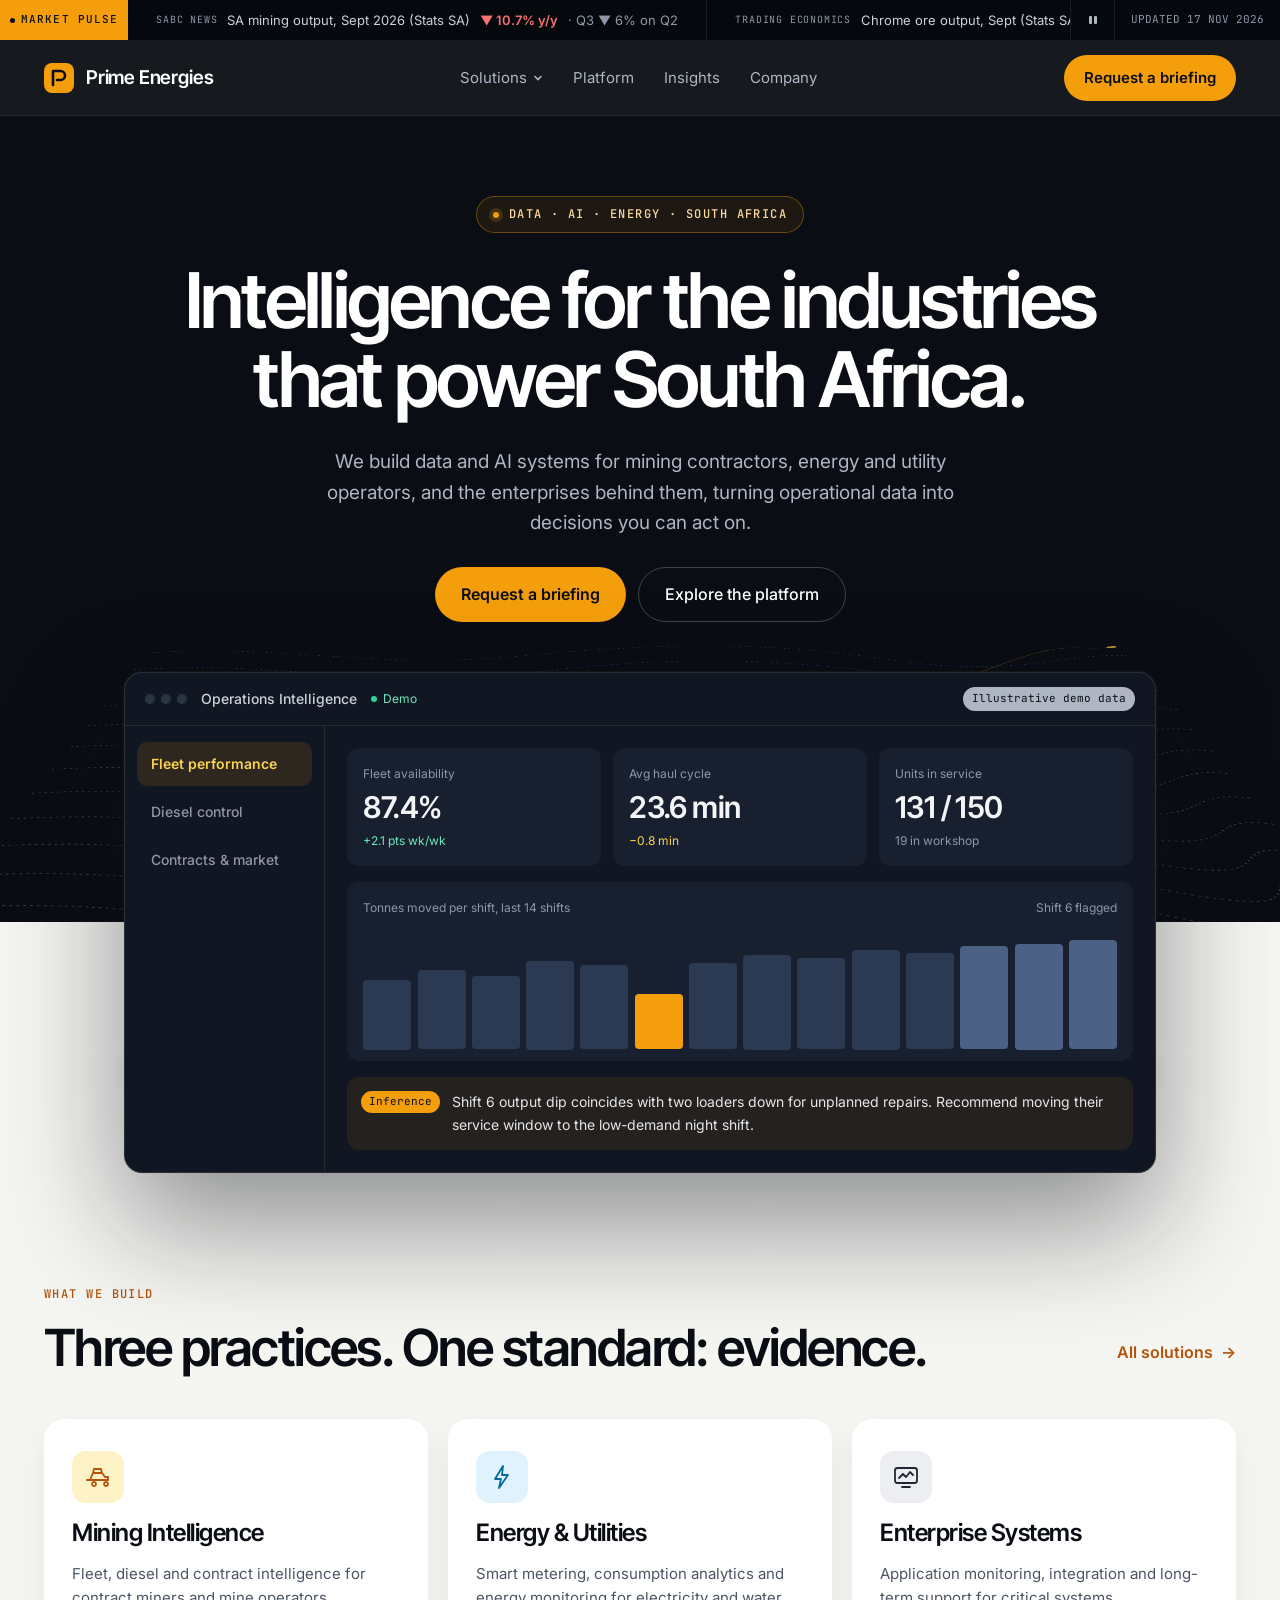
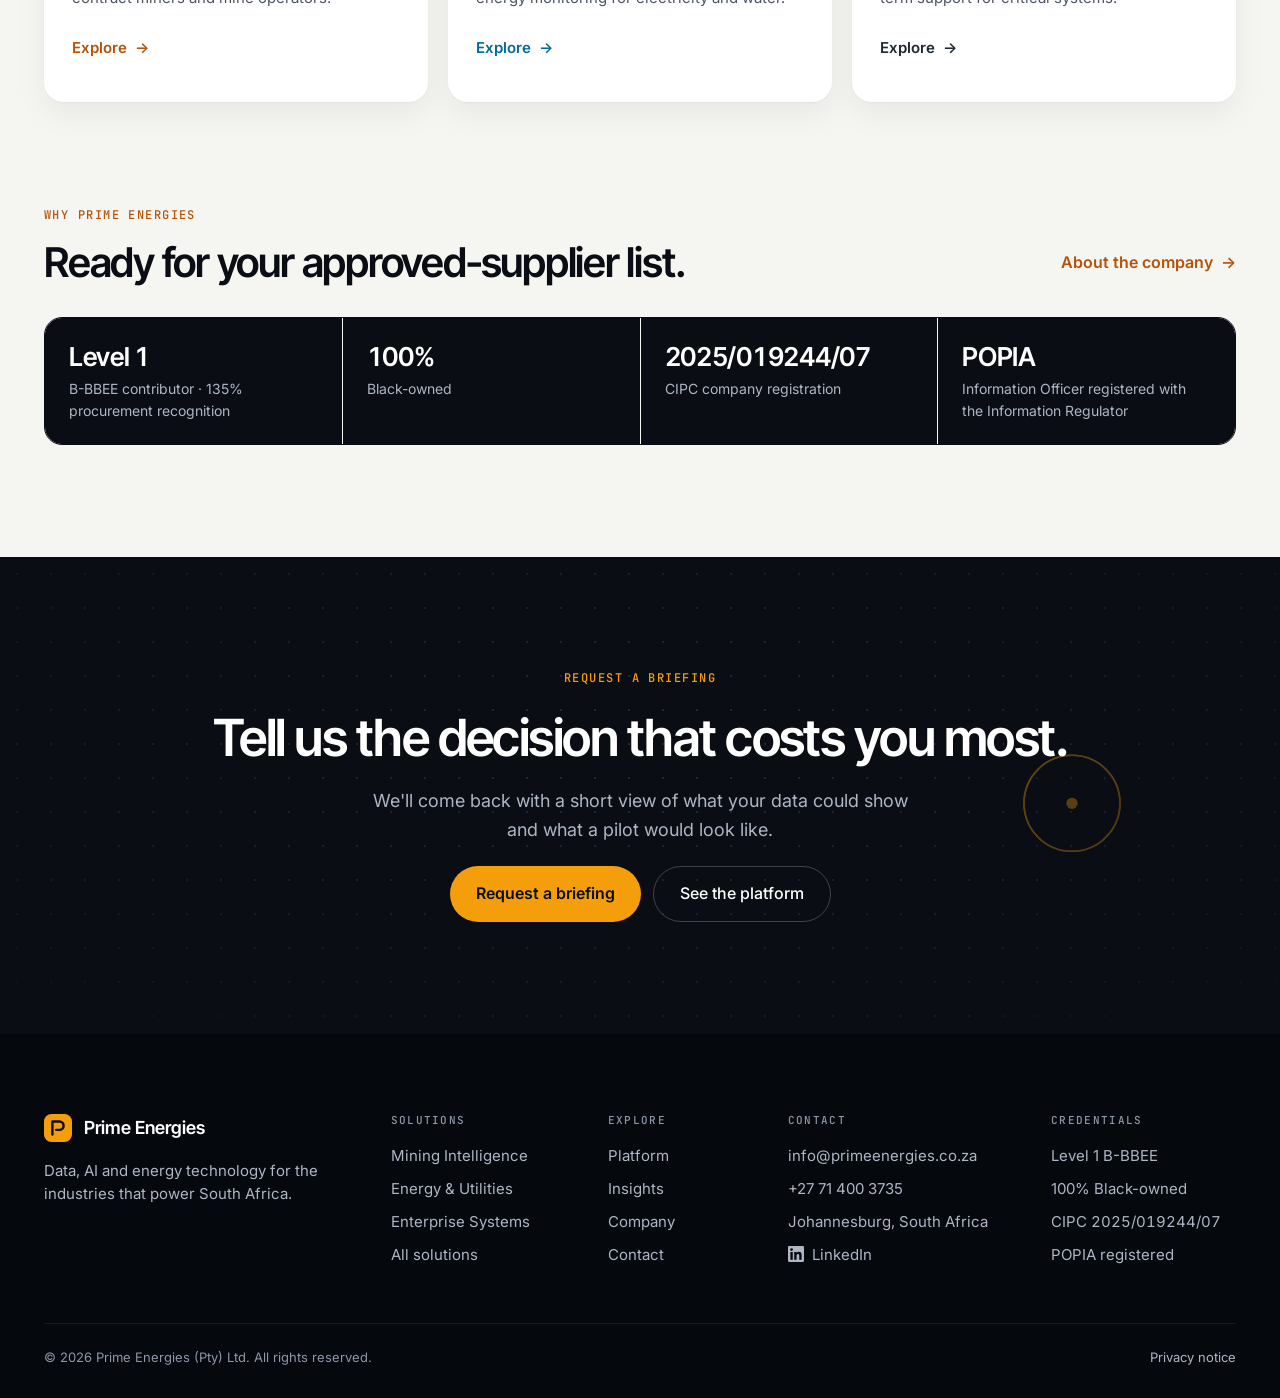
<file: index.html>
<!doctype html>
<html lang="en">
<head>
<meta charset="utf-8">
<meta name="viewport" content="width=device-width, initial-scale=1">
<meta name="format-detection" content="telephone=no, date=no, address=no, email=no">
<title>Prime Energies | Data and AI for mining and energy, South Africa</title>
<meta name="description" content="Prime Energies (Pty) Ltd is a Johannesburg technology company building data, software and AI for mining, energy and industrial operations. Level 1 B-BBEE.">
<meta property="og:title" content="Prime Energies | Data and AI for mining and energy, South Africa">
<meta property="og:description" content="Prime Energies (Pty) Ltd is a Johannesburg technology company building data, software and AI for mining, energy and industrial operations. Level 1 B-BBEE.">
<meta property="og:type" content="website">
<meta name="theme-color" content="#0A0E14">
<link rel="canonical" href="https://primeenergies.co.za/">
<meta property="og:url" content="https://primeenergies.co.za/">
<meta property="og:site_name" content="Prime Energies">
<meta property="og:image" content="https://primeenergies.co.za/assets/og-image.png">
<meta property="og:image:width" content="1200">
<meta property="og:image:height" content="630">
<meta name="twitter:card" content="summary_large_image">
<link rel="icon" href="favicon.ico" sizes="48x48">
<link rel="icon" href="assets/favicon-96.png" type="image/png" sizes="96x96">
<link rel="icon" href="assets/favicon-192.png" type="image/png" sizes="192x192">
<link rel="icon" href="assets/icon.svg" type="image/svg+xml">
<link rel="apple-touch-icon" href="assets/apple-touch-icon.png">
<script type="application/ld+json">{"@context": "https://schema.org", "@type": "Organization", "@id": "https://primeenergies.co.za/#organization", "name": "Prime Energies", "legalName": "Prime Energies (Pty) Ltd", "alternateName": ["Prime Energies South Africa", "Prime Energies (Pty) Ltd"], "description": "South African technology company building data, software and AI systems for mining, energy and industrial operations.", "url": "https://primeenergies.co.za/", "logo": {"@type": "ImageObject", "url": "https://primeenergies.co.za/assets/logo-512.png", "width": 512, "height": 512}, "email": "info@primeenergies.co.za", "telephone": "+27714003735", "foundingDate": "2025", "identifier": {"@type": "PropertyValue", "propertyID": "CIPC registration number", "value": "2025/019244/07"}, "address": {"@type": "PostalAddress", "addressLocality": "Johannesburg", "addressRegion": "Gauteng", "addressCountry": "ZA"}, "areaServed": {"@type": "Country", "name": "South Africa"}, "knowsAbout": ["Mining fleet and diesel analytics", "Fuel reconciliation", "Smart metering", "Energy analytics", "Application monitoring", "Artificial intelligence"], "sameAs": ["https://www.linkedin.com/company/prime-energies-za/"]}</script>
<script type="application/ld+json">{"@context": "https://schema.org", "@type": "WebSite", "@id": "https://primeenergies.co.za/#website", "name": "Prime Energies", "alternateName": ["Prime Energies South Africa", "primeenergies.co.za"], "url": "https://primeenergies.co.za/", "publisher": {"@id": "https://primeenergies.co.za/#organization"}}</script>
<noscript><style>.pe-menu-btn{display:none!important}.pe-hide-sm{display:flex!important;flex-wrap:wrap}</style></noscript>
<link rel="preconnect" href="https://fonts.googleapis.com">
<link rel="preconnect" href="https://fonts.gstatic.com" crossorigin="anonymous">
<link href="https://fonts.googleapis.com/css2?family=Inter+Tight:wght@500;600;700&amp;family=Inter:wght@400;500;600&amp;family=JetBrains+Mono:wght@400;500&amp;display=swap" rel="stylesheet">
<link rel="stylesheet" href="assets/site.css?v=202611172248">
</head>
<body>
<div style="min-height: 100vh; background-color: #F5F5F2; color: #0A0E14; font-family: Inter, system-ui, sans-serif; font-size: 16px; line-height: 1.6; overflow-x: clip">
<a class="pe-skip" href="#main">Skip to content</a><div class="pe-top" style="position: sticky; top: 0; z-index: 50"><div class="pe-ticker" role="region" aria-label="Mining market pulse" style="position: relative; z-index: 6; display: flex; align-items: stretch; background-color: #05080D; border-bottom: 1px solid rgba(255,255,255,.08); overflow: hidden">
<a href="insights.html" class="pe-pulse-tag" aria-label="Market Pulse: all news" style="flex-shrink: 0; display: flex; align-items: center; gap: 6px; padding: 0 10px; background-color: #F59E0B; color: #0A0E14; font-family: 'JetBrains Mono', monospace; font-size: 11px; font-weight: 500; letter-spacing: .1em; z-index: 2">
<span class="pe-live" style="width: 5px; height: 5px; border-radius: 50%; background-color: #0A0E14; display: inline-block"></span><span class="pe-hide-sm">MARKET PULSE</span><span class="pe-show-sm">PULSE</span></a>
<div style="flex: 1 1 auto; min-width: 0; overflow: hidden"><div class="pe-belt"><div style="display: flex; align-items: center; white-space: nowrap"><a href="https://www.sabcnews.com/sabcnews/sa-mining-production-plunges-by-10-7-year-on-year-in-september/" target="_blank" rel="noopener" class="pe-tick" style="display: inline-flex; align-items: center; gap: 10px; padding: 0 28px; border-right: 1px solid rgba(255,255,255,.08); font-size: 13px; min-height: 40px"><span style="font-family: 'JetBrains Mono', monospace; font-size: 10px; letter-spacing: .08em; color: #8D97A8">SABC NEWS</span><span>SA mining output, Sept 2026 (Stats SA)</span><span style="font-weight: 600; color: #F87171">▼ 10.7% y/y</span> <span style="color: #8D97A8">· Q3 ▼ 6% on Q2</span></a><a href="https://tradingeconomics.com/south-africa/mining-production" target="_blank" rel="noopener" class="pe-tick" style="display: inline-flex; align-items: center; gap: 10px; padding: 0 28px; border-right: 1px solid rgba(255,255,255,.08); font-size: 13px; min-height: 40px"><span style="font-family: 'JetBrains Mono', monospace; font-size: 10px; letter-spacing: .08em; color: #8D97A8">TRADING ECONOMICS</span><span>Chrome ore output, Sept (Stats SA)</span><span style="font-weight: 600; color: #34D399">▲ 13.1% y/y</span> <span style="color: #8D97A8">· Manganese ▲ 12.8%</span></a><a href="https://news.metal.com/newscontent/YYYMZWUZQALMFIA4WNA7RKLA23WEX3Q63YMIAIQ-south-africa-september-mining-output-falls-107-yoy-iron-ore-down-237" target="_blank" rel="noopener" class="pe-tick" style="display: inline-flex; align-items: center; gap: 10px; padding: 0 28px; border-right: 1px solid rgba(255,255,255,.08); font-size: 13px; min-height: 40px"><span style="font-family: 'JetBrains Mono', monospace; font-size: 10px; letter-spacing: .08em; color: #8D97A8">SMM</span><span>Iron ore output, Sept (Stats SA)</span><span style="font-weight: 600; color: #F87171">▼ 23.7% y/y</span> <span style="color: #8D97A8">· Diamonds ▼ 63.1%</span></a><a href="https://dfa.co.za/news/2026-11-16-iron-ore-and-diamond-output-slump-as-annual-mining-costs-rise/" target="_blank" rel="noopener" class="pe-tick" style="display: inline-flex; align-items: center; gap: 10px; padding: 0 28px; border-right: 1px solid rgba(255,255,255,.08); font-size: 13px; min-height: 40px"><span style="font-family: 'JetBrains Mono', monospace; font-size: 10px; letter-spacing: .08em; color: #8D97A8">DFA</span><span>Mining input cost inflation (Minerals Council)</span><span style="font-weight: 600; color: #FCD34D">▲ 4.9% y/y</span></a><a href="https://news.metal.com/newscontent/104191931-smm-chromium-daily-review-low-trading-activity-market-under-pressure" target="_blank" rel="noopener" class="pe-tick" style="display: inline-flex; align-items: center; gap: 10px; padding: 0 28px; border-right: 1px solid rgba(255,255,255,.08); font-size: 13px; min-height: 40px"><span style="font-family: 'JetBrains Mono', monospace; font-size: 10px; letter-spacing: .08em; color: #8D97A8">SMM</span><span>SA 40–42% chrome fines, CIF China</span><span style="font-weight: 600; color: #93C5FD">$255/t</span> <span style="color: #8D97A8">· Flat · 2 Nov</span></a><a href="https://www.miningweekly.com/article/merafe-ferrochrome-hits-61-000-t-year-to-date-mark-as-smelter-ramp-up-proceeds-2026-11-03" target="_blank" rel="noopener" class="pe-tick" style="display: inline-flex; align-items: center; gap: 10px; padding: 0 28px; border-right: 1px solid rgba(255,255,255,.08); font-size: 13px; min-height: 40px"><span style="font-family: 'JetBrains Mono', monospace; font-size: 10px; letter-spacing: .08em; color: #8D97A8">MINING WEEKLY</span><span>Merafe ferrochrome, 9 months</span><span style="font-weight: 600; color: #F87171">61,000 t</span> <span style="color: #8D97A8">· ▼ 46% y/y · smelters restarting</span></a><a href="https://www.sanews.gov.za/node/85531" target="_blank" rel="noopener" class="pe-tick" style="display: inline-flex; align-items: center; gap: 10px; padding: 0 28px; border-right: 1px solid rgba(255,255,255,.08); font-size: 13px; min-height: 40px"><span style="font-family: 'JetBrains Mono', monospace; font-size: 10px; letter-spacing: .08em; color: #8D97A8">SANEWS</span><span>Eskom days without load shedding</span><span style="font-weight: 600; color: #34D399">540+</span> <span style="color: #8D97A8">· 9 Nov</span></a><a href="https://www.miningmx.com/news/2026-11-11-why-south-africa-s-platinum-miners-are-piling-into-chrome/" target="_blank" rel="noopener" class="pe-tick" style="display: inline-flex; align-items: center; gap: 10px; padding: 0 28px; border-right: 1px solid rgba(255,255,255,.08); font-size: 13px; min-height: 40px"><span style="font-family: 'JetBrains Mono', monospace; font-size: 10px; letter-spacing: .08em; color: #8D97A8">MININGMX</span><span>PGM miners piling into chrome</span><span style="font-weight: 600; color: #93C5FD">11 Nov</span></a></div><div aria-hidden="true" style="display: flex; align-items: center; white-space: nowrap"><a href="https://www.sabcnews.com/sabcnews/sa-mining-production-plunges-by-10-7-year-on-year-in-september/" tabindex="-1" target="_blank" rel="noopener" class="pe-tick" style="display: inline-flex; align-items: center; gap: 10px; padding: 0 28px; border-right: 1px solid rgba(255,255,255,.08); font-size: 13px; min-height: 40px"><span style="font-family: 'JetBrains Mono', monospace; font-size: 10px; letter-spacing: .08em; color: #8D97A8">SABC NEWS</span><span>SA mining output, Sept 2026 (Stats SA)</span><span style="font-weight: 600; color: #F87171">▼ 10.7% y/y</span> <span style="color: #8D97A8">· Q3 ▼ 6% on Q2</span></a><a href="https://tradingeconomics.com/south-africa/mining-production" tabindex="-1" target="_blank" rel="noopener" class="pe-tick" style="display: inline-flex; align-items: center; gap: 10px; padding: 0 28px; border-right: 1px solid rgba(255,255,255,.08); font-size: 13px; min-height: 40px"><span style="font-family: 'JetBrains Mono', monospace; font-size: 10px; letter-spacing: .08em; color: #8D97A8">TRADING ECONOMICS</span><span>Chrome ore output, Sept (Stats SA)</span><span style="font-weight: 600; color: #34D399">▲ 13.1% y/y</span> <span style="color: #8D97A8">· Manganese ▲ 12.8%</span></a><a href="https://news.metal.com/newscontent/YYYMZWUZQALMFIA4WNA7RKLA23WEX3Q63YMIAIQ-south-africa-september-mining-output-falls-107-yoy-iron-ore-down-237" tabindex="-1" target="_blank" rel="noopener" class="pe-tick" style="display: inline-flex; align-items: center; gap: 10px; padding: 0 28px; border-right: 1px solid rgba(255,255,255,.08); font-size: 13px; min-height: 40px"><span style="font-family: 'JetBrains Mono', monospace; font-size: 10px; letter-spacing: .08em; color: #8D97A8">SMM</span><span>Iron ore output, Sept (Stats SA)</span><span style="font-weight: 600; color: #F87171">▼ 23.7% y/y</span> <span style="color: #8D97A8">· Diamonds ▼ 63.1%</span></a><a href="https://dfa.co.za/news/2026-11-16-iron-ore-and-diamond-output-slump-as-annual-mining-costs-rise/" tabindex="-1" target="_blank" rel="noopener" class="pe-tick" style="display: inline-flex; align-items: center; gap: 10px; padding: 0 28px; border-right: 1px solid rgba(255,255,255,.08); font-size: 13px; min-height: 40px"><span style="font-family: 'JetBrains Mono', monospace; font-size: 10px; letter-spacing: .08em; color: #8D97A8">DFA</span><span>Mining input cost inflation (Minerals Council)</span><span style="font-weight: 600; color: #FCD34D">▲ 4.9% y/y</span></a><a href="https://news.metal.com/newscontent/104191931-smm-chromium-daily-review-low-trading-activity-market-under-pressure" tabindex="-1" target="_blank" rel="noopener" class="pe-tick" style="display: inline-flex; align-items: center; gap: 10px; padding: 0 28px; border-right: 1px solid rgba(255,255,255,.08); font-size: 13px; min-height: 40px"><span style="font-family: 'JetBrains Mono', monospace; font-size: 10px; letter-spacing: .08em; color: #8D97A8">SMM</span><span>SA 40–42% chrome fines, CIF China</span><span style="font-weight: 600; color: #93C5FD">$255/t</span> <span style="color: #8D97A8">· Flat · 2 Nov</span></a><a href="https://www.miningweekly.com/article/merafe-ferrochrome-hits-61-000-t-year-to-date-mark-as-smelter-ramp-up-proceeds-2026-11-03" tabindex="-1" target="_blank" rel="noopener" class="pe-tick" style="display: inline-flex; align-items: center; gap: 10px; padding: 0 28px; border-right: 1px solid rgba(255,255,255,.08); font-size: 13px; min-height: 40px"><span style="font-family: 'JetBrains Mono', monospace; font-size: 10px; letter-spacing: .08em; color: #8D97A8">MINING WEEKLY</span><span>Merafe ferrochrome, 9 months</span><span style="font-weight: 600; color: #F87171">61,000 t</span> <span style="color: #8D97A8">· ▼ 46% y/y · smelters restarting</span></a><a href="https://www.sanews.gov.za/node/85531" tabindex="-1" target="_blank" rel="noopener" class="pe-tick" style="display: inline-flex; align-items: center; gap: 10px; padding: 0 28px; border-right: 1px solid rgba(255,255,255,.08); font-size: 13px; min-height: 40px"><span style="font-family: 'JetBrains Mono', monospace; font-size: 10px; letter-spacing: .08em; color: #8D97A8">SANEWS</span><span>Eskom days without load shedding</span><span style="font-weight: 600; color: #34D399">540+</span> <span style="color: #8D97A8">· 9 Nov</span></a><a href="https://www.miningmx.com/news/2026-11-11-why-south-africa-s-platinum-miners-are-piling-into-chrome/" tabindex="-1" target="_blank" rel="noopener" class="pe-tick" style="display: inline-flex; align-items: center; gap: 10px; padding: 0 28px; border-right: 1px solid rgba(255,255,255,.08); font-size: 13px; min-height: 40px"><span style="font-family: 'JetBrains Mono', monospace; font-size: 10px; letter-spacing: .08em; color: #8D97A8">MININGMX</span><span>PGM miners piling into chrome</span><span style="font-weight: 600; color: #93C5FD">11 Nov</span></a></div></div></div>
<button type="button" class="pe-tick-pause" aria-pressed="false" aria-label="Pause news ticker" style="flex-shrink: 0; width: 44px; min-height: 34px; display: flex; align-items: center; justify-content: center; background-color: #05080D; border: none; border-left: 1px solid rgba(255,255,255,.08); color: #AEB6C4; cursor: pointer; z-index: 2"><svg width="12" height="12" viewBox="0 0 12 12" aria-hidden="true"><rect x="2" y="2" width="3" height="8" rx="1" fill="currentColor"></rect><rect x="7" y="2" width="3" height="8" rx="1" fill="currentColor"></rect></svg></button>
<div class="pe-hide-sm" style="flex-shrink: 0; display: flex; align-items: center; padding: 0 16px; font-family: 'JetBrains Mono', monospace; font-size: 11px; color: #8D97A8; border-left: 1px solid rgba(255,255,255,.08); background-color: #05080D; z-index: 2">UPDATED 17 NOV 2026</div>
</div>
<!--/ticker--><header class="pe-header" style="position: relative; z-index: 50; background-color: rgba(10,14,20,.95); -webkit-backdrop-filter: blur(14px); backdrop-filter: blur(14px); border-bottom: 1px solid rgba(255,255,255,.07)">
<nav aria-label="Main" style="max-width: 1240px; margin: 0 auto; padding: 14px 24px; display: flex; align-items: center; justify-content: space-between; gap: 24px; flex-wrap: wrap">
<a href="index.html" style="display: flex; align-items: center; gap: 12px; color: #FFFFFF">
<svg width="30" height="30" viewBox="0 0 30 30" aria-hidden="true"><rect width="30" height="30" rx="8" fill="#F59E0B"></rect><path d="M9 22V8h7.5a4.5 4.5 0 0 1 0 9H13" fill="none" stroke="#0A0E14" stroke-width="2.6" stroke-linecap="round" stroke-linejoin="round"></path></svg>
<span style="font-family: 'Inter Tight', sans-serif; font-weight: 600; font-size: 19px; letter-spacing: -.01em">Prime Energies</span>
</a>
<div class="pe-hide-sm" style="display: flex; align-items: center; gap: 30px; font-size: 15px"><div class="pe-dd"><a href="solutions.html" class="pe-navlink" style="color: #AEB6C4; display: inline-flex; align-items: center; gap: 6px; min-height: 44px">Solutions<svg width="10" height="10" viewBox="0 0 10 10" aria-hidden="true"><path d="M2 3.5l3 3 3-3" fill="none" stroke="currentColor" stroke-width="1.6" stroke-linecap="round"></path></svg></a><div class="pe-dd-menu"><a href="mining-intelligence.html"><span>Mining Intelligence</span><small>Fleet, diesel and contract intelligence</small></a><a href="energy-utilities.html"><span>Energy &amp; Utilities</span><small>Smart metering and energy analytics</small></a><a href="enterprise-systems.html"><span>Enterprise Systems</span><small>Monitoring, integration and support</small></a><a href="solutions.html" class="pe-dd-all">All solutions</a></div></div><a href="platform.html" class="pe-navlink" style="color: #AEB6C4">Platform</a><a href="insights.html" class="pe-navlink" style="color: #AEB6C4">Insights</a><a href="company.html" class="pe-navlink" style="color: #AEB6C4">Company</a></div>
<button type="button" class="pe-menu-btn" aria-expanded="false" aria-controls="pe-mobile-menu"><span class="pe-burger" aria-hidden="true"><i></i><i></i><i></i></span>Menu</button><a href="contact.html" class="pe-btn" style="background-color: #F59E0B; color: #0A0E14; font-weight: 600; font-size: 15px; padding: 11px 20px; border-radius: 999px; min-height: 44px; display: inline-flex; align-items: center">Request a briefing</a>
</nav>
<nav id="pe-mobile-menu" class="pe-mobile-menu" aria-label="Mobile" hidden><a class="pe-mm-link" href="index.html" aria-current="page">Home<svg width="16" height="16" viewBox="0 0 16 16" aria-hidden="true"><path d="M6 3l5 5-5 5" fill="none" stroke="currentColor" stroke-width="1.8" stroke-linecap="round" stroke-linejoin="round"></path></svg></a><a class="pe-mm-link" href="solutions.html">Solutions<svg width="16" height="16" viewBox="0 0 16 16" aria-hidden="true"><path d="M6 3l5 5-5 5" fill="none" stroke="currentColor" stroke-width="1.8" stroke-linecap="round" stroke-linejoin="round"></path></svg></a><div class="pe-mm-sub"><a href="mining-intelligence.html">Mining Intelligence</a><a href="energy-utilities.html">Energy &amp; Utilities</a><a href="enterprise-systems.html">Enterprise Systems</a></div><a class="pe-mm-link" href="platform.html">Platform<svg width="16" height="16" viewBox="0 0 16 16" aria-hidden="true"><path d="M6 3l5 5-5 5" fill="none" stroke="currentColor" stroke-width="1.8" stroke-linecap="round" stroke-linejoin="round"></path></svg></a><a class="pe-mm-link" href="insights.html">Insights<svg width="16" height="16" viewBox="0 0 16 16" aria-hidden="true"><path d="M6 3l5 5-5 5" fill="none" stroke="currentColor" stroke-width="1.8" stroke-linecap="round" stroke-linejoin="round"></path></svg></a><a class="pe-mm-link" href="company.html">Company<svg width="16" height="16" viewBox="0 0 16 16" aria-hidden="true"><path d="M6 3l5 5-5 5" fill="none" stroke="currentColor" stroke-width="1.8" stroke-linecap="round" stroke-linejoin="round"></path></svg></a><a class="pe-mm-link" href="contact.html">Contact<svg width="16" height="16" viewBox="0 0 16 16" aria-hidden="true"><path d="M6 3l5 5-5 5" fill="none" stroke="currentColor" stroke-width="1.8" stroke-linecap="round" stroke-linejoin="round"></path></svg></a><a class="pe-mm-cta" href="contact.html">Request a briefing</a><div class="pe-mm-foot"><a href="mailto:info@primeenergies.co.za">info@primeenergies.co.za</a><a href="tel:+27714003735">+27 71 400 3735</a></div></nav>
</header>
</div><main id="main" tabindex="-1" style="outline: none"><section id="top" style="position: relative; background-color: #0A0E14; color: #F3F4F6; overflow: hidden">
<div aria-hidden="true" style="position: absolute; inset: 0; overflow: hidden; pointer-events: none"><div class="pe-kb" style="position: absolute; left: -10%; right: -10%; bottom: -8%; height: 80%; perspective: 900px; -webkit-mask-image: linear-gradient(to top, #000 35%, transparent 95%); mask-image: linear-gradient(to top, #000 35%, transparent 95%)">
<svg viewBox="0 0 1600 700" preserveAspectRatio="none" style="width: 100%; height: 100%; transform: rotateX(56deg); transform-origin: 50% 100%">
<g class="pe-terrain" stroke="#3B4A63" stroke-width="1.3"><path d="M0 40 C 200 10, 380 90, 600 50 S 1000 0, 1200 60 S 1500 30, 1600 50"></path><path d="M0 90 C 220 60, 400 150, 620 100 S 1020 50, 1220 110 S 1500 80, 1600 100"></path><path d="M0 140 C 240 110, 420 210, 640 150 S 1040 100, 1240 160 S 1500 130, 1600 150"></path><path d="M0 190 C 260 160, 440 270, 660 200 S 1060 150, 1260 210 S 1500 180, 1600 200"></path><path d="M0 240 C 280 210, 460 330, 680 250 S 1080 200, 1280 260 S 1500 230, 1600 250"></path><path d="M0 290 C 300 260, 480 390, 700 300 S 1100 250, 1300 310 S 1500 280, 1600 300"></path><path d="M0 340 C 320 310, 500 450, 720 350 S 1120 300, 1320 360 S 1500 330, 1600 350"></path><path d="M0 390 C 340 360, 520 510, 740 400 S 1140 350, 1340 410 S 1500 380, 1600 400"></path><path d="M0 440 C 360 410, 540 570, 760 450 S 1160 400, 1360 460 S 1500 430, 1600 450"></path><path d="M0 490 C 380 460, 560 630, 780 500 S 1180 450, 1380 510 S 1500 480, 1600 500"></path><path d="M0 540 C 400 510, 580 690, 800 550 S 1200 500, 1400 560 S 1500 530, 1600 550"></path><path d="M0 590 C 420 560, 600 750, 820 600 S 1220 550, 1420 610 S 1500 580, 1600 600"></path><path d="M0 640 C 440 610, 620 810, 840 650 S 1240 600, 1440 660 S 1500 630, 1600 650"></path></g>
<path class="pe-route" d="M120 680 C 340 560, 520 470, 720 400 S 1080 260, 1300 120 S 1500 40, 1580 20" fill="none" stroke="#F59E0B" stroke-width="5" stroke-linecap="round"></path>
<path class="pe-route2" d="M120 680 C 340 560, 520 470, 720 400 S 1080 260, 1300 120 S 1500 40, 1580 20" fill="none" stroke="#FCD34D" stroke-width="4" stroke-linecap="round"></path>
<path d="M120 680 C 340 560, 520 470, 720 400 S 1080 260, 1300 120 S 1500 40, 1580 20" fill="none" stroke="#F59E0B" stroke-width="1.2" opacity=".35"></path>
<circle cx="720" cy="400" r="9" fill="#F59E0B" class="pe-live"></circle>
<circle cx="1300" cy="120" r="7" fill="#F59E0B" class="pe-live" style="animation-delay: .6s"></circle>
<circle cx="340" cy="562" r="7" fill="#F59E0B" class="pe-live" style="animation-delay: 1.2s"></circle>
</svg></div></div>
<div class="pe-in" style="position: relative; z-index: 2; max-width: 1240px; margin: 0 auto; padding: 80px 24px 300px; display: flex; flex-direction: column; align-items: center; text-align: center; gap: 28px">
<span class="pe-pill"><span class="pe-live pe-pill-dot"></span>Data · AI · Energy · South Africa</span>
<h1 style="margin: 0; max-width: 980px; font-family: 'Inter Tight', sans-serif; font-weight: 600; font-size: clamp(42px, 6vw, 84px); line-height: 1.03; letter-spacing: -.035em; color: #FFFFFF">Intelligence for the industries that power South Africa.</h1>
<p style="margin: 0; max-width: 640px; font-size: 19px; color: #AEB6C4">We build data and AI systems for mining contractors, energy and utility operators, and the enterprises behind them, turning operational data into decisions you can act on.</p>
<div style="display: flex; flex-wrap: wrap; gap: 12px; justify-content: center"><a href="contact.html" class="pe-btn" style="background-color: #F59E0B; color: #0A0E14; font-weight: 600; padding: 14px 26px; border-radius: 999px; min-height: 50px; display: inline-flex; align-items: center">Request a briefing</a><a href="platform.html" class="pe-ghost" style="border: 1px solid rgba(255,255,255,.22); color: #FFFFFF; font-weight: 500; padding: 14px 26px; border-radius: 999px; min-height: 50px; display: inline-flex; align-items: center">Explore the platform</a></div>
</div>
</section>
<!-- ================= FLOATING PLATFORM CONSOLE ================= -->
<section id="platform" data-console aria-label="Platform preview" style="position: relative; z-index: 3; max-width: 1080px; margin: -250px auto 0; padding: 0 24px">
<div class="pe-float" style="background-color: #111722; color: #F3F4F6; border: 1px solid rgba(255,255,255,.1); border-radius: 18px; overflow: hidden; box-shadow: 0 50px 120px rgba(10,14,20,.45), 0 0 0 1px rgba(245,158,11,.06)">
<div style="display: flex; align-items: center; justify-content: space-between; gap: 12px; padding: 14px 20px; border-bottom: 1px solid rgba(255,255,255,.08); flex-wrap: wrap">
<div style="display: flex; align-items: center; gap: 14px">
<div aria-hidden="true" style="display: flex; gap: 6px"><span style="width: 10px; height: 10px; border-radius: 50%; background-color: #2A3342; display: block"></span><span style="width: 10px; height: 10px; border-radius: 50%; background-color: #2A3342; display: block"></span><span style="width: 10px; height: 10px; border-radius: 50%; background-color: #2A3342; display: block"></span></div>
<span style="font-size: 14px; font-weight: 500; color: #CBD2DD">Operations Intelligence</span>
<span style="display: inline-flex; align-items: center; gap: 6px; font-size: 12px; color: #6EE7B7"><span class="pe-live" style="width: 6px; height: 6px; border-radius: 50%; background-color: #34D399; display: inline-block"></span>Demo</span>
</div>
<span style="font-family: 'JetBrains Mono', monospace; font-size: 11px; color: #0A0E14; background-color: #AEB6C4; padding: 3px 9px; border-radius: 999px">Illustrative demo data</span>
</div>

<div style="display: flex; flex-wrap: wrap">
<!-- side tabs -->
<div role="group" aria-label="Console view" style="flex: 1 1 200px; max-width: 240px; min-width: 0; padding: 16px 12px; border-right: 1px solid rgba(255,255,255,.08); display: flex; flex-direction: column; gap: 4px">
<button type="button" class="pe-tabbtn" data-tab="fleet" aria-controls="pe-panel-fleet" aria-pressed="true">Fleet performance</button><button type="button" class="pe-tabbtn" data-tab="diesel" aria-controls="pe-panel-diesel" aria-pressed="false">Diesel control</button><button type="button" class="pe-tabbtn" data-tab="market" aria-controls="pe-panel-market" aria-pressed="false">Contracts &amp; market</button>
</div>

<div style="flex: 999 1 520px; min-width: 0; padding: 22px; min-height: 380px">
<div data-panel="fleet" id="pe-panel-fleet" aria-live="polite">
<div style="display: flex; flex-direction: column; gap: 16px">
<div style="display: grid; grid-template-columns: repeat(3, minmax(0, 1fr)); gap: 12px">
<div style="background-color: #182030; border-radius: 12px; padding: 16px"><div style="font-size: 12px; color: #8D97A8">Fleet availability</div><div style="font-family: 'Inter Tight', sans-serif; font-size: 30px; font-weight: 600; letter-spacing: -.02em">87.4%</div><div style="font-size: 12px; color: #6EE7B7">+2.1 pts wk/wk</div></div>
<div style="background-color: #182030; border-radius: 12px; padding: 16px"><div style="font-size: 12px; color: #8D97A8">Avg haul cycle</div><div style="font-family: 'Inter Tight', sans-serif; font-size: 30px; font-weight: 600; letter-spacing: -.02em">23.6 min</div><div style="font-size: 12px; color: #FCD34D">−0.8 min</div></div>
<div style="background-color: #182030; border-radius: 12px; padding: 16px"><div style="font-size: 12px; color: #8D97A8">Units in service</div><div style="font-family: 'Inter Tight', sans-serif; font-size: 30px; font-weight: 600; letter-spacing: -.02em">131 / 150</div><div style="font-size: 12px; color: #8D97A8">19 in workshop</div></div>
</div>
<div style="background-color: #182030; border-radius: 12px; padding: 16px 16px 12px">
<div style="display: flex; justify-content: space-between; font-size: 12px; color: #8D97A8"><span>Tonnes moved per shift, last 14 shifts</span><span>Shift 6 flagged</span></div>
<div aria-hidden="true" style="display: flex; align-items: flex-end; gap: 6px; height: 120px; margin-top: 12px">
<div class="pe-bar" style="flex: 1; height: 58%; background-color: #2B3A52; border-radius: 4px; animation-delay: .05s"></div>
<div class="pe-bar" style="flex: 1; height: 66%; background-color: #2B3A52; border-radius: 4px; animation-delay: .1s"></div>
<div class="pe-bar" style="flex: 1; height: 61%; background-color: #2B3A52; border-radius: 4px; animation-delay: .15s"></div>
<div class="pe-bar" style="flex: 1; height: 74%; background-color: #2B3A52; border-radius: 4px; animation-delay: .2s"></div>
<div class="pe-bar" style="flex: 1; height: 70%; background-color: #2B3A52; border-radius: 4px; animation-delay: .25s"></div>
<div class="pe-bar" style="flex: 1; height: 46%; background-color: #F59E0B; border-radius: 4px; animation-delay: .3s"></div>
<div class="pe-bar" style="flex: 1; height: 72%; background-color: #2B3A52; border-radius: 4px; animation-delay: .35s"></div>
<div class="pe-bar" style="flex: 1; height: 79%; background-color: #2B3A52; border-radius: 4px; animation-delay: .4s"></div>
<div class="pe-bar" style="flex: 1; height: 76%; background-color: #2B3A52; border-radius: 4px; animation-delay: .45s"></div>
<div class="pe-bar" style="flex: 1; height: 83%; background-color: #2B3A52; border-radius: 4px; animation-delay: .5s"></div>
<div class="pe-bar" style="flex: 1; height: 80%; background-color: #2B3A52; border-radius: 4px; animation-delay: .55s"></div>
<div class="pe-bar" style="flex: 1; height: 86%; background-color: #4B6286; border-radius: 4px; animation-delay: .6s"></div>
<div class="pe-bar" style="flex: 1; height: 88%; background-color: #4B6286; border-radius: 4px; animation-delay: .65s"></div>
<div class="pe-bar" style="flex: 1; height: 91%; background-color: #4B6286; border-radius: 4px; animation-delay: .7s"></div>
</div>
</div>
<div style="display: flex; gap: 12px; align-items: flex-start; font-size: 14px; color: #E5E7EB; background-color: rgba(245,158,11,.08); border-radius: 12px; padding: 14px">
<span style="font-family: 'JetBrains Mono', monospace; font-size: 11px; color: #0A0E14; background-color: #F59E0B; padding: 2px 8px; border-radius: 999px; white-space: nowrap">Inference</span>
<span>Shift 6 output dip coincides with two loaders down for unplanned repairs. Recommend moving their service window to the low-demand night shift.</span>
</div>
</div>
</div>

<div data-panel="diesel" id="pe-panel-diesel" aria-live="polite" hidden>
<div style="display: flex; flex-direction: column; gap: 16px">
<div style="display: grid; grid-template-columns: repeat(3, minmax(0, 1fr)); gap: 12px">
<div style="background-color: #182030; border-radius: 12px; padding: 16px"><div style="font-size: 12px; color: #8D97A8">Litres per tonne</div><div style="font-family: 'Inter Tight', sans-serif; font-size: 30px; font-weight: 600; letter-spacing: -.02em">0.62</div><div style="font-size: 12px; color: #6EE7B7">−4% vs plan</div></div>
<div style="background-color: #182030; border-radius: 12px; padding: 16px"><div style="font-size: 12px; color: #8D97A8">Idle burn today</div><div style="font-family: 'Inter Tight', sans-serif; font-size: 30px; font-weight: 600; letter-spacing: -.02em">1,840 L</div><div style="font-size: 12px; color: #FCD34D">Above baseline</div></div>
<div style="background-color: #182030; border-radius: 12px; padding: 16px"><div style="font-size: 12px; color: #8D97A8">Open anomalies</div><div style="font-family: 'Inter Tight', sans-serif; font-size: 30px; font-weight: 600; letter-spacing: -.02em">3</div><div style="font-size: 12px; color: #8D97A8">2 need review</div></div>
</div>
<div style="background-color: #182030; border-radius: 12px; padding: 16px">
<div style="display: flex; justify-content: space-between; font-size: 12px; color: #8D97A8"><span>Fuel issued vs expected burn</span><span>Unit HT-14</span></div>
<svg viewBox="0 0 520 120" role="img" aria-label="Demo chart: fuel issued tracks expected burn until a spike on day 9" style="width: 100%; height: 120px; margin-top: 8px">
<polyline class="pe-spark" points="0,90 40,86 80,88 120,82 160,84 200,80 240,83 280,78 320,30 360,79 400,76 440,78 480,74 520,72" fill="none" stroke="#F59E0B" stroke-width="2.5" stroke-linejoin="round"></polyline>
<polyline points="0,92 40,89 80,90 120,86 160,87 200,84 240,85 280,82 320,81 360,80 400,79 440,78 480,77 520,75" fill="none" stroke="#6B7A93" stroke-width="1.5" stroke-dasharray="4 5"></polyline>
<circle cx="320" cy="30" r="7" fill="none" stroke="#F59E0B" stroke-width="2" class="pe-live"></circle>
</svg>
</div>
<div style="display: flex; gap: 12px; align-items: flex-start; font-size: 14px; color: #E5E7EB; background-color: rgba(245,158,11,.08); border-radius: 12px; padding: 14px">
<span style="font-family: 'JetBrains Mono', monospace; font-size: 11px; color: #0A0E14; background-color: #F59E0B; padding: 2px 8px; border-radius: 999px; white-space: nowrap">Flag</span>
<span>Day 9: 410 L issued to HT-14 against roughly 150 L of expected burn. Check the bowser log and fuel-card record before the next reconciliation.</span>
</div>
</div>
</div>

<div data-panel="market" id="pe-panel-market" aria-live="polite" hidden>
<div style="display: flex; flex-direction: column; gap: 10px">
<div style="font-size: 12px; color: #8D97A8">Signals relevant to your contracts, sourced and graded</div>
<div style="display: flex; gap: 14px; align-items: flex-start; background-color: #182030; border-radius: 12px; padding: 14px 16px"><span style="font-family: 'JetBrains Mono', monospace; font-size: 11px; color: #0A0E14; background-color: #CBD2DD; padding: 2px 8px; border-radius: 999px; min-width: 92px; text-align: center">Fact</span><div style="display: flex; flex-direction: column"><span style="font-size: 15px">New mining-right notice published in your operating region</span><span style="font-size: 12px; color: #8D97A8">Source: regulator notice · linked</span></div></div>
<div style="display: flex; gap: 14px; align-items: flex-start; background-color: #182030; border-radius: 12px; padding: 14px 16px"><span style="font-family: 'JetBrains Mono', monospace; font-size: 11px; color: #0A0E14; background-color: #CBD2DD; padding: 2px 8px; border-radius: 999px; min-width: 92px; text-align: center">Fact</span><div style="display: flex; flex-direction: column"><span style="font-size: 15px">Client results: production guidance revised for next half-year</span><span style="font-size: 12px; color: #8D97A8">Source: company announcement · linked</span></div></div>
<div style="display: flex; gap: 14px; align-items: flex-start; background-color: #182030; border-radius: 12px; padding: 14px 16px"><span style="font-family: 'JetBrains Mono', monospace; font-size: 11px; color: #0A0E14; background-color: #FCD34D; padding: 2px 8px; border-radius: 999px; min-width: 92px; text-align: center">Inference</span><div style="display: flex; flex-direction: column"><span style="font-size: 15px">Higher guidance implies more opencast volume, likely a contract scope increase</span><span style="font-size: 12px; color: #8D97A8">Based on the two facts above</span></div></div>
<div style="display: flex; gap: 14px; align-items: flex-start; background-color: #182030; border-radius: 12px; padding: 14px 16px"><span style="font-family: 'JetBrains Mono', monospace; font-size: 11px; color: #0A0E14; background-color: #F59E0B; padding: 2px 8px; border-radius: 999px; min-width: 92px; text-align: center">Action</span><div style="display: flex; flex-direction: column"><span style="font-size: 15px">Prepare a capacity proposal before the client issues its next tender</span><span style="font-size: 12px; color: #8D97A8">Owner: business development</span></div></div>
</div>
</div>
</div>
</div>
</div>
</section>


<section style="max-width: 1240px; margin: 0 auto; padding: 112px 24px 104px; display: flex; flex-direction: column; gap: 44px">
<div style="display: flex; flex-wrap: wrap; gap: 24px; justify-content: space-between; align-items: flex-end">
<div style="flex: 1 1 520px; min-width: 0; display: flex; flex-direction: column; gap: 16px"><span style="font-family: 'JetBrains Mono', monospace; font-size: 12px; font-weight: 500; letter-spacing: .12em; text-transform: uppercase; color: #B45309">What we build</span><h2 style="margin: 0; font-family: 'Inter Tight', sans-serif; font-weight: 600; font-size: clamp(34px, 4vw, 56px); line-height: 1.06; letter-spacing: -.03em">Three practices. One standard: evidence.</h2></div>
<a href="solutions.html" class="pe-more" style="display: inline-flex; align-items: center; gap: 8px; color: #B45309; font-weight: 600">All solutions<span aria-hidden="true">→</span></a>
</div>
<div style="display: grid; grid-template-columns: repeat(auto-fit, minmax(280px, 1fr)); gap: 20px"><a href="mining-intelligence.html" class="pe-card pe-in pe-d1" style="color: #0A0E14; background-color: #FFFFFF; border-radius: 20px; padding: 32px 28px; display: flex; flex-direction: column; gap: 16px; box-shadow: 0 1px 2px rgba(10,14,20,.04), 0 12px 32px rgba(10,14,20,.06)"><div style="width: 52px; height: 52px; border-radius: 14px; background-color: #FEF3C7; display: flex; align-items: center; justify-content: center"><svg width="28" height="28" viewBox="0 0 28 28" aria-hidden="true"><path d="M3 17h3l3-7h9l3 4h3v3H3zM9 10l1-4h7l1 4M8 21a2 2 0 1 0 0-.01M20 21a2 2 0 1 0 0-.01" fill="none" stroke="#B45309" stroke-width="1.8" stroke-linejoin="round" stroke-linecap="round"></path></svg></div><h3 style="margin: 0; font-family: 'Inter Tight', sans-serif; font-size: 24px; font-weight: 600; letter-spacing: -.02em">Mining Intelligence</h3><span style="color: #4B5563; font-size: 15px">Fleet, diesel and contract intelligence for contract miners and mine operators.</span><span class="pe-more" style="display: inline-flex; align-items: center; gap: 8px; color: #B45309; font-weight: 600; font-size: 15px; margin-top: auto">Explore<span aria-hidden="true">→</span></span></a><a href="energy-utilities.html" class="pe-card pe-in pe-d2" style="color: #0A0E14; background-color: #FFFFFF; border-radius: 20px; padding: 32px 28px; display: flex; flex-direction: column; gap: 16px; box-shadow: 0 1px 2px rgba(10,14,20,.04), 0 12px 32px rgba(10,14,20,.06)"><div style="width: 52px; height: 52px; border-radius: 14px; background-color: #E0F2FE; display: flex; align-items: center; justify-content: center"><svg width="28" height="28" viewBox="0 0 28 28" aria-hidden="true"><path d="M15 3 7 16h6l-2 9 9-13h-6z" fill="none" stroke="#0369A1" stroke-width="1.8" stroke-linejoin="round"></path></svg></div><h3 style="margin: 0; font-family: 'Inter Tight', sans-serif; font-size: 24px; font-weight: 600; letter-spacing: -.02em">Energy &amp; Utilities</h3><span style="color: #4B5563; font-size: 15px">Smart metering, consumption analytics and energy monitoring for electricity and water.</span><span class="pe-more" style="display: inline-flex; align-items: center; gap: 8px; color: #0369A1; font-weight: 600; font-size: 15px; margin-top: auto">Explore<span aria-hidden="true">→</span></span></a><a href="enterprise-systems.html" class="pe-card pe-in pe-d3" style="color: #0A0E14; background-color: #FFFFFF; border-radius: 20px; padding: 32px 28px; display: flex; flex-direction: column; gap: 16px; box-shadow: 0 1px 2px rgba(10,14,20,.04), 0 12px 32px rgba(10,14,20,.06)"><div style="width: 52px; height: 52px; border-radius: 14px; background-color: #EDEEF1; display: flex; align-items: center; justify-content: center"><svg width="28" height="28" viewBox="0 0 28 28" aria-hidden="true"><rect x="3" y="5" width="22" height="15" rx="2.5" fill="none" stroke="#1F2733" stroke-width="1.8"></rect><path d="M7 15l4-4 3 3 4-5 3 3M10 24h8" fill="none" stroke="#1F2733" stroke-width="1.8" stroke-linecap="round" stroke-linejoin="round"></path></svg></div><h3 style="margin: 0; font-family: 'Inter Tight', sans-serif; font-size: 24px; font-weight: 600; letter-spacing: -.02em">Enterprise Systems</h3><span style="color: #4B5563; font-size: 15px">Application monitoring, integration and long-term support for critical systems.</span><span class="pe-more" style="display: inline-flex; align-items: center; gap: 8px; color: #1F2733; font-weight: 600; font-size: 15px; margin-top: auto">Explore<span aria-hidden="true">→</span></span></a></div>
</section>
<section style="max-width: 1240px; margin: 0 auto; padding: 0 24px 112px; display: flex; flex-direction: column; gap: 32px">
<div style="display: flex; flex-wrap: wrap; gap: 24px; justify-content: space-between; align-items: flex-end">
<div style="flex: 1 1 520px; min-width: 0; display: flex; flex-direction: column; gap: 16px"><span style="font-family: 'JetBrains Mono', monospace; font-size: 12px; font-weight: 500; letter-spacing: .12em; text-transform: uppercase; color: #B45309">Why Prime Energies</span><h2 style="margin: 0; font-family: 'Inter Tight', sans-serif; font-weight: 600; font-size: clamp(30px, 3.2vw, 44px); line-height: 1.06; letter-spacing: -.03em">Ready for your approved&#8209;supplier list.</h2></div>
<a href="company.html" class="pe-more" style="display: inline-flex; align-items: center; gap: 8px; color: #B45309; font-weight: 600">About the company<span aria-hidden="true">→</span></a>
</div>
<div style="display: grid; grid-template-columns: repeat(auto-fit, minmax(200px, 1fr)); gap: 1px; background-color: rgba(255,255,255,.08); border-radius: 18px; overflow: hidden; border: 1px solid #0A0E14"><div style="background-color: #0A0E14; padding: 22px 24px; display: flex; flex-direction: column; gap: 4px"><span style="font-family: 'Inter Tight', sans-serif; font-size: 26px; font-weight: 600; letter-spacing: -.01em; line-height: 1.3; font-variant-numeric: tabular-nums; white-space: nowrap; color: #FFFFFF">Level 1</span><span style="font-size: 14px; color: #AEB6C4">B-BBEE contributor · 135% procurement recognition</span></div><div style="background-color: #0A0E14; padding: 22px 24px; display: flex; flex-direction: column; gap: 4px"><span style="font-family: 'Inter Tight', sans-serif; font-size: 26px; font-weight: 600; letter-spacing: -.01em; line-height: 1.3; font-variant-numeric: tabular-nums; white-space: nowrap; color: #FFFFFF">100%</span><span style="font-size: 14px; color: #AEB6C4">Black-owned</span></div><div style="background-color: #0A0E14; padding: 22px 24px; display: flex; flex-direction: column; gap: 4px"><span style="font-family: 'Inter Tight', sans-serif; font-size: 26px; font-weight: 600; letter-spacing: -.01em; line-height: 1.3; font-variant-numeric: tabular-nums; white-space: nowrap; color: #FFFFFF">2025/019244/07</span><span style="font-size: 14px; color: #AEB6C4">CIPC company registration</span></div><div style="background-color: #0A0E14; padding: 22px 24px; display: flex; flex-direction: column; gap: 4px"><span style="font-family: 'Inter Tight', sans-serif; font-size: 26px; font-weight: 600; letter-spacing: -.01em; line-height: 1.3; font-variant-numeric: tabular-nums; white-space: nowrap; color: #FFFFFF">POPIA</span><span style="font-size: 14px; color: #AEB6C4">Information Officer registered with the Information Regulator</span></div></div>
</section>
<section style="position: relative; background-color: #0A0E14; color: #F3F4F6; overflow: hidden">
<div aria-hidden="true" style="position: absolute; inset: 0; overflow: hidden; pointer-events: none"><div class="pe-dots" style="position: absolute; inset: 0; background-image: radial-gradient(#243149 1.3px, transparent 1.5px); background-size: 34px 34px; opacity: .8"></div><div class="pe-hide-sm" style="position: absolute; inset: 0; opacity: .55"><svg viewBox="0 0 1600 700" preserveAspectRatio="xMidYMid slice" style="width: 100%; height: 100%"><circle cx="1340" cy="360" r="60" fill="none" stroke="#F59E0B" stroke-width="2" class="pe-ping"></circle><circle cx="1340" cy="360" r="60" fill="none" stroke="#F59E0B" stroke-width="2" class="pe-ping" style="animation-delay: -1.8s"></circle><circle cx="1340" cy="360" r="7" fill="#F59E0B"></circle></svg></div></div><div aria-hidden="true" style="position: absolute; inset: 0; pointer-events: none; background: radial-gradient(ellipse at 50% 40%, rgba(10,14,20,0) 0%, rgba(10,14,20,.55) 70%, rgba(10,14,20,.95) 100%); z-index: 1"></div>
<div style="position: relative; z-index: 2; max-width: 1240px; margin: 0 auto; padding: 112px 24px; display: flex; flex-direction: column; align-items: center; text-align: center; gap: 22px">
<span style="font-family: 'JetBrains Mono', monospace; font-size: 12px; font-weight: 500; letter-spacing: .12em; text-transform: uppercase; color: #F59E0B">Request a briefing</span><h2 style="margin: 0; font-family: 'Inter Tight', sans-serif; font-weight: 600; font-size: clamp(34px, 4vw, 56px); line-height: 1.06; letter-spacing: -.03em; color: #FFFFFF">Tell us the decision that costs you most.</h2>
<p style="margin: 0; max-width: 560px; color: #AEB6C4; font-size: 18px">We'll come back with a short view of what your data could show and what a pilot would look like.</p>
<div style="display: flex; flex-wrap: wrap; gap: 12px; justify-content: center"><a href="contact.html" class="pe-btn" style="background-color: #F59E0B; color: #0A0E14; font-weight: 600; padding: 14px 26px; border-radius: 999px; min-height: 50px; display: inline-flex; align-items: center">Request a briefing</a><a href="platform.html" class="pe-ghost" style="border: 1px solid rgba(255,255,255,.22); color: #FFFFFF; font-weight: 500; padding: 14px 26px; border-radius: 999px; min-height: 50px; display: inline-flex; align-items: center">See the platform</a></div>
</div>
</section>
</main><footer style="background-color: #05080D; color: #AEB6C4">
<div style="max-width: 1240px; margin: 0 auto; padding: 80px 24px 32px; display: flex; flex-direction: column; gap: 56px">
<div class="pe-fgrid">
<div class="pe-fbrand" style="display: flex; flex-direction: column; gap: 16px; max-width: 320px">
<a href="index.html" aria-label="Prime Energies home" style="display: inline-flex; align-items: center; gap: 12px; text-decoration: none; align-self: flex-start"><svg width="28" height="28" viewBox="0 0 30 30" aria-hidden="true"><rect width="30" height="30" rx="8" fill="#F59E0B"></rect><path d="M9 22V8h7.5a4.5 4.5 0 0 1 0 9H13" fill="none" stroke="#0A0E14" stroke-width="2.6" stroke-linecap="round" stroke-linejoin="round"></path></svg><span style="font-family: 'Inter Tight', sans-serif; font-weight: 600; font-size: 18px; color: #FFFFFF">Prime Energies</span></a>
<p style="margin: 0; font-size: 15px; line-height: 1.55">Data, AI and energy technology for the industries that power South Africa.</p>
</div>
<nav aria-label="Solutions" class=""><h2 class="pe-fh" style="font-family: 'JetBrains Mono', monospace">SOLUTIONS</h2><ul class="pe-flist"><li><a href="mining-intelligence.html">Mining Intelligence</a></li><li><a href="energy-utilities.html">Energy &amp; Utilities</a></li><li><a href="enterprise-systems.html">Enterprise Systems</a></li><li><a href="solutions.html">All solutions</a></li></ul></nav><nav aria-label="Explore" class=""><h2 class="pe-fh" style="font-family: 'JetBrains Mono', monospace">EXPLORE</h2><ul class="pe-flist"><li><a href="platform.html">Platform</a></li><li><a href="insights.html">Insights</a></li><li><a href="company.html">Company</a></li><li><a href="contact.html">Contact</a></li></ul></nav><div class="pe-fwide"><h2 class="pe-fh" style="font-family: 'JetBrains Mono', monospace">CONTACT</h2><ul class="pe-flist"><li><a href="mailto:info@primeenergies.co.za">info@primeenergies.co.za</a></li><li><a href="tel:+27714003735">+27 71 400 3735</a></li><li><span>Johannesburg, South Africa</span></li><li><a href="https://www.linkedin.com/company/prime-energies-za/" target="_blank" rel="noopener" style="display: inline-flex; align-items: center; gap: 8px"><svg width="16" height="16" viewBox="0 0 24 24" aria-hidden="true" fill="currentColor"><path d="M20.45 20.45h-3.55v-5.57c0-1.33-.03-3.04-1.85-3.04-1.86 0-2.14 1.45-2.14 2.94v5.67H9.35V9h3.41v1.56h.05c.48-.9 1.64-1.85 3.37-1.85 3.6 0 4.27 2.37 4.27 5.46v6.28zM5.34 7.43a2.06 2.06 0 1 1 0-4.12 2.06 2.06 0 0 1 0 4.12zM7.12 20.45H3.56V9h3.56v11.45zM22.22 0H1.77C.79 0 0 .77 0 1.73v20.54C0 23.23.79 24 1.77 24h20.45c.98 0 1.78-.77 1.78-1.73V1.73C24 .77 23.2 0 22.22 0z"/></svg>LinkedIn<span class="pe-sr" style="position:absolute;width:1px;height:1px;overflow:hidden;clip:rect(0 0 0 0)"> (opens in a new tab)</span></a></li></ul></div><div class="pe-fwide"><h2 class="pe-fh" style="font-family: 'JetBrains Mono', monospace">CREDENTIALS</h2><ul class="pe-flist"><li><span>Level 1 B-BBEE</span></li><li><span>100% Black-owned</span></li><li><span style="font-variant-numeric: tabular-nums">CIPC 2025/019244/07</span></li><li><span>POPIA registered</span></li></ul></div>
</div>
<div class="pe-fbar">
<span>&#169; 2026 Prime Energies (Pty) Ltd. All rights reserved.</span><a href="privacy.html">Privacy notice</a>
</div>
</div>
</footer>
</div>
<script src="assets/site.js?v=202611172248"></script>
</body>
</html>
</file>
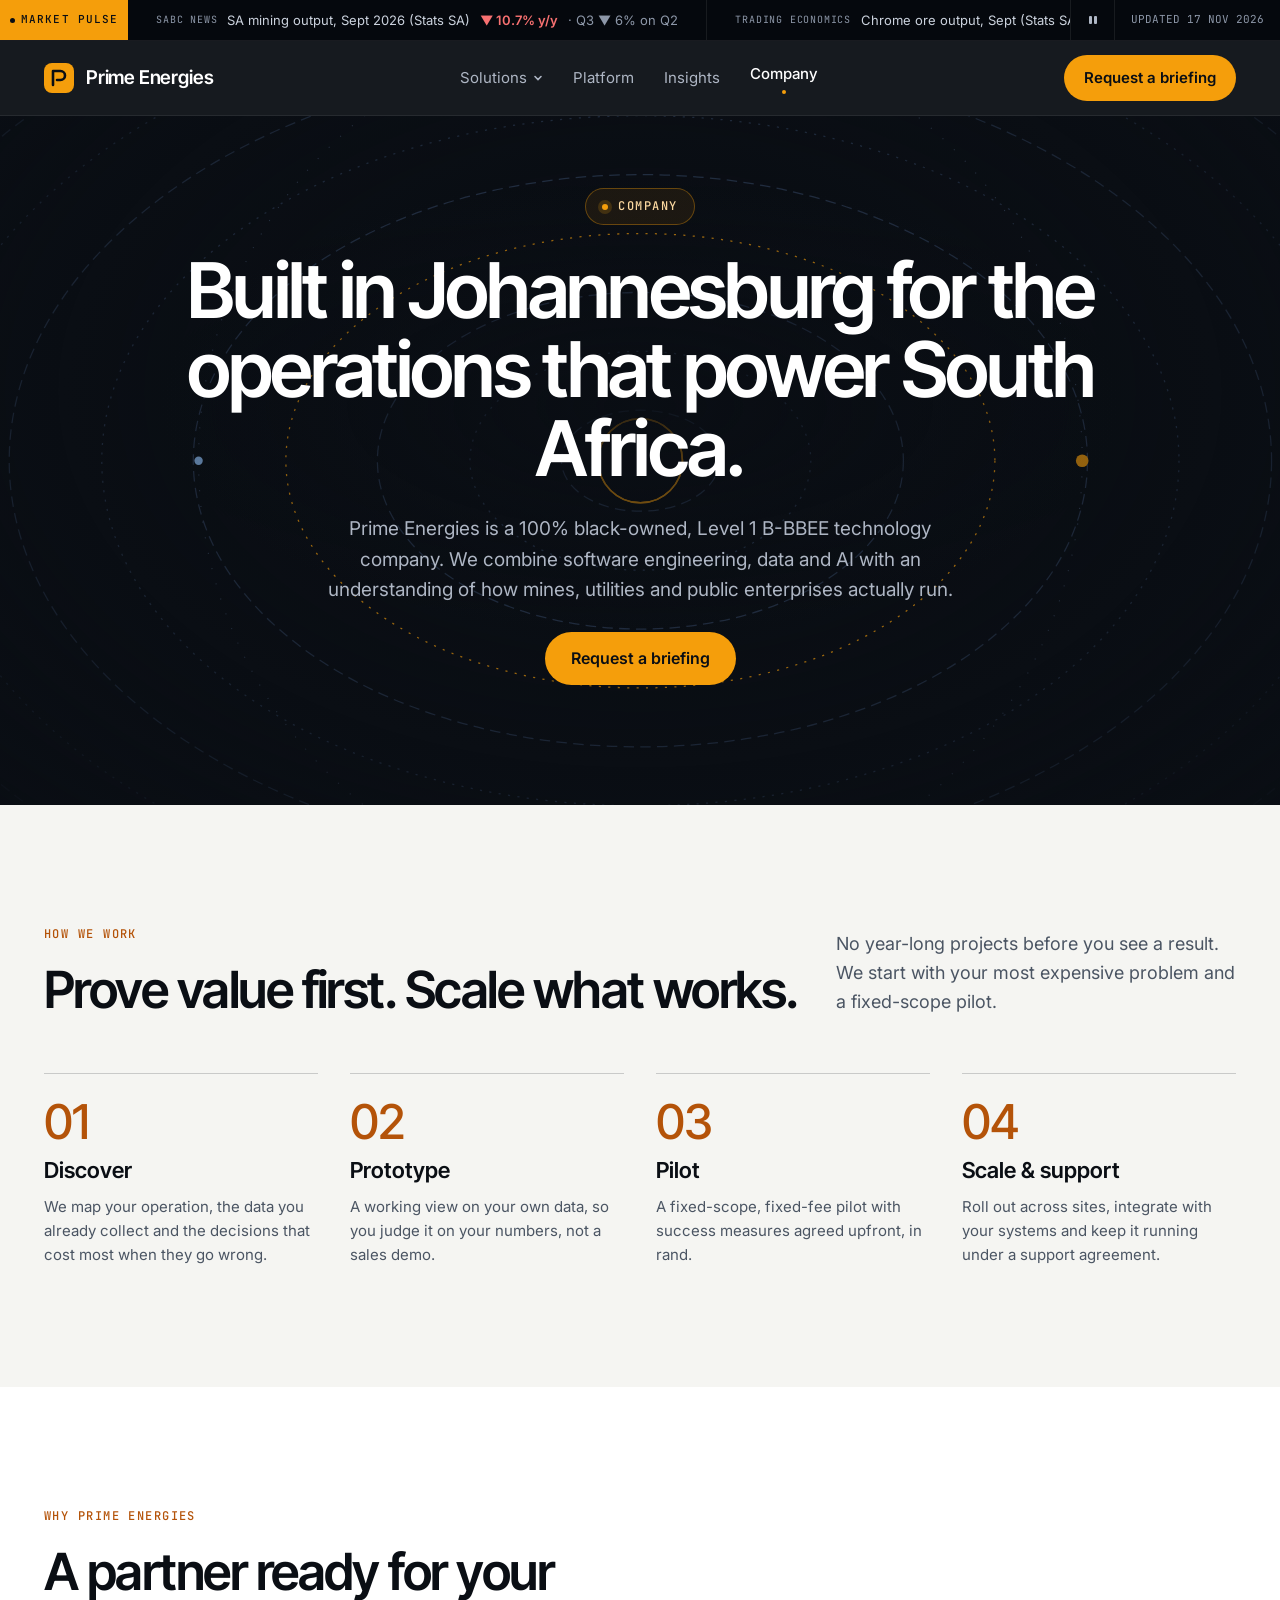
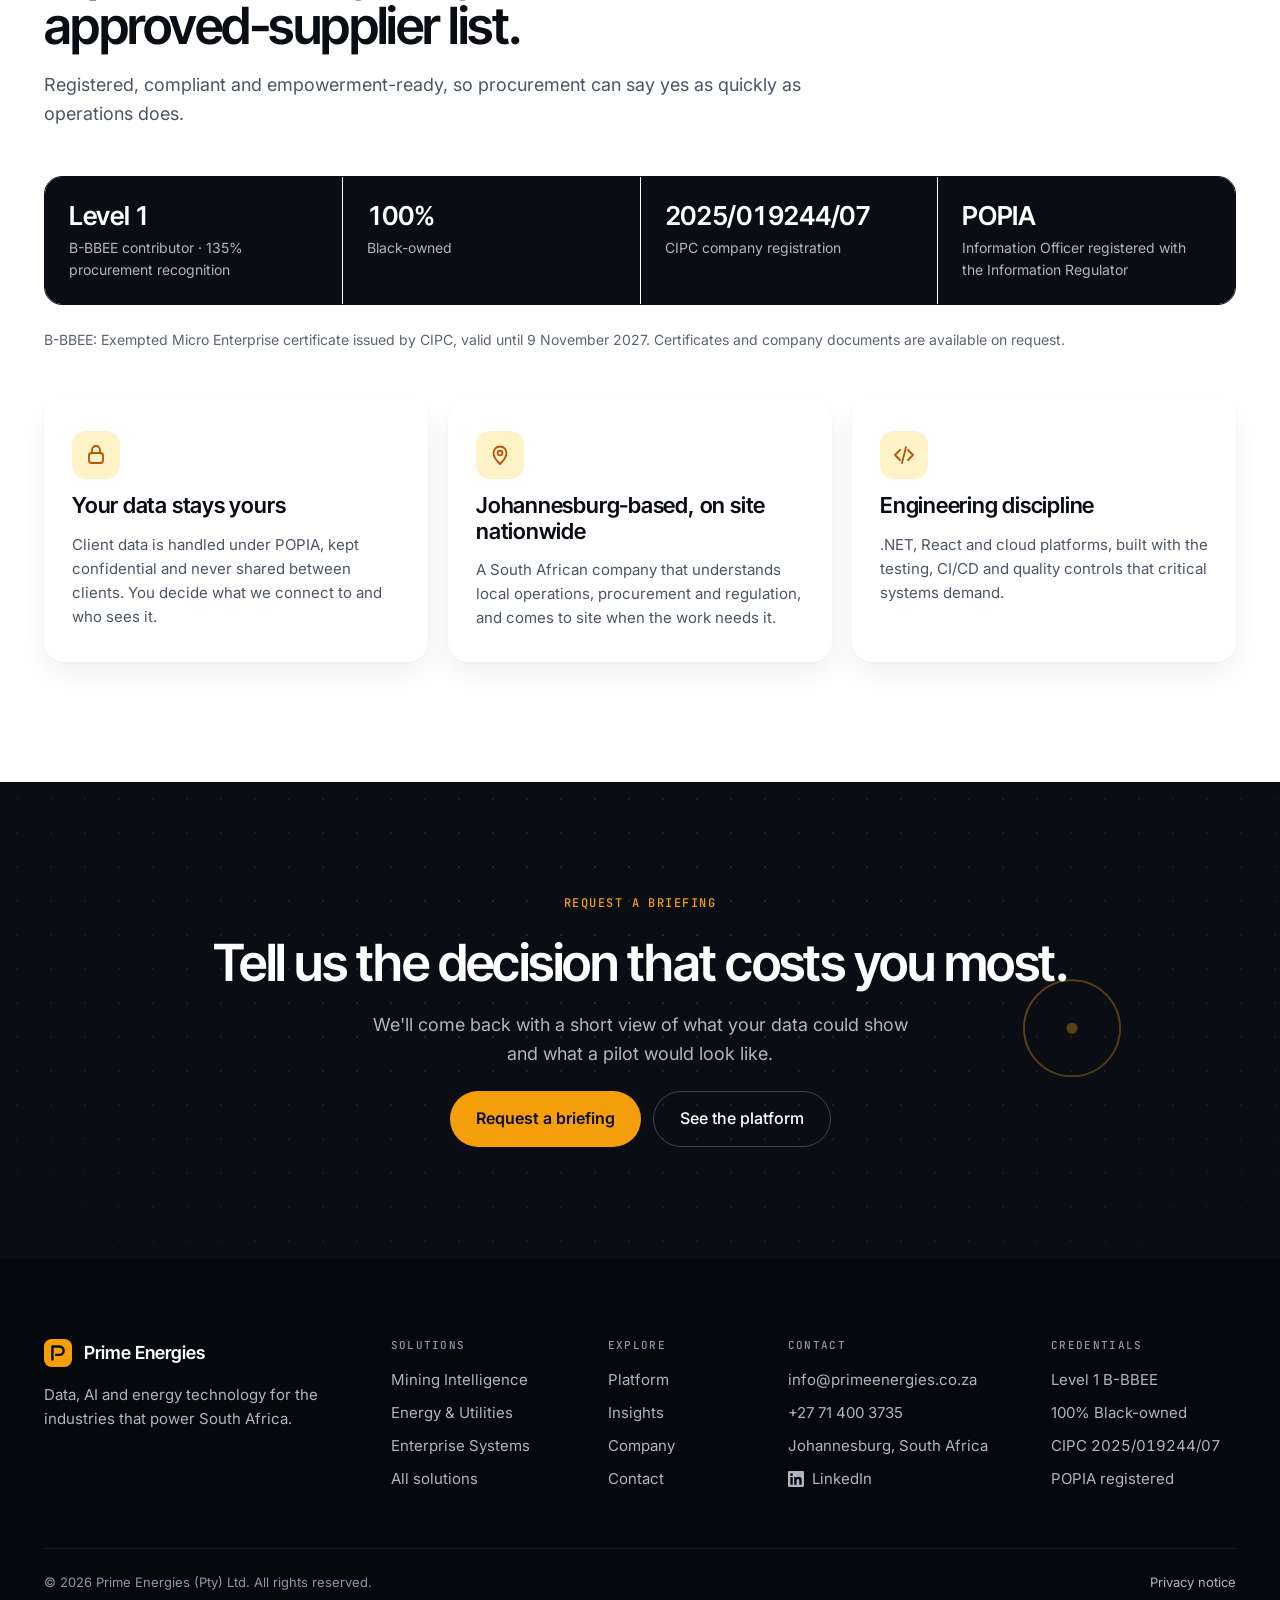
<file: company.html>
<!doctype html>
<html lang="en">
<head>
<meta charset="utf-8">
<meta name="viewport" content="width=device-width, initial-scale=1">
<meta name="format-detection" content="telephone=no, date=no, address=no, email=no">
<title>Company | Prime Energies</title>
<meta name="description" content="Prime Energies is a 100% black-owned, Level 1 B-BBEE data, AI and energy technology company based in Johannesburg.">
<meta property="og:title" content="Company | Prime Energies">
<meta property="og:description" content="Prime Energies is a 100% black-owned, Level 1 B-BBEE data, AI and energy technology company based in Johannesburg.">
<meta property="og:type" content="website">
<meta name="theme-color" content="#0A0E14">
<link rel="canonical" href="https://primeenergies.co.za/company.html">
<meta property="og:url" content="https://primeenergies.co.za/company.html">
<meta property="og:site_name" content="Prime Energies">
<meta property="og:image" content="https://primeenergies.co.za/assets/og-image.png">
<meta property="og:image:width" content="1200">
<meta property="og:image:height" content="630">
<meta name="twitter:card" content="summary_large_image">
<link rel="icon" href="favicon.ico" sizes="48x48">
<link rel="icon" href="assets/favicon-96.png" type="image/png" sizes="96x96">
<link rel="icon" href="assets/favicon-192.png" type="image/png" sizes="192x192">
<link rel="icon" href="assets/icon.svg" type="image/svg+xml">
<link rel="apple-touch-icon" href="assets/apple-touch-icon.png">
<script type="application/ld+json">{"@context": "https://schema.org", "@type": "Organization", "@id": "https://primeenergies.co.za/#organization", "name": "Prime Energies", "legalName": "Prime Energies (Pty) Ltd", "alternateName": ["Prime Energies South Africa", "Prime Energies (Pty) Ltd"], "description": "South African technology company building data, software and AI systems for mining, energy and industrial operations.", "url": "https://primeenergies.co.za/", "logo": {"@type": "ImageObject", "url": "https://primeenergies.co.za/assets/logo-512.png", "width": 512, "height": 512}, "email": "info@primeenergies.co.za", "telephone": "+27714003735", "foundingDate": "2025", "identifier": {"@type": "PropertyValue", "propertyID": "CIPC registration number", "value": "2025/019244/07"}, "address": {"@type": "PostalAddress", "addressLocality": "Johannesburg", "addressRegion": "Gauteng", "addressCountry": "ZA"}, "areaServed": {"@type": "Country", "name": "South Africa"}, "knowsAbout": ["Mining fleet and diesel analytics", "Fuel reconciliation", "Smart metering", "Energy analytics", "Application monitoring", "Artificial intelligence"], "sameAs": ["https://www.linkedin.com/company/prime-energies-za/"]}</script>
<noscript><style>.pe-menu-btn{display:none!important}.pe-hide-sm{display:flex!important;flex-wrap:wrap}</style></noscript>
<link rel="preconnect" href="https://fonts.googleapis.com">
<link rel="preconnect" href="https://fonts.gstatic.com" crossorigin="anonymous">
<link href="https://fonts.googleapis.com/css2?family=Inter+Tight:wght@500;600;700&amp;family=Inter:wght@400;500;600&amp;family=JetBrains+Mono:wght@400;500&amp;display=swap" rel="stylesheet">
<link rel="stylesheet" href="assets/site.css?v=202611172248">
</head>
<body>
<div style="min-height: 100vh; background-color: #F5F5F2; color: #0A0E14; font-family: Inter, system-ui, sans-serif; font-size: 16px; line-height: 1.6; overflow-x: clip">
<a class="pe-skip" href="#main">Skip to content</a><div class="pe-top" style="position: sticky; top: 0; z-index: 50"><div class="pe-ticker" role="region" aria-label="Mining market pulse" style="position: relative; z-index: 6; display: flex; align-items: stretch; background-color: #05080D; border-bottom: 1px solid rgba(255,255,255,.08); overflow: hidden">
<a href="insights.html" class="pe-pulse-tag" aria-label="Market Pulse: all news" style="flex-shrink: 0; display: flex; align-items: center; gap: 6px; padding: 0 10px; background-color: #F59E0B; color: #0A0E14; font-family: 'JetBrains Mono', monospace; font-size: 11px; font-weight: 500; letter-spacing: .1em; z-index: 2">
<span class="pe-live" style="width: 5px; height: 5px; border-radius: 50%; background-color: #0A0E14; display: inline-block"></span><span class="pe-hide-sm">MARKET PULSE</span><span class="pe-show-sm">PULSE</span></a>
<div style="flex: 1 1 auto; min-width: 0; overflow: hidden"><div class="pe-belt"><div style="display: flex; align-items: center; white-space: nowrap"><a href="https://www.sabcnews.com/sabcnews/sa-mining-production-plunges-by-10-7-year-on-year-in-september/" target="_blank" rel="noopener" class="pe-tick" style="display: inline-flex; align-items: center; gap: 10px; padding: 0 28px; border-right: 1px solid rgba(255,255,255,.08); font-size: 13px; min-height: 40px"><span style="font-family: 'JetBrains Mono', monospace; font-size: 10px; letter-spacing: .08em; color: #8D97A8">SABC NEWS</span><span>SA mining output, Sept 2026 (Stats SA)</span><span style="font-weight: 600; color: #F87171">▼ 10.7% y/y</span> <span style="color: #8D97A8">· Q3 ▼ 6% on Q2</span></a><a href="https://tradingeconomics.com/south-africa/mining-production" target="_blank" rel="noopener" class="pe-tick" style="display: inline-flex; align-items: center; gap: 10px; padding: 0 28px; border-right: 1px solid rgba(255,255,255,.08); font-size: 13px; min-height: 40px"><span style="font-family: 'JetBrains Mono', monospace; font-size: 10px; letter-spacing: .08em; color: #8D97A8">TRADING ECONOMICS</span><span>Chrome ore output, Sept (Stats SA)</span><span style="font-weight: 600; color: #34D399">▲ 13.1% y/y</span> <span style="color: #8D97A8">· Manganese ▲ 12.8%</span></a><a href="https://news.metal.com/newscontent/YYYMZWUZQALMFIA4WNA7RKLA23WEX3Q63YMIAIQ-south-africa-september-mining-output-falls-107-yoy-iron-ore-down-237" target="_blank" rel="noopener" class="pe-tick" style="display: inline-flex; align-items: center; gap: 10px; padding: 0 28px; border-right: 1px solid rgba(255,255,255,.08); font-size: 13px; min-height: 40px"><span style="font-family: 'JetBrains Mono', monospace; font-size: 10px; letter-spacing: .08em; color: #8D97A8">SMM</span><span>Iron ore output, Sept (Stats SA)</span><span style="font-weight: 600; color: #F87171">▼ 23.7% y/y</span> <span style="color: #8D97A8">· Diamonds ▼ 63.1%</span></a><a href="https://dfa.co.za/news/2026-11-16-iron-ore-and-diamond-output-slump-as-annual-mining-costs-rise/" target="_blank" rel="noopener" class="pe-tick" style="display: inline-flex; align-items: center; gap: 10px; padding: 0 28px; border-right: 1px solid rgba(255,255,255,.08); font-size: 13px; min-height: 40px"><span style="font-family: 'JetBrains Mono', monospace; font-size: 10px; letter-spacing: .08em; color: #8D97A8">DFA</span><span>Mining input cost inflation (Minerals Council)</span><span style="font-weight: 600; color: #FCD34D">▲ 4.9% y/y</span></a><a href="https://news.metal.com/newscontent/104191931-smm-chromium-daily-review-low-trading-activity-market-under-pressure" target="_blank" rel="noopener" class="pe-tick" style="display: inline-flex; align-items: center; gap: 10px; padding: 0 28px; border-right: 1px solid rgba(255,255,255,.08); font-size: 13px; min-height: 40px"><span style="font-family: 'JetBrains Mono', monospace; font-size: 10px; letter-spacing: .08em; color: #8D97A8">SMM</span><span>SA 40–42% chrome fines, CIF China</span><span style="font-weight: 600; color: #93C5FD">$255/t</span> <span style="color: #8D97A8">· Flat · 2 Nov</span></a><a href="https://www.miningweekly.com/article/merafe-ferrochrome-hits-61-000-t-year-to-date-mark-as-smelter-ramp-up-proceeds-2026-11-03" target="_blank" rel="noopener" class="pe-tick" style="display: inline-flex; align-items: center; gap: 10px; padding: 0 28px; border-right: 1px solid rgba(255,255,255,.08); font-size: 13px; min-height: 40px"><span style="font-family: 'JetBrains Mono', monospace; font-size: 10px; letter-spacing: .08em; color: #8D97A8">MINING WEEKLY</span><span>Merafe ferrochrome, 9 months</span><span style="font-weight: 600; color: #F87171">61,000 t</span> <span style="color: #8D97A8">· ▼ 46% y/y · smelters restarting</span></a><a href="https://www.sanews.gov.za/node/85531" target="_blank" rel="noopener" class="pe-tick" style="display: inline-flex; align-items: center; gap: 10px; padding: 0 28px; border-right: 1px solid rgba(255,255,255,.08); font-size: 13px; min-height: 40px"><span style="font-family: 'JetBrains Mono', monospace; font-size: 10px; letter-spacing: .08em; color: #8D97A8">SANEWS</span><span>Eskom days without load shedding</span><span style="font-weight: 600; color: #34D399">540+</span> <span style="color: #8D97A8">· 9 Nov</span></a><a href="https://www.miningmx.com/news/2026-11-11-why-south-africa-s-platinum-miners-are-piling-into-chrome/" target="_blank" rel="noopener" class="pe-tick" style="display: inline-flex; align-items: center; gap: 10px; padding: 0 28px; border-right: 1px solid rgba(255,255,255,.08); font-size: 13px; min-height: 40px"><span style="font-family: 'JetBrains Mono', monospace; font-size: 10px; letter-spacing: .08em; color: #8D97A8">MININGMX</span><span>PGM miners piling into chrome</span><span style="font-weight: 600; color: #93C5FD">11 Nov</span></a></div><div aria-hidden="true" style="display: flex; align-items: center; white-space: nowrap"><a href="https://www.sabcnews.com/sabcnews/sa-mining-production-plunges-by-10-7-year-on-year-in-september/" tabindex="-1" target="_blank" rel="noopener" class="pe-tick" style="display: inline-flex; align-items: center; gap: 10px; padding: 0 28px; border-right: 1px solid rgba(255,255,255,.08); font-size: 13px; min-height: 40px"><span style="font-family: 'JetBrains Mono', monospace; font-size: 10px; letter-spacing: .08em; color: #8D97A8">SABC NEWS</span><span>SA mining output, Sept 2026 (Stats SA)</span><span style="font-weight: 600; color: #F87171">▼ 10.7% y/y</span> <span style="color: #8D97A8">· Q3 ▼ 6% on Q2</span></a><a href="https://tradingeconomics.com/south-africa/mining-production" tabindex="-1" target="_blank" rel="noopener" class="pe-tick" style="display: inline-flex; align-items: center; gap: 10px; padding: 0 28px; border-right: 1px solid rgba(255,255,255,.08); font-size: 13px; min-height: 40px"><span style="font-family: 'JetBrains Mono', monospace; font-size: 10px; letter-spacing: .08em; color: #8D97A8">TRADING ECONOMICS</span><span>Chrome ore output, Sept (Stats SA)</span><span style="font-weight: 600; color: #34D399">▲ 13.1% y/y</span> <span style="color: #8D97A8">· Manganese ▲ 12.8%</span></a><a href="https://news.metal.com/newscontent/YYYMZWUZQALMFIA4WNA7RKLA23WEX3Q63YMIAIQ-south-africa-september-mining-output-falls-107-yoy-iron-ore-down-237" tabindex="-1" target="_blank" rel="noopener" class="pe-tick" style="display: inline-flex; align-items: center; gap: 10px; padding: 0 28px; border-right: 1px solid rgba(255,255,255,.08); font-size: 13px; min-height: 40px"><span style="font-family: 'JetBrains Mono', monospace; font-size: 10px; letter-spacing: .08em; color: #8D97A8">SMM</span><span>Iron ore output, Sept (Stats SA)</span><span style="font-weight: 600; color: #F87171">▼ 23.7% y/y</span> <span style="color: #8D97A8">· Diamonds ▼ 63.1%</span></a><a href="https://dfa.co.za/news/2026-11-16-iron-ore-and-diamond-output-slump-as-annual-mining-costs-rise/" tabindex="-1" target="_blank" rel="noopener" class="pe-tick" style="display: inline-flex; align-items: center; gap: 10px; padding: 0 28px; border-right: 1px solid rgba(255,255,255,.08); font-size: 13px; min-height: 40px"><span style="font-family: 'JetBrains Mono', monospace; font-size: 10px; letter-spacing: .08em; color: #8D97A8">DFA</span><span>Mining input cost inflation (Minerals Council)</span><span style="font-weight: 600; color: #FCD34D">▲ 4.9% y/y</span></a><a href="https://news.metal.com/newscontent/104191931-smm-chromium-daily-review-low-trading-activity-market-under-pressure" tabindex="-1" target="_blank" rel="noopener" class="pe-tick" style="display: inline-flex; align-items: center; gap: 10px; padding: 0 28px; border-right: 1px solid rgba(255,255,255,.08); font-size: 13px; min-height: 40px"><span style="font-family: 'JetBrains Mono', monospace; font-size: 10px; letter-spacing: .08em; color: #8D97A8">SMM</span><span>SA 40–42% chrome fines, CIF China</span><span style="font-weight: 600; color: #93C5FD">$255/t</span> <span style="color: #8D97A8">· Flat · 2 Nov</span></a><a href="https://www.miningweekly.com/article/merafe-ferrochrome-hits-61-000-t-year-to-date-mark-as-smelter-ramp-up-proceeds-2026-11-03" tabindex="-1" target="_blank" rel="noopener" class="pe-tick" style="display: inline-flex; align-items: center; gap: 10px; padding: 0 28px; border-right: 1px solid rgba(255,255,255,.08); font-size: 13px; min-height: 40px"><span style="font-family: 'JetBrains Mono', monospace; font-size: 10px; letter-spacing: .08em; color: #8D97A8">MINING WEEKLY</span><span>Merafe ferrochrome, 9 months</span><span style="font-weight: 600; color: #F87171">61,000 t</span> <span style="color: #8D97A8">· ▼ 46% y/y · smelters restarting</span></a><a href="https://www.sanews.gov.za/node/85531" tabindex="-1" target="_blank" rel="noopener" class="pe-tick" style="display: inline-flex; align-items: center; gap: 10px; padding: 0 28px; border-right: 1px solid rgba(255,255,255,.08); font-size: 13px; min-height: 40px"><span style="font-family: 'JetBrains Mono', monospace; font-size: 10px; letter-spacing: .08em; color: #8D97A8">SANEWS</span><span>Eskom days without load shedding</span><span style="font-weight: 600; color: #34D399">540+</span> <span style="color: #8D97A8">· 9 Nov</span></a><a href="https://www.miningmx.com/news/2026-11-11-why-south-africa-s-platinum-miners-are-piling-into-chrome/" tabindex="-1" target="_blank" rel="noopener" class="pe-tick" style="display: inline-flex; align-items: center; gap: 10px; padding: 0 28px; border-right: 1px solid rgba(255,255,255,.08); font-size: 13px; min-height: 40px"><span style="font-family: 'JetBrains Mono', monospace; font-size: 10px; letter-spacing: .08em; color: #8D97A8">MININGMX</span><span>PGM miners piling into chrome</span><span style="font-weight: 600; color: #93C5FD">11 Nov</span></a></div></div></div>
<button type="button" class="pe-tick-pause" aria-pressed="false" aria-label="Pause news ticker" style="flex-shrink: 0; width: 44px; min-height: 34px; display: flex; align-items: center; justify-content: center; background-color: #05080D; border: none; border-left: 1px solid rgba(255,255,255,.08); color: #AEB6C4; cursor: pointer; z-index: 2"><svg width="12" height="12" viewBox="0 0 12 12" aria-hidden="true"><rect x="2" y="2" width="3" height="8" rx="1" fill="currentColor"></rect><rect x="7" y="2" width="3" height="8" rx="1" fill="currentColor"></rect></svg></button>
<div class="pe-hide-sm" style="flex-shrink: 0; display: flex; align-items: center; padding: 0 16px; font-family: 'JetBrains Mono', monospace; font-size: 11px; color: #8D97A8; border-left: 1px solid rgba(255,255,255,.08); background-color: #05080D; z-index: 2">UPDATED 17 NOV 2026</div>
</div>
<!--/ticker--><header class="pe-header" style="position: relative; z-index: 50; background-color: rgba(10,14,20,.95); -webkit-backdrop-filter: blur(14px); backdrop-filter: blur(14px); border-bottom: 1px solid rgba(255,255,255,.07)">
<nav aria-label="Main" style="max-width: 1240px; margin: 0 auto; padding: 14px 24px; display: flex; align-items: center; justify-content: space-between; gap: 24px; flex-wrap: wrap">
<a href="index.html" style="display: flex; align-items: center; gap: 12px; color: #FFFFFF">
<svg width="30" height="30" viewBox="0 0 30 30" aria-hidden="true"><rect width="30" height="30" rx="8" fill="#F59E0B"></rect><path d="M9 22V8h7.5a4.5 4.5 0 0 1 0 9H13" fill="none" stroke="#0A0E14" stroke-width="2.6" stroke-linecap="round" stroke-linejoin="round"></path></svg>
<span style="font-family: 'Inter Tight', sans-serif; font-weight: 600; font-size: 19px; letter-spacing: -.01em">Prime Energies</span>
</a>
<div class="pe-hide-sm" style="display: flex; align-items: center; gap: 30px; font-size: 15px"><div class="pe-dd"><a href="solutions.html" class="pe-navlink" style="color: #AEB6C4; display: inline-flex; align-items: center; gap: 6px; min-height: 44px">Solutions<svg width="10" height="10" viewBox="0 0 10 10" aria-hidden="true"><path d="M2 3.5l3 3 3-3" fill="none" stroke="currentColor" stroke-width="1.6" stroke-linecap="round"></path></svg></a><div class="pe-dd-menu"><a href="mining-intelligence.html"><span>Mining Intelligence</span><small>Fleet, diesel and contract intelligence</small></a><a href="energy-utilities.html"><span>Energy &amp; Utilities</span><small>Smart metering and energy analytics</small></a><a href="enterprise-systems.html"><span>Enterprise Systems</span><small>Monitoring, integration and support</small></a><a href="solutions.html" class="pe-dd-all">All solutions</a></div></div><a href="platform.html" class="pe-navlink" style="color: #AEB6C4">Platform</a><a href="insights.html" class="pe-navlink" style="color: #AEB6C4">Insights</a><a href="company.html" aria-current="page" style="color: #FFFFFF; font-weight: 500; display: inline-flex; flex-direction: column; align-items: center; gap: 4px">Company<span aria-hidden="true" style="width: 4px; height: 4px; border-radius: 50%; background-color: #F59E0B; display: block"></span></a></div>
<button type="button" class="pe-menu-btn" aria-expanded="false" aria-controls="pe-mobile-menu"><span class="pe-burger" aria-hidden="true"><i></i><i></i><i></i></span>Menu</button><a href="contact.html" class="pe-btn" style="background-color: #F59E0B; color: #0A0E14; font-weight: 600; font-size: 15px; padding: 11px 20px; border-radius: 999px; min-height: 44px; display: inline-flex; align-items: center">Request a briefing</a>
</nav>
<nav id="pe-mobile-menu" class="pe-mobile-menu" aria-label="Mobile" hidden><a class="pe-mm-link" href="index.html">Home<svg width="16" height="16" viewBox="0 0 16 16" aria-hidden="true"><path d="M6 3l5 5-5 5" fill="none" stroke="currentColor" stroke-width="1.8" stroke-linecap="round" stroke-linejoin="round"></path></svg></a><a class="pe-mm-link" href="solutions.html">Solutions<svg width="16" height="16" viewBox="0 0 16 16" aria-hidden="true"><path d="M6 3l5 5-5 5" fill="none" stroke="currentColor" stroke-width="1.8" stroke-linecap="round" stroke-linejoin="round"></path></svg></a><div class="pe-mm-sub"><a href="mining-intelligence.html">Mining Intelligence</a><a href="energy-utilities.html">Energy &amp; Utilities</a><a href="enterprise-systems.html">Enterprise Systems</a></div><a class="pe-mm-link" href="platform.html">Platform<svg width="16" height="16" viewBox="0 0 16 16" aria-hidden="true"><path d="M6 3l5 5-5 5" fill="none" stroke="currentColor" stroke-width="1.8" stroke-linecap="round" stroke-linejoin="round"></path></svg></a><a class="pe-mm-link" href="insights.html">Insights<svg width="16" height="16" viewBox="0 0 16 16" aria-hidden="true"><path d="M6 3l5 5-5 5" fill="none" stroke="currentColor" stroke-width="1.8" stroke-linecap="round" stroke-linejoin="round"></path></svg></a><a class="pe-mm-link" href="company.html" aria-current="page">Company<svg width="16" height="16" viewBox="0 0 16 16" aria-hidden="true"><path d="M6 3l5 5-5 5" fill="none" stroke="currentColor" stroke-width="1.8" stroke-linecap="round" stroke-linejoin="round"></path></svg></a><a class="pe-mm-link" href="contact.html">Contact<svg width="16" height="16" viewBox="0 0 16 16" aria-hidden="true"><path d="M6 3l5 5-5 5" fill="none" stroke="currentColor" stroke-width="1.8" stroke-linecap="round" stroke-linejoin="round"></path></svg></a><a class="pe-mm-cta" href="contact.html">Request a briefing</a><div class="pe-mm-foot"><a href="mailto:info@primeenergies.co.za">info@primeenergies.co.za</a><a href="tel:+27714003735">+27 71 400 3735</a></div></nav>
</header>
</div><main id="main" tabindex="-1" style="outline: none"><section style="position: relative; background-color: #0A0E14; color: #F3F4F6; overflow: hidden">
<div aria-hidden="true" style="position: absolute; inset: 0; overflow: hidden; pointer-events: none"><div class="pe-kb" style="position: absolute; inset: -8%">
<svg viewBox="0 0 1600 760" preserveAspectRatio="xMidYMid slice" style="width: 100%; height: 100%">
<g class="pe-spin"><ellipse cx="800" cy="380" rx="75" ry="48" fill="none" stroke="#2B3A52" stroke-width="1.2" stroke-dasharray="10 6"></ellipse><ellipse cx="800" cy="380" rx="162" ry="104" fill="none" stroke="#2B3A52" stroke-width="1.2" stroke-dasharray="2 7"></ellipse><ellipse cx="800" cy="380" rx="250" ry="160" fill="none" stroke="#2B3A52" stroke-width="1.2" stroke-dasharray="10 6"></ellipse><ellipse cx="800" cy="380" rx="337" ry="216" fill="none" stroke="#F59E0B" stroke-width="1.2" stroke-dasharray="2 7"></ellipse><ellipse cx="800" cy="380" rx="425" ry="272" fill="none" stroke="#2B3A52" stroke-width="1.2" stroke-dasharray="10 6"></ellipse><ellipse cx="800" cy="380" rx="512" ry="328" fill="none" stroke="#2B3A52" stroke-width="1.2" stroke-dasharray="2 7"></ellipse><ellipse cx="800" cy="380" rx="600" ry="384" fill="none" stroke="#2B3A52" stroke-width="1.2" stroke-dasharray="10 6"></ellipse><ellipse cx="800" cy="380" rx="687" ry="440" fill="none" stroke="#2B3A52" stroke-width="1.2" stroke-dasharray="2 7"></ellipse><ellipse cx="800" cy="380" rx="775" ry="496" fill="none" stroke="#2B3A52" stroke-width="1.2" stroke-dasharray="10 6"></ellipse><ellipse cx="800" cy="380" rx="862" ry="552" fill="none" stroke="#2B3A52" stroke-width="1.2" stroke-dasharray="2 7"></ellipse></g>
<g class="pe-spinr"><circle cx="800" cy="380" r="420" fill="none" stroke="#3B4A63" stroke-width="1" stroke-dasharray="1 14"></circle><circle cx="1220" cy="380" r="6" fill="#F59E0B"></circle><circle cx="380" cy="380" r="4" fill="#93C5FD"></circle></g>
<circle cx="800" cy="380" r="40" fill="none" stroke="#F59E0B" stroke-width="1.5" class="pe-ping"></circle>
<circle cx="800" cy="380" r="40" fill="none" stroke="#F59E0B" stroke-width="1.5" class="pe-ping" style="animation-delay: -1.8s"></circle>
</svg></div></div><div aria-hidden="true" style="position: absolute; inset: 0; pointer-events: none; background: radial-gradient(ellipse at 50% 40%, rgba(10,14,20,0) 0%, rgba(10,14,20,.55) 70%, rgba(10,14,20,.95) 100%); z-index: 1"></div><div aria-hidden="true" style="position: absolute; inset: 0; pointer-events: none; z-index: 1; background: radial-gradient(ellipse 52% 46% at 50% 42%, rgba(10,14,20,.86), rgba(10,14,20,0) 72%)"></div>
<div class="pe-in" style="position: relative; z-index: 2; max-width: 1240px; margin: 0 auto; padding: 72px 24px 120px; display: flex; flex-direction: column; align-items: center; text-align: center; gap: 26px">
<span class="pe-pill"><span class="pe-live pe-pill-dot"></span>Company</span>
<h1 style="margin: 0; max-width: 980px; font-family: 'Inter Tight', sans-serif; font-weight: 600; font-size: clamp(42px, 6vw, 84px); line-height: 1.03; letter-spacing: -.035em; color: #FFFFFF">Built in Johannesburg for the operations that power South Africa.</h1>
<p style="margin: 0; max-width: 660px; font-size: 19px; color: #AEB6C4">Prime Energies is a 100% black-owned, Level 1 B-BBEE technology company. We combine software engineering, data and AI with an understanding of how mines, utilities and public enterprises actually run.</p>
<div style="display: flex; flex-wrap: wrap; gap: 12px; justify-content: center"><a href="contact.html" class="pe-btn" style="background-color: #F59E0B; color: #0A0E14; font-weight: 600; padding: 14px 26px; border-radius: 999px; min-height: 50px; display: inline-flex; align-items: center">Request a briefing</a></div>
</div>
</section>
<section style="max-width: 1240px; margin: 0 auto; padding: 120px 24px; display: flex; flex-direction: column; gap: 56px"><div style="display: flex; flex-wrap: wrap; gap: 32px; justify-content: space-between; align-items: flex-end"><div style="flex: 1 1 560px; min-width: 0; display: flex; flex-direction: column; gap: 18px"><span style="font-family: 'JetBrains Mono', monospace; font-size: 12px; font-weight: 500; letter-spacing: .12em; text-transform: uppercase; color: #B45309">How we work</span><h2 style="margin: 0; font-family: 'Inter Tight', sans-serif; font-weight: 600; font-size: clamp(34px, 4vw, 56px); line-height: 1.06; letter-spacing: -.03em">Prove value first. Scale what works.</h2></div><p style="flex: 0 1 400px; margin: 0; color: #4B5563; font-size: 18px">No year-long projects before you see a result. We start with your most expensive problem and a fixed-scope pilot.</p></div><div style="display: grid; grid-template-columns: repeat(auto-fit, minmax(240px, 1fr)); gap: 32px"><div class="pe-in pe-d1" style="border-top: 1px solid rgba(10,14,20,.18); padding-top: 24px; display: flex; flex-direction: column; gap: 12px"><span style="font-family: 'Inter Tight', sans-serif; font-size: 48px; font-weight: 500; letter-spacing: -.03em; color: #B45309; line-height: 1">01</span><h3 style="margin: 0; font-family: 'Inter Tight', sans-serif; font-size: 22px; font-weight: 600">Discover</h3><p style="margin: 0; color: #4B5563; font-size: 15px">We map your operation, the data you already collect and the decisions that cost most when they go wrong.</p></div><div class="pe-in pe-d2" style="border-top: 1px solid rgba(10,14,20,.18); padding-top: 24px; display: flex; flex-direction: column; gap: 12px"><span style="font-family: 'Inter Tight', sans-serif; font-size: 48px; font-weight: 500; letter-spacing: -.03em; color: #B45309; line-height: 1">02</span><h3 style="margin: 0; font-family: 'Inter Tight', sans-serif; font-size: 22px; font-weight: 600">Prototype</h3><p style="margin: 0; color: #4B5563; font-size: 15px">A working view on your own data, so you judge it on your numbers, not a sales demo.</p></div><div class="pe-in pe-d3" style="border-top: 1px solid rgba(10,14,20,.18); padding-top: 24px; display: flex; flex-direction: column; gap: 12px"><span style="font-family: 'Inter Tight', sans-serif; font-size: 48px; font-weight: 500; letter-spacing: -.03em; color: #B45309; line-height: 1">03</span><h3 style="margin: 0; font-family: 'Inter Tight', sans-serif; font-size: 22px; font-weight: 600">Pilot</h3><p style="margin: 0; color: #4B5563; font-size: 15px">A fixed-scope, fixed-fee pilot with success measures agreed upfront, in rand.</p></div><div class="pe-in pe-d4" style="border-top: 1px solid rgba(10,14,20,.18); padding-top: 24px; display: flex; flex-direction: column; gap: 12px"><span style="font-family: 'Inter Tight', sans-serif; font-size: 48px; font-weight: 500; letter-spacing: -.03em; color: #B45309; line-height: 1">04</span><h3 style="margin: 0; font-family: 'Inter Tight', sans-serif; font-size: 22px; font-weight: 600">Scale &amp; support</h3><p style="margin: 0; color: #4B5563; font-size: 15px">Roll out across sites, integrate with your systems and keep it running under a support agreement.</p></div></div></section><section style="background-color: #FFFFFF"><div style="max-width: 1240px; margin: 0 auto; padding: 120px 24px; display: flex; flex-direction: column; gap: 48px"><div style="display: flex; flex-direction: column; gap: 18px; max-width: 760px"><span style="font-family: 'JetBrains Mono', monospace; font-size: 12px; font-weight: 500; letter-spacing: .12em; text-transform: uppercase; color: #B45309">Why Prime Energies</span><h2 style="margin: 0; font-family: 'Inter Tight', sans-serif; font-weight: 600; font-size: clamp(34px, 4vw, 56px); line-height: 1.06; letter-spacing: -.03em">A partner ready for your approved&#8209;supplier list.</h2><p style="margin: 0; color: #4B5563; font-size: 18px">Registered, compliant and empowerment-ready, so procurement can say yes as quickly as operations does.</p></div><div style="display: grid; grid-template-columns: repeat(auto-fit, minmax(200px, 1fr)); gap: 1px; background-color: rgba(255,255,255,.08); border-radius: 18px; overflow: hidden; border: 1px solid #0A0E14"><div style="background-color: #0A0E14; padding: 22px 24px; display: flex; flex-direction: column; gap: 4px"><span style="font-family: 'Inter Tight', sans-serif; font-size: 26px; font-weight: 600; letter-spacing: -.01em; line-height: 1.3; font-variant-numeric: tabular-nums; white-space: nowrap; color: #FFFFFF">Level 1</span><span style="font-size: 14px; color: #AEB6C4">B-BBEE contributor · 135% procurement recognition</span></div><div style="background-color: #0A0E14; padding: 22px 24px; display: flex; flex-direction: column; gap: 4px"><span style="font-family: 'Inter Tight', sans-serif; font-size: 26px; font-weight: 600; letter-spacing: -.01em; line-height: 1.3; font-variant-numeric: tabular-nums; white-space: nowrap; color: #FFFFFF">100%</span><span style="font-size: 14px; color: #AEB6C4">Black-owned</span></div><div style="background-color: #0A0E14; padding: 22px 24px; display: flex; flex-direction: column; gap: 4px"><span style="font-family: 'Inter Tight', sans-serif; font-size: 26px; font-weight: 600; letter-spacing: -.01em; line-height: 1.3; font-variant-numeric: tabular-nums; white-space: nowrap; color: #FFFFFF">2025/019244/07</span><span style="font-size: 14px; color: #AEB6C4">CIPC company registration</span></div><div style="background-color: #0A0E14; padding: 22px 24px; display: flex; flex-direction: column; gap: 4px"><span style="font-family: 'Inter Tight', sans-serif; font-size: 26px; font-weight: 600; letter-spacing: -.01em; line-height: 1.3; font-variant-numeric: tabular-nums; white-space: nowrap; color: #FFFFFF">POPIA</span><span style="font-size: 14px; color: #AEB6C4">Information Officer registered with the Information Regulator</span></div></div><p style="margin: -24px 0 0; font-size: 14px; color: #5B6472">B-BBEE: Exempted Micro Enterprise certificate issued by CIPC, valid until 9 November 2027. Certificates and company documents are available on request.</p><div style="display: grid; grid-template-columns: repeat(auto-fit, minmax(280px, 1fr)); gap: 20px"><div class="pe-card" style="background-color: #FFFFFF; border-radius: 20px; padding: 32px 28px; display: flex; flex-direction: column; gap: 14px; box-shadow: 0 1px 2px rgba(10,14,20,.04), 0 12px 32px rgba(10,14,20,.06)"><div style="width: 48px; height: 48px; border-radius: 14px; background-color: #FEF3C7; display: flex; align-items: center; justify-content: center"><svg width="24" height="24" viewBox="0 0 24 24" aria-hidden="true"><rect x="5" y="10" width="14" height="10" rx="2.5" fill="none" stroke="#B45309" stroke-width="1.8"></rect><path d="M8 10V7a4 4 0 0 1 8 0v3" fill="none" stroke="#B45309" stroke-width="1.8" stroke-linecap="round"></path></svg></div><h3 style="margin: 0; font-family: 'Inter Tight', sans-serif; font-size: 22px; font-weight: 600; letter-spacing: -.01em">Your data stays yours</h3><p style="margin: 0; color: #4B5563; font-size: 15px">Client data is handled under POPIA, kept confidential and never shared between clients. You decide what we connect to and who sees it.</p></div><div class="pe-card" style="background-color: #FFFFFF; border-radius: 20px; padding: 32px 28px; display: flex; flex-direction: column; gap: 14px; box-shadow: 0 1px 2px rgba(10,14,20,.04), 0 12px 32px rgba(10,14,20,.06)"><div style="width: 48px; height: 48px; border-radius: 14px; background-color: #FEF3C7; display: flex; align-items: center; justify-content: center"><svg width="24" height="24" viewBox="0 0 24 24" aria-hidden="true"><path d="M12 21s-6.5-6.2-6.5-11a6.5 6.5 0 0 1 13 0c0 4.8-6.5 11-6.5 11z" fill="none" stroke="#B45309" stroke-width="1.8" stroke-linejoin="round"></path><circle cx="12" cy="10" r="2.4" fill="none" stroke="#B45309" stroke-width="1.8"></circle></svg></div><h3 style="margin: 0; font-family: 'Inter Tight', sans-serif; font-size: 22px; font-weight: 600; letter-spacing: -.01em">Johannesburg-based, on site nationwide</h3><p style="margin: 0; color: #4B5563; font-size: 15px">A South African company that understands local operations, procurement and regulation, and comes to site when the work needs it.</p></div><div class="pe-card" style="background-color: #FFFFFF; border-radius: 20px; padding: 32px 28px; display: flex; flex-direction: column; gap: 14px; box-shadow: 0 1px 2px rgba(10,14,20,.04), 0 12px 32px rgba(10,14,20,.06)"><div style="width: 48px; height: 48px; border-radius: 14px; background-color: #FEF3C7; display: flex; align-items: center; justify-content: center"><svg width="24" height="24" viewBox="0 0 24 24" aria-hidden="true"><path d="M8 7l-5 5 5 5M16 7l5 5-5 5M14 4l-4 16" fill="none" stroke="#B45309" stroke-width="1.8" stroke-linecap="round" stroke-linejoin="round"></path></svg></div><h3 style="margin: 0; font-family: 'Inter Tight', sans-serif; font-size: 22px; font-weight: 600; letter-spacing: -.01em">Engineering discipline</h3><p style="margin: 0; color: #4B5563; font-size: 15px">.NET, React and cloud platforms, built with the testing, CI/CD and quality controls that critical systems demand.</p></div></div></div></section><section style="position: relative; background-color: #0A0E14; color: #F3F4F6; overflow: hidden">
<div aria-hidden="true" style="position: absolute; inset: 0; overflow: hidden; pointer-events: none"><div class="pe-dots" style="position: absolute; inset: 0; background-image: radial-gradient(#243149 1.3px, transparent 1.5px); background-size: 34px 34px; opacity: .8"></div><div class="pe-hide-sm" style="position: absolute; inset: 0; opacity: .55"><svg viewBox="0 0 1600 700" preserveAspectRatio="xMidYMid slice" style="width: 100%; height: 100%"><circle cx="1340" cy="360" r="60" fill="none" stroke="#F59E0B" stroke-width="2" class="pe-ping"></circle><circle cx="1340" cy="360" r="60" fill="none" stroke="#F59E0B" stroke-width="2" class="pe-ping" style="animation-delay: -1.8s"></circle><circle cx="1340" cy="360" r="7" fill="#F59E0B"></circle></svg></div></div><div aria-hidden="true" style="position: absolute; inset: 0; pointer-events: none; background: radial-gradient(ellipse at 50% 40%, rgba(10,14,20,0) 0%, rgba(10,14,20,.55) 70%, rgba(10,14,20,.95) 100%); z-index: 1"></div>
<div style="position: relative; z-index: 2; max-width: 1240px; margin: 0 auto; padding: 112px 24px; display: flex; flex-direction: column; align-items: center; text-align: center; gap: 22px">
<span style="font-family: 'JetBrains Mono', monospace; font-size: 12px; font-weight: 500; letter-spacing: .12em; text-transform: uppercase; color: #F59E0B">Request a briefing</span><h2 style="margin: 0; font-family: 'Inter Tight', sans-serif; font-weight: 600; font-size: clamp(34px, 4vw, 56px); line-height: 1.06; letter-spacing: -.03em; color: #FFFFFF">Tell us the decision that costs you most.</h2>
<p style="margin: 0; max-width: 560px; color: #AEB6C4; font-size: 18px">We'll come back with a short view of what your data could show and what a pilot would look like.</p>
<div style="display: flex; flex-wrap: wrap; gap: 12px; justify-content: center"><a href="contact.html" class="pe-btn" style="background-color: #F59E0B; color: #0A0E14; font-weight: 600; padding: 14px 26px; border-radius: 999px; min-height: 50px; display: inline-flex; align-items: center">Request a briefing</a><a href="platform.html" class="pe-ghost" style="border: 1px solid rgba(255,255,255,.22); color: #FFFFFF; font-weight: 500; padding: 14px 26px; border-radius: 999px; min-height: 50px; display: inline-flex; align-items: center">See the platform</a></div>
</div>
</section>
</main><footer style="background-color: #05080D; color: #AEB6C4">
<div style="max-width: 1240px; margin: 0 auto; padding: 80px 24px 32px; display: flex; flex-direction: column; gap: 56px">
<div class="pe-fgrid">
<div class="pe-fbrand" style="display: flex; flex-direction: column; gap: 16px; max-width: 320px">
<a href="index.html" aria-label="Prime Energies home" style="display: inline-flex; align-items: center; gap: 12px; text-decoration: none; align-self: flex-start"><svg width="28" height="28" viewBox="0 0 30 30" aria-hidden="true"><rect width="30" height="30" rx="8" fill="#F59E0B"></rect><path d="M9 22V8h7.5a4.5 4.5 0 0 1 0 9H13" fill="none" stroke="#0A0E14" stroke-width="2.6" stroke-linecap="round" stroke-linejoin="round"></path></svg><span style="font-family: 'Inter Tight', sans-serif; font-weight: 600; font-size: 18px; color: #FFFFFF">Prime Energies</span></a>
<p style="margin: 0; font-size: 15px; line-height: 1.55">Data, AI and energy technology for the industries that power South Africa.</p>
</div>
<nav aria-label="Solutions" class=""><h2 class="pe-fh" style="font-family: 'JetBrains Mono', monospace">SOLUTIONS</h2><ul class="pe-flist"><li><a href="mining-intelligence.html">Mining Intelligence</a></li><li><a href="energy-utilities.html">Energy &amp; Utilities</a></li><li><a href="enterprise-systems.html">Enterprise Systems</a></li><li><a href="solutions.html">All solutions</a></li></ul></nav><nav aria-label="Explore" class=""><h2 class="pe-fh" style="font-family: 'JetBrains Mono', monospace">EXPLORE</h2><ul class="pe-flist"><li><a href="platform.html">Platform</a></li><li><a href="insights.html">Insights</a></li><li><a href="company.html">Company</a></li><li><a href="contact.html">Contact</a></li></ul></nav><div class="pe-fwide"><h2 class="pe-fh" style="font-family: 'JetBrains Mono', monospace">CONTACT</h2><ul class="pe-flist"><li><a href="mailto:info@primeenergies.co.za">info@primeenergies.co.za</a></li><li><a href="tel:+27714003735">+27 71 400 3735</a></li><li><span>Johannesburg, South Africa</span></li><li><a href="https://www.linkedin.com/company/prime-energies-za/" target="_blank" rel="noopener" style="display: inline-flex; align-items: center; gap: 8px"><svg width="16" height="16" viewBox="0 0 24 24" aria-hidden="true" fill="currentColor"><path d="M20.45 20.45h-3.55v-5.57c0-1.33-.03-3.04-1.85-3.04-1.86 0-2.14 1.45-2.14 2.94v5.67H9.35V9h3.41v1.56h.05c.48-.9 1.64-1.85 3.37-1.85 3.6 0 4.27 2.37 4.27 5.46v6.28zM5.34 7.43a2.06 2.06 0 1 1 0-4.12 2.06 2.06 0 0 1 0 4.12zM7.12 20.45H3.56V9h3.56v11.45zM22.22 0H1.77C.79 0 0 .77 0 1.73v20.54C0 23.23.79 24 1.77 24h20.45c.98 0 1.78-.77 1.78-1.73V1.73C24 .77 23.2 0 22.22 0z"/></svg>LinkedIn<span class="pe-sr" style="position:absolute;width:1px;height:1px;overflow:hidden;clip:rect(0 0 0 0)"> (opens in a new tab)</span></a></li></ul></div><div class="pe-fwide"><h2 class="pe-fh" style="font-family: 'JetBrains Mono', monospace">CREDENTIALS</h2><ul class="pe-flist"><li><span>Level 1 B-BBEE</span></li><li><span>100% Black-owned</span></li><li><span style="font-variant-numeric: tabular-nums">CIPC 2025/019244/07</span></li><li><span>POPIA registered</span></li></ul></div>
</div>
<div class="pe-fbar">
<span>&#169; 2026 Prime Energies (Pty) Ltd. All rights reserved.</span><a href="privacy.html">Privacy notice</a>
</div>
</div>
</footer>
</div>
<script src="assets/site.js?v=202611172248"></script>
</body>
</html>
</file>
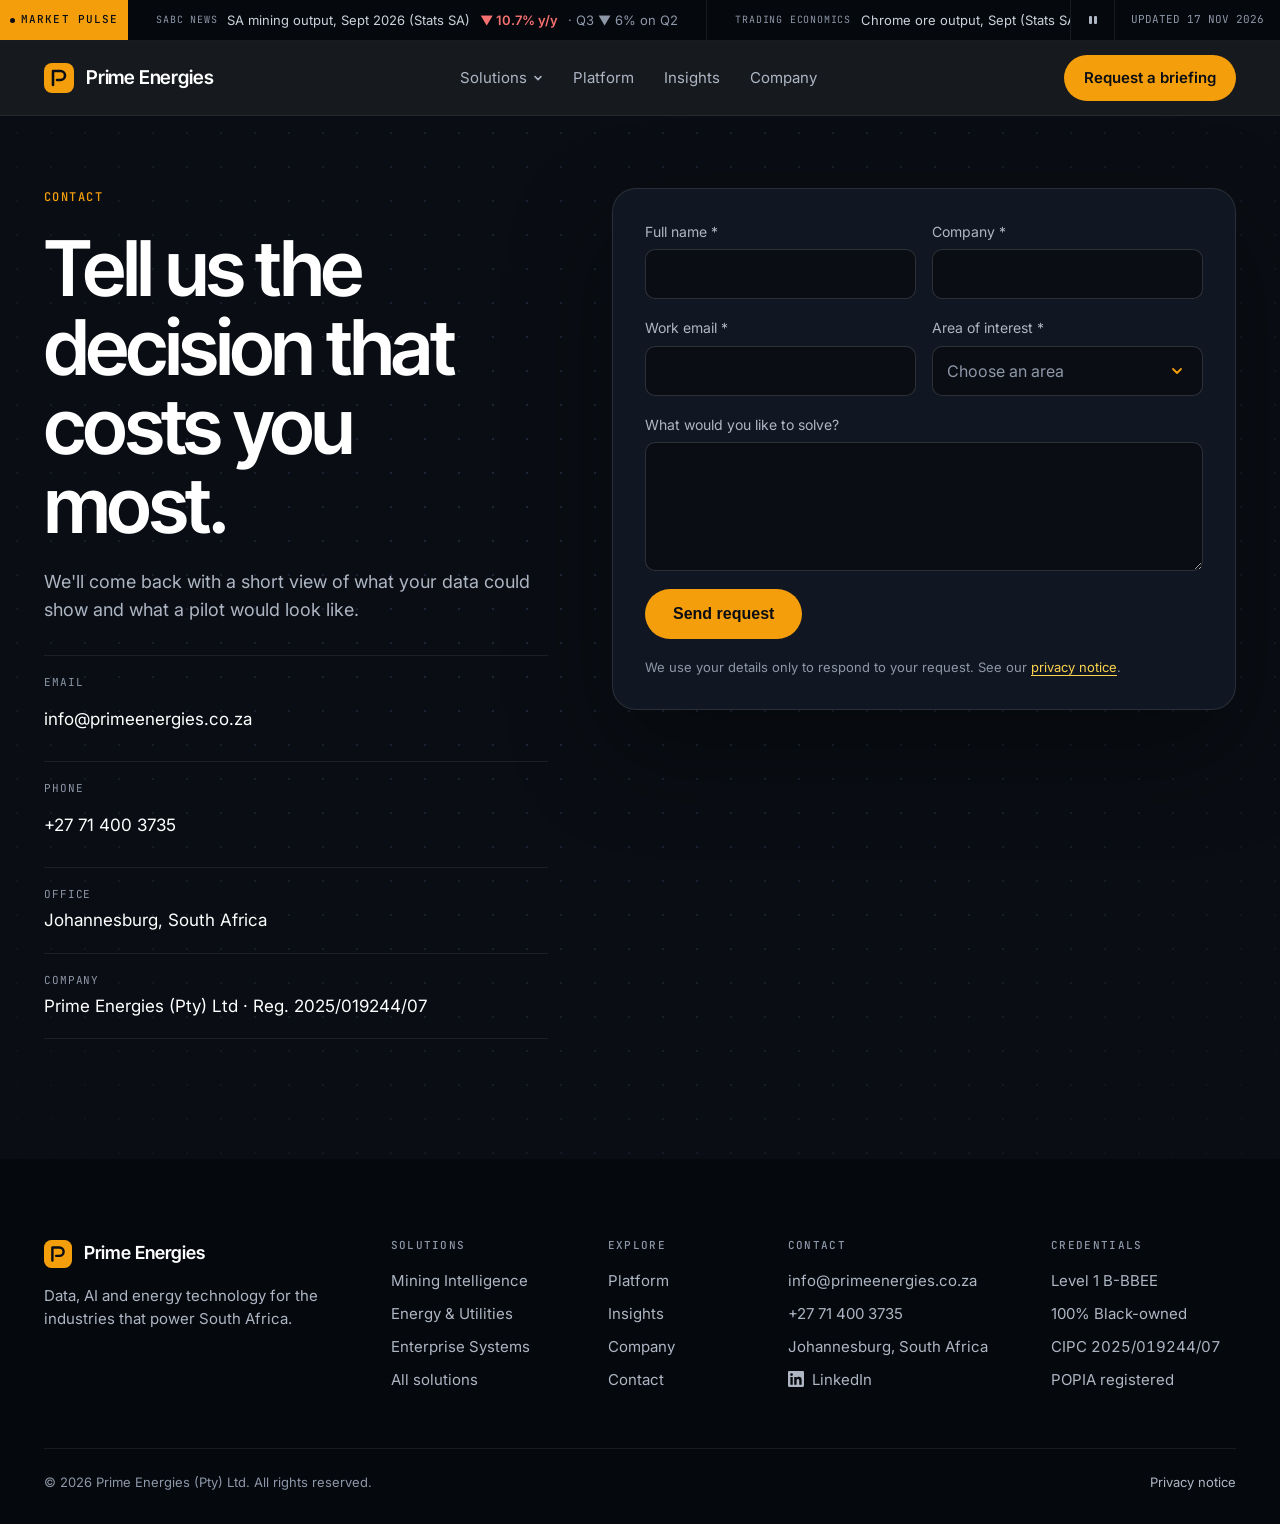
<file: contact.html>
<!doctype html>
<html lang="en">
<head>
<meta charset="utf-8">
<meta name="viewport" content="width=device-width, initial-scale=1">
<meta name="format-detection" content="telephone=no, date=no, address=no, email=no">
<title>Contact | Prime Energies</title>
<meta name="description" content="Contact Prime Energies: info@primeenergies.co.za · +27 71 400 3735 · Johannesburg, South Africa.">
<meta property="og:title" content="Contact | Prime Energies">
<meta property="og:description" content="Contact Prime Energies: info@primeenergies.co.za · +27 71 400 3735 · Johannesburg, South Africa.">
<meta property="og:type" content="website">
<meta name="theme-color" content="#0A0E14">
<link rel="canonical" href="https://primeenergies.co.za/contact.html">
<meta property="og:url" content="https://primeenergies.co.za/contact.html">
<meta property="og:site_name" content="Prime Energies">
<meta property="og:image" content="https://primeenergies.co.za/assets/og-image.png">
<meta property="og:image:width" content="1200">
<meta property="og:image:height" content="630">
<meta name="twitter:card" content="summary_large_image">
<link rel="icon" href="favicon.ico" sizes="48x48">
<link rel="icon" href="assets/favicon-96.png" type="image/png" sizes="96x96">
<link rel="icon" href="assets/favicon-192.png" type="image/png" sizes="192x192">
<link rel="icon" href="assets/icon.svg" type="image/svg+xml">
<link rel="apple-touch-icon" href="assets/apple-touch-icon.png">

<noscript><style>.pe-menu-btn{display:none!important}.pe-hide-sm{display:flex!important;flex-wrap:wrap}</style></noscript>
<link rel="preconnect" href="https://fonts.googleapis.com">
<link rel="preconnect" href="https://fonts.gstatic.com" crossorigin="anonymous">
<link href="https://fonts.googleapis.com/css2?family=Inter+Tight:wght@500;600;700&amp;family=Inter:wght@400;500;600&amp;family=JetBrains+Mono:wght@400;500&amp;display=swap" rel="stylesheet">
<link rel="stylesheet" href="assets/site.css?v=202611172248">
</head>
<body>
<div style="min-height: 100vh; background-color: #F5F5F2; color: #0A0E14; font-family: Inter, system-ui, sans-serif; font-size: 16px; line-height: 1.6; overflow-x: clip">
<a class="pe-skip" href="#main">Skip to content</a><div class="pe-top" style="position: sticky; top: 0; z-index: 50"><div class="pe-ticker" role="region" aria-label="Mining market pulse" style="position: relative; z-index: 6; display: flex; align-items: stretch; background-color: #05080D; border-bottom: 1px solid rgba(255,255,255,.08); overflow: hidden">
<a href="insights.html" class="pe-pulse-tag" aria-label="Market Pulse: all news" style="flex-shrink: 0; display: flex; align-items: center; gap: 6px; padding: 0 10px; background-color: #F59E0B; color: #0A0E14; font-family: 'JetBrains Mono', monospace; font-size: 11px; font-weight: 500; letter-spacing: .1em; z-index: 2">
<span class="pe-live" style="width: 5px; height: 5px; border-radius: 50%; background-color: #0A0E14; display: inline-block"></span><span class="pe-hide-sm">MARKET PULSE</span><span class="pe-show-sm">PULSE</span></a>
<div style="flex: 1 1 auto; min-width: 0; overflow: hidden"><div class="pe-belt"><div style="display: flex; align-items: center; white-space: nowrap"><a href="https://www.sabcnews.com/sabcnews/sa-mining-production-plunges-by-10-7-year-on-year-in-september/" target="_blank" rel="noopener" class="pe-tick" style="display: inline-flex; align-items: center; gap: 10px; padding: 0 28px; border-right: 1px solid rgba(255,255,255,.08); font-size: 13px; min-height: 40px"><span style="font-family: 'JetBrains Mono', monospace; font-size: 10px; letter-spacing: .08em; color: #8D97A8">SABC NEWS</span><span>SA mining output, Sept 2026 (Stats SA)</span><span style="font-weight: 600; color: #F87171">▼ 10.7% y/y</span> <span style="color: #8D97A8">· Q3 ▼ 6% on Q2</span></a><a href="https://tradingeconomics.com/south-africa/mining-production" target="_blank" rel="noopener" class="pe-tick" style="display: inline-flex; align-items: center; gap: 10px; padding: 0 28px; border-right: 1px solid rgba(255,255,255,.08); font-size: 13px; min-height: 40px"><span style="font-family: 'JetBrains Mono', monospace; font-size: 10px; letter-spacing: .08em; color: #8D97A8">TRADING ECONOMICS</span><span>Chrome ore output, Sept (Stats SA)</span><span style="font-weight: 600; color: #34D399">▲ 13.1% y/y</span> <span style="color: #8D97A8">· Manganese ▲ 12.8%</span></a><a href="https://news.metal.com/newscontent/YYYMZWUZQALMFIA4WNA7RKLA23WEX3Q63YMIAIQ-south-africa-september-mining-output-falls-107-yoy-iron-ore-down-237" target="_blank" rel="noopener" class="pe-tick" style="display: inline-flex; align-items: center; gap: 10px; padding: 0 28px; border-right: 1px solid rgba(255,255,255,.08); font-size: 13px; min-height: 40px"><span style="font-family: 'JetBrains Mono', monospace; font-size: 10px; letter-spacing: .08em; color: #8D97A8">SMM</span><span>Iron ore output, Sept (Stats SA)</span><span style="font-weight: 600; color: #F87171">▼ 23.7% y/y</span> <span style="color: #8D97A8">· Diamonds ▼ 63.1%</span></a><a href="https://dfa.co.za/news/2026-11-16-iron-ore-and-diamond-output-slump-as-annual-mining-costs-rise/" target="_blank" rel="noopener" class="pe-tick" style="display: inline-flex; align-items: center; gap: 10px; padding: 0 28px; border-right: 1px solid rgba(255,255,255,.08); font-size: 13px; min-height: 40px"><span style="font-family: 'JetBrains Mono', monospace; font-size: 10px; letter-spacing: .08em; color: #8D97A8">DFA</span><span>Mining input cost inflation (Minerals Council)</span><span style="font-weight: 600; color: #FCD34D">▲ 4.9% y/y</span></a><a href="https://news.metal.com/newscontent/104191931-smm-chromium-daily-review-low-trading-activity-market-under-pressure" target="_blank" rel="noopener" class="pe-tick" style="display: inline-flex; align-items: center; gap: 10px; padding: 0 28px; border-right: 1px solid rgba(255,255,255,.08); font-size: 13px; min-height: 40px"><span style="font-family: 'JetBrains Mono', monospace; font-size: 10px; letter-spacing: .08em; color: #8D97A8">SMM</span><span>SA 40–42% chrome fines, CIF China</span><span style="font-weight: 600; color: #93C5FD">$255/t</span> <span style="color: #8D97A8">· Flat · 2 Nov</span></a><a href="https://www.miningweekly.com/article/merafe-ferrochrome-hits-61-000-t-year-to-date-mark-as-smelter-ramp-up-proceeds-2026-11-03" target="_blank" rel="noopener" class="pe-tick" style="display: inline-flex; align-items: center; gap: 10px; padding: 0 28px; border-right: 1px solid rgba(255,255,255,.08); font-size: 13px; min-height: 40px"><span style="font-family: 'JetBrains Mono', monospace; font-size: 10px; letter-spacing: .08em; color: #8D97A8">MINING WEEKLY</span><span>Merafe ferrochrome, 9 months</span><span style="font-weight: 600; color: #F87171">61,000 t</span> <span style="color: #8D97A8">· ▼ 46% y/y · smelters restarting</span></a><a href="https://www.sanews.gov.za/node/85531" target="_blank" rel="noopener" class="pe-tick" style="display: inline-flex; align-items: center; gap: 10px; padding: 0 28px; border-right: 1px solid rgba(255,255,255,.08); font-size: 13px; min-height: 40px"><span style="font-family: 'JetBrains Mono', monospace; font-size: 10px; letter-spacing: .08em; color: #8D97A8">SANEWS</span><span>Eskom days without load shedding</span><span style="font-weight: 600; color: #34D399">540+</span> <span style="color: #8D97A8">· 9 Nov</span></a><a href="https://www.miningmx.com/news/2026-11-11-why-south-africa-s-platinum-miners-are-piling-into-chrome/" target="_blank" rel="noopener" class="pe-tick" style="display: inline-flex; align-items: center; gap: 10px; padding: 0 28px; border-right: 1px solid rgba(255,255,255,.08); font-size: 13px; min-height: 40px"><span style="font-family: 'JetBrains Mono', monospace; font-size: 10px; letter-spacing: .08em; color: #8D97A8">MININGMX</span><span>PGM miners piling into chrome</span><span style="font-weight: 600; color: #93C5FD">11 Nov</span></a></div><div aria-hidden="true" style="display: flex; align-items: center; white-space: nowrap"><a href="https://www.sabcnews.com/sabcnews/sa-mining-production-plunges-by-10-7-year-on-year-in-september/" tabindex="-1" target="_blank" rel="noopener" class="pe-tick" style="display: inline-flex; align-items: center; gap: 10px; padding: 0 28px; border-right: 1px solid rgba(255,255,255,.08); font-size: 13px; min-height: 40px"><span style="font-family: 'JetBrains Mono', monospace; font-size: 10px; letter-spacing: .08em; color: #8D97A8">SABC NEWS</span><span>SA mining output, Sept 2026 (Stats SA)</span><span style="font-weight: 600; color: #F87171">▼ 10.7% y/y</span> <span style="color: #8D97A8">· Q3 ▼ 6% on Q2</span></a><a href="https://tradingeconomics.com/south-africa/mining-production" tabindex="-1" target="_blank" rel="noopener" class="pe-tick" style="display: inline-flex; align-items: center; gap: 10px; padding: 0 28px; border-right: 1px solid rgba(255,255,255,.08); font-size: 13px; min-height: 40px"><span style="font-family: 'JetBrains Mono', monospace; font-size: 10px; letter-spacing: .08em; color: #8D97A8">TRADING ECONOMICS</span><span>Chrome ore output, Sept (Stats SA)</span><span style="font-weight: 600; color: #34D399">▲ 13.1% y/y</span> <span style="color: #8D97A8">· Manganese ▲ 12.8%</span></a><a href="https://news.metal.com/newscontent/YYYMZWUZQALMFIA4WNA7RKLA23WEX3Q63YMIAIQ-south-africa-september-mining-output-falls-107-yoy-iron-ore-down-237" tabindex="-1" target="_blank" rel="noopener" class="pe-tick" style="display: inline-flex; align-items: center; gap: 10px; padding: 0 28px; border-right: 1px solid rgba(255,255,255,.08); font-size: 13px; min-height: 40px"><span style="font-family: 'JetBrains Mono', monospace; font-size: 10px; letter-spacing: .08em; color: #8D97A8">SMM</span><span>Iron ore output, Sept (Stats SA)</span><span style="font-weight: 600; color: #F87171">▼ 23.7% y/y</span> <span style="color: #8D97A8">· Diamonds ▼ 63.1%</span></a><a href="https://dfa.co.za/news/2026-11-16-iron-ore-and-diamond-output-slump-as-annual-mining-costs-rise/" tabindex="-1" target="_blank" rel="noopener" class="pe-tick" style="display: inline-flex; align-items: center; gap: 10px; padding: 0 28px; border-right: 1px solid rgba(255,255,255,.08); font-size: 13px; min-height: 40px"><span style="font-family: 'JetBrains Mono', monospace; font-size: 10px; letter-spacing: .08em; color: #8D97A8">DFA</span><span>Mining input cost inflation (Minerals Council)</span><span style="font-weight: 600; color: #FCD34D">▲ 4.9% y/y</span></a><a href="https://news.metal.com/newscontent/104191931-smm-chromium-daily-review-low-trading-activity-market-under-pressure" tabindex="-1" target="_blank" rel="noopener" class="pe-tick" style="display: inline-flex; align-items: center; gap: 10px; padding: 0 28px; border-right: 1px solid rgba(255,255,255,.08); font-size: 13px; min-height: 40px"><span style="font-family: 'JetBrains Mono', monospace; font-size: 10px; letter-spacing: .08em; color: #8D97A8">SMM</span><span>SA 40–42% chrome fines, CIF China</span><span style="font-weight: 600; color: #93C5FD">$255/t</span> <span style="color: #8D97A8">· Flat · 2 Nov</span></a><a href="https://www.miningweekly.com/article/merafe-ferrochrome-hits-61-000-t-year-to-date-mark-as-smelter-ramp-up-proceeds-2026-11-03" tabindex="-1" target="_blank" rel="noopener" class="pe-tick" style="display: inline-flex; align-items: center; gap: 10px; padding: 0 28px; border-right: 1px solid rgba(255,255,255,.08); font-size: 13px; min-height: 40px"><span style="font-family: 'JetBrains Mono', monospace; font-size: 10px; letter-spacing: .08em; color: #8D97A8">MINING WEEKLY</span><span>Merafe ferrochrome, 9 months</span><span style="font-weight: 600; color: #F87171">61,000 t</span> <span style="color: #8D97A8">· ▼ 46% y/y · smelters restarting</span></a><a href="https://www.sanews.gov.za/node/85531" tabindex="-1" target="_blank" rel="noopener" class="pe-tick" style="display: inline-flex; align-items: center; gap: 10px; padding: 0 28px; border-right: 1px solid rgba(255,255,255,.08); font-size: 13px; min-height: 40px"><span style="font-family: 'JetBrains Mono', monospace; font-size: 10px; letter-spacing: .08em; color: #8D97A8">SANEWS</span><span>Eskom days without load shedding</span><span style="font-weight: 600; color: #34D399">540+</span> <span style="color: #8D97A8">· 9 Nov</span></a><a href="https://www.miningmx.com/news/2026-11-11-why-south-africa-s-platinum-miners-are-piling-into-chrome/" tabindex="-1" target="_blank" rel="noopener" class="pe-tick" style="display: inline-flex; align-items: center; gap: 10px; padding: 0 28px; border-right: 1px solid rgba(255,255,255,.08); font-size: 13px; min-height: 40px"><span style="font-family: 'JetBrains Mono', monospace; font-size: 10px; letter-spacing: .08em; color: #8D97A8">MININGMX</span><span>PGM miners piling into chrome</span><span style="font-weight: 600; color: #93C5FD">11 Nov</span></a></div></div></div>
<button type="button" class="pe-tick-pause" aria-pressed="false" aria-label="Pause news ticker" style="flex-shrink: 0; width: 44px; min-height: 34px; display: flex; align-items: center; justify-content: center; background-color: #05080D; border: none; border-left: 1px solid rgba(255,255,255,.08); color: #AEB6C4; cursor: pointer; z-index: 2"><svg width="12" height="12" viewBox="0 0 12 12" aria-hidden="true"><rect x="2" y="2" width="3" height="8" rx="1" fill="currentColor"></rect><rect x="7" y="2" width="3" height="8" rx="1" fill="currentColor"></rect></svg></button>
<div class="pe-hide-sm" style="flex-shrink: 0; display: flex; align-items: center; padding: 0 16px; font-family: 'JetBrains Mono', monospace; font-size: 11px; color: #8D97A8; border-left: 1px solid rgba(255,255,255,.08); background-color: #05080D; z-index: 2">UPDATED 17 NOV 2026</div>
</div>
<!--/ticker--><header class="pe-header" style="position: relative; z-index: 50; background-color: rgba(10,14,20,.95); -webkit-backdrop-filter: blur(14px); backdrop-filter: blur(14px); border-bottom: 1px solid rgba(255,255,255,.07)">
<nav aria-label="Main" style="max-width: 1240px; margin: 0 auto; padding: 14px 24px; display: flex; align-items: center; justify-content: space-between; gap: 24px; flex-wrap: wrap">
<a href="index.html" style="display: flex; align-items: center; gap: 12px; color: #FFFFFF">
<svg width="30" height="30" viewBox="0 0 30 30" aria-hidden="true"><rect width="30" height="30" rx="8" fill="#F59E0B"></rect><path d="M9 22V8h7.5a4.5 4.5 0 0 1 0 9H13" fill="none" stroke="#0A0E14" stroke-width="2.6" stroke-linecap="round" stroke-linejoin="round"></path></svg>
<span style="font-family: 'Inter Tight', sans-serif; font-weight: 600; font-size: 19px; letter-spacing: -.01em">Prime Energies</span>
</a>
<div class="pe-hide-sm" style="display: flex; align-items: center; gap: 30px; font-size: 15px"><div class="pe-dd"><a href="solutions.html" class="pe-navlink" style="color: #AEB6C4; display: inline-flex; align-items: center; gap: 6px; min-height: 44px">Solutions<svg width="10" height="10" viewBox="0 0 10 10" aria-hidden="true"><path d="M2 3.5l3 3 3-3" fill="none" stroke="currentColor" stroke-width="1.6" stroke-linecap="round"></path></svg></a><div class="pe-dd-menu"><a href="mining-intelligence.html"><span>Mining Intelligence</span><small>Fleet, diesel and contract intelligence</small></a><a href="energy-utilities.html"><span>Energy &amp; Utilities</span><small>Smart metering and energy analytics</small></a><a href="enterprise-systems.html"><span>Enterprise Systems</span><small>Monitoring, integration and support</small></a><a href="solutions.html" class="pe-dd-all">All solutions</a></div></div><a href="platform.html" class="pe-navlink" style="color: #AEB6C4">Platform</a><a href="insights.html" class="pe-navlink" style="color: #AEB6C4">Insights</a><a href="company.html" class="pe-navlink" style="color: #AEB6C4">Company</a></div>
<button type="button" class="pe-menu-btn" aria-expanded="false" aria-controls="pe-mobile-menu"><span class="pe-burger" aria-hidden="true"><i></i><i></i><i></i></span>Menu</button><a href="contact.html" class="pe-btn" style="background-color: #F59E0B; color: #0A0E14; font-weight: 600; font-size: 15px; padding: 11px 20px; border-radius: 999px; min-height: 44px; display: inline-flex; align-items: center">Request a briefing</a>
</nav>
<nav id="pe-mobile-menu" class="pe-mobile-menu" aria-label="Mobile" hidden><a class="pe-mm-link" href="index.html">Home<svg width="16" height="16" viewBox="0 0 16 16" aria-hidden="true"><path d="M6 3l5 5-5 5" fill="none" stroke="currentColor" stroke-width="1.8" stroke-linecap="round" stroke-linejoin="round"></path></svg></a><a class="pe-mm-link" href="solutions.html">Solutions<svg width="16" height="16" viewBox="0 0 16 16" aria-hidden="true"><path d="M6 3l5 5-5 5" fill="none" stroke="currentColor" stroke-width="1.8" stroke-linecap="round" stroke-linejoin="round"></path></svg></a><div class="pe-mm-sub"><a href="mining-intelligence.html">Mining Intelligence</a><a href="energy-utilities.html">Energy &amp; Utilities</a><a href="enterprise-systems.html">Enterprise Systems</a></div><a class="pe-mm-link" href="platform.html">Platform<svg width="16" height="16" viewBox="0 0 16 16" aria-hidden="true"><path d="M6 3l5 5-5 5" fill="none" stroke="currentColor" stroke-width="1.8" stroke-linecap="round" stroke-linejoin="round"></path></svg></a><a class="pe-mm-link" href="insights.html">Insights<svg width="16" height="16" viewBox="0 0 16 16" aria-hidden="true"><path d="M6 3l5 5-5 5" fill="none" stroke="currentColor" stroke-width="1.8" stroke-linecap="round" stroke-linejoin="round"></path></svg></a><a class="pe-mm-link" href="company.html">Company<svg width="16" height="16" viewBox="0 0 16 16" aria-hidden="true"><path d="M6 3l5 5-5 5" fill="none" stroke="currentColor" stroke-width="1.8" stroke-linecap="round" stroke-linejoin="round"></path></svg></a><a class="pe-mm-link" href="contact.html" aria-current="page">Contact<svg width="16" height="16" viewBox="0 0 16 16" aria-hidden="true"><path d="M6 3l5 5-5 5" fill="none" stroke="currentColor" stroke-width="1.8" stroke-linecap="round" stroke-linejoin="round"></path></svg></a><a class="pe-mm-cta" href="contact.html">Request a briefing</a><div class="pe-mm-foot"><a href="mailto:info@primeenergies.co.za">info@primeenergies.co.za</a><a href="tel:+27714003735">+27 71 400 3735</a></div></nav>
</header>
</div><main id="main" tabindex="-1" style="outline: none"><section style="position: relative; background-color: #0A0E14; color: #F3F4F6; overflow: hidden">
<div aria-hidden="true" style="position: absolute; inset: 0; overflow: hidden; pointer-events: none"><div class="pe-dots" style="position: absolute; inset: 0; background-image: radial-gradient(#243149 1.3px, transparent 1.5px); background-size: 34px 34px; opacity: .8"></div><div class="pe-hide-sm" style="position: absolute; inset: 0; opacity: .55"><svg viewBox="0 0 1600 700" preserveAspectRatio="xMidYMid slice" style="width: 100%; height: 100%"><circle cx="1500" cy="620" r="60" fill="none" stroke="#F59E0B" stroke-width="2" class="pe-ping"></circle><circle cx="1500" cy="620" r="60" fill="none" stroke="#F59E0B" stroke-width="2" class="pe-ping" style="animation-delay: -1.8s"></circle><circle cx="1500" cy="620" r="7" fill="#F59E0B"></circle></svg></div></div><div aria-hidden="true" style="position: absolute; inset: 0; pointer-events: none; background: radial-gradient(ellipse at 50% 40%, rgba(10,14,20,0) 0%, rgba(10,14,20,.55) 70%, rgba(10,14,20,.95) 100%); z-index: 1"></div>
<div style="position: relative; z-index: 2; max-width: 1240px; margin: 0 auto; padding: 72px 24px 120px; display: flex; flex-wrap: wrap; align-items: flex-start; gap: 64px">
<div class="pe-in" style="flex: 1 1 380px; min-width: 0; display: flex; flex-direction: column; gap: 22px">
<span style="font-family: 'JetBrains Mono', monospace; font-size: 12px; font-weight: 500; letter-spacing: .12em; text-transform: uppercase; color: #F59E0B">Contact</span>
<h1 style="margin: 0; font-family: 'Inter Tight', sans-serif; font-weight: 600; font-size: clamp(42px, 6vw, 84px); line-height: 1.03; letter-spacing: -.035em; color: #FFFFFF">Tell us the decision that costs you most.</h1>
<p style="margin: 0; color: #AEB6C4; font-size: 18px">We'll come back with a short view of what your data could show and what a pilot would look like.</p>
<div style="margin-top: 8px; border-top: 1px solid rgba(255,255,255,.08)"><div style="display: flex; flex-direction: column; gap: 4px; padding: 18px 0; border-bottom: 1px solid rgba(255,255,255,.08)"><span style="font-family: 'JetBrains Mono', monospace; font-size: 11px; letter-spacing: .08em; color: #8D97A8">EMAIL</span><span style="font-size: 17px; color: #FFFFFF"><a href="mailto:info@primeenergies.co.za" style="color: #FFFFFF">info@primeenergies.co.za</a></span></div><div style="display: flex; flex-direction: column; gap: 4px; padding: 18px 0; border-bottom: 1px solid rgba(255,255,255,.08)"><span style="font-family: 'JetBrains Mono', monospace; font-size: 11px; letter-spacing: .08em; color: #8D97A8">PHONE</span><span style="font-size: 17px; color: #FFFFFF"><a href="tel:+27714003735" style="color: #FFFFFF">+27 71 400 3735</a></span></div><div style="display: flex; flex-direction: column; gap: 4px; padding: 18px 0; border-bottom: 1px solid rgba(255,255,255,.08)"><span style="font-family: 'JetBrains Mono', monospace; font-size: 11px; letter-spacing: .08em; color: #8D97A8">OFFICE</span><span style="font-size: 17px; color: #FFFFFF"><span>Johannesburg, South Africa</span></span></div><div style="display: flex; flex-direction: column; gap: 4px; padding: 18px 0; border-bottom: 1px solid rgba(255,255,255,.08)"><span style="font-family: 'JetBrains Mono', monospace; font-size: 11px; letter-spacing: .08em; color: #8D97A8">COMPANY</span><span style="font-size: 17px; color: #FFFFFF"><span>Prime Energies (Pty) Ltd · Reg. 2025/019244/07</span></span></div></div>
</div>
<div class="pe-in pe-d2" style="flex: 1 1 500px; min-width: 0; background-color: #111722; border: 1px solid rgba(255,255,255,.1); border-radius: 24px; padding: 32px; box-shadow: 0 40px 100px rgba(0,0,0,.4)">
<div id="pe-form-wrap">
<form id="pe-form" action="https://script.google.com/macros/s/AKfycbxi2ftsUO-BHfhbbCgTxsSZALUhOkcYmqkytG0U4A3It4Qx0JHzxRlOqDqVSEipZG4dZg/exec" method="post" style="display: flex; flex-direction: column; gap: 18px">
<div style="display: grid; grid-template-columns: repeat(auto-fit, minmax(200px, 1fr)); gap: 16px">
<div style="display: flex; flex-direction: column; gap: 6px"><label for="pe-name" style="font-size: 14px; color: #AEB6C4">Full name *</label><input id="pe-name" name="name" type="text" required="required" autocomplete="name" style="background-color: #0A0E14; border: 1px solid rgba(255,255,255,.14); border-radius: 10px; color: #F3F4F6; padding: 12px 14px; min-height: 48px"></div>
<div style="display: flex; flex-direction: column; gap: 6px"><label for="pe-company" style="font-size: 14px; color: #AEB6C4">Company *</label><input id="pe-company" name="company" type="text" required="required" autocomplete="organization" style="background-color: #0A0E14; border: 1px solid rgba(255,255,255,.14); border-radius: 10px; color: #F3F4F6; padding: 12px 14px; min-height: 48px"></div>
</div>
<div style="display: grid; grid-template-columns: repeat(auto-fit, minmax(200px, 1fr)); gap: 16px">
<div style="display: flex; flex-direction: column; gap: 6px"><label for="pe-email" style="font-size: 14px; color: #AEB6C4">Work email *</label><input id="pe-email" name="email" type="email" required="required" autocomplete="email" style="background-color: #0A0E14; border: 1px solid rgba(255,255,255,.14); border-radius: 10px; color: #F3F4F6; padding: 12px 14px; min-height: 48px"></div>
<div style="display: flex; flex-direction: column; gap: 6px"><label for="pe-area" style="font-size: 14px; color: #AEB6C4">Area of interest *</label>
<select id="pe-area" name="area" required="required" style="background-color: #0A0E14; border: 1px solid rgba(255,255,255,.14); border-radius: 10px; color: #F3F4F6; padding: 12px 14px; min-height: 48px">
<option value="" disabled="disabled" selected="selected">Choose an area</option>
<option>Mining Intelligence</option>
<option>Energy &amp; Utilities Technology</option>
<option>Enterprise Systems &amp; Monitoring</option>
<option>Something else</option>
</select></div>
</div>
<div style="display: flex; flex-direction: column; gap: 6px"><label for="pe-msg" style="font-size: 14px; color: #AEB6C4">What would you like to solve?</label><textarea id="pe-msg" name="message" rows="4" style="background-color: #0A0E14; border: 1px solid rgba(255,255,255,.14); border-radius: 10px; color: #F3F4F6; padding: 12px 14px; resize: vertical"></textarea></div>
<button type="submit" class="pe-btn" style="align-self: flex-start; background-color: #F59E0B; color: #0A0E14; font-weight: 600; font-size: 16px; padding: 14px 28px; border: none; border-radius: 999px; min-height: 50px; cursor: pointer">Send request</button>
<p style="margin: 0; font-size: 13px; color: #8D97A8">We use your details only to respond to your request. See our <a href="privacy.html" style="color: #FCD34D; text-decoration: underline; text-underline-offset: 3px">privacy notice</a>.</p>
<div aria-hidden="true" style="position: absolute; left: -10000px; width: 1px; height: 1px; overflow: hidden"><label>Leave this empty<input type="text" name="website" tabindex="-1" autocomplete="off"></label></div><p id="pe-form-err" role="alert" hidden style="margin: 0; padding: 12px 14px; border-radius: 10px; background-color: rgba(239,68,68,.12); color: #FCA5A5; font-size: 14px">We couldn&#8217;t send your message. Please try again, or email us at <a href="mailto:info@primeenergies.co.za" style="color: #FFFFFF">info@primeenergies.co.za</a>.</p>
</form>
</div>
<div id="pe-sent" hidden>
<div role="status" style="display: flex; flex-direction: column; gap: 12px; padding: 20px 0">
<h2 style="margin: 0; font-family: 'Inter Tight', sans-serif; font-size: 26px; font-weight: 600">Thank you. Your request is in.</h2>
<p style="margin: 0; color: #AEB6C4">We have received your message and will be in touch soon from <strong style="color: #FFFFFF">info@primeenergies.co.za</strong>.</p>
<button type="button" id="pe-reset" class="pe-ghost" style="align-self: flex-start; background: none; border: 1px solid rgba(255,255,255,.22); color: #FFFFFF; font-size: 15px; padding: 12px 22px; border-radius: 999px; min-height: 44px; cursor: pointer">Send another message</button>
</div>
</div>
</div>
</div>
</section>
</main><footer style="background-color: #05080D; color: #AEB6C4">
<div style="max-width: 1240px; margin: 0 auto; padding: 80px 24px 32px; display: flex; flex-direction: column; gap: 56px">
<div class="pe-fgrid">
<div class="pe-fbrand" style="display: flex; flex-direction: column; gap: 16px; max-width: 320px">
<a href="index.html" aria-label="Prime Energies home" style="display: inline-flex; align-items: center; gap: 12px; text-decoration: none; align-self: flex-start"><svg width="28" height="28" viewBox="0 0 30 30" aria-hidden="true"><rect width="30" height="30" rx="8" fill="#F59E0B"></rect><path d="M9 22V8h7.5a4.5 4.5 0 0 1 0 9H13" fill="none" stroke="#0A0E14" stroke-width="2.6" stroke-linecap="round" stroke-linejoin="round"></path></svg><span style="font-family: 'Inter Tight', sans-serif; font-weight: 600; font-size: 18px; color: #FFFFFF">Prime Energies</span></a>
<p style="margin: 0; font-size: 15px; line-height: 1.55">Data, AI and energy technology for the industries that power South Africa.</p>
</div>
<nav aria-label="Solutions" class=""><h2 class="pe-fh" style="font-family: 'JetBrains Mono', monospace">SOLUTIONS</h2><ul class="pe-flist"><li><a href="mining-intelligence.html">Mining Intelligence</a></li><li><a href="energy-utilities.html">Energy &amp; Utilities</a></li><li><a href="enterprise-systems.html">Enterprise Systems</a></li><li><a href="solutions.html">All solutions</a></li></ul></nav><nav aria-label="Explore" class=""><h2 class="pe-fh" style="font-family: 'JetBrains Mono', monospace">EXPLORE</h2><ul class="pe-flist"><li><a href="platform.html">Platform</a></li><li><a href="insights.html">Insights</a></li><li><a href="company.html">Company</a></li><li><a href="contact.html">Contact</a></li></ul></nav><div class="pe-fwide"><h2 class="pe-fh" style="font-family: 'JetBrains Mono', monospace">CONTACT</h2><ul class="pe-flist"><li><a href="mailto:info@primeenergies.co.za">info@primeenergies.co.za</a></li><li><a href="tel:+27714003735">+27 71 400 3735</a></li><li><span>Johannesburg, South Africa</span></li><li><a href="https://www.linkedin.com/company/prime-energies-za/" target="_blank" rel="noopener" style="display: inline-flex; align-items: center; gap: 8px"><svg width="16" height="16" viewBox="0 0 24 24" aria-hidden="true" fill="currentColor"><path d="M20.45 20.45h-3.55v-5.57c0-1.33-.03-3.04-1.85-3.04-1.86 0-2.14 1.45-2.14 2.94v5.67H9.35V9h3.41v1.56h.05c.48-.9 1.64-1.85 3.37-1.85 3.6 0 4.27 2.37 4.27 5.46v6.28zM5.34 7.43a2.06 2.06 0 1 1 0-4.12 2.06 2.06 0 0 1 0 4.12zM7.12 20.45H3.56V9h3.56v11.45zM22.22 0H1.77C.79 0 0 .77 0 1.73v20.54C0 23.23.79 24 1.77 24h20.45c.98 0 1.78-.77 1.78-1.73V1.73C24 .77 23.2 0 22.22 0z"/></svg>LinkedIn<span class="pe-sr" style="position:absolute;width:1px;height:1px;overflow:hidden;clip:rect(0 0 0 0)"> (opens in a new tab)</span></a></li></ul></div><div class="pe-fwide"><h2 class="pe-fh" style="font-family: 'JetBrains Mono', monospace">CREDENTIALS</h2><ul class="pe-flist"><li><span>Level 1 B-BBEE</span></li><li><span>100% Black-owned</span></li><li><span style="font-variant-numeric: tabular-nums">CIPC 2025/019244/07</span></li><li><span>POPIA registered</span></li></ul></div>
</div>
<div class="pe-fbar">
<span>&#169; 2026 Prime Energies (Pty) Ltd. All rights reserved.</span><a href="privacy.html">Privacy notice</a>
</div>
</div>
</footer>
</div>
<script src="assets/site.js?v=202611172248"></script>
</body>
</html>
</file>
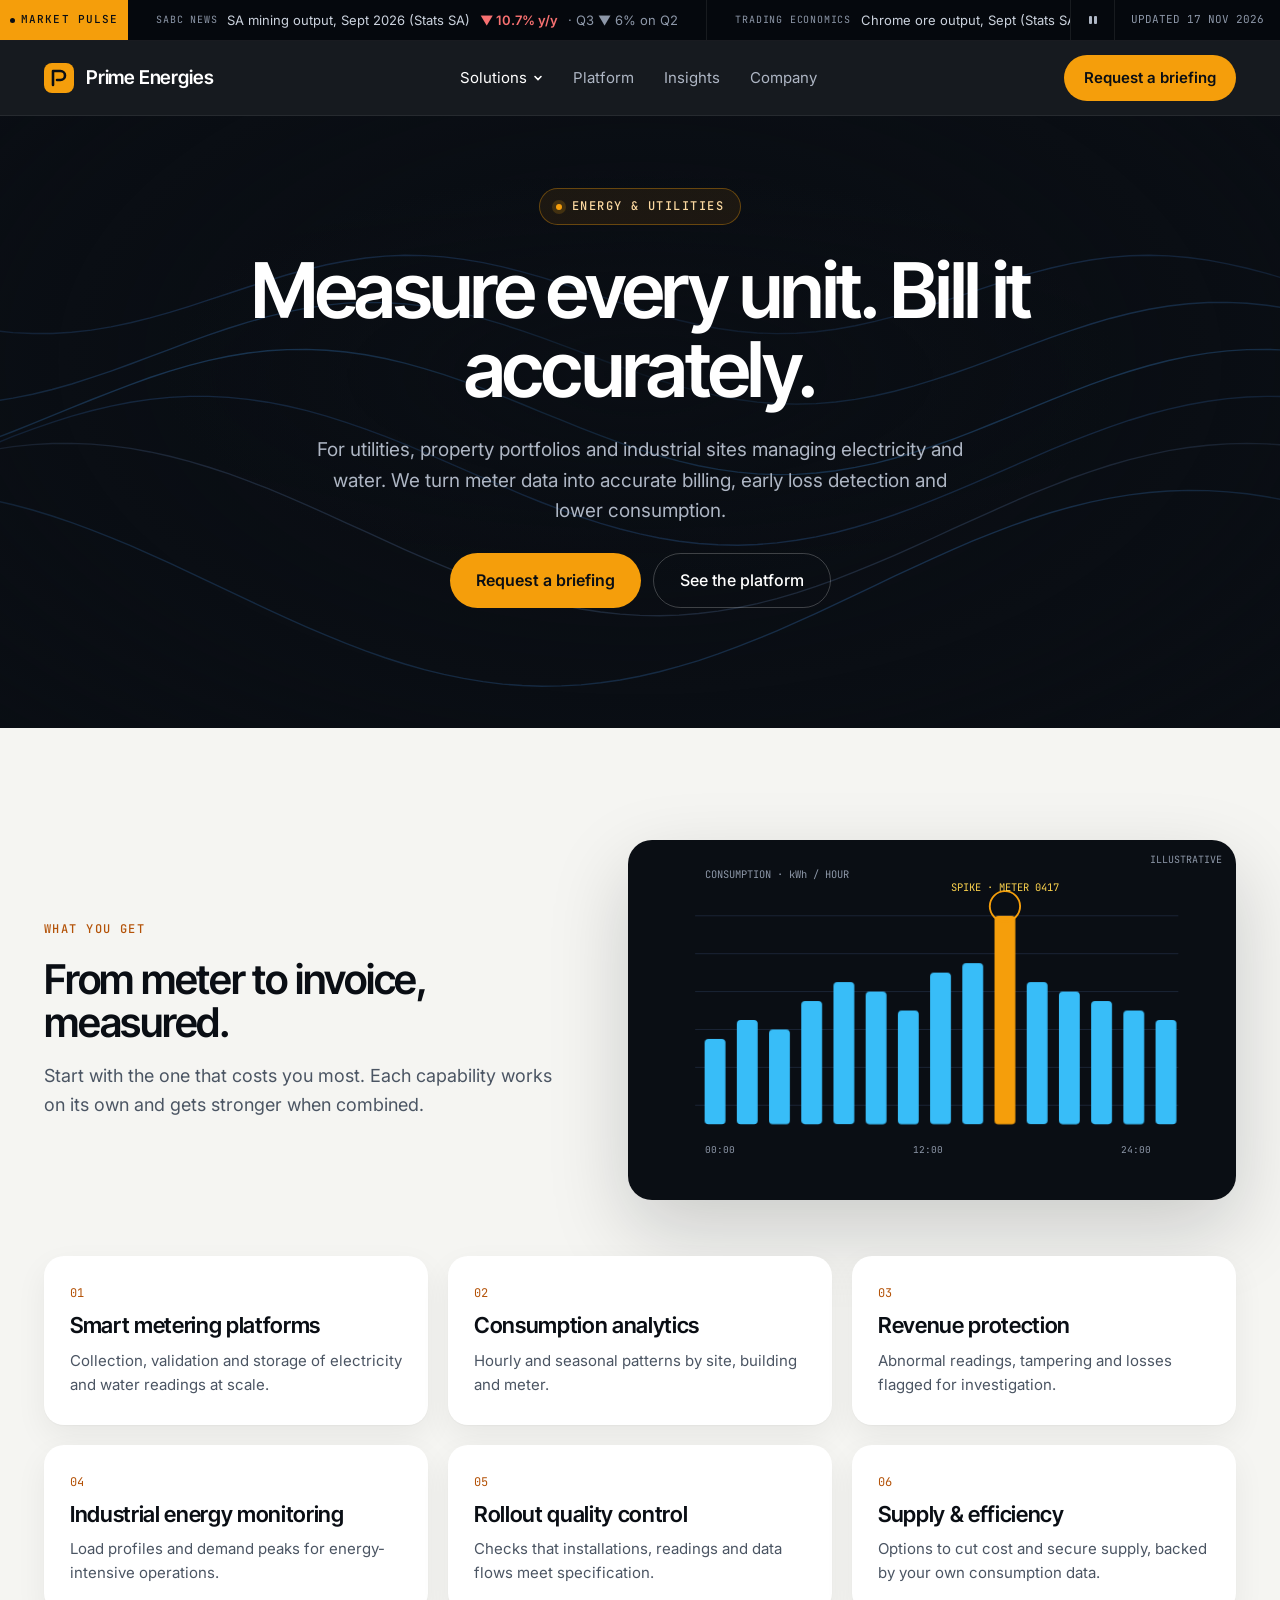
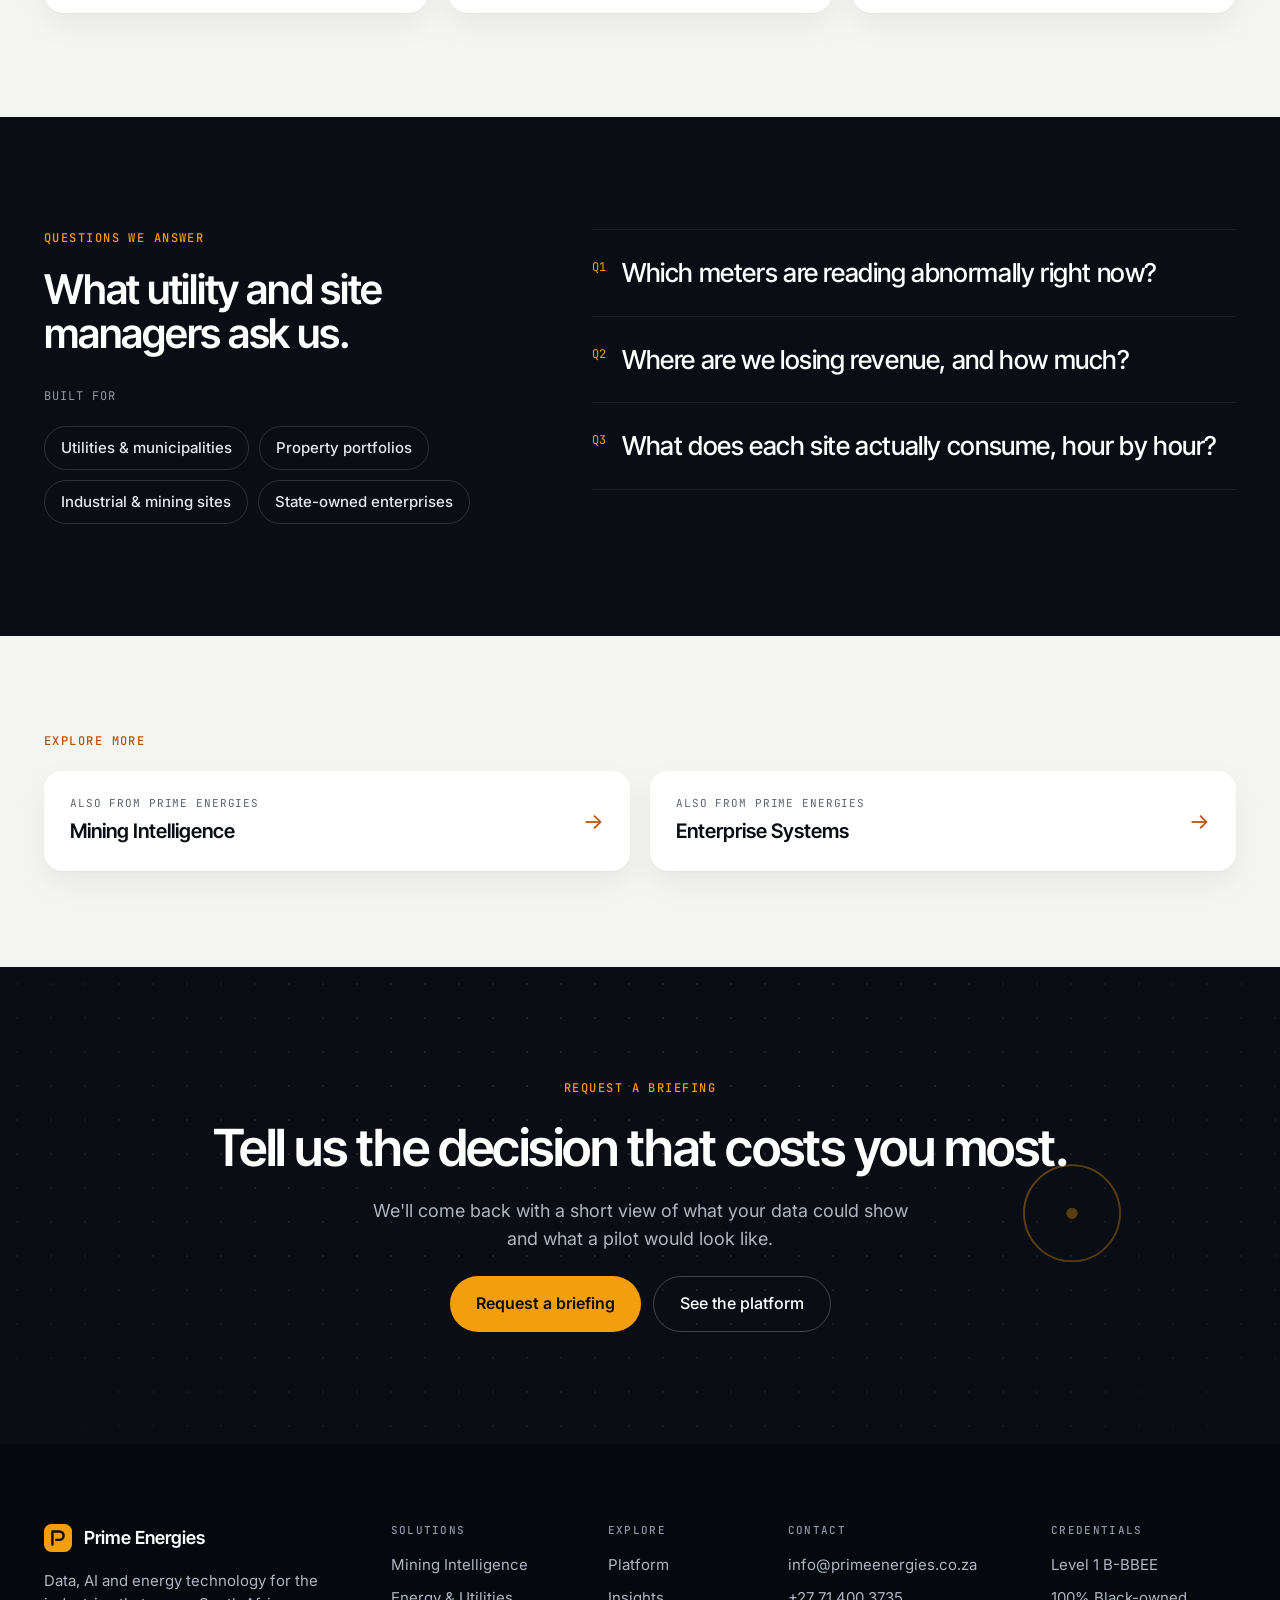
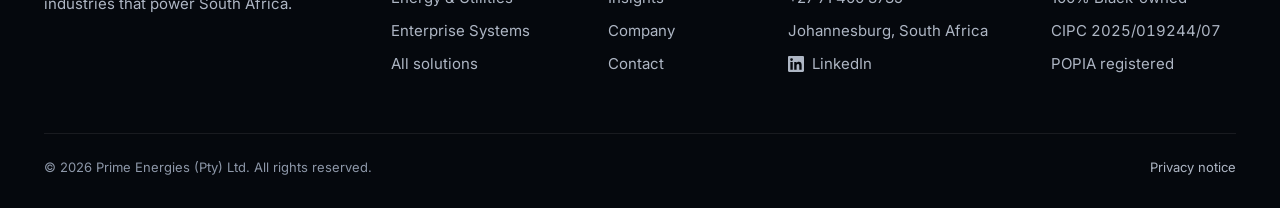
<file: energy-utilities.html>
<!doctype html>
<html lang="en">
<head>
<meta charset="utf-8">
<meta name="viewport" content="width=device-width, initial-scale=1">
<meta name="format-detection" content="telephone=no, date=no, address=no, email=no">
<title>Energy & Utilities | Prime Energies</title>
<meta name="description" content="Energy and utilities technology: smart metering platforms, consumption analytics, revenue protection and industrial energy monitoring.">
<meta property="og:title" content="Energy & Utilities | Prime Energies">
<meta property="og:description" content="Energy and utilities technology: smart metering platforms, consumption analytics, revenue protection and industrial energy monitoring.">
<meta property="og:type" content="website">
<meta name="theme-color" content="#0A0E14">
<link rel="canonical" href="https://primeenergies.co.za/energy-utilities.html">
<meta property="og:url" content="https://primeenergies.co.za/energy-utilities.html">
<meta property="og:site_name" content="Prime Energies">
<meta property="og:image" content="https://primeenergies.co.za/assets/og-image.png">
<meta property="og:image:width" content="1200">
<meta property="og:image:height" content="630">
<meta name="twitter:card" content="summary_large_image">
<link rel="icon" href="favicon.ico" sizes="48x48">
<link rel="icon" href="assets/favicon-96.png" type="image/png" sizes="96x96">
<link rel="icon" href="assets/favicon-192.png" type="image/png" sizes="192x192">
<link rel="icon" href="assets/icon.svg" type="image/svg+xml">
<link rel="apple-touch-icon" href="assets/apple-touch-icon.png">

<noscript><style>.pe-menu-btn{display:none!important}.pe-hide-sm{display:flex!important;flex-wrap:wrap}</style></noscript>
<link rel="preconnect" href="https://fonts.googleapis.com">
<link rel="preconnect" href="https://fonts.gstatic.com" crossorigin="anonymous">
<link href="https://fonts.googleapis.com/css2?family=Inter+Tight:wght@500;600;700&amp;family=Inter:wght@400;500;600&amp;family=JetBrains+Mono:wght@400;500&amp;display=swap" rel="stylesheet">
<link rel="stylesheet" href="assets/site.css?v=202611172248">
</head>
<body>
<div style="min-height: 100vh; background-color: #F5F5F2; color: #0A0E14; font-family: Inter, system-ui, sans-serif; font-size: 16px; line-height: 1.6; overflow-x: clip">
<a class="pe-skip" href="#main">Skip to content</a><div class="pe-top" style="position: sticky; top: 0; z-index: 50"><div class="pe-ticker" role="region" aria-label="Mining market pulse" style="position: relative; z-index: 6; display: flex; align-items: stretch; background-color: #05080D; border-bottom: 1px solid rgba(255,255,255,.08); overflow: hidden">
<a href="insights.html" class="pe-pulse-tag" aria-label="Market Pulse: all news" style="flex-shrink: 0; display: flex; align-items: center; gap: 6px; padding: 0 10px; background-color: #F59E0B; color: #0A0E14; font-family: 'JetBrains Mono', monospace; font-size: 11px; font-weight: 500; letter-spacing: .1em; z-index: 2">
<span class="pe-live" style="width: 5px; height: 5px; border-radius: 50%; background-color: #0A0E14; display: inline-block"></span><span class="pe-hide-sm">MARKET PULSE</span><span class="pe-show-sm">PULSE</span></a>
<div style="flex: 1 1 auto; min-width: 0; overflow: hidden"><div class="pe-belt"><div style="display: flex; align-items: center; white-space: nowrap"><a href="https://www.sabcnews.com/sabcnews/sa-mining-production-plunges-by-10-7-year-on-year-in-september/" target="_blank" rel="noopener" class="pe-tick" style="display: inline-flex; align-items: center; gap: 10px; padding: 0 28px; border-right: 1px solid rgba(255,255,255,.08); font-size: 13px; min-height: 40px"><span style="font-family: 'JetBrains Mono', monospace; font-size: 10px; letter-spacing: .08em; color: #8D97A8">SABC NEWS</span><span>SA mining output, Sept 2026 (Stats SA)</span><span style="font-weight: 600; color: #F87171">▼ 10.7% y/y</span> <span style="color: #8D97A8">· Q3 ▼ 6% on Q2</span></a><a href="https://tradingeconomics.com/south-africa/mining-production" target="_blank" rel="noopener" class="pe-tick" style="display: inline-flex; align-items: center; gap: 10px; padding: 0 28px; border-right: 1px solid rgba(255,255,255,.08); font-size: 13px; min-height: 40px"><span style="font-family: 'JetBrains Mono', monospace; font-size: 10px; letter-spacing: .08em; color: #8D97A8">TRADING ECONOMICS</span><span>Chrome ore output, Sept (Stats SA)</span><span style="font-weight: 600; color: #34D399">▲ 13.1% y/y</span> <span style="color: #8D97A8">· Manganese ▲ 12.8%</span></a><a href="https://news.metal.com/newscontent/YYYMZWUZQALMFIA4WNA7RKLA23WEX3Q63YMIAIQ-south-africa-september-mining-output-falls-107-yoy-iron-ore-down-237" target="_blank" rel="noopener" class="pe-tick" style="display: inline-flex; align-items: center; gap: 10px; padding: 0 28px; border-right: 1px solid rgba(255,255,255,.08); font-size: 13px; min-height: 40px"><span style="font-family: 'JetBrains Mono', monospace; font-size: 10px; letter-spacing: .08em; color: #8D97A8">SMM</span><span>Iron ore output, Sept (Stats SA)</span><span style="font-weight: 600; color: #F87171">▼ 23.7% y/y</span> <span style="color: #8D97A8">· Diamonds ▼ 63.1%</span></a><a href="https://dfa.co.za/news/2026-11-16-iron-ore-and-diamond-output-slump-as-annual-mining-costs-rise/" target="_blank" rel="noopener" class="pe-tick" style="display: inline-flex; align-items: center; gap: 10px; padding: 0 28px; border-right: 1px solid rgba(255,255,255,.08); font-size: 13px; min-height: 40px"><span style="font-family: 'JetBrains Mono', monospace; font-size: 10px; letter-spacing: .08em; color: #8D97A8">DFA</span><span>Mining input cost inflation (Minerals Council)</span><span style="font-weight: 600; color: #FCD34D">▲ 4.9% y/y</span></a><a href="https://news.metal.com/newscontent/104191931-smm-chromium-daily-review-low-trading-activity-market-under-pressure" target="_blank" rel="noopener" class="pe-tick" style="display: inline-flex; align-items: center; gap: 10px; padding: 0 28px; border-right: 1px solid rgba(255,255,255,.08); font-size: 13px; min-height: 40px"><span style="font-family: 'JetBrains Mono', monospace; font-size: 10px; letter-spacing: .08em; color: #8D97A8">SMM</span><span>SA 40–42% chrome fines, CIF China</span><span style="font-weight: 600; color: #93C5FD">$255/t</span> <span style="color: #8D97A8">· Flat · 2 Nov</span></a><a href="https://www.miningweekly.com/article/merafe-ferrochrome-hits-61-000-t-year-to-date-mark-as-smelter-ramp-up-proceeds-2026-11-03" target="_blank" rel="noopener" class="pe-tick" style="display: inline-flex; align-items: center; gap: 10px; padding: 0 28px; border-right: 1px solid rgba(255,255,255,.08); font-size: 13px; min-height: 40px"><span style="font-family: 'JetBrains Mono', monospace; font-size: 10px; letter-spacing: .08em; color: #8D97A8">MINING WEEKLY</span><span>Merafe ferrochrome, 9 months</span><span style="font-weight: 600; color: #F87171">61,000 t</span> <span style="color: #8D97A8">· ▼ 46% y/y · smelters restarting</span></a><a href="https://www.sanews.gov.za/node/85531" target="_blank" rel="noopener" class="pe-tick" style="display: inline-flex; align-items: center; gap: 10px; padding: 0 28px; border-right: 1px solid rgba(255,255,255,.08); font-size: 13px; min-height: 40px"><span style="font-family: 'JetBrains Mono', monospace; font-size: 10px; letter-spacing: .08em; color: #8D97A8">SANEWS</span><span>Eskom days without load shedding</span><span style="font-weight: 600; color: #34D399">540+</span> <span style="color: #8D97A8">· 9 Nov</span></a><a href="https://www.miningmx.com/news/2026-11-11-why-south-africa-s-platinum-miners-are-piling-into-chrome/" target="_blank" rel="noopener" class="pe-tick" style="display: inline-flex; align-items: center; gap: 10px; padding: 0 28px; border-right: 1px solid rgba(255,255,255,.08); font-size: 13px; min-height: 40px"><span style="font-family: 'JetBrains Mono', monospace; font-size: 10px; letter-spacing: .08em; color: #8D97A8">MININGMX</span><span>PGM miners piling into chrome</span><span style="font-weight: 600; color: #93C5FD">11 Nov</span></a></div><div aria-hidden="true" style="display: flex; align-items: center; white-space: nowrap"><a href="https://www.sabcnews.com/sabcnews/sa-mining-production-plunges-by-10-7-year-on-year-in-september/" tabindex="-1" target="_blank" rel="noopener" class="pe-tick" style="display: inline-flex; align-items: center; gap: 10px; padding: 0 28px; border-right: 1px solid rgba(255,255,255,.08); font-size: 13px; min-height: 40px"><span style="font-family: 'JetBrains Mono', monospace; font-size: 10px; letter-spacing: .08em; color: #8D97A8">SABC NEWS</span><span>SA mining output, Sept 2026 (Stats SA)</span><span style="font-weight: 600; color: #F87171">▼ 10.7% y/y</span> <span style="color: #8D97A8">· Q3 ▼ 6% on Q2</span></a><a href="https://tradingeconomics.com/south-africa/mining-production" tabindex="-1" target="_blank" rel="noopener" class="pe-tick" style="display: inline-flex; align-items: center; gap: 10px; padding: 0 28px; border-right: 1px solid rgba(255,255,255,.08); font-size: 13px; min-height: 40px"><span style="font-family: 'JetBrains Mono', monospace; font-size: 10px; letter-spacing: .08em; color: #8D97A8">TRADING ECONOMICS</span><span>Chrome ore output, Sept (Stats SA)</span><span style="font-weight: 600; color: #34D399">▲ 13.1% y/y</span> <span style="color: #8D97A8">· Manganese ▲ 12.8%</span></a><a href="https://news.metal.com/newscontent/YYYMZWUZQALMFIA4WNA7RKLA23WEX3Q63YMIAIQ-south-africa-september-mining-output-falls-107-yoy-iron-ore-down-237" tabindex="-1" target="_blank" rel="noopener" class="pe-tick" style="display: inline-flex; align-items: center; gap: 10px; padding: 0 28px; border-right: 1px solid rgba(255,255,255,.08); font-size: 13px; min-height: 40px"><span style="font-family: 'JetBrains Mono', monospace; font-size: 10px; letter-spacing: .08em; color: #8D97A8">SMM</span><span>Iron ore output, Sept (Stats SA)</span><span style="font-weight: 600; color: #F87171">▼ 23.7% y/y</span> <span style="color: #8D97A8">· Diamonds ▼ 63.1%</span></a><a href="https://dfa.co.za/news/2026-11-16-iron-ore-and-diamond-output-slump-as-annual-mining-costs-rise/" tabindex="-1" target="_blank" rel="noopener" class="pe-tick" style="display: inline-flex; align-items: center; gap: 10px; padding: 0 28px; border-right: 1px solid rgba(255,255,255,.08); font-size: 13px; min-height: 40px"><span style="font-family: 'JetBrains Mono', monospace; font-size: 10px; letter-spacing: .08em; color: #8D97A8">DFA</span><span>Mining input cost inflation (Minerals Council)</span><span style="font-weight: 600; color: #FCD34D">▲ 4.9% y/y</span></a><a href="https://news.metal.com/newscontent/104191931-smm-chromium-daily-review-low-trading-activity-market-under-pressure" tabindex="-1" target="_blank" rel="noopener" class="pe-tick" style="display: inline-flex; align-items: center; gap: 10px; padding: 0 28px; border-right: 1px solid rgba(255,255,255,.08); font-size: 13px; min-height: 40px"><span style="font-family: 'JetBrains Mono', monospace; font-size: 10px; letter-spacing: .08em; color: #8D97A8">SMM</span><span>SA 40–42% chrome fines, CIF China</span><span style="font-weight: 600; color: #93C5FD">$255/t</span> <span style="color: #8D97A8">· Flat · 2 Nov</span></a><a href="https://www.miningweekly.com/article/merafe-ferrochrome-hits-61-000-t-year-to-date-mark-as-smelter-ramp-up-proceeds-2026-11-03" tabindex="-1" target="_blank" rel="noopener" class="pe-tick" style="display: inline-flex; align-items: center; gap: 10px; padding: 0 28px; border-right: 1px solid rgba(255,255,255,.08); font-size: 13px; min-height: 40px"><span style="font-family: 'JetBrains Mono', monospace; font-size: 10px; letter-spacing: .08em; color: #8D97A8">MINING WEEKLY</span><span>Merafe ferrochrome, 9 months</span><span style="font-weight: 600; color: #F87171">61,000 t</span> <span style="color: #8D97A8">· ▼ 46% y/y · smelters restarting</span></a><a href="https://www.sanews.gov.za/node/85531" tabindex="-1" target="_blank" rel="noopener" class="pe-tick" style="display: inline-flex; align-items: center; gap: 10px; padding: 0 28px; border-right: 1px solid rgba(255,255,255,.08); font-size: 13px; min-height: 40px"><span style="font-family: 'JetBrains Mono', monospace; font-size: 10px; letter-spacing: .08em; color: #8D97A8">SANEWS</span><span>Eskom days without load shedding</span><span style="font-weight: 600; color: #34D399">540+</span> <span style="color: #8D97A8">· 9 Nov</span></a><a href="https://www.miningmx.com/news/2026-11-11-why-south-africa-s-platinum-miners-are-piling-into-chrome/" tabindex="-1" target="_blank" rel="noopener" class="pe-tick" style="display: inline-flex; align-items: center; gap: 10px; padding: 0 28px; border-right: 1px solid rgba(255,255,255,.08); font-size: 13px; min-height: 40px"><span style="font-family: 'JetBrains Mono', monospace; font-size: 10px; letter-spacing: .08em; color: #8D97A8">MININGMX</span><span>PGM miners piling into chrome</span><span style="font-weight: 600; color: #93C5FD">11 Nov</span></a></div></div></div>
<button type="button" class="pe-tick-pause" aria-pressed="false" aria-label="Pause news ticker" style="flex-shrink: 0; width: 44px; min-height: 34px; display: flex; align-items: center; justify-content: center; background-color: #05080D; border: none; border-left: 1px solid rgba(255,255,255,.08); color: #AEB6C4; cursor: pointer; z-index: 2"><svg width="12" height="12" viewBox="0 0 12 12" aria-hidden="true"><rect x="2" y="2" width="3" height="8" rx="1" fill="currentColor"></rect><rect x="7" y="2" width="3" height="8" rx="1" fill="currentColor"></rect></svg></button>
<div class="pe-hide-sm" style="flex-shrink: 0; display: flex; align-items: center; padding: 0 16px; font-family: 'JetBrains Mono', monospace; font-size: 11px; color: #8D97A8; border-left: 1px solid rgba(255,255,255,.08); background-color: #05080D; z-index: 2">UPDATED 17 NOV 2026</div>
</div>
<!--/ticker--><header class="pe-header" style="position: relative; z-index: 50; background-color: rgba(10,14,20,.95); -webkit-backdrop-filter: blur(14px); backdrop-filter: blur(14px); border-bottom: 1px solid rgba(255,255,255,.07)">
<nav aria-label="Main" style="max-width: 1240px; margin: 0 auto; padding: 14px 24px; display: flex; align-items: center; justify-content: space-between; gap: 24px; flex-wrap: wrap">
<a href="index.html" style="display: flex; align-items: center; gap: 12px; color: #FFFFFF">
<svg width="30" height="30" viewBox="0 0 30 30" aria-hidden="true"><rect width="30" height="30" rx="8" fill="#F59E0B"></rect><path d="M9 22V8h7.5a4.5 4.5 0 0 1 0 9H13" fill="none" stroke="#0A0E14" stroke-width="2.6" stroke-linecap="round" stroke-linejoin="round"></path></svg>
<span style="font-family: 'Inter Tight', sans-serif; font-weight: 600; font-size: 19px; letter-spacing: -.01em">Prime Energies</span>
</a>
<div class="pe-hide-sm" style="display: flex; align-items: center; gap: 30px; font-size: 15px"><div class="pe-dd"><a href="solutions.html" aria-current="page" class="pe-navlink" style="color: #FFFFFF; display: inline-flex; align-items: center; gap: 6px; min-height: 44px">Solutions<svg width="10" height="10" viewBox="0 0 10 10" aria-hidden="true"><path d="M2 3.5l3 3 3-3" fill="none" stroke="currentColor" stroke-width="1.6" stroke-linecap="round"></path></svg></a><div class="pe-dd-menu"><a href="mining-intelligence.html"><span>Mining Intelligence</span><small>Fleet, diesel and contract intelligence</small></a><a href="energy-utilities.html"><span>Energy &amp; Utilities</span><small>Smart metering and energy analytics</small></a><a href="enterprise-systems.html"><span>Enterprise Systems</span><small>Monitoring, integration and support</small></a><a href="solutions.html" class="pe-dd-all">All solutions</a></div></div><a href="platform.html" class="pe-navlink" style="color: #AEB6C4">Platform</a><a href="insights.html" class="pe-navlink" style="color: #AEB6C4">Insights</a><a href="company.html" class="pe-navlink" style="color: #AEB6C4">Company</a></div>
<button type="button" class="pe-menu-btn" aria-expanded="false" aria-controls="pe-mobile-menu"><span class="pe-burger" aria-hidden="true"><i></i><i></i><i></i></span>Menu</button><a href="contact.html" class="pe-btn" style="background-color: #F59E0B; color: #0A0E14; font-weight: 600; font-size: 15px; padding: 11px 20px; border-radius: 999px; min-height: 44px; display: inline-flex; align-items: center">Request a briefing</a>
</nav>
<nav id="pe-mobile-menu" class="pe-mobile-menu" aria-label="Mobile" hidden><a class="pe-mm-link" href="index.html">Home<svg width="16" height="16" viewBox="0 0 16 16" aria-hidden="true"><path d="M6 3l5 5-5 5" fill="none" stroke="currentColor" stroke-width="1.8" stroke-linecap="round" stroke-linejoin="round"></path></svg></a><a class="pe-mm-link" href="solutions.html" aria-current="page">Solutions<svg width="16" height="16" viewBox="0 0 16 16" aria-hidden="true"><path d="M6 3l5 5-5 5" fill="none" stroke="currentColor" stroke-width="1.8" stroke-linecap="round" stroke-linejoin="round"></path></svg></a><div class="pe-mm-sub"><a href="mining-intelligence.html">Mining Intelligence</a><a href="energy-utilities.html">Energy &amp; Utilities</a><a href="enterprise-systems.html">Enterprise Systems</a></div><a class="pe-mm-link" href="platform.html">Platform<svg width="16" height="16" viewBox="0 0 16 16" aria-hidden="true"><path d="M6 3l5 5-5 5" fill="none" stroke="currentColor" stroke-width="1.8" stroke-linecap="round" stroke-linejoin="round"></path></svg></a><a class="pe-mm-link" href="insights.html">Insights<svg width="16" height="16" viewBox="0 0 16 16" aria-hidden="true"><path d="M6 3l5 5-5 5" fill="none" stroke="currentColor" stroke-width="1.8" stroke-linecap="round" stroke-linejoin="round"></path></svg></a><a class="pe-mm-link" href="company.html">Company<svg width="16" height="16" viewBox="0 0 16 16" aria-hidden="true"><path d="M6 3l5 5-5 5" fill="none" stroke="currentColor" stroke-width="1.8" stroke-linecap="round" stroke-linejoin="round"></path></svg></a><a class="pe-mm-link" href="contact.html">Contact<svg width="16" height="16" viewBox="0 0 16 16" aria-hidden="true"><path d="M6 3l5 5-5 5" fill="none" stroke="currentColor" stroke-width="1.8" stroke-linecap="round" stroke-linejoin="round"></path></svg></a><a class="pe-mm-cta" href="contact.html">Request a briefing</a><div class="pe-mm-foot"><a href="mailto:info@primeenergies.co.za">info@primeenergies.co.za</a><a href="tel:+27714003735">+27 71 400 3735</a></div></nav>
</header>
</div><main id="main" tabindex="-1" style="outline: none"><section style="position: relative; background-color: #0A0E14; color: #F3F4F6; overflow: hidden">
<div aria-hidden="true" style="position: absolute; inset: 0; overflow: hidden; pointer-events: none"><div class="pe-kb" style="position: absolute; inset: -6%">
<svg viewBox="0 0 1600 700" preserveAspectRatio="xMidYMid slice" style="width: 100%; height: 100%"><polyline points="0,220.0 20,226.6 40,233.1 60,239.2 80,244.7 100,249.6 120,253.7 140,256.8 160,258.9 180,259.9 200,259.8 220,258.6 240,256.4 260,253.1 280,248.9 300,243.9 320,238.3 340,232.1 360,225.6 380,219.0 400,212.4 420,206.0 440,199.9 460,194.5 480,189.7 500,185.8 520,182.8 540,180.9 560,180.0 580,180.3 600,181.6 620,184.1 640,187.5 660,191.8 680,196.9 700,202.6 720,208.8 740,215.3 760,222.0 780,228.6 800,235.0 820,240.9 840,246.3 860,250.9 880,254.7 900,257.5 920,259.3 940,260.0 960,259.6 980,258.1 1000,255.5 1020,251.9 1040,247.5 1060,242.3 1080,236.5 1100,230.2 1120,223.7 1140,217.0 1160,210.4 1180,204.1 1200,198.2 1220,193.0 1240,188.5 1260,184.8 1280,182.1 1300,180.5 1320,180.0 1340,180.6 1360,182.3 1380,185.0 1400,188.7 1420,193.2 1440,198.5 1460,204.4 1480,210.8 1500,217.3 1520,224.0 1540,230.6 1560,236.8 1580,242.6 1600,247.8" fill="none" stroke="#1E3A5F" stroke-width="1.4"></polyline><polyline points="0,320.7 20,325.0 40,328.3 60,330.6 80,331.8 100,331.9 120,331.0 140,329.0 160,325.9 180,321.9 200,317.0 220,311.4 240,305.0 260,298.2 280,291.0 300,283.5 320,276.0 340,268.5 360,261.3 380,254.5 400,248.2 420,242.6 440,237.8 460,233.9 480,230.9 500,228.9 520,228.1 540,228.3 560,229.6 580,231.9 600,235.3 620,239.6 640,244.7 660,250.6 680,257.1 700,264.1 720,271.4 740,278.9 760,286.4 780,293.8 800,300.9 820,307.6 840,313.6 860,319.0 880,323.6 900,327.2 920,329.9 940,331.5 960,332.0 980,331.4 1000,329.8 1020,327.1 1040,323.4 1060,318.8 1080,313.4 1100,307.3 1120,300.7 1140,293.6 1160,286.2 1180,278.7 1200,271.2 1220,263.8 1240,256.9 1260,250.4 1280,244.5 1300,239.4 1320,235.1 1340,231.8 1360,229.5 1380,228.2 1400,228.1 1420,229.0 1440,231.0 1460,234.0 1480,238.0 1500,242.8 1520,248.5 1540,254.8 1560,261.6 1580,268.8 1600,276.3" fill="none" stroke="#21456E" stroke-width="1.4"></polyline><polyline points="0,320.7 20,325.0 40,328.3 60,330.6 80,331.8 100,331.9 120,331.0 140,329.0 160,325.9 180,321.9 200,317.0 220,311.4 240,305.0 260,298.2 280,291.0 300,283.5 320,276.0 340,268.5 360,261.3 380,254.5 400,248.2 420,242.6 440,237.8 460,233.9 480,230.9 500,228.9 520,228.1 540,228.3 560,229.6 580,231.9 600,235.3 620,239.6 640,244.7 660,250.6 680,257.1 700,264.1 720,271.4 740,278.9 760,286.4 780,293.8 800,300.9 820,307.6 840,313.6 860,319.0 880,323.6 900,327.2 920,329.9 940,331.5 960,332.0 980,331.4 1000,329.8 1020,327.1 1040,323.4 1060,318.8 1080,313.4 1100,307.3 1120,300.7 1140,293.6 1160,286.2 1180,278.7 1200,271.2 1220,263.8 1240,256.9 1260,250.4 1280,244.5 1300,239.4 1320,235.1 1340,231.8 1360,229.5 1380,228.2 1400,228.1 1420,229.0 1440,231.0 1460,234.0 1480,238.0 1500,242.8 1520,248.5 1540,254.8 1560,261.6 1580,268.8 1600,276.3" fill="none" stroke="#38BDF8" stroke-width="2.6" stroke-linecap="round" style="stroke-dasharray: 90 1900; animation: pe-travel 7s linear infinite; animation-delay: -1s"></polyline><polyline points="0,402.3 20,400.0 40,396.6 60,392.3 80,387.2 100,381.3 120,374.7 140,367.5 160,359.9 180,351.9 200,343.8 220,335.6 240,327.5 260,319.6 280,312.0 300,304.8 320,298.3 340,292.4 360,287.3 380,283.1 400,279.8 420,277.5 440,276.3 460,276.0 480,276.9 500,278.7 520,281.6 540,285.4 560,290.1 580,295.7 600,301.9 620,308.8 640,316.2 660,324.0 680,332.1 700,340.3 720,348.4 740,356.5 760,364.2 780,371.6 800,378.5 820,384.7 840,390.2 860,394.9 880,398.6 900,401.4 920,403.2 940,404.0 960,403.7 980,402.3 1000,400.0 1020,396.6 1040,392.4 1060,387.2 1080,381.3 1100,374.7 1120,367.6 1140,360.0 1160,352.0 1180,343.9 1200,335.7 1220,327.6 1240,319.6 1260,312.0 1280,304.9 1300,298.4 1320,292.5 1340,287.4 1360,283.2 1380,279.9 1400,277.6 1420,276.3 1440,276.0 1460,276.9 1480,278.7 1500,281.6 1520,285.4 1540,290.1 1560,295.6 1580,301.9 1600,308.8" fill="none" stroke="#24507D" stroke-width="1.4"></polyline><polyline points="0,432.5 20,424.4 40,416.0 60,407.3 80,398.6 100,389.9 120,381.3 140,373.0 160,365.0 180,357.5 200,350.6 220,344.3 240,338.7 260,334.0 280,330.1 300,327.1 320,325.1 340,324.1 360,324.1 380,325.1 400,327.1 420,330.0 440,333.9 460,338.6 480,344.2 500,350.5 520,357.4 540,364.9 560,372.9 580,381.2 600,389.8 620,398.5 640,407.2 660,415.8 680,424.3 700,432.4 720,440.0 740,447.2 760,453.7 780,459.5 800,464.5 820,468.7 840,472.0 860,474.3 880,475.6 900,476.0 920,475.3 940,473.7 960,471.0 980,467.5 1000,463.0 1020,457.7 1040,451.7 1060,444.9 1080,437.6 1100,429.8 1120,421.6 1140,413.1 1160,404.4 1180,395.7 1200,387.0 1220,378.5 1240,370.3 1260,362.5 1280,355.1 1300,348.4 1320,342.3 1340,337.0 1360,332.6 1380,329.0 1400,326.4 1420,324.7 1440,324.0 1460,324.3 1480,325.7 1500,328.0 1520,331.2 1540,335.4 1560,340.4 1580,346.2 1600,352.7" fill="none" stroke="#1E3A5F" stroke-width="1.4"></polyline><polyline points="0,432.5 20,424.4 40,416.0 60,407.3 80,398.6 100,389.9 120,381.3 140,373.0 160,365.0 180,357.5 200,350.6 220,344.3 240,338.7 260,334.0 280,330.1 300,327.1 320,325.1 340,324.1 360,324.1 380,325.1 400,327.1 420,330.0 440,333.9 460,338.6 480,344.2 500,350.5 520,357.4 540,364.9 560,372.9 580,381.2 600,389.8 620,398.5 640,407.2 660,415.8 680,424.3 700,432.4 720,440.0 740,447.2 760,453.7 780,459.5 800,464.5 820,468.7 840,472.0 860,474.3 880,475.6 900,476.0 920,475.3 940,473.7 960,471.0 980,467.5 1000,463.0 1020,457.7 1040,451.7 1060,444.9 1080,437.6 1100,429.8 1120,421.6 1140,413.1 1160,404.4 1180,395.7 1200,387.0 1220,378.5 1240,370.3 1260,362.5 1280,355.1 1300,348.4 1320,342.3 1340,337.0 1360,332.6 1380,329.0 1400,326.4 1420,324.7 1440,324.0 1460,324.3 1480,325.7 1500,328.0 1520,331.2 1540,335.4 1560,340.4 1580,346.2 1600,352.7" fill="none" stroke="#F59E0B" stroke-width="2.6" stroke-linecap="round" style="stroke-dasharray: 90 1900; animation: pe-travel 9s linear infinite; animation-delay: -3s"></polyline><polyline points="0,421.1 20,413.1 40,405.6 60,398.7 80,392.5 100,387.0 120,382.2 140,378.4 160,375.4 180,373.3 200,372.2 220,372.0 240,372.8 260,374.6 280,377.2 300,380.8 320,385.2 340,390.4 360,396.4 380,403.0 400,410.3 420,418.1 440,426.4 460,435.1 480,444.0 500,453.1 520,462.2 540,471.3 560,480.4 580,489.2 600,497.6 620,505.7 640,513.3 660,520.3 680,526.6 700,532.2 720,537.1 740,541.1 760,544.2 780,546.4 800,547.7 820,548.0 840,547.4 860,545.8 880,543.3 900,539.9 920,535.6 940,530.5 960,524.6 980,518.1 1000,510.9 1020,503.1 1040,494.9 1060,486.3 1080,477.5 1100,468.4 1120,459.2 1140,450.1 1160,441.1 1180,432.2 1200,423.7 1220,415.6 1240,407.9 1260,400.8 1280,394.4 1300,388.6 1320,383.7 1340,379.5 1360,376.3 1380,373.9 1400,372.5 1420,372.0 1440,372.5 1460,373.9 1480,376.3 1500,379.5 1520,383.7 1540,388.6 1560,394.4 1580,400.8 1600,407.9" fill="none" stroke="#2B3A52" stroke-width="1.4"></polyline><polyline points="0,422.2 20,420.7 40,420.0 60,420.3 80,421.4 100,423.5 120,426.4 140,430.1 160,434.7 180,440.1 200,446.2 220,452.9 240,460.3 260,468.2 280,476.5 300,485.3 320,494.4 340,503.7 360,513.1 380,522.6 400,532.1 420,541.5 440,550.7 460,559.6 480,568.2 500,576.3 520,583.9 540,590.9 560,597.3 580,603.0 600,607.9 620,612.0 640,615.3 660,617.8 680,619.3 700,620.0 720,619.7 740,618.6 760,616.5 780,613.6 800,609.8 820,605.2 840,599.8 860,593.8 880,587.0 900,579.6 920,571.7 940,563.4 960,554.6 980,545.5 1000,536.2 1020,526.8 1040,517.2 1060,507.7 1080,498.4 1100,489.2 1120,480.3 1140,471.7 1160,463.6 1180,456.0 1200,449.0 1220,442.6 1240,437.0 1260,432.0 1280,427.9 1300,424.6 1320,422.2 1340,420.7 1360,420.0 1380,420.3 1400,421.5 1420,423.5 1440,426.5 1460,430.3 1480,434.9 1500,440.2 1520,446.3 1540,453.1 1560,460.5 1580,468.4 1600,476.7" fill="none" stroke="#21456E" stroke-width="1.4"></polyline><polyline points="0,422.2 20,420.7 40,420.0 60,420.3 80,421.4 100,423.5 120,426.4 140,430.1 160,434.7 180,440.1 200,446.2 220,452.9 240,460.3 260,468.2 280,476.5 300,485.3 320,494.4 340,503.7 360,513.1 380,522.6 400,532.1 420,541.5 440,550.7 460,559.6 480,568.2 500,576.3 520,583.9 540,590.9 560,597.3 580,603.0 600,607.9 620,612.0 640,615.3 660,617.8 680,619.3 700,620.0 720,619.7 740,618.6 760,616.5 780,613.6 800,609.8 820,605.2 840,599.8 860,593.8 880,587.0 900,579.6 920,571.7 940,563.4 960,554.6 980,545.5 1000,536.2 1020,526.8 1040,517.2 1060,507.7 1080,498.4 1100,489.2 1120,480.3 1140,471.7 1160,463.6 1180,456.0 1200,449.0 1220,442.6 1240,437.0 1260,432.0 1280,427.9 1300,424.6 1320,422.2 1340,420.7 1360,420.0 1380,420.3 1400,421.5 1420,423.5 1440,426.5 1460,430.3 1480,434.9 1500,440.2 1520,446.3 1540,453.1 1560,460.5 1580,468.4 1600,476.7" fill="none" stroke="#38BDF8" stroke-width="2.6" stroke-linecap="round" style="stroke-dasharray: 90 1900; animation: pe-travel 11s linear infinite; animation-delay: -5s"></polyline></svg></div></div><div aria-hidden="true" style="position: absolute; inset: 0; pointer-events: none; background: radial-gradient(ellipse at 50% 40%, rgba(10,14,20,0) 0%, rgba(10,14,20,.55) 70%, rgba(10,14,20,.95) 100%); z-index: 1"></div><div aria-hidden="true" style="position: absolute; inset: 0; pointer-events: none; z-index: 1; background: radial-gradient(ellipse 52% 46% at 50% 42%, rgba(10,14,20,.86), rgba(10,14,20,0) 72%)"></div>
<div class="pe-in" style="position: relative; z-index: 2; max-width: 1240px; margin: 0 auto; padding: 72px 24px 120px; display: flex; flex-direction: column; align-items: center; text-align: center; gap: 26px">
<span class="pe-pill"><span class="pe-live pe-pill-dot"></span>Energy &amp; Utilities</span>
<h1 style="margin: 0; max-width: 980px; font-family: 'Inter Tight', sans-serif; font-weight: 600; font-size: clamp(42px, 6vw, 84px); line-height: 1.03; letter-spacing: -.035em; color: #FFFFFF">Measure every unit. Bill it accurately.</h1>
<p style="margin: 0; max-width: 660px; font-size: 19px; color: #AEB6C4">For utilities, property portfolios and industrial sites managing electricity and water. We turn meter data into accurate billing, early loss detection and lower consumption.</p>
<div style="display: flex; flex-wrap: wrap; gap: 12px; justify-content: center"><a href="contact.html" class="pe-btn" style="background-color: #F59E0B; color: #0A0E14; font-weight: 600; padding: 14px 26px; border-radius: 999px; min-height: 50px; display: inline-flex; align-items: center">Request a briefing</a><a href="platform.html" class="pe-ghost" style="border: 1px solid rgba(255,255,255,.22); color: #FFFFFF; font-weight: 500; padding: 14px 26px; border-radius: 999px; min-height: 50px; display: inline-flex; align-items: center">See the platform</a></div>
</div>
</section>
<section style="max-width: 1240px; margin: 0 auto; padding: 112px 24px 104px; display: flex; flex-wrap: wrap; gap: 56px; align-items: center"><div class="pe-in" style="flex: 1 1 400px; min-width: 0; display: flex; flex-direction: column; gap: 18px"><span style="font-family: 'JetBrains Mono', monospace; font-size: 12px; font-weight: 500; letter-spacing: .12em; text-transform: uppercase; color: #B45309">What you get</span><h2 style="margin: 0; font-family: 'Inter Tight', sans-serif; font-weight: 600; font-size: clamp(30px, 3.2vw, 44px); line-height: 1.06; letter-spacing: -.03em">From meter to invoice, measured.</h2><p style="margin: 0; color: #4B5563; font-size: 18px">Start with the one that costs you most. Each capability works on its own and gets stronger when combined.</p></div><div class="pe-in pe-d2" style="flex: 1 1 480px; min-width: 0; background-color: #0A0E14; border-radius: 24px; overflow: hidden; position: relative; min-height: 360px; box-shadow: 0 30px 80px rgba(10,14,20,.18)"><svg viewBox="0 0 560 380" role="img" aria-label="Animated illustration: smart meter readings stream in and an unusual spike is flagged" style="position: absolute; inset: 0; width: 100%; height: 100%">
<g stroke="#1C2638" stroke-width="1"><line x1="30" y1="80" x2="540" y2="80"></line><line x1="30" y1="120" x2="540" y2="120"></line><line x1="30" y1="160" x2="540" y2="160"></line><line x1="30" y1="200" x2="540" y2="200"></line><line x1="30" y1="240" x2="540" y2="240"></line><line x1="30" y1="280" x2="540" y2="280"></line></g>
<rect x="40" y="210" width="22" height="90" rx="4" fill="#38BDF8" class="pe-bar" style="animation-delay: 0.00s"></rect><rect x="74" y="190" width="22" height="110" rx="4" fill="#38BDF8" class="pe-bar" style="animation-delay: 0.05s"></rect><rect x="108" y="200" width="22" height="100" rx="4" fill="#38BDF8" class="pe-bar" style="animation-delay: 0.10s"></rect><rect x="142" y="170" width="22" height="130" rx="4" fill="#38BDF8" class="pe-bar" style="animation-delay: 0.15s"></rect><rect x="176" y="150" width="22" height="150" rx="4" fill="#38BDF8" class="pe-bar" style="animation-delay: 0.20s"></rect><rect x="210" y="160" width="22" height="140" rx="4" fill="#38BDF8" class="pe-bar" style="animation-delay: 0.25s"></rect><rect x="244" y="180" width="22" height="120" rx="4" fill="#38BDF8" class="pe-bar" style="animation-delay: 0.30s"></rect><rect x="278" y="140" width="22" height="160" rx="4" fill="#38BDF8" class="pe-bar" style="animation-delay: 0.35s"></rect><rect x="312" y="130" width="22" height="170" rx="4" fill="#38BDF8" class="pe-bar" style="animation-delay: 0.40s"></rect><rect x="346" y="80" width="22" height="220" rx="4" fill="#F59E0B" class="pe-bar" style="animation-delay: 0.45s"></rect><rect x="380" y="150" width="22" height="150" rx="4" fill="#38BDF8" class="pe-bar" style="animation-delay: 0.50s"></rect><rect x="414" y="160" width="22" height="140" rx="4" fill="#38BDF8" class="pe-bar" style="animation-delay: 0.55s"></rect><rect x="448" y="170" width="22" height="130" rx="4" fill="#38BDF8" class="pe-bar" style="animation-delay: 0.60s"></rect><rect x="482" y="180" width="22" height="120" rx="4" fill="#38BDF8" class="pe-bar" style="animation-delay: 0.65s"></rect><rect x="516" y="190" width="22" height="110" rx="4" fill="#38BDF8" class="pe-bar" style="animation-delay: 0.70s"></rect>
<circle cx="357" cy="70" r="16" fill="none" stroke="#F59E0B" stroke-width="2" class="pe-ping"></circle>
<text class="pe-micro" x="300" y="54" font-family="JetBrains Mono, monospace" font-size="11" fill="#FCD34D">SPIKE · METER 0417</text>
<text class="pe-micro" x="40" y="40" font-family="JetBrains Mono, monospace" font-size="11" fill="#8D97A8">CONSUMPTION · kWh / HOUR</text>
<g font-family="JetBrains Mono, monospace" font-size="10" fill="#8D97A8"><text x="40" y="330">00:00</text><text x="260" y="330">12:00</text><text x="480" y="330">24:00</text></g>
</svg><span style="position: absolute; right: 14px; top: 12px; font-family: 'JetBrains Mono', monospace; font-size: 10px; color: #8D97A8">ILLUSTRATIVE</span></div><div style="flex: 1 1 100%; min-width: 0"><div class="pe-cap3" style="display: grid; grid-template-columns: repeat(auto-fit, minmax(260px, 1fr)); gap: 20px"><div class="pe-card pe-in pe-d1" style="background-color: #FFFFFF; border-radius: 20px; padding: 28px 26px; display: flex; flex-direction: column; gap: 10px; box-shadow: 0 1px 2px rgba(10,14,20,.04), 0 12px 32px rgba(10,14,20,.06)"><span style="font-family: 'JetBrains Mono', monospace; font-size: 12px; color: #B45309">01</span><h3 style="margin: 0; font-family: 'Inter Tight', sans-serif; font-size: 22px; font-weight: 600; letter-spacing: -.015em">Smart metering platforms</h3><p style="margin: 0; color: #4B5563; font-size: 15px">Collection, validation and storage of electricity and water readings at scale.</p></div><div class="pe-card pe-in pe-d2" style="background-color: #FFFFFF; border-radius: 20px; padding: 28px 26px; display: flex; flex-direction: column; gap: 10px; box-shadow: 0 1px 2px rgba(10,14,20,.04), 0 12px 32px rgba(10,14,20,.06)"><span style="font-family: 'JetBrains Mono', monospace; font-size: 12px; color: #B45309">02</span><h3 style="margin: 0; font-family: 'Inter Tight', sans-serif; font-size: 22px; font-weight: 600; letter-spacing: -.015em">Consumption analytics</h3><p style="margin: 0; color: #4B5563; font-size: 15px">Hourly and seasonal patterns by site, building and meter.</p></div><div class="pe-card pe-in pe-d3" style="background-color: #FFFFFF; border-radius: 20px; padding: 28px 26px; display: flex; flex-direction: column; gap: 10px; box-shadow: 0 1px 2px rgba(10,14,20,.04), 0 12px 32px rgba(10,14,20,.06)"><span style="font-family: 'JetBrains Mono', monospace; font-size: 12px; color: #B45309">03</span><h3 style="margin: 0; font-family: 'Inter Tight', sans-serif; font-size: 22px; font-weight: 600; letter-spacing: -.015em">Revenue protection</h3><p style="margin: 0; color: #4B5563; font-size: 15px">Abnormal readings, tampering and losses flagged for investigation.</p></div><div class="pe-card pe-in pe-d4" style="background-color: #FFFFFF; border-radius: 20px; padding: 28px 26px; display: flex; flex-direction: column; gap: 10px; box-shadow: 0 1px 2px rgba(10,14,20,.04), 0 12px 32px rgba(10,14,20,.06)"><span style="font-family: 'JetBrains Mono', monospace; font-size: 12px; color: #B45309">04</span><h3 style="margin: 0; font-family: 'Inter Tight', sans-serif; font-size: 22px; font-weight: 600; letter-spacing: -.015em">Industrial energy monitoring</h3><p style="margin: 0; color: #4B5563; font-size: 15px">Load profiles and demand peaks for energy-intensive operations.</p></div><div class="pe-card pe-in pe-d1" style="background-color: #FFFFFF; border-radius: 20px; padding: 28px 26px; display: flex; flex-direction: column; gap: 10px; box-shadow: 0 1px 2px rgba(10,14,20,.04), 0 12px 32px rgba(10,14,20,.06)"><span style="font-family: 'JetBrains Mono', monospace; font-size: 12px; color: #B45309">05</span><h3 style="margin: 0; font-family: 'Inter Tight', sans-serif; font-size: 22px; font-weight: 600; letter-spacing: -.015em">Rollout quality control</h3><p style="margin: 0; color: #4B5563; font-size: 15px">Checks that installations, readings and data flows meet specification.</p></div><div class="pe-card pe-in pe-d2" style="background-color: #FFFFFF; border-radius: 20px; padding: 28px 26px; display: flex; flex-direction: column; gap: 10px; box-shadow: 0 1px 2px rgba(10,14,20,.04), 0 12px 32px rgba(10,14,20,.06)"><span style="font-family: 'JetBrains Mono', monospace; font-size: 12px; color: #B45309">06</span><h3 style="margin: 0; font-family: 'Inter Tight', sans-serif; font-size: 22px; font-weight: 600; letter-spacing: -.015em">Supply &amp; efficiency</h3><p style="margin: 0; color: #4B5563; font-size: 15px">Options to cut cost and secure supply, backed by your own consumption data.</p></div></div></div></section><section style="background-color: #0A0E14; color: #F3F4F6"><div style="max-width: 1240px; margin: 0 auto; padding: 112px 24px; display: flex; flex-wrap: wrap; gap: 64px"><div style="flex: 1 1 360px; min-width: 0; display: flex; flex-direction: column; gap: 20px"><span style="font-family: 'JetBrains Mono', monospace; font-size: 12px; font-weight: 500; letter-spacing: .12em; text-transform: uppercase; color: #F59E0B">Questions we answer</span><h2 style="margin: 0; font-family: 'Inter Tight', sans-serif; font-weight: 600; font-size: clamp(30px, 3.2vw, 44px); line-height: 1.06; letter-spacing: -.03em; color: #FFFFFF">What utility and site managers ask us.</h2><span style="font-family: 'JetBrains Mono', monospace; font-size: 12px; letter-spacing: .08em; color: #8D97A8; margin-top: 12px">BUILT FOR</span><div style="display: flex; flex-wrap: wrap; gap: 10px"><span style="font-size: 15px; font-weight: 500; color: #E5E7EB; border: 1px solid rgba(255,255,255,.14); border-radius: 999px; padding: 9px 16px">Utilities &amp; municipalities</span><span style="font-size: 15px; font-weight: 500; color: #E5E7EB; border: 1px solid rgba(255,255,255,.14); border-radius: 999px; padding: 9px 16px">Property portfolios</span><span style="font-size: 15px; font-weight: 500; color: #E5E7EB; border: 1px solid rgba(255,255,255,.14); border-radius: 999px; padding: 9px 16px">Industrial &amp; mining sites</span><span style="font-size: 15px; font-weight: 500; color: #E5E7EB; border: 1px solid rgba(255,255,255,.14); border-radius: 999px; padding: 9px 16px">State-owned enterprises</span></div></div><div style="flex: 1 1 520px; min-width: 0; border-top: 1px solid rgba(255,255,255,.08)"><div class="pe-in pe-d1" style="display: flex; gap: 16px; align-items: flex-start; padding: 22px 0; border-bottom: 1px solid rgba(255,255,255,.08)"><span style="font-family: 'JetBrains Mono', monospace; font-size: 12px; color: #F59E0B; padding-top: 6px">Q1</span><span style="font-family: 'Inter Tight', sans-serif; font-size: clamp(20px, 2.2vw, 26px); font-weight: 500; letter-spacing: -.015em; color: #FFFFFF">Which meters are reading abnormally right now?</span></div><div class="pe-in pe-d2" style="display: flex; gap: 16px; align-items: flex-start; padding: 22px 0; border-bottom: 1px solid rgba(255,255,255,.08)"><span style="font-family: 'JetBrains Mono', monospace; font-size: 12px; color: #F59E0B; padding-top: 6px">Q2</span><span style="font-family: 'Inter Tight', sans-serif; font-size: clamp(20px, 2.2vw, 26px); font-weight: 500; letter-spacing: -.015em; color: #FFFFFF">Where are we losing revenue, and how much?</span></div><div class="pe-in pe-d3" style="display: flex; gap: 16px; align-items: flex-start; padding: 22px 0; border-bottom: 1px solid rgba(255,255,255,.08)"><span style="font-family: 'JetBrains Mono', monospace; font-size: 12px; color: #F59E0B; padding-top: 6px">Q3</span><span style="font-family: 'Inter Tight', sans-serif; font-size: clamp(20px, 2.2vw, 26px); font-weight: 500; letter-spacing: -.015em; color: #FFFFFF">What does each site actually consume, hour by hour?</span></div></div></div></section><section style="max-width: 1240px; margin: 0 auto; padding: 96px 24px; display: flex; flex-direction: column; gap: 20px"><span style="font-family: 'JetBrains Mono', monospace; font-size: 12px; font-weight: 500; letter-spacing: .12em; text-transform: uppercase; color: #B45309">Explore more</span><div style="display: flex; flex-wrap: wrap; gap: 20px"><a href="mining-intelligence.html" class="pe-card" style="flex: 1 1 280px; min-width: 0; color: #0A0E14; background-color: #FFFFFF; border-radius: 18px; padding: 24px 26px; display: flex; justify-content: space-between; align-items: center; gap: 16px; box-shadow: 0 1px 2px rgba(10,14,20,.04), 0 12px 32px rgba(10,14,20,.06)"><span style="display: flex; flex-direction: column; gap: 2px"><span style="font-family: 'JetBrains Mono', monospace; font-size: 11px; letter-spacing: .08em; color: #5B6472">ALSO FROM PRIME ENERGIES</span><span style="font-family: 'Inter Tight', sans-serif; font-size: 20px; font-weight: 600">Mining Intelligence</span></span><span aria-hidden="true" style="color: #B45309; font-size: 22px">→</span></a><a href="enterprise-systems.html" class="pe-card" style="flex: 1 1 280px; min-width: 0; color: #0A0E14; background-color: #FFFFFF; border-radius: 18px; padding: 24px 26px; display: flex; justify-content: space-between; align-items: center; gap: 16px; box-shadow: 0 1px 2px rgba(10,14,20,.04), 0 12px 32px rgba(10,14,20,.06)"><span style="display: flex; flex-direction: column; gap: 2px"><span style="font-family: 'JetBrains Mono', monospace; font-size: 11px; letter-spacing: .08em; color: #5B6472">ALSO FROM PRIME ENERGIES</span><span style="font-family: 'Inter Tight', sans-serif; font-size: 20px; font-weight: 600">Enterprise Systems</span></span><span aria-hidden="true" style="color: #B45309; font-size: 22px">→</span></a></div></section><section style="position: relative; background-color: #0A0E14; color: #F3F4F6; overflow: hidden">
<div aria-hidden="true" style="position: absolute; inset: 0; overflow: hidden; pointer-events: none"><div class="pe-dots" style="position: absolute; inset: 0; background-image: radial-gradient(#243149 1.3px, transparent 1.5px); background-size: 34px 34px; opacity: .8"></div><div class="pe-hide-sm" style="position: absolute; inset: 0; opacity: .55"><svg viewBox="0 0 1600 700" preserveAspectRatio="xMidYMid slice" style="width: 100%; height: 100%"><circle cx="1340" cy="360" r="60" fill="none" stroke="#F59E0B" stroke-width="2" class="pe-ping"></circle><circle cx="1340" cy="360" r="60" fill="none" stroke="#F59E0B" stroke-width="2" class="pe-ping" style="animation-delay: -1.8s"></circle><circle cx="1340" cy="360" r="7" fill="#F59E0B"></circle></svg></div></div><div aria-hidden="true" style="position: absolute; inset: 0; pointer-events: none; background: radial-gradient(ellipse at 50% 40%, rgba(10,14,20,0) 0%, rgba(10,14,20,.55) 70%, rgba(10,14,20,.95) 100%); z-index: 1"></div>
<div style="position: relative; z-index: 2; max-width: 1240px; margin: 0 auto; padding: 112px 24px; display: flex; flex-direction: column; align-items: center; text-align: center; gap: 22px">
<span style="font-family: 'JetBrains Mono', monospace; font-size: 12px; font-weight: 500; letter-spacing: .12em; text-transform: uppercase; color: #F59E0B">Request a briefing</span><h2 style="margin: 0; font-family: 'Inter Tight', sans-serif; font-weight: 600; font-size: clamp(34px, 4vw, 56px); line-height: 1.06; letter-spacing: -.03em; color: #FFFFFF">Tell us the decision that costs you most.</h2>
<p style="margin: 0; max-width: 560px; color: #AEB6C4; font-size: 18px">We'll come back with a short view of what your data could show and what a pilot would look like.</p>
<div style="display: flex; flex-wrap: wrap; gap: 12px; justify-content: center"><a href="contact.html" class="pe-btn" style="background-color: #F59E0B; color: #0A0E14; font-weight: 600; padding: 14px 26px; border-radius: 999px; min-height: 50px; display: inline-flex; align-items: center">Request a briefing</a><a href="platform.html" class="pe-ghost" style="border: 1px solid rgba(255,255,255,.22); color: #FFFFFF; font-weight: 500; padding: 14px 26px; border-radius: 999px; min-height: 50px; display: inline-flex; align-items: center">See the platform</a></div>
</div>
</section>
</main><footer style="background-color: #05080D; color: #AEB6C4">
<div style="max-width: 1240px; margin: 0 auto; padding: 80px 24px 32px; display: flex; flex-direction: column; gap: 56px">
<div class="pe-fgrid">
<div class="pe-fbrand" style="display: flex; flex-direction: column; gap: 16px; max-width: 320px">
<a href="index.html" aria-label="Prime Energies home" style="display: inline-flex; align-items: center; gap: 12px; text-decoration: none; align-self: flex-start"><svg width="28" height="28" viewBox="0 0 30 30" aria-hidden="true"><rect width="30" height="30" rx="8" fill="#F59E0B"></rect><path d="M9 22V8h7.5a4.5 4.5 0 0 1 0 9H13" fill="none" stroke="#0A0E14" stroke-width="2.6" stroke-linecap="round" stroke-linejoin="round"></path></svg><span style="font-family: 'Inter Tight', sans-serif; font-weight: 600; font-size: 18px; color: #FFFFFF">Prime Energies</span></a>
<p style="margin: 0; font-size: 15px; line-height: 1.55">Data, AI and energy technology for the industries that power South Africa.</p>
</div>
<nav aria-label="Solutions" class=""><h2 class="pe-fh" style="font-family: 'JetBrains Mono', monospace">SOLUTIONS</h2><ul class="pe-flist"><li><a href="mining-intelligence.html">Mining Intelligence</a></li><li><a href="energy-utilities.html">Energy &amp; Utilities</a></li><li><a href="enterprise-systems.html">Enterprise Systems</a></li><li><a href="solutions.html">All solutions</a></li></ul></nav><nav aria-label="Explore" class=""><h2 class="pe-fh" style="font-family: 'JetBrains Mono', monospace">EXPLORE</h2><ul class="pe-flist"><li><a href="platform.html">Platform</a></li><li><a href="insights.html">Insights</a></li><li><a href="company.html">Company</a></li><li><a href="contact.html">Contact</a></li></ul></nav><div class="pe-fwide"><h2 class="pe-fh" style="font-family: 'JetBrains Mono', monospace">CONTACT</h2><ul class="pe-flist"><li><a href="mailto:info@primeenergies.co.za">info@primeenergies.co.za</a></li><li><a href="tel:+27714003735">+27 71 400 3735</a></li><li><span>Johannesburg, South Africa</span></li><li><a href="https://www.linkedin.com/company/prime-energies-za/" target="_blank" rel="noopener" style="display: inline-flex; align-items: center; gap: 8px"><svg width="16" height="16" viewBox="0 0 24 24" aria-hidden="true" fill="currentColor"><path d="M20.45 20.45h-3.55v-5.57c0-1.33-.03-3.04-1.85-3.04-1.86 0-2.14 1.45-2.14 2.94v5.67H9.35V9h3.41v1.56h.05c.48-.9 1.64-1.85 3.37-1.85 3.6 0 4.27 2.37 4.27 5.46v6.28zM5.34 7.43a2.06 2.06 0 1 1 0-4.12 2.06 2.06 0 0 1 0 4.12zM7.12 20.45H3.56V9h3.56v11.45zM22.22 0H1.77C.79 0 0 .77 0 1.73v20.54C0 23.23.79 24 1.77 24h20.45c.98 0 1.78-.77 1.78-1.73V1.73C24 .77 23.2 0 22.22 0z"/></svg>LinkedIn<span class="pe-sr" style="position:absolute;width:1px;height:1px;overflow:hidden;clip:rect(0 0 0 0)"> (opens in a new tab)</span></a></li></ul></div><div class="pe-fwide"><h2 class="pe-fh" style="font-family: 'JetBrains Mono', monospace">CREDENTIALS</h2><ul class="pe-flist"><li><span>Level 1 B-BBEE</span></li><li><span>100% Black-owned</span></li><li><span style="font-variant-numeric: tabular-nums">CIPC 2025/019244/07</span></li><li><span>POPIA registered</span></li></ul></div>
</div>
<div class="pe-fbar">
<span>&#169; 2026 Prime Energies (Pty) Ltd. All rights reserved.</span><a href="privacy.html">Privacy notice</a>
</div>
</div>
</footer>
</div>
<script src="assets/site.js?v=202611172248"></script>
</body>
</html>
</file>
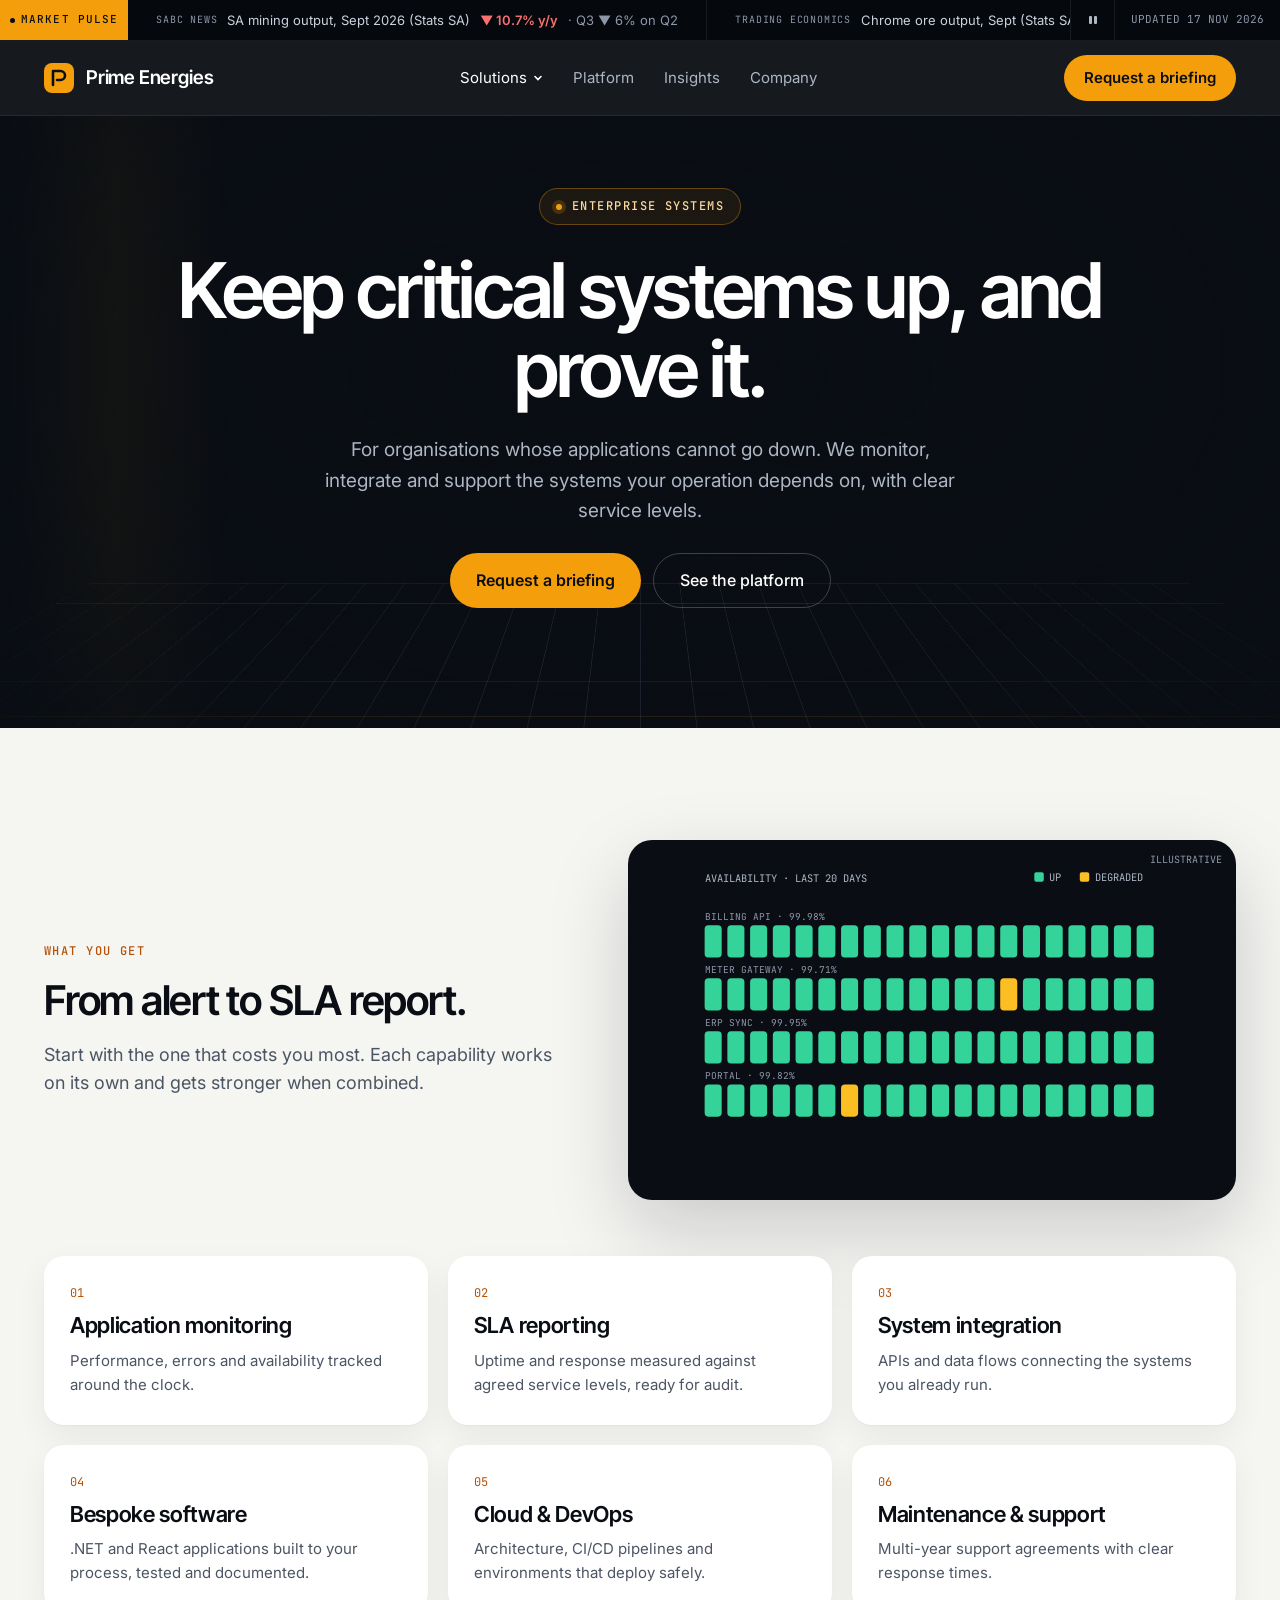
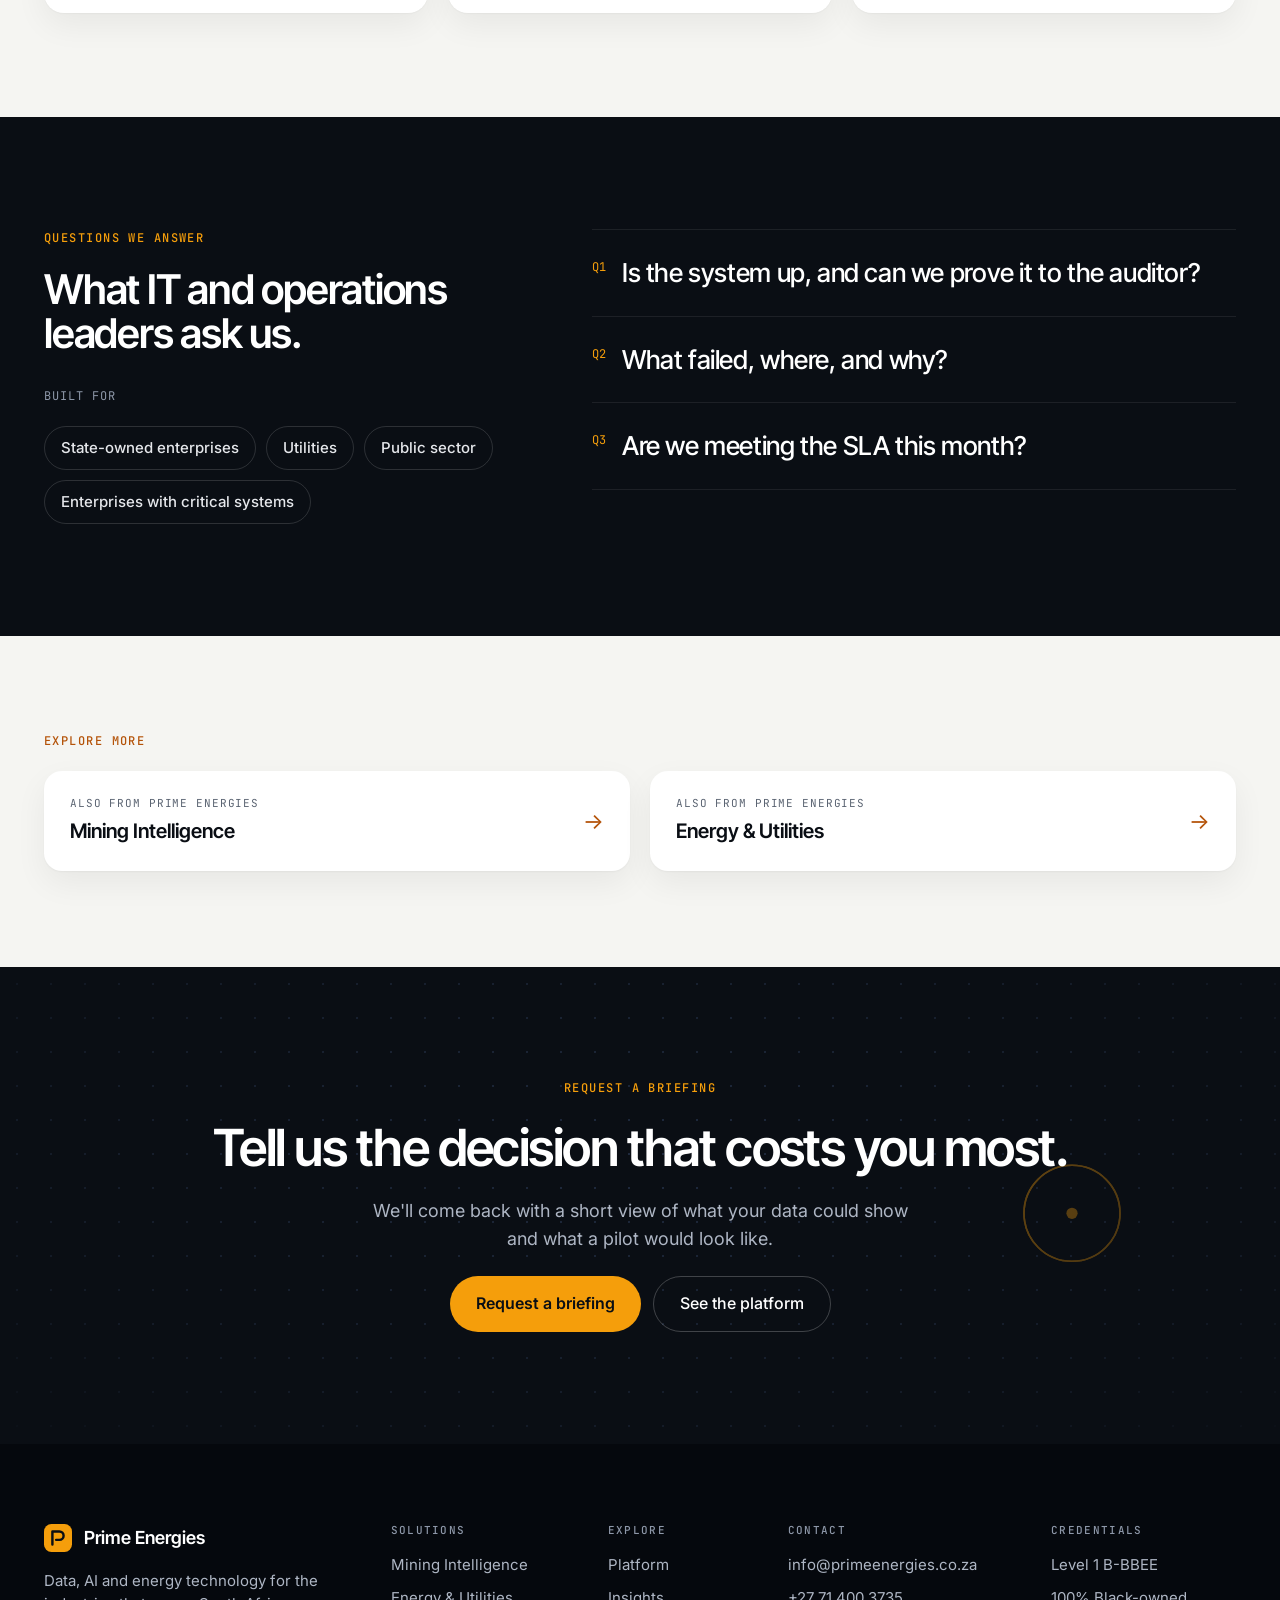
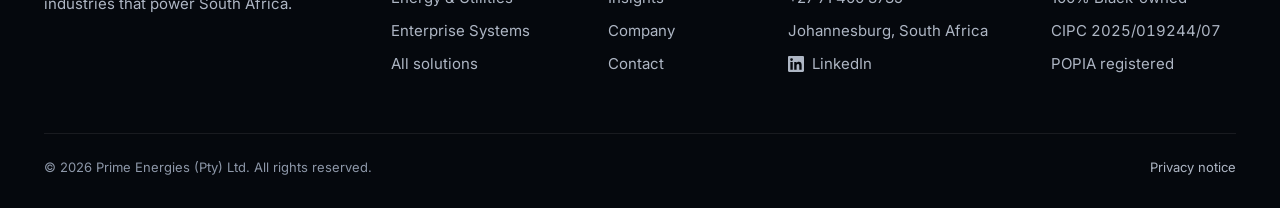
<file: enterprise-systems.html>
<!doctype html>
<html lang="en">
<head>
<meta charset="utf-8">
<meta name="viewport" content="width=device-width, initial-scale=1">
<meta name="format-detection" content="telephone=no, date=no, address=no, email=no">
<title>Enterprise Systems | Prime Energies</title>
<meta name="description" content="Enterprise systems and monitoring: application performance monitoring, SLA reporting, integration, bespoke software and long-term support.">
<meta property="og:title" content="Enterprise Systems | Prime Energies">
<meta property="og:description" content="Enterprise systems and monitoring: application performance monitoring, SLA reporting, integration, bespoke software and long-term support.">
<meta property="og:type" content="website">
<meta name="theme-color" content="#0A0E14">
<link rel="canonical" href="https://primeenergies.co.za/enterprise-systems.html">
<meta property="og:url" content="https://primeenergies.co.za/enterprise-systems.html">
<meta property="og:site_name" content="Prime Energies">
<meta property="og:image" content="https://primeenergies.co.za/assets/og-image.png">
<meta property="og:image:width" content="1200">
<meta property="og:image:height" content="630">
<meta name="twitter:card" content="summary_large_image">
<link rel="icon" href="favicon.ico" sizes="48x48">
<link rel="icon" href="assets/favicon-96.png" type="image/png" sizes="96x96">
<link rel="icon" href="assets/favicon-192.png" type="image/png" sizes="192x192">
<link rel="icon" href="assets/icon.svg" type="image/svg+xml">
<link rel="apple-touch-icon" href="assets/apple-touch-icon.png">

<noscript><style>.pe-menu-btn{display:none!important}.pe-hide-sm{display:flex!important;flex-wrap:wrap}</style></noscript>
<link rel="preconnect" href="https://fonts.googleapis.com">
<link rel="preconnect" href="https://fonts.gstatic.com" crossorigin="anonymous">
<link href="https://fonts.googleapis.com/css2?family=Inter+Tight:wght@500;600;700&amp;family=Inter:wght@400;500;600&amp;family=JetBrains+Mono:wght@400;500&amp;display=swap" rel="stylesheet">
<link rel="stylesheet" href="assets/site.css?v=202611172248">
</head>
<body>
<div style="min-height: 100vh; background-color: #F5F5F2; color: #0A0E14; font-family: Inter, system-ui, sans-serif; font-size: 16px; line-height: 1.6; overflow-x: clip">
<a class="pe-skip" href="#main">Skip to content</a><div class="pe-top" style="position: sticky; top: 0; z-index: 50"><div class="pe-ticker" role="region" aria-label="Mining market pulse" style="position: relative; z-index: 6; display: flex; align-items: stretch; background-color: #05080D; border-bottom: 1px solid rgba(255,255,255,.08); overflow: hidden">
<a href="insights.html" class="pe-pulse-tag" aria-label="Market Pulse: all news" style="flex-shrink: 0; display: flex; align-items: center; gap: 6px; padding: 0 10px; background-color: #F59E0B; color: #0A0E14; font-family: 'JetBrains Mono', monospace; font-size: 11px; font-weight: 500; letter-spacing: .1em; z-index: 2">
<span class="pe-live" style="width: 5px; height: 5px; border-radius: 50%; background-color: #0A0E14; display: inline-block"></span><span class="pe-hide-sm">MARKET PULSE</span><span class="pe-show-sm">PULSE</span></a>
<div style="flex: 1 1 auto; min-width: 0; overflow: hidden"><div class="pe-belt"><div style="display: flex; align-items: center; white-space: nowrap"><a href="https://www.sabcnews.com/sabcnews/sa-mining-production-plunges-by-10-7-year-on-year-in-september/" target="_blank" rel="noopener" class="pe-tick" style="display: inline-flex; align-items: center; gap: 10px; padding: 0 28px; border-right: 1px solid rgba(255,255,255,.08); font-size: 13px; min-height: 40px"><span style="font-family: 'JetBrains Mono', monospace; font-size: 10px; letter-spacing: .08em; color: #8D97A8">SABC NEWS</span><span>SA mining output, Sept 2026 (Stats SA)</span><span style="font-weight: 600; color: #F87171">▼ 10.7% y/y</span> <span style="color: #8D97A8">· Q3 ▼ 6% on Q2</span></a><a href="https://tradingeconomics.com/south-africa/mining-production" target="_blank" rel="noopener" class="pe-tick" style="display: inline-flex; align-items: center; gap: 10px; padding: 0 28px; border-right: 1px solid rgba(255,255,255,.08); font-size: 13px; min-height: 40px"><span style="font-family: 'JetBrains Mono', monospace; font-size: 10px; letter-spacing: .08em; color: #8D97A8">TRADING ECONOMICS</span><span>Chrome ore output, Sept (Stats SA)</span><span style="font-weight: 600; color: #34D399">▲ 13.1% y/y</span> <span style="color: #8D97A8">· Manganese ▲ 12.8%</span></a><a href="https://news.metal.com/newscontent/YYYMZWUZQALMFIA4WNA7RKLA23WEX3Q63YMIAIQ-south-africa-september-mining-output-falls-107-yoy-iron-ore-down-237" target="_blank" rel="noopener" class="pe-tick" style="display: inline-flex; align-items: center; gap: 10px; padding: 0 28px; border-right: 1px solid rgba(255,255,255,.08); font-size: 13px; min-height: 40px"><span style="font-family: 'JetBrains Mono', monospace; font-size: 10px; letter-spacing: .08em; color: #8D97A8">SMM</span><span>Iron ore output, Sept (Stats SA)</span><span style="font-weight: 600; color: #F87171">▼ 23.7% y/y</span> <span style="color: #8D97A8">· Diamonds ▼ 63.1%</span></a><a href="https://dfa.co.za/news/2026-11-16-iron-ore-and-diamond-output-slump-as-annual-mining-costs-rise/" target="_blank" rel="noopener" class="pe-tick" style="display: inline-flex; align-items: center; gap: 10px; padding: 0 28px; border-right: 1px solid rgba(255,255,255,.08); font-size: 13px; min-height: 40px"><span style="font-family: 'JetBrains Mono', monospace; font-size: 10px; letter-spacing: .08em; color: #8D97A8">DFA</span><span>Mining input cost inflation (Minerals Council)</span><span style="font-weight: 600; color: #FCD34D">▲ 4.9% y/y</span></a><a href="https://news.metal.com/newscontent/104191931-smm-chromium-daily-review-low-trading-activity-market-under-pressure" target="_blank" rel="noopener" class="pe-tick" style="display: inline-flex; align-items: center; gap: 10px; padding: 0 28px; border-right: 1px solid rgba(255,255,255,.08); font-size: 13px; min-height: 40px"><span style="font-family: 'JetBrains Mono', monospace; font-size: 10px; letter-spacing: .08em; color: #8D97A8">SMM</span><span>SA 40–42% chrome fines, CIF China</span><span style="font-weight: 600; color: #93C5FD">$255/t</span> <span style="color: #8D97A8">· Flat · 2 Nov</span></a><a href="https://www.miningweekly.com/article/merafe-ferrochrome-hits-61-000-t-year-to-date-mark-as-smelter-ramp-up-proceeds-2026-11-03" target="_blank" rel="noopener" class="pe-tick" style="display: inline-flex; align-items: center; gap: 10px; padding: 0 28px; border-right: 1px solid rgba(255,255,255,.08); font-size: 13px; min-height: 40px"><span style="font-family: 'JetBrains Mono', monospace; font-size: 10px; letter-spacing: .08em; color: #8D97A8">MINING WEEKLY</span><span>Merafe ferrochrome, 9 months</span><span style="font-weight: 600; color: #F87171">61,000 t</span> <span style="color: #8D97A8">· ▼ 46% y/y · smelters restarting</span></a><a href="https://www.sanews.gov.za/node/85531" target="_blank" rel="noopener" class="pe-tick" style="display: inline-flex; align-items: center; gap: 10px; padding: 0 28px; border-right: 1px solid rgba(255,255,255,.08); font-size: 13px; min-height: 40px"><span style="font-family: 'JetBrains Mono', monospace; font-size: 10px; letter-spacing: .08em; color: #8D97A8">SANEWS</span><span>Eskom days without load shedding</span><span style="font-weight: 600; color: #34D399">540+</span> <span style="color: #8D97A8">· 9 Nov</span></a><a href="https://www.miningmx.com/news/2026-11-11-why-south-africa-s-platinum-miners-are-piling-into-chrome/" target="_blank" rel="noopener" class="pe-tick" style="display: inline-flex; align-items: center; gap: 10px; padding: 0 28px; border-right: 1px solid rgba(255,255,255,.08); font-size: 13px; min-height: 40px"><span style="font-family: 'JetBrains Mono', monospace; font-size: 10px; letter-spacing: .08em; color: #8D97A8">MININGMX</span><span>PGM miners piling into chrome</span><span style="font-weight: 600; color: #93C5FD">11 Nov</span></a></div><div aria-hidden="true" style="display: flex; align-items: center; white-space: nowrap"><a href="https://www.sabcnews.com/sabcnews/sa-mining-production-plunges-by-10-7-year-on-year-in-september/" tabindex="-1" target="_blank" rel="noopener" class="pe-tick" style="display: inline-flex; align-items: center; gap: 10px; padding: 0 28px; border-right: 1px solid rgba(255,255,255,.08); font-size: 13px; min-height: 40px"><span style="font-family: 'JetBrains Mono', monospace; font-size: 10px; letter-spacing: .08em; color: #8D97A8">SABC NEWS</span><span>SA mining output, Sept 2026 (Stats SA)</span><span style="font-weight: 600; color: #F87171">▼ 10.7% y/y</span> <span style="color: #8D97A8">· Q3 ▼ 6% on Q2</span></a><a href="https://tradingeconomics.com/south-africa/mining-production" tabindex="-1" target="_blank" rel="noopener" class="pe-tick" style="display: inline-flex; align-items: center; gap: 10px; padding: 0 28px; border-right: 1px solid rgba(255,255,255,.08); font-size: 13px; min-height: 40px"><span style="font-family: 'JetBrains Mono', monospace; font-size: 10px; letter-spacing: .08em; color: #8D97A8">TRADING ECONOMICS</span><span>Chrome ore output, Sept (Stats SA)</span><span style="font-weight: 600; color: #34D399">▲ 13.1% y/y</span> <span style="color: #8D97A8">· Manganese ▲ 12.8%</span></a><a href="https://news.metal.com/newscontent/YYYMZWUZQALMFIA4WNA7RKLA23WEX3Q63YMIAIQ-south-africa-september-mining-output-falls-107-yoy-iron-ore-down-237" tabindex="-1" target="_blank" rel="noopener" class="pe-tick" style="display: inline-flex; align-items: center; gap: 10px; padding: 0 28px; border-right: 1px solid rgba(255,255,255,.08); font-size: 13px; min-height: 40px"><span style="font-family: 'JetBrains Mono', monospace; font-size: 10px; letter-spacing: .08em; color: #8D97A8">SMM</span><span>Iron ore output, Sept (Stats SA)</span><span style="font-weight: 600; color: #F87171">▼ 23.7% y/y</span> <span style="color: #8D97A8">· Diamonds ▼ 63.1%</span></a><a href="https://dfa.co.za/news/2026-11-16-iron-ore-and-diamond-output-slump-as-annual-mining-costs-rise/" tabindex="-1" target="_blank" rel="noopener" class="pe-tick" style="display: inline-flex; align-items: center; gap: 10px; padding: 0 28px; border-right: 1px solid rgba(255,255,255,.08); font-size: 13px; min-height: 40px"><span style="font-family: 'JetBrains Mono', monospace; font-size: 10px; letter-spacing: .08em; color: #8D97A8">DFA</span><span>Mining input cost inflation (Minerals Council)</span><span style="font-weight: 600; color: #FCD34D">▲ 4.9% y/y</span></a><a href="https://news.metal.com/newscontent/104191931-smm-chromium-daily-review-low-trading-activity-market-under-pressure" tabindex="-1" target="_blank" rel="noopener" class="pe-tick" style="display: inline-flex; align-items: center; gap: 10px; padding: 0 28px; border-right: 1px solid rgba(255,255,255,.08); font-size: 13px; min-height: 40px"><span style="font-family: 'JetBrains Mono', monospace; font-size: 10px; letter-spacing: .08em; color: #8D97A8">SMM</span><span>SA 40–42% chrome fines, CIF China</span><span style="font-weight: 600; color: #93C5FD">$255/t</span> <span style="color: #8D97A8">· Flat · 2 Nov</span></a><a href="https://www.miningweekly.com/article/merafe-ferrochrome-hits-61-000-t-year-to-date-mark-as-smelter-ramp-up-proceeds-2026-11-03" tabindex="-1" target="_blank" rel="noopener" class="pe-tick" style="display: inline-flex; align-items: center; gap: 10px; padding: 0 28px; border-right: 1px solid rgba(255,255,255,.08); font-size: 13px; min-height: 40px"><span style="font-family: 'JetBrains Mono', monospace; font-size: 10px; letter-spacing: .08em; color: #8D97A8">MINING WEEKLY</span><span>Merafe ferrochrome, 9 months</span><span style="font-weight: 600; color: #F87171">61,000 t</span> <span style="color: #8D97A8">· ▼ 46% y/y · smelters restarting</span></a><a href="https://www.sanews.gov.za/node/85531" tabindex="-1" target="_blank" rel="noopener" class="pe-tick" style="display: inline-flex; align-items: center; gap: 10px; padding: 0 28px; border-right: 1px solid rgba(255,255,255,.08); font-size: 13px; min-height: 40px"><span style="font-family: 'JetBrains Mono', monospace; font-size: 10px; letter-spacing: .08em; color: #8D97A8">SANEWS</span><span>Eskom days without load shedding</span><span style="font-weight: 600; color: #34D399">540+</span> <span style="color: #8D97A8">· 9 Nov</span></a><a href="https://www.miningmx.com/news/2026-11-11-why-south-africa-s-platinum-miners-are-piling-into-chrome/" tabindex="-1" target="_blank" rel="noopener" class="pe-tick" style="display: inline-flex; align-items: center; gap: 10px; padding: 0 28px; border-right: 1px solid rgba(255,255,255,.08); font-size: 13px; min-height: 40px"><span style="font-family: 'JetBrains Mono', monospace; font-size: 10px; letter-spacing: .08em; color: #8D97A8">MININGMX</span><span>PGM miners piling into chrome</span><span style="font-weight: 600; color: #93C5FD">11 Nov</span></a></div></div></div>
<button type="button" class="pe-tick-pause" aria-pressed="false" aria-label="Pause news ticker" style="flex-shrink: 0; width: 44px; min-height: 34px; display: flex; align-items: center; justify-content: center; background-color: #05080D; border: none; border-left: 1px solid rgba(255,255,255,.08); color: #AEB6C4; cursor: pointer; z-index: 2"><svg width="12" height="12" viewBox="0 0 12 12" aria-hidden="true"><rect x="2" y="2" width="3" height="8" rx="1" fill="currentColor"></rect><rect x="7" y="2" width="3" height="8" rx="1" fill="currentColor"></rect></svg></button>
<div class="pe-hide-sm" style="flex-shrink: 0; display: flex; align-items: center; padding: 0 16px; font-family: 'JetBrains Mono', monospace; font-size: 11px; color: #8D97A8; border-left: 1px solid rgba(255,255,255,.08); background-color: #05080D; z-index: 2">UPDATED 17 NOV 2026</div>
</div>
<!--/ticker--><header class="pe-header" style="position: relative; z-index: 50; background-color: rgba(10,14,20,.95); -webkit-backdrop-filter: blur(14px); backdrop-filter: blur(14px); border-bottom: 1px solid rgba(255,255,255,.07)">
<nav aria-label="Main" style="max-width: 1240px; margin: 0 auto; padding: 14px 24px; display: flex; align-items: center; justify-content: space-between; gap: 24px; flex-wrap: wrap">
<a href="index.html" style="display: flex; align-items: center; gap: 12px; color: #FFFFFF">
<svg width="30" height="30" viewBox="0 0 30 30" aria-hidden="true"><rect width="30" height="30" rx="8" fill="#F59E0B"></rect><path d="M9 22V8h7.5a4.5 4.5 0 0 1 0 9H13" fill="none" stroke="#0A0E14" stroke-width="2.6" stroke-linecap="round" stroke-linejoin="round"></path></svg>
<span style="font-family: 'Inter Tight', sans-serif; font-weight: 600; font-size: 19px; letter-spacing: -.01em">Prime Energies</span>
</a>
<div class="pe-hide-sm" style="display: flex; align-items: center; gap: 30px; font-size: 15px"><div class="pe-dd"><a href="solutions.html" aria-current="page" class="pe-navlink" style="color: #FFFFFF; display: inline-flex; align-items: center; gap: 6px; min-height: 44px">Solutions<svg width="10" height="10" viewBox="0 0 10 10" aria-hidden="true"><path d="M2 3.5l3 3 3-3" fill="none" stroke="currentColor" stroke-width="1.6" stroke-linecap="round"></path></svg></a><div class="pe-dd-menu"><a href="mining-intelligence.html"><span>Mining Intelligence</span><small>Fleet, diesel and contract intelligence</small></a><a href="energy-utilities.html"><span>Energy &amp; Utilities</span><small>Smart metering and energy analytics</small></a><a href="enterprise-systems.html"><span>Enterprise Systems</span><small>Monitoring, integration and support</small></a><a href="solutions.html" class="pe-dd-all">All solutions</a></div></div><a href="platform.html" class="pe-navlink" style="color: #AEB6C4">Platform</a><a href="insights.html" class="pe-navlink" style="color: #AEB6C4">Insights</a><a href="company.html" class="pe-navlink" style="color: #AEB6C4">Company</a></div>
<button type="button" class="pe-menu-btn" aria-expanded="false" aria-controls="pe-mobile-menu"><span class="pe-burger" aria-hidden="true"><i></i><i></i><i></i></span>Menu</button><a href="contact.html" class="pe-btn" style="background-color: #F59E0B; color: #0A0E14; font-weight: 600; font-size: 15px; padding: 11px 20px; border-radius: 999px; min-height: 44px; display: inline-flex; align-items: center">Request a briefing</a>
</nav>
<nav id="pe-mobile-menu" class="pe-mobile-menu" aria-label="Mobile" hidden><a class="pe-mm-link" href="index.html">Home<svg width="16" height="16" viewBox="0 0 16 16" aria-hidden="true"><path d="M6 3l5 5-5 5" fill="none" stroke="currentColor" stroke-width="1.8" stroke-linecap="round" stroke-linejoin="round"></path></svg></a><a class="pe-mm-link" href="solutions.html" aria-current="page">Solutions<svg width="16" height="16" viewBox="0 0 16 16" aria-hidden="true"><path d="M6 3l5 5-5 5" fill="none" stroke="currentColor" stroke-width="1.8" stroke-linecap="round" stroke-linejoin="round"></path></svg></a><div class="pe-mm-sub"><a href="mining-intelligence.html">Mining Intelligence</a><a href="energy-utilities.html">Energy &amp; Utilities</a><a href="enterprise-systems.html">Enterprise Systems</a></div><a class="pe-mm-link" href="platform.html">Platform<svg width="16" height="16" viewBox="0 0 16 16" aria-hidden="true"><path d="M6 3l5 5-5 5" fill="none" stroke="currentColor" stroke-width="1.8" stroke-linecap="round" stroke-linejoin="round"></path></svg></a><a class="pe-mm-link" href="insights.html">Insights<svg width="16" height="16" viewBox="0 0 16 16" aria-hidden="true"><path d="M6 3l5 5-5 5" fill="none" stroke="currentColor" stroke-width="1.8" stroke-linecap="round" stroke-linejoin="round"></path></svg></a><a class="pe-mm-link" href="company.html">Company<svg width="16" height="16" viewBox="0 0 16 16" aria-hidden="true"><path d="M6 3l5 5-5 5" fill="none" stroke="currentColor" stroke-width="1.8" stroke-linecap="round" stroke-linejoin="round"></path></svg></a><a class="pe-mm-link" href="contact.html">Contact<svg width="16" height="16" viewBox="0 0 16 16" aria-hidden="true"><path d="M6 3l5 5-5 5" fill="none" stroke="currentColor" stroke-width="1.8" stroke-linecap="round" stroke-linejoin="round"></path></svg></a><a class="pe-mm-cta" href="contact.html">Request a briefing</a><div class="pe-mm-foot"><a href="mailto:info@primeenergies.co.za">info@primeenergies.co.za</a><a href="tel:+27714003735">+27 71 400 3735</a></div></nav>
</header>
</div><main id="main" tabindex="-1" style="outline: none"><section style="position: relative; background-color: #0A0E14; color: #F3F4F6; overflow: hidden">
<div aria-hidden="true" style="position: absolute; inset: 0; overflow: hidden; pointer-events: none">
<div style="position: absolute; left: -20%; right: -20%; bottom: -10%; height: 70%; perspective: 600px; -webkit-mask-image: linear-gradient(to top, #000 30%, transparent 92%); mask-image: linear-gradient(to top, #000 30%, transparent 92%)">
<div class="pe-floor" style="width: 100%; height: 100%; transform: rotateX(62deg); transform-origin: 50% 100%; background-image: linear-gradient(rgba(245,158,11,.35) 1px, transparent 1px), linear-gradient(90deg, rgba(91,110,143,.45) 1px, transparent 1px); background-size: 64px 64px"></div>
</div>
<div class="pe-beam" style="position: absolute; top: 0; bottom: 0; width: 18%; background: linear-gradient(90deg, rgba(245,158,11,0), rgba(245,158,11,.07), rgba(245,158,11,0))"></div>
</div><div aria-hidden="true" style="position: absolute; inset: 0; pointer-events: none; background: radial-gradient(ellipse at 50% 40%, rgba(10,14,20,0) 0%, rgba(10,14,20,.55) 70%, rgba(10,14,20,.95) 100%); z-index: 1"></div><div aria-hidden="true" style="position: absolute; inset: 0; pointer-events: none; z-index: 1; background: radial-gradient(ellipse 52% 46% at 50% 42%, rgba(10,14,20,.86), rgba(10,14,20,0) 72%)"></div>
<div class="pe-in" style="position: relative; z-index: 2; max-width: 1240px; margin: 0 auto; padding: 72px 24px 120px; display: flex; flex-direction: column; align-items: center; text-align: center; gap: 26px">
<span class="pe-pill"><span class="pe-live pe-pill-dot"></span>Enterprise Systems</span>
<h1 style="margin: 0; max-width: 980px; font-family: 'Inter Tight', sans-serif; font-weight: 600; font-size: clamp(42px, 6vw, 84px); line-height: 1.03; letter-spacing: -.035em; color: #FFFFFF">Keep critical systems up, and prove it.</h1>
<p style="margin: 0; max-width: 660px; font-size: 19px; color: #AEB6C4">For organisations whose applications cannot go down. We monitor, integrate and support the systems your operation depends on, with clear service levels.</p>
<div style="display: flex; flex-wrap: wrap; gap: 12px; justify-content: center"><a href="contact.html" class="pe-btn" style="background-color: #F59E0B; color: #0A0E14; font-weight: 600; padding: 14px 26px; border-radius: 999px; min-height: 50px; display: inline-flex; align-items: center">Request a briefing</a><a href="platform.html" class="pe-ghost" style="border: 1px solid rgba(255,255,255,.22); color: #FFFFFF; font-weight: 500; padding: 14px 26px; border-radius: 999px; min-height: 50px; display: inline-flex; align-items: center">See the platform</a></div>
</div>
</section>
<section style="max-width: 1240px; margin: 0 auto; padding: 112px 24px 104px; display: flex; flex-wrap: wrap; gap: 56px; align-items: center"><div class="pe-in" style="flex: 1 1 400px; min-width: 0; display: flex; flex-direction: column; gap: 18px"><span style="font-family: 'JetBrains Mono', monospace; font-size: 12px; font-weight: 500; letter-spacing: .12em; text-transform: uppercase; color: #B45309">What you get</span><h2 style="margin: 0; font-family: 'Inter Tight', sans-serif; font-weight: 600; font-size: clamp(30px, 3.2vw, 44px); line-height: 1.06; letter-spacing: -.03em">From alert to SLA report.</h2><p style="margin: 0; color: #4B5563; font-size: 18px">Start with the one that costs you most. Each capability works on its own and gets stronger when combined.</p></div><div class="pe-in pe-d2" style="flex: 1 1 480px; min-width: 0; background-color: #0A0E14; border-radius: 24px; overflow: hidden; position: relative; min-height: 360px; box-shadow: 0 30px 80px rgba(10,14,20,.18)"><svg viewBox="0 0 560 380" role="img" aria-label="Animated illustration: application uptime monitor with two incidents flagged" style="position: absolute; inset: 0; width: 100%; height: 100%">
<text class="pe-micro" x="40" y="44" font-family="JetBrains Mono, monospace" font-size="11" fill="#AEB6C4">AVAILABILITY · LAST 20 DAYS</text>
<rect x="388" y="34" width="10" height="10" rx="2" fill="#34D399"></rect><text class="pe-micro" x="404" y="43" font-family="JetBrains Mono, monospace" font-size="11" fill="#AEB6C4">UP</text>
<rect x="436" y="34" width="10" height="10" rx="2" fill="#FBBF24"></rect><text class="pe-micro" x="452" y="43" font-family="JetBrains Mono, monospace" font-size="11" fill="#AEB6C4">DEGRADED</text>
<text class="pe-micro" x="40" y="84" font-family="JetBrains Mono, monospace" font-size="10" fill="#8D97A8">BILLING API · 99.98%</text><text class="pe-micro" x="40" y="140" font-family="JetBrains Mono, monospace" font-size="10" fill="#8D97A8">METER GATEWAY · 99.71%</text><text class="pe-micro" x="40" y="196" font-family="JetBrains Mono, monospace" font-size="10" fill="#8D97A8">ERP SYNC · 99.95%</text><text class="pe-micro" x="40" y="252" font-family="JetBrains Mono, monospace" font-size="10" fill="#8D97A8">PORTAL · 99.82%</text><rect x="40" y="90" width="18" height="34" rx="4" fill="#34D399"></rect><rect x="64" y="90" width="18" height="34" rx="4" fill="#34D399"></rect><rect x="88" y="90" width="18" height="34" rx="4" fill="#34D399"></rect><rect x="112" y="90" width="18" height="34" rx="4" fill="#34D399"></rect><rect x="136" y="90" width="18" height="34" rx="4" fill="#34D399"></rect><rect x="160" y="90" width="18" height="34" rx="4" fill="#34D399"></rect><rect x="184" y="90" width="18" height="34" rx="4" fill="#34D399"></rect><rect x="208" y="90" width="18" height="34" rx="4" fill="#34D399"></rect><rect x="232" y="90" width="18" height="34" rx="4" fill="#34D399"></rect><rect x="256" y="90" width="18" height="34" rx="4" fill="#34D399"></rect><rect x="280" y="90" width="18" height="34" rx="4" fill="#34D399"></rect><rect x="304" y="90" width="18" height="34" rx="4" fill="#34D399"></rect><rect x="328" y="90" width="18" height="34" rx="4" fill="#34D399"></rect><rect x="352" y="90" width="18" height="34" rx="4" fill="#34D399"></rect><rect x="376" y="90" width="18" height="34" rx="4" fill="#34D399"></rect><rect x="400" y="90" width="18" height="34" rx="4" fill="#34D399"></rect><rect x="424" y="90" width="18" height="34" rx="4" fill="#34D399"></rect><rect x="448" y="90" width="18" height="34" rx="4" fill="#34D399"></rect><rect x="472" y="90" width="18" height="34" rx="4" fill="#34D399"></rect><rect x="496" y="90" width="18" height="34" rx="4" fill="#34D399"></rect><rect x="40" y="146" width="18" height="34" rx="4" fill="#34D399"></rect><rect x="64" y="146" width="18" height="34" rx="4" fill="#34D399"></rect><rect x="88" y="146" width="18" height="34" rx="4" fill="#34D399"></rect><rect x="112" y="146" width="18" height="34" rx="4" fill="#34D399"></rect><rect x="136" y="146" width="18" height="34" rx="4" fill="#34D399"></rect><rect x="160" y="146" width="18" height="34" rx="4" fill="#34D399"></rect><rect x="184" y="146" width="18" height="34" rx="4" fill="#34D399"></rect><rect x="208" y="146" width="18" height="34" rx="4" fill="#34D399"></rect><rect x="232" y="146" width="18" height="34" rx="4" fill="#34D399"></rect><rect x="256" y="146" width="18" height="34" rx="4" fill="#34D399"></rect><rect x="280" y="146" width="18" height="34" rx="4" fill="#34D399"></rect><rect x="304" y="146" width="18" height="34" rx="4" fill="#34D399"></rect><rect x="328" y="146" width="18" height="34" rx="4" fill="#34D399"></rect><rect x="352" y="146" width="18" height="34" rx="4" fill="#FBBF24" class="pe-live"></rect><rect x="376" y="146" width="18" height="34" rx="4" fill="#34D399"></rect><rect x="400" y="146" width="18" height="34" rx="4" fill="#34D399"></rect><rect x="424" y="146" width="18" height="34" rx="4" fill="#34D399"></rect><rect x="448" y="146" width="18" height="34" rx="4" fill="#34D399"></rect><rect x="472" y="146" width="18" height="34" rx="4" fill="#34D399"></rect><rect x="496" y="146" width="18" height="34" rx="4" fill="#34D399"></rect><rect x="40" y="202" width="18" height="34" rx="4" fill="#34D399"></rect><rect x="64" y="202" width="18" height="34" rx="4" fill="#34D399"></rect><rect x="88" y="202" width="18" height="34" rx="4" fill="#34D399"></rect><rect x="112" y="202" width="18" height="34" rx="4" fill="#34D399"></rect><rect x="136" y="202" width="18" height="34" rx="4" fill="#34D399"></rect><rect x="160" y="202" width="18" height="34" rx="4" fill="#34D399"></rect><rect x="184" y="202" width="18" height="34" rx="4" fill="#34D399"></rect><rect x="208" y="202" width="18" height="34" rx="4" fill="#34D399"></rect><rect x="232" y="202" width="18" height="34" rx="4" fill="#34D399"></rect><rect x="256" y="202" width="18" height="34" rx="4" fill="#34D399"></rect><rect x="280" y="202" width="18" height="34" rx="4" fill="#34D399"></rect><rect x="304" y="202" width="18" height="34" rx="4" fill="#34D399"></rect><rect x="328" y="202" width="18" height="34" rx="4" fill="#34D399"></rect><rect x="352" y="202" width="18" height="34" rx="4" fill="#34D399"></rect><rect x="376" y="202" width="18" height="34" rx="4" fill="#34D399"></rect><rect x="400" y="202" width="18" height="34" rx="4" fill="#34D399"></rect><rect x="424" y="202" width="18" height="34" rx="4" fill="#34D399"></rect><rect x="448" y="202" width="18" height="34" rx="4" fill="#34D399"></rect><rect x="472" y="202" width="18" height="34" rx="4" fill="#34D399"></rect><rect x="496" y="202" width="18" height="34" rx="4" fill="#34D399"></rect><rect x="40" y="258" width="18" height="34" rx="4" fill="#34D399"></rect><rect x="64" y="258" width="18" height="34" rx="4" fill="#34D399"></rect><rect x="88" y="258" width="18" height="34" rx="4" fill="#34D399"></rect><rect x="112" y="258" width="18" height="34" rx="4" fill="#34D399"></rect><rect x="136" y="258" width="18" height="34" rx="4" fill="#34D399"></rect><rect x="160" y="258" width="18" height="34" rx="4" fill="#34D399"></rect><rect x="184" y="258" width="18" height="34" rx="4" fill="#FBBF24" class="pe-live"></rect><rect x="208" y="258" width="18" height="34" rx="4" fill="#34D399"></rect><rect x="232" y="258" width="18" height="34" rx="4" fill="#34D399"></rect><rect x="256" y="258" width="18" height="34" rx="4" fill="#34D399"></rect><rect x="280" y="258" width="18" height="34" rx="4" fill="#34D399"></rect><rect x="304" y="258" width="18" height="34" rx="4" fill="#34D399"></rect><rect x="328" y="258" width="18" height="34" rx="4" fill="#34D399"></rect><rect x="352" y="258" width="18" height="34" rx="4" fill="#34D399"></rect><rect x="376" y="258" width="18" height="34" rx="4" fill="#34D399"></rect><rect x="400" y="258" width="18" height="34" rx="4" fill="#34D399"></rect><rect x="424" y="258" width="18" height="34" rx="4" fill="#34D399"></rect><rect x="448" y="258" width="18" height="34" rx="4" fill="#34D399"></rect><rect x="472" y="258" width="18" height="34" rx="4" fill="#34D399"></rect><rect x="496" y="258" width="18" height="34" rx="4" fill="#34D399"></rect>
</svg><span style="position: absolute; right: 14px; top: 12px; font-family: 'JetBrains Mono', monospace; font-size: 10px; color: #8D97A8">ILLUSTRATIVE</span></div><div style="flex: 1 1 100%; min-width: 0"><div class="pe-cap3" style="display: grid; grid-template-columns: repeat(auto-fit, minmax(260px, 1fr)); gap: 20px"><div class="pe-card pe-in pe-d1" style="background-color: #FFFFFF; border-radius: 20px; padding: 28px 26px; display: flex; flex-direction: column; gap: 10px; box-shadow: 0 1px 2px rgba(10,14,20,.04), 0 12px 32px rgba(10,14,20,.06)"><span style="font-family: 'JetBrains Mono', monospace; font-size: 12px; color: #B45309">01</span><h3 style="margin: 0; font-family: 'Inter Tight', sans-serif; font-size: 22px; font-weight: 600; letter-spacing: -.015em">Application monitoring</h3><p style="margin: 0; color: #4B5563; font-size: 15px">Performance, errors and availability tracked around the clock.</p></div><div class="pe-card pe-in pe-d2" style="background-color: #FFFFFF; border-radius: 20px; padding: 28px 26px; display: flex; flex-direction: column; gap: 10px; box-shadow: 0 1px 2px rgba(10,14,20,.04), 0 12px 32px rgba(10,14,20,.06)"><span style="font-family: 'JetBrains Mono', monospace; font-size: 12px; color: #B45309">02</span><h3 style="margin: 0; font-family: 'Inter Tight', sans-serif; font-size: 22px; font-weight: 600; letter-spacing: -.015em">SLA reporting</h3><p style="margin: 0; color: #4B5563; font-size: 15px">Uptime and response measured against agreed service levels, ready for audit.</p></div><div class="pe-card pe-in pe-d3" style="background-color: #FFFFFF; border-radius: 20px; padding: 28px 26px; display: flex; flex-direction: column; gap: 10px; box-shadow: 0 1px 2px rgba(10,14,20,.04), 0 12px 32px rgba(10,14,20,.06)"><span style="font-family: 'JetBrains Mono', monospace; font-size: 12px; color: #B45309">03</span><h3 style="margin: 0; font-family: 'Inter Tight', sans-serif; font-size: 22px; font-weight: 600; letter-spacing: -.015em">System integration</h3><p style="margin: 0; color: #4B5563; font-size: 15px">APIs and data flows connecting the systems you already run.</p></div><div class="pe-card pe-in pe-d4" style="background-color: #FFFFFF; border-radius: 20px; padding: 28px 26px; display: flex; flex-direction: column; gap: 10px; box-shadow: 0 1px 2px rgba(10,14,20,.04), 0 12px 32px rgba(10,14,20,.06)"><span style="font-family: 'JetBrains Mono', monospace; font-size: 12px; color: #B45309">04</span><h3 style="margin: 0; font-family: 'Inter Tight', sans-serif; font-size: 22px; font-weight: 600; letter-spacing: -.015em">Bespoke software</h3><p style="margin: 0; color: #4B5563; font-size: 15px">.NET and React applications built to your process, tested and documented.</p></div><div class="pe-card pe-in pe-d1" style="background-color: #FFFFFF; border-radius: 20px; padding: 28px 26px; display: flex; flex-direction: column; gap: 10px; box-shadow: 0 1px 2px rgba(10,14,20,.04), 0 12px 32px rgba(10,14,20,.06)"><span style="font-family: 'JetBrains Mono', monospace; font-size: 12px; color: #B45309">05</span><h3 style="margin: 0; font-family: 'Inter Tight', sans-serif; font-size: 22px; font-weight: 600; letter-spacing: -.015em">Cloud &amp; DevOps</h3><p style="margin: 0; color: #4B5563; font-size: 15px">Architecture, CI/CD pipelines and environments that deploy safely.</p></div><div class="pe-card pe-in pe-d2" style="background-color: #FFFFFF; border-radius: 20px; padding: 28px 26px; display: flex; flex-direction: column; gap: 10px; box-shadow: 0 1px 2px rgba(10,14,20,.04), 0 12px 32px rgba(10,14,20,.06)"><span style="font-family: 'JetBrains Mono', monospace; font-size: 12px; color: #B45309">06</span><h3 style="margin: 0; font-family: 'Inter Tight', sans-serif; font-size: 22px; font-weight: 600; letter-spacing: -.015em">Maintenance &amp; support</h3><p style="margin: 0; color: #4B5563; font-size: 15px">Multi-year support agreements with clear response times.</p></div></div></div></section><section style="background-color: #0A0E14; color: #F3F4F6"><div style="max-width: 1240px; margin: 0 auto; padding: 112px 24px; display: flex; flex-wrap: wrap; gap: 64px"><div style="flex: 1 1 360px; min-width: 0; display: flex; flex-direction: column; gap: 20px"><span style="font-family: 'JetBrains Mono', monospace; font-size: 12px; font-weight: 500; letter-spacing: .12em; text-transform: uppercase; color: #F59E0B">Questions we answer</span><h2 style="margin: 0; font-family: 'Inter Tight', sans-serif; font-weight: 600; font-size: clamp(30px, 3.2vw, 44px); line-height: 1.06; letter-spacing: -.03em; color: #FFFFFF">What IT and operations leaders ask us.</h2><span style="font-family: 'JetBrains Mono', monospace; font-size: 12px; letter-spacing: .08em; color: #8D97A8; margin-top: 12px">BUILT FOR</span><div style="display: flex; flex-wrap: wrap; gap: 10px"><span style="font-size: 15px; font-weight: 500; color: #E5E7EB; border: 1px solid rgba(255,255,255,.14); border-radius: 999px; padding: 9px 16px">State-owned enterprises</span><span style="font-size: 15px; font-weight: 500; color: #E5E7EB; border: 1px solid rgba(255,255,255,.14); border-radius: 999px; padding: 9px 16px">Utilities</span><span style="font-size: 15px; font-weight: 500; color: #E5E7EB; border: 1px solid rgba(255,255,255,.14); border-radius: 999px; padding: 9px 16px">Public sector</span><span style="font-size: 15px; font-weight: 500; color: #E5E7EB; border: 1px solid rgba(255,255,255,.14); border-radius: 999px; padding: 9px 16px">Enterprises with critical systems</span></div></div><div style="flex: 1 1 520px; min-width: 0; border-top: 1px solid rgba(255,255,255,.08)"><div class="pe-in pe-d1" style="display: flex; gap: 16px; align-items: flex-start; padding: 22px 0; border-bottom: 1px solid rgba(255,255,255,.08)"><span style="font-family: 'JetBrains Mono', monospace; font-size: 12px; color: #F59E0B; padding-top: 6px">Q1</span><span style="font-family: 'Inter Tight', sans-serif; font-size: clamp(20px, 2.2vw, 26px); font-weight: 500; letter-spacing: -.015em; color: #FFFFFF">Is the system up, and can we prove it to the auditor?</span></div><div class="pe-in pe-d2" style="display: flex; gap: 16px; align-items: flex-start; padding: 22px 0; border-bottom: 1px solid rgba(255,255,255,.08)"><span style="font-family: 'JetBrains Mono', monospace; font-size: 12px; color: #F59E0B; padding-top: 6px">Q2</span><span style="font-family: 'Inter Tight', sans-serif; font-size: clamp(20px, 2.2vw, 26px); font-weight: 500; letter-spacing: -.015em; color: #FFFFFF">What failed, where, and why?</span></div><div class="pe-in pe-d3" style="display: flex; gap: 16px; align-items: flex-start; padding: 22px 0; border-bottom: 1px solid rgba(255,255,255,.08)"><span style="font-family: 'JetBrains Mono', monospace; font-size: 12px; color: #F59E0B; padding-top: 6px">Q3</span><span style="font-family: 'Inter Tight', sans-serif; font-size: clamp(20px, 2.2vw, 26px); font-weight: 500; letter-spacing: -.015em; color: #FFFFFF">Are we meeting the SLA this month?</span></div></div></div></section><section style="max-width: 1240px; margin: 0 auto; padding: 96px 24px; display: flex; flex-direction: column; gap: 20px"><span style="font-family: 'JetBrains Mono', monospace; font-size: 12px; font-weight: 500; letter-spacing: .12em; text-transform: uppercase; color: #B45309">Explore more</span><div style="display: flex; flex-wrap: wrap; gap: 20px"><a href="mining-intelligence.html" class="pe-card" style="flex: 1 1 280px; min-width: 0; color: #0A0E14; background-color: #FFFFFF; border-radius: 18px; padding: 24px 26px; display: flex; justify-content: space-between; align-items: center; gap: 16px; box-shadow: 0 1px 2px rgba(10,14,20,.04), 0 12px 32px rgba(10,14,20,.06)"><span style="display: flex; flex-direction: column; gap: 2px"><span style="font-family: 'JetBrains Mono', monospace; font-size: 11px; letter-spacing: .08em; color: #5B6472">ALSO FROM PRIME ENERGIES</span><span style="font-family: 'Inter Tight', sans-serif; font-size: 20px; font-weight: 600">Mining Intelligence</span></span><span aria-hidden="true" style="color: #B45309; font-size: 22px">→</span></a><a href="energy-utilities.html" class="pe-card" style="flex: 1 1 280px; min-width: 0; color: #0A0E14; background-color: #FFFFFF; border-radius: 18px; padding: 24px 26px; display: flex; justify-content: space-between; align-items: center; gap: 16px; box-shadow: 0 1px 2px rgba(10,14,20,.04), 0 12px 32px rgba(10,14,20,.06)"><span style="display: flex; flex-direction: column; gap: 2px"><span style="font-family: 'JetBrains Mono', monospace; font-size: 11px; letter-spacing: .08em; color: #5B6472">ALSO FROM PRIME ENERGIES</span><span style="font-family: 'Inter Tight', sans-serif; font-size: 20px; font-weight: 600">Energy &amp; Utilities</span></span><span aria-hidden="true" style="color: #B45309; font-size: 22px">→</span></a></div></section><section style="position: relative; background-color: #0A0E14; color: #F3F4F6; overflow: hidden">
<div aria-hidden="true" style="position: absolute; inset: 0; overflow: hidden; pointer-events: none"><div class="pe-dots" style="position: absolute; inset: 0; background-image: radial-gradient(#243149 1.3px, transparent 1.5px); background-size: 34px 34px; opacity: .8"></div><div class="pe-hide-sm" style="position: absolute; inset: 0; opacity: .55"><svg viewBox="0 0 1600 700" preserveAspectRatio="xMidYMid slice" style="width: 100%; height: 100%"><circle cx="1340" cy="360" r="60" fill="none" stroke="#F59E0B" stroke-width="2" class="pe-ping"></circle><circle cx="1340" cy="360" r="60" fill="none" stroke="#F59E0B" stroke-width="2" class="pe-ping" style="animation-delay: -1.8s"></circle><circle cx="1340" cy="360" r="7" fill="#F59E0B"></circle></svg></div></div><div aria-hidden="true" style="position: absolute; inset: 0; pointer-events: none; background: radial-gradient(ellipse at 50% 40%, rgba(10,14,20,0) 0%, rgba(10,14,20,.55) 70%, rgba(10,14,20,.95) 100%); z-index: 1"></div>
<div style="position: relative; z-index: 2; max-width: 1240px; margin: 0 auto; padding: 112px 24px; display: flex; flex-direction: column; align-items: center; text-align: center; gap: 22px">
<span style="font-family: 'JetBrains Mono', monospace; font-size: 12px; font-weight: 500; letter-spacing: .12em; text-transform: uppercase; color: #F59E0B">Request a briefing</span><h2 style="margin: 0; font-family: 'Inter Tight', sans-serif; font-weight: 600; font-size: clamp(34px, 4vw, 56px); line-height: 1.06; letter-spacing: -.03em; color: #FFFFFF">Tell us the decision that costs you most.</h2>
<p style="margin: 0; max-width: 560px; color: #AEB6C4; font-size: 18px">We'll come back with a short view of what your data could show and what a pilot would look like.</p>
<div style="display: flex; flex-wrap: wrap; gap: 12px; justify-content: center"><a href="contact.html" class="pe-btn" style="background-color: #F59E0B; color: #0A0E14; font-weight: 600; padding: 14px 26px; border-radius: 999px; min-height: 50px; display: inline-flex; align-items: center">Request a briefing</a><a href="platform.html" class="pe-ghost" style="border: 1px solid rgba(255,255,255,.22); color: #FFFFFF; font-weight: 500; padding: 14px 26px; border-radius: 999px; min-height: 50px; display: inline-flex; align-items: center">See the platform</a></div>
</div>
</section>
</main><footer style="background-color: #05080D; color: #AEB6C4">
<div style="max-width: 1240px; margin: 0 auto; padding: 80px 24px 32px; display: flex; flex-direction: column; gap: 56px">
<div class="pe-fgrid">
<div class="pe-fbrand" style="display: flex; flex-direction: column; gap: 16px; max-width: 320px">
<a href="index.html" aria-label="Prime Energies home" style="display: inline-flex; align-items: center; gap: 12px; text-decoration: none; align-self: flex-start"><svg width="28" height="28" viewBox="0 0 30 30" aria-hidden="true"><rect width="30" height="30" rx="8" fill="#F59E0B"></rect><path d="M9 22V8h7.5a4.5 4.5 0 0 1 0 9H13" fill="none" stroke="#0A0E14" stroke-width="2.6" stroke-linecap="round" stroke-linejoin="round"></path></svg><span style="font-family: 'Inter Tight', sans-serif; font-weight: 600; font-size: 18px; color: #FFFFFF">Prime Energies</span></a>
<p style="margin: 0; font-size: 15px; line-height: 1.55">Data, AI and energy technology for the industries that power South Africa.</p>
</div>
<nav aria-label="Solutions" class=""><h2 class="pe-fh" style="font-family: 'JetBrains Mono', monospace">SOLUTIONS</h2><ul class="pe-flist"><li><a href="mining-intelligence.html">Mining Intelligence</a></li><li><a href="energy-utilities.html">Energy &amp; Utilities</a></li><li><a href="enterprise-systems.html">Enterprise Systems</a></li><li><a href="solutions.html">All solutions</a></li></ul></nav><nav aria-label="Explore" class=""><h2 class="pe-fh" style="font-family: 'JetBrains Mono', monospace">EXPLORE</h2><ul class="pe-flist"><li><a href="platform.html">Platform</a></li><li><a href="insights.html">Insights</a></li><li><a href="company.html">Company</a></li><li><a href="contact.html">Contact</a></li></ul></nav><div class="pe-fwide"><h2 class="pe-fh" style="font-family: 'JetBrains Mono', monospace">CONTACT</h2><ul class="pe-flist"><li><a href="mailto:info@primeenergies.co.za">info@primeenergies.co.za</a></li><li><a href="tel:+27714003735">+27 71 400 3735</a></li><li><span>Johannesburg, South Africa</span></li><li><a href="https://www.linkedin.com/company/prime-energies-za/" target="_blank" rel="noopener" style="display: inline-flex; align-items: center; gap: 8px"><svg width="16" height="16" viewBox="0 0 24 24" aria-hidden="true" fill="currentColor"><path d="M20.45 20.45h-3.55v-5.57c0-1.33-.03-3.04-1.85-3.04-1.86 0-2.14 1.45-2.14 2.94v5.67H9.35V9h3.41v1.56h.05c.48-.9 1.64-1.85 3.37-1.85 3.6 0 4.27 2.37 4.27 5.46v6.28zM5.34 7.43a2.06 2.06 0 1 1 0-4.12 2.06 2.06 0 0 1 0 4.12zM7.12 20.45H3.56V9h3.56v11.45zM22.22 0H1.77C.79 0 0 .77 0 1.73v20.54C0 23.23.79 24 1.77 24h20.45c.98 0 1.78-.77 1.78-1.73V1.73C24 .77 23.2 0 22.22 0z"/></svg>LinkedIn<span class="pe-sr" style="position:absolute;width:1px;height:1px;overflow:hidden;clip:rect(0 0 0 0)"> (opens in a new tab)</span></a></li></ul></div><div class="pe-fwide"><h2 class="pe-fh" style="font-family: 'JetBrains Mono', monospace">CREDENTIALS</h2><ul class="pe-flist"><li><span>Level 1 B-BBEE</span></li><li><span>100% Black-owned</span></li><li><span style="font-variant-numeric: tabular-nums">CIPC 2025/019244/07</span></li><li><span>POPIA registered</span></li></ul></div>
</div>
<div class="pe-fbar">
<span>&#169; 2026 Prime Energies (Pty) Ltd. All rights reserved.</span><a href="privacy.html">Privacy notice</a>
</div>
</div>
</footer>
</div>
<script src="assets/site.js?v=202611172248"></script>
</body>
</html>
</file>
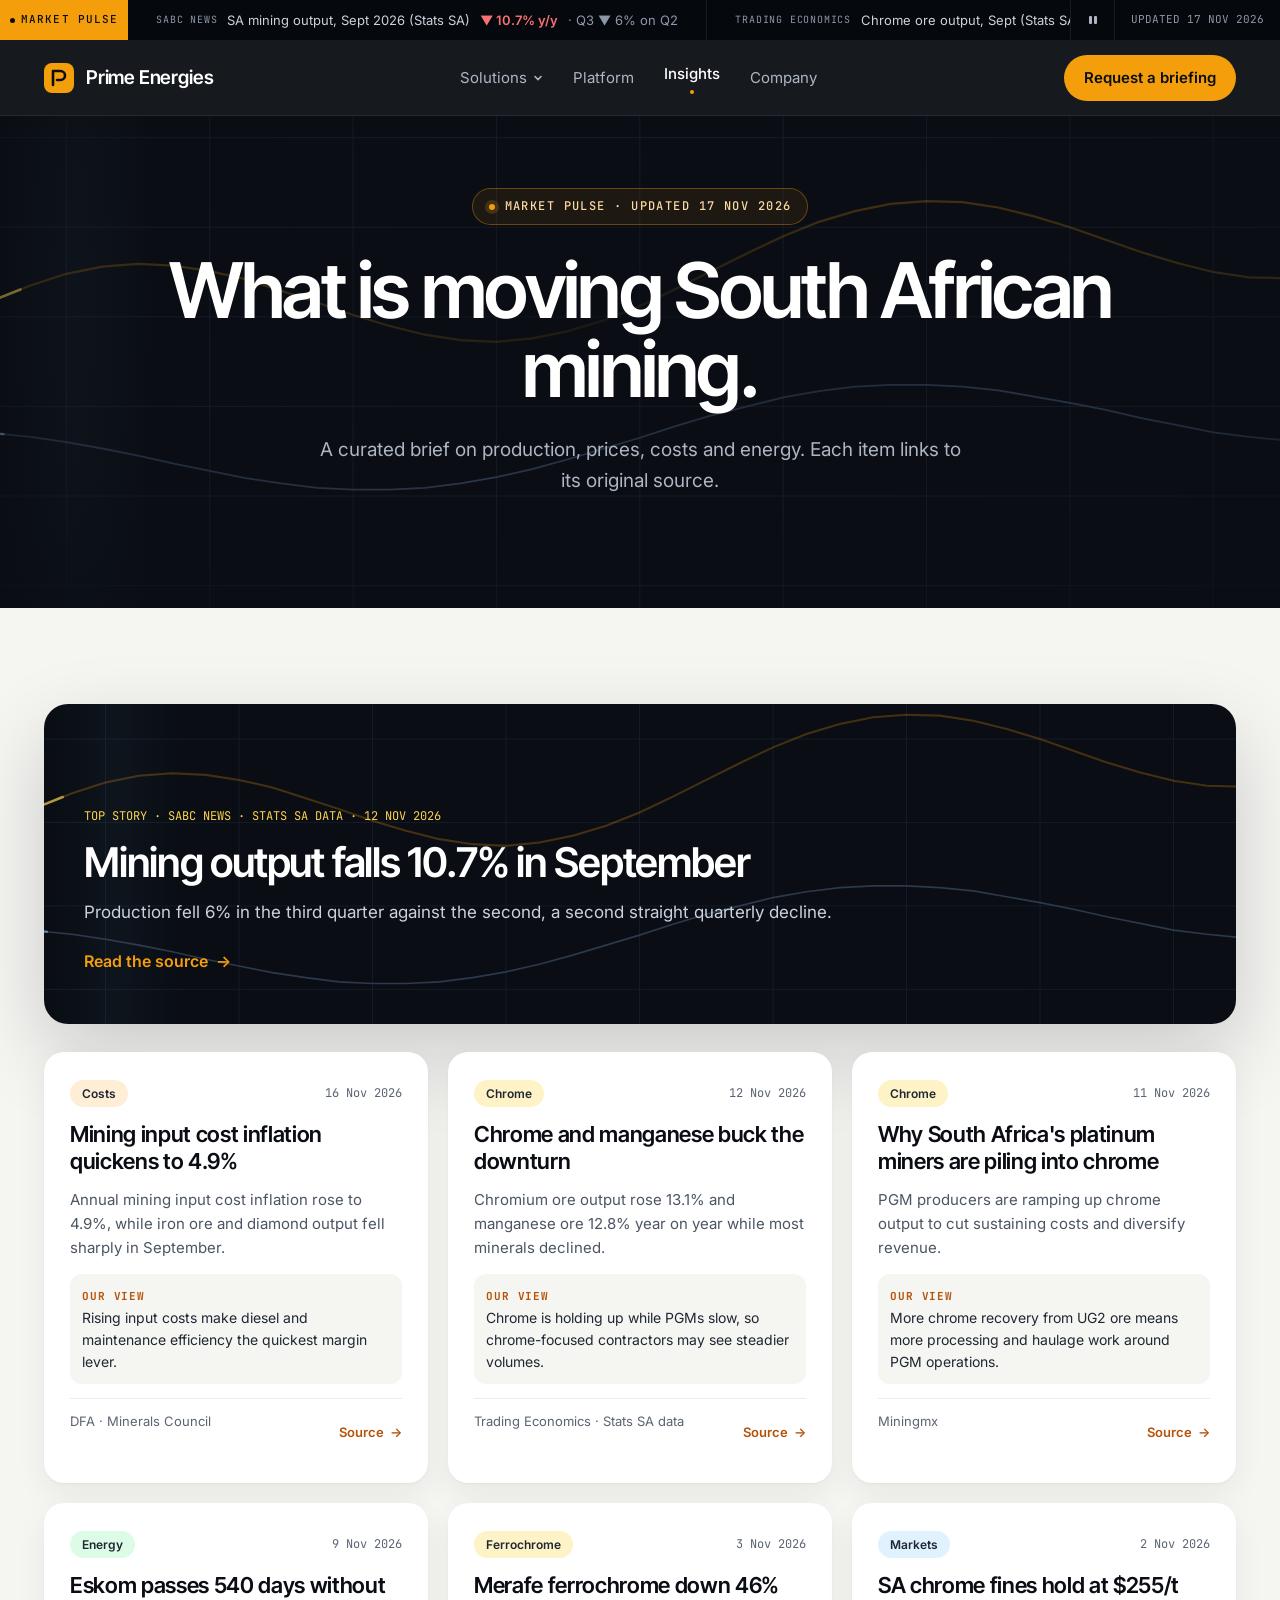
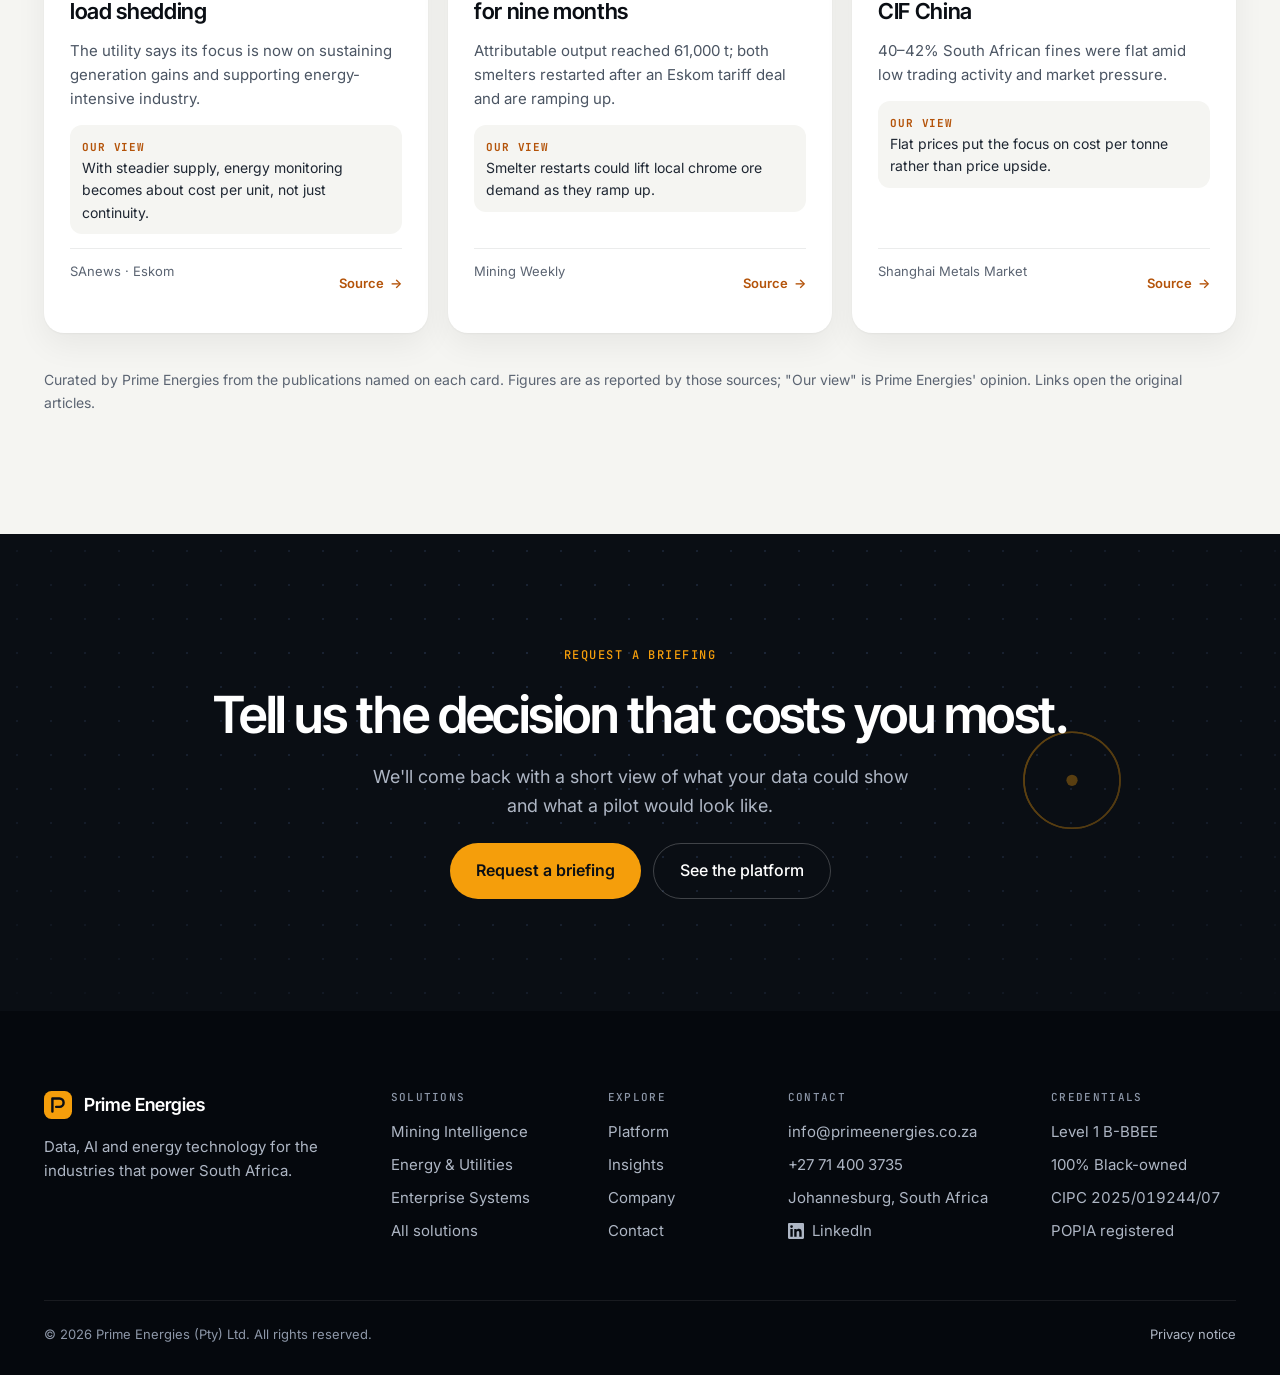
<file: insights.html>
<!doctype html>
<html lang="en">
<head>
<meta charset="utf-8">
<meta name="viewport" content="width=device-width, initial-scale=1">
<meta name="format-detection" content="telephone=no, date=no, address=no, email=no">
<title>Insights | Prime Energies</title>
<meta name="description" content="Market Pulse: a curated brief on South African mining production, prices, costs and energy.">
<meta property="og:title" content="Insights | Prime Energies">
<meta property="og:description" content="Market Pulse: a curated brief on South African mining production, prices, costs and energy.">
<meta property="og:type" content="website">
<meta name="theme-color" content="#0A0E14">
<link rel="canonical" href="https://primeenergies.co.za/insights.html">
<meta property="og:url" content="https://primeenergies.co.za/insights.html">
<meta property="og:site_name" content="Prime Energies">
<meta property="og:image" content="https://primeenergies.co.za/assets/og-image.png">
<meta property="og:image:width" content="1200">
<meta property="og:image:height" content="630">
<meta name="twitter:card" content="summary_large_image">
<link rel="icon" href="favicon.ico" sizes="48x48">
<link rel="icon" href="assets/favicon-96.png" type="image/png" sizes="96x96">
<link rel="icon" href="assets/favicon-192.png" type="image/png" sizes="192x192">
<link rel="icon" href="assets/icon.svg" type="image/svg+xml">
<link rel="apple-touch-icon" href="assets/apple-touch-icon.png">

<noscript><style>.pe-menu-btn{display:none!important}.pe-hide-sm{display:flex!important;flex-wrap:wrap}</style></noscript>
<link rel="preconnect" href="https://fonts.googleapis.com">
<link rel="preconnect" href="https://fonts.gstatic.com" crossorigin="anonymous">
<link href="https://fonts.googleapis.com/css2?family=Inter+Tight:wght@500;600;700&amp;family=Inter:wght@400;500;600&amp;family=JetBrains+Mono:wght@400;500&amp;display=swap" rel="stylesheet">
<link rel="stylesheet" href="assets/site.css?v=202611172248">
</head>
<body>
<div style="min-height: 100vh; background-color: #F5F5F2; color: #0A0E14; font-family: Inter, system-ui, sans-serif; font-size: 16px; line-height: 1.6; overflow-x: clip">
<a class="pe-skip" href="#main">Skip to content</a><div class="pe-top" style="position: sticky; top: 0; z-index: 50"><div class="pe-ticker" role="region" aria-label="Mining market pulse" style="position: relative; z-index: 6; display: flex; align-items: stretch; background-color: #05080D; border-bottom: 1px solid rgba(255,255,255,.08); overflow: hidden">
<a href="insights.html" class="pe-pulse-tag" aria-label="Market Pulse: all news" style="flex-shrink: 0; display: flex; align-items: center; gap: 6px; padding: 0 10px; background-color: #F59E0B; color: #0A0E14; font-family: 'JetBrains Mono', monospace; font-size: 11px; font-weight: 500; letter-spacing: .1em; z-index: 2">
<span class="pe-live" style="width: 5px; height: 5px; border-radius: 50%; background-color: #0A0E14; display: inline-block"></span><span class="pe-hide-sm">MARKET PULSE</span><span class="pe-show-sm">PULSE</span></a>
<div style="flex: 1 1 auto; min-width: 0; overflow: hidden"><div class="pe-belt"><div style="display: flex; align-items: center; white-space: nowrap"><a href="https://www.sabcnews.com/sabcnews/sa-mining-production-plunges-by-10-7-year-on-year-in-september/" target="_blank" rel="noopener" class="pe-tick" style="display: inline-flex; align-items: center; gap: 10px; padding: 0 28px; border-right: 1px solid rgba(255,255,255,.08); font-size: 13px; min-height: 40px"><span style="font-family: 'JetBrains Mono', monospace; font-size: 10px; letter-spacing: .08em; color: #8D97A8">SABC NEWS</span><span>SA mining output, Sept 2026 (Stats SA)</span><span style="font-weight: 600; color: #F87171">▼ 10.7% y/y</span> <span style="color: #8D97A8">· Q3 ▼ 6% on Q2</span></a><a href="https://tradingeconomics.com/south-africa/mining-production" target="_blank" rel="noopener" class="pe-tick" style="display: inline-flex; align-items: center; gap: 10px; padding: 0 28px; border-right: 1px solid rgba(255,255,255,.08); font-size: 13px; min-height: 40px"><span style="font-family: 'JetBrains Mono', monospace; font-size: 10px; letter-spacing: .08em; color: #8D97A8">TRADING ECONOMICS</span><span>Chrome ore output, Sept (Stats SA)</span><span style="font-weight: 600; color: #34D399">▲ 13.1% y/y</span> <span style="color: #8D97A8">· Manganese ▲ 12.8%</span></a><a href="https://news.metal.com/newscontent/YYYMZWUZQALMFIA4WNA7RKLA23WEX3Q63YMIAIQ-south-africa-september-mining-output-falls-107-yoy-iron-ore-down-237" target="_blank" rel="noopener" class="pe-tick" style="display: inline-flex; align-items: center; gap: 10px; padding: 0 28px; border-right: 1px solid rgba(255,255,255,.08); font-size: 13px; min-height: 40px"><span style="font-family: 'JetBrains Mono', monospace; font-size: 10px; letter-spacing: .08em; color: #8D97A8">SMM</span><span>Iron ore output, Sept (Stats SA)</span><span style="font-weight: 600; color: #F87171">▼ 23.7% y/y</span> <span style="color: #8D97A8">· Diamonds ▼ 63.1%</span></a><a href="https://dfa.co.za/news/2026-11-16-iron-ore-and-diamond-output-slump-as-annual-mining-costs-rise/" target="_blank" rel="noopener" class="pe-tick" style="display: inline-flex; align-items: center; gap: 10px; padding: 0 28px; border-right: 1px solid rgba(255,255,255,.08); font-size: 13px; min-height: 40px"><span style="font-family: 'JetBrains Mono', monospace; font-size: 10px; letter-spacing: .08em; color: #8D97A8">DFA</span><span>Mining input cost inflation (Minerals Council)</span><span style="font-weight: 600; color: #FCD34D">▲ 4.9% y/y</span></a><a href="https://news.metal.com/newscontent/104191931-smm-chromium-daily-review-low-trading-activity-market-under-pressure" target="_blank" rel="noopener" class="pe-tick" style="display: inline-flex; align-items: center; gap: 10px; padding: 0 28px; border-right: 1px solid rgba(255,255,255,.08); font-size: 13px; min-height: 40px"><span style="font-family: 'JetBrains Mono', monospace; font-size: 10px; letter-spacing: .08em; color: #8D97A8">SMM</span><span>SA 40–42% chrome fines, CIF China</span><span style="font-weight: 600; color: #93C5FD">$255/t</span> <span style="color: #8D97A8">· Flat · 2 Nov</span></a><a href="https://www.miningweekly.com/article/merafe-ferrochrome-hits-61-000-t-year-to-date-mark-as-smelter-ramp-up-proceeds-2026-11-03" target="_blank" rel="noopener" class="pe-tick" style="display: inline-flex; align-items: center; gap: 10px; padding: 0 28px; border-right: 1px solid rgba(255,255,255,.08); font-size: 13px; min-height: 40px"><span style="font-family: 'JetBrains Mono', monospace; font-size: 10px; letter-spacing: .08em; color: #8D97A8">MINING WEEKLY</span><span>Merafe ferrochrome, 9 months</span><span style="font-weight: 600; color: #F87171">61,000 t</span> <span style="color: #8D97A8">· ▼ 46% y/y · smelters restarting</span></a><a href="https://www.sanews.gov.za/node/85531" target="_blank" rel="noopener" class="pe-tick" style="display: inline-flex; align-items: center; gap: 10px; padding: 0 28px; border-right: 1px solid rgba(255,255,255,.08); font-size: 13px; min-height: 40px"><span style="font-family: 'JetBrains Mono', monospace; font-size: 10px; letter-spacing: .08em; color: #8D97A8">SANEWS</span><span>Eskom days without load shedding</span><span style="font-weight: 600; color: #34D399">540+</span> <span style="color: #8D97A8">· 9 Nov</span></a><a href="https://www.miningmx.com/news/2026-11-11-why-south-africa-s-platinum-miners-are-piling-into-chrome/" target="_blank" rel="noopener" class="pe-tick" style="display: inline-flex; align-items: center; gap: 10px; padding: 0 28px; border-right: 1px solid rgba(255,255,255,.08); font-size: 13px; min-height: 40px"><span style="font-family: 'JetBrains Mono', monospace; font-size: 10px; letter-spacing: .08em; color: #8D97A8">MININGMX</span><span>PGM miners piling into chrome</span><span style="font-weight: 600; color: #93C5FD">11 Nov</span></a></div><div aria-hidden="true" style="display: flex; align-items: center; white-space: nowrap"><a href="https://www.sabcnews.com/sabcnews/sa-mining-production-plunges-by-10-7-year-on-year-in-september/" tabindex="-1" target="_blank" rel="noopener" class="pe-tick" style="display: inline-flex; align-items: center; gap: 10px; padding: 0 28px; border-right: 1px solid rgba(255,255,255,.08); font-size: 13px; min-height: 40px"><span style="font-family: 'JetBrains Mono', monospace; font-size: 10px; letter-spacing: .08em; color: #8D97A8">SABC NEWS</span><span>SA mining output, Sept 2026 (Stats SA)</span><span style="font-weight: 600; color: #F87171">▼ 10.7% y/y</span> <span style="color: #8D97A8">· Q3 ▼ 6% on Q2</span></a><a href="https://tradingeconomics.com/south-africa/mining-production" tabindex="-1" target="_blank" rel="noopener" class="pe-tick" style="display: inline-flex; align-items: center; gap: 10px; padding: 0 28px; border-right: 1px solid rgba(255,255,255,.08); font-size: 13px; min-height: 40px"><span style="font-family: 'JetBrains Mono', monospace; font-size: 10px; letter-spacing: .08em; color: #8D97A8">TRADING ECONOMICS</span><span>Chrome ore output, Sept (Stats SA)</span><span style="font-weight: 600; color: #34D399">▲ 13.1% y/y</span> <span style="color: #8D97A8">· Manganese ▲ 12.8%</span></a><a href="https://news.metal.com/newscontent/YYYMZWUZQALMFIA4WNA7RKLA23WEX3Q63YMIAIQ-south-africa-september-mining-output-falls-107-yoy-iron-ore-down-237" tabindex="-1" target="_blank" rel="noopener" class="pe-tick" style="display: inline-flex; align-items: center; gap: 10px; padding: 0 28px; border-right: 1px solid rgba(255,255,255,.08); font-size: 13px; min-height: 40px"><span style="font-family: 'JetBrains Mono', monospace; font-size: 10px; letter-spacing: .08em; color: #8D97A8">SMM</span><span>Iron ore output, Sept (Stats SA)</span><span style="font-weight: 600; color: #F87171">▼ 23.7% y/y</span> <span style="color: #8D97A8">· Diamonds ▼ 63.1%</span></a><a href="https://dfa.co.za/news/2026-11-16-iron-ore-and-diamond-output-slump-as-annual-mining-costs-rise/" tabindex="-1" target="_blank" rel="noopener" class="pe-tick" style="display: inline-flex; align-items: center; gap: 10px; padding: 0 28px; border-right: 1px solid rgba(255,255,255,.08); font-size: 13px; min-height: 40px"><span style="font-family: 'JetBrains Mono', monospace; font-size: 10px; letter-spacing: .08em; color: #8D97A8">DFA</span><span>Mining input cost inflation (Minerals Council)</span><span style="font-weight: 600; color: #FCD34D">▲ 4.9% y/y</span></a><a href="https://news.metal.com/newscontent/104191931-smm-chromium-daily-review-low-trading-activity-market-under-pressure" tabindex="-1" target="_blank" rel="noopener" class="pe-tick" style="display: inline-flex; align-items: center; gap: 10px; padding: 0 28px; border-right: 1px solid rgba(255,255,255,.08); font-size: 13px; min-height: 40px"><span style="font-family: 'JetBrains Mono', monospace; font-size: 10px; letter-spacing: .08em; color: #8D97A8">SMM</span><span>SA 40–42% chrome fines, CIF China</span><span style="font-weight: 600; color: #93C5FD">$255/t</span> <span style="color: #8D97A8">· Flat · 2 Nov</span></a><a href="https://www.miningweekly.com/article/merafe-ferrochrome-hits-61-000-t-year-to-date-mark-as-smelter-ramp-up-proceeds-2026-11-03" tabindex="-1" target="_blank" rel="noopener" class="pe-tick" style="display: inline-flex; align-items: center; gap: 10px; padding: 0 28px; border-right: 1px solid rgba(255,255,255,.08); font-size: 13px; min-height: 40px"><span style="font-family: 'JetBrains Mono', monospace; font-size: 10px; letter-spacing: .08em; color: #8D97A8">MINING WEEKLY</span><span>Merafe ferrochrome, 9 months</span><span style="font-weight: 600; color: #F87171">61,000 t</span> <span style="color: #8D97A8">· ▼ 46% y/y · smelters restarting</span></a><a href="https://www.sanews.gov.za/node/85531" tabindex="-1" target="_blank" rel="noopener" class="pe-tick" style="display: inline-flex; align-items: center; gap: 10px; padding: 0 28px; border-right: 1px solid rgba(255,255,255,.08); font-size: 13px; min-height: 40px"><span style="font-family: 'JetBrains Mono', monospace; font-size: 10px; letter-spacing: .08em; color: #8D97A8">SANEWS</span><span>Eskom days without load shedding</span><span style="font-weight: 600; color: #34D399">540+</span> <span style="color: #8D97A8">· 9 Nov</span></a><a href="https://www.miningmx.com/news/2026-11-11-why-south-africa-s-platinum-miners-are-piling-into-chrome/" tabindex="-1" target="_blank" rel="noopener" class="pe-tick" style="display: inline-flex; align-items: center; gap: 10px; padding: 0 28px; border-right: 1px solid rgba(255,255,255,.08); font-size: 13px; min-height: 40px"><span style="font-family: 'JetBrains Mono', monospace; font-size: 10px; letter-spacing: .08em; color: #8D97A8">MININGMX</span><span>PGM miners piling into chrome</span><span style="font-weight: 600; color: #93C5FD">11 Nov</span></a></div></div></div>
<button type="button" class="pe-tick-pause" aria-pressed="false" aria-label="Pause news ticker" style="flex-shrink: 0; width: 44px; min-height: 34px; display: flex; align-items: center; justify-content: center; background-color: #05080D; border: none; border-left: 1px solid rgba(255,255,255,.08); color: #AEB6C4; cursor: pointer; z-index: 2"><svg width="12" height="12" viewBox="0 0 12 12" aria-hidden="true"><rect x="2" y="2" width="3" height="8" rx="1" fill="currentColor"></rect><rect x="7" y="2" width="3" height="8" rx="1" fill="currentColor"></rect></svg></button>
<div class="pe-hide-sm" style="flex-shrink: 0; display: flex; align-items: center; padding: 0 16px; font-family: 'JetBrains Mono', monospace; font-size: 11px; color: #8D97A8; border-left: 1px solid rgba(255,255,255,.08); background-color: #05080D; z-index: 2">UPDATED 17 NOV 2026</div>
</div>
<!--/ticker--><header class="pe-header" style="position: relative; z-index: 50; background-color: rgba(10,14,20,.95); -webkit-backdrop-filter: blur(14px); backdrop-filter: blur(14px); border-bottom: 1px solid rgba(255,255,255,.07)">
<nav aria-label="Main" style="max-width: 1240px; margin: 0 auto; padding: 14px 24px; display: flex; align-items: center; justify-content: space-between; gap: 24px; flex-wrap: wrap">
<a href="index.html" style="display: flex; align-items: center; gap: 12px; color: #FFFFFF">
<svg width="30" height="30" viewBox="0 0 30 30" aria-hidden="true"><rect width="30" height="30" rx="8" fill="#F59E0B"></rect><path d="M9 22V8h7.5a4.5 4.5 0 0 1 0 9H13" fill="none" stroke="#0A0E14" stroke-width="2.6" stroke-linecap="round" stroke-linejoin="round"></path></svg>
<span style="font-family: 'Inter Tight', sans-serif; font-weight: 600; font-size: 19px; letter-spacing: -.01em">Prime Energies</span>
</a>
<div class="pe-hide-sm" style="display: flex; align-items: center; gap: 30px; font-size: 15px"><div class="pe-dd"><a href="solutions.html" class="pe-navlink" style="color: #AEB6C4; display: inline-flex; align-items: center; gap: 6px; min-height: 44px">Solutions<svg width="10" height="10" viewBox="0 0 10 10" aria-hidden="true"><path d="M2 3.5l3 3 3-3" fill="none" stroke="currentColor" stroke-width="1.6" stroke-linecap="round"></path></svg></a><div class="pe-dd-menu"><a href="mining-intelligence.html"><span>Mining Intelligence</span><small>Fleet, diesel and contract intelligence</small></a><a href="energy-utilities.html"><span>Energy &amp; Utilities</span><small>Smart metering and energy analytics</small></a><a href="enterprise-systems.html"><span>Enterprise Systems</span><small>Monitoring, integration and support</small></a><a href="solutions.html" class="pe-dd-all">All solutions</a></div></div><a href="platform.html" class="pe-navlink" style="color: #AEB6C4">Platform</a><a href="insights.html" aria-current="page" style="color: #FFFFFF; font-weight: 500; display: inline-flex; flex-direction: column; align-items: center; gap: 4px">Insights<span aria-hidden="true" style="width: 4px; height: 4px; border-radius: 50%; background-color: #F59E0B; display: block"></span></a><a href="company.html" class="pe-navlink" style="color: #AEB6C4">Company</a></div>
<button type="button" class="pe-menu-btn" aria-expanded="false" aria-controls="pe-mobile-menu"><span class="pe-burger" aria-hidden="true"><i></i><i></i><i></i></span>Menu</button><a href="contact.html" class="pe-btn" style="background-color: #F59E0B; color: #0A0E14; font-weight: 600; font-size: 15px; padding: 11px 20px; border-radius: 999px; min-height: 44px; display: inline-flex; align-items: center">Request a briefing</a>
</nav>
<nav id="pe-mobile-menu" class="pe-mobile-menu" aria-label="Mobile" hidden><a class="pe-mm-link" href="index.html">Home<svg width="16" height="16" viewBox="0 0 16 16" aria-hidden="true"><path d="M6 3l5 5-5 5" fill="none" stroke="currentColor" stroke-width="1.8" stroke-linecap="round" stroke-linejoin="round"></path></svg></a><a class="pe-mm-link" href="solutions.html">Solutions<svg width="16" height="16" viewBox="0 0 16 16" aria-hidden="true"><path d="M6 3l5 5-5 5" fill="none" stroke="currentColor" stroke-width="1.8" stroke-linecap="round" stroke-linejoin="round"></path></svg></a><div class="pe-mm-sub"><a href="mining-intelligence.html">Mining Intelligence</a><a href="energy-utilities.html">Energy &amp; Utilities</a><a href="enterprise-systems.html">Enterprise Systems</a></div><a class="pe-mm-link" href="platform.html">Platform<svg width="16" height="16" viewBox="0 0 16 16" aria-hidden="true"><path d="M6 3l5 5-5 5" fill="none" stroke="currentColor" stroke-width="1.8" stroke-linecap="round" stroke-linejoin="round"></path></svg></a><a class="pe-mm-link" href="insights.html" aria-current="page">Insights<svg width="16" height="16" viewBox="0 0 16 16" aria-hidden="true"><path d="M6 3l5 5-5 5" fill="none" stroke="currentColor" stroke-width="1.8" stroke-linecap="round" stroke-linejoin="round"></path></svg></a><a class="pe-mm-link" href="company.html">Company<svg width="16" height="16" viewBox="0 0 16 16" aria-hidden="true"><path d="M6 3l5 5-5 5" fill="none" stroke="currentColor" stroke-width="1.8" stroke-linecap="round" stroke-linejoin="round"></path></svg></a><a class="pe-mm-link" href="contact.html">Contact<svg width="16" height="16" viewBox="0 0 16 16" aria-hidden="true"><path d="M6 3l5 5-5 5" fill="none" stroke="currentColor" stroke-width="1.8" stroke-linecap="round" stroke-linejoin="round"></path></svg></a><a class="pe-mm-cta" href="contact.html">Request a briefing</a><div class="pe-mm-foot"><a href="mailto:info@primeenergies.co.za">info@primeenergies.co.za</a><a href="tel:+27714003735">+27 71 400 3735</a></div></nav>
</header>
</div><main id="main" tabindex="-1" style="outline: none"><section style="position: relative; background-color: #0A0E14; color: #F3F4F6; overflow: hidden">
<div aria-hidden="true" style="position: absolute; inset: 0; overflow: hidden; pointer-events: none"><div class="pe-kb" style="position: absolute; inset: -6%">
<svg viewBox="0 0 1600 700" preserveAspectRatio="xMidYMid slice" style="width: 100%; height: 100%">
<g stroke="#1C2638" stroke-width="1"><line x1="0" y1="100" x2="1600" y2="100"></line><line x1="0" y1="200" x2="1600" y2="200"></line><line x1="0" y1="300" x2="1600" y2="300"></line><line x1="0" y1="400" x2="1600" y2="400"></line><line x1="0" y1="500" x2="1600" y2="500"></line><line x1="0" y1="600" x2="1600" y2="600"></line><line x1="0" y1="0" x2="0" y2="700"></line><line x1="160" y1="0" x2="160" y2="700"></line><line x1="320" y1="0" x2="320" y2="700"></line><line x1="480" y1="0" x2="480" y2="700"></line><line x1="640" y1="0" x2="640" y2="700"></line><line x1="800" y1="0" x2="800" y2="700"></line><line x1="960" y1="0" x2="960" y2="700"></line><line x1="1120" y1="0" x2="1120" y2="700"></line><line x1="1280" y1="0" x2="1280" y2="700"></line><line x1="1440" y1="0" x2="1440" y2="700"></line><line x1="1600" y1="0" x2="1600" y2="700"></line></g>
<polyline points="0,430 40,429 80,430 120,434 160,440 200,447 240,455 280,464 320,472 360,480 400,486 440,491 480,493 520,493 560,491 600,486 640,479 680,470 720,459 760,447 800,435 840,422 880,410 920,400 960,390 1000,383 1040,378 1080,376 1120,376 1160,378 1200,382 1240,389 1280,396 1320,404 1360,413 1400,421 1440,429 1480,434 1520,438 1560,440 1600,439" fill="none" stroke="#3B4A63" stroke-width="2"></polyline>
<polyline points="0,320 40,299 80,281 120,265 160,252 200,244 240,241 280,243 320,249 360,258 400,271 440,284 480,298 520,310 560,320 600,326 640,328 680,324 720,316 760,304 800,288 840,269 880,249 920,229 960,210 1000,194 1040,182 1080,174 1120,171 1160,172 1200,178 1240,188 1280,200 1320,214 1360,228 1400,240 1440,250 1480,256 1520,257 1560,254 1600,246" fill="none" stroke="#F59E0B" stroke-width="2.5" opacity=".35"></polyline>
<polyline points="0,320 40,299 80,281 120,265 160,252 200,244 240,241 280,243 320,249 360,258 400,271 440,284 480,298 520,310 560,320 600,326 640,328 680,324 720,316 760,304 800,288 840,269 880,249 920,229 960,210 1000,194 1040,182 1080,174 1120,171 1160,172 1200,178 1240,188 1280,200 1320,214 1360,228 1400,240 1440,250 1480,256 1520,257 1560,254 1600,246" fill="none" stroke="#FCD34D" stroke-width="3" stroke-linecap="round" style="stroke-dasharray: 120 2200; animation: pe-travel 6s linear infinite"></polyline>
<polyline points="0,430 40,429 80,430 120,434 160,440 200,447 240,455 280,464 320,472 360,480 400,486 440,491 480,493 520,493 560,491 600,486 640,479 680,470 720,459 760,447 800,435 840,422 880,410 920,400 960,390 1000,383 1040,378 1080,376 1120,376 1160,378 1200,382 1240,389 1280,396 1320,404 1360,413 1400,421 1440,429 1480,434 1520,438 1560,440 1600,439" fill="none" stroke="#93C5FD" stroke-width="2.5" stroke-linecap="round" style="stroke-dasharray: 90 2200; animation: pe-travel 8s linear infinite; animation-delay: -2s"></polyline>
</svg></div>
<div class="pe-beam" style="position: absolute; top: 0; bottom: 0; width: 12%; background: linear-gradient(90deg, rgba(147,197,253,0), rgba(147,197,253,.06), rgba(147,197,253,0))"></div>
</div><div aria-hidden="true" style="position: absolute; inset: 0; pointer-events: none; background: radial-gradient(ellipse at 50% 40%, rgba(10,14,20,0) 0%, rgba(10,14,20,.55) 70%, rgba(10,14,20,.95) 100%); z-index: 1"></div><div aria-hidden="true" style="position: absolute; inset: 0; pointer-events: none; z-index: 1; background: radial-gradient(ellipse 52% 46% at 50% 42%, rgba(10,14,20,.86), rgba(10,14,20,0) 72%)"></div>
<div class="pe-in" style="position: relative; z-index: 2; max-width: 1240px; margin: 0 auto; padding: 72px 24px 112px; display: flex; flex-direction: column; align-items: center; text-align: center; gap: 26px">
<span class="pe-pill"><span class="pe-live pe-pill-dot"></span>Market Pulse · Updated 17 Nov 2026</span>
<h1 style="margin: 0; max-width: 980px; font-family: 'Inter Tight', sans-serif; font-weight: 600; font-size: clamp(42px, 6vw, 84px); line-height: 1.03; letter-spacing: -.035em; color: #FFFFFF">What is moving South African mining.</h1>
<p style="margin: 0; max-width: 660px; font-size: 19px; color: #AEB6C4">A curated brief on production, prices, costs and energy. Each item links to its original source.</p>

</div>
</section>
<section style="max-width: 1240px; margin: 0 auto; padding: 96px 24px 120px; display: flex; flex-direction: column; gap: 28px"><a href="https://www.sabcnews.com/sabcnews/sa-mining-production-plunges-by-10-7-year-on-year-in-september/" target="_blank" rel="noopener" class="pe-newscard pe-in" style="color: #F3F4F6; position: relative; overflow: hidden; background-color: #0A0E14; border-radius: 24px; padding: 40px; display: flex; flex-direction: column; gap: 16px; min-height: 320px; justify-content: flex-end; box-shadow: 0 30px 80px rgba(10,14,20,.18)"><div aria-hidden="true" style="position: absolute; inset: 0; opacity: .7"><div aria-hidden="true" style="position: absolute; inset: 0; overflow: hidden; pointer-events: none"><div class="pe-kb" style="position: absolute; inset: -6%">
<svg viewBox="0 0 1600 700" preserveAspectRatio="xMidYMid slice" style="width: 100%; height: 100%">
<g stroke="#1C2638" stroke-width="1"><line x1="0" y1="100" x2="1600" y2="100"></line><line x1="0" y1="200" x2="1600" y2="200"></line><line x1="0" y1="300" x2="1600" y2="300"></line><line x1="0" y1="400" x2="1600" y2="400"></line><line x1="0" y1="500" x2="1600" y2="500"></line><line x1="0" y1="600" x2="1600" y2="600"></line><line x1="0" y1="0" x2="0" y2="700"></line><line x1="160" y1="0" x2="160" y2="700"></line><line x1="320" y1="0" x2="320" y2="700"></line><line x1="480" y1="0" x2="480" y2="700"></line><line x1="640" y1="0" x2="640" y2="700"></line><line x1="800" y1="0" x2="800" y2="700"></line><line x1="960" y1="0" x2="960" y2="700"></line><line x1="1120" y1="0" x2="1120" y2="700"></line><line x1="1280" y1="0" x2="1280" y2="700"></line><line x1="1440" y1="0" x2="1440" y2="700"></line><line x1="1600" y1="0" x2="1600" y2="700"></line></g>
<polyline points="0,430 40,429 80,430 120,434 160,440 200,447 240,455 280,464 320,472 360,480 400,486 440,491 480,493 520,493 560,491 600,486 640,479 680,470 720,459 760,447 800,435 840,422 880,410 920,400 960,390 1000,383 1040,378 1080,376 1120,376 1160,378 1200,382 1240,389 1280,396 1320,404 1360,413 1400,421 1440,429 1480,434 1520,438 1560,440 1600,439" fill="none" stroke="#3B4A63" stroke-width="2"></polyline>
<polyline points="0,320 40,299 80,281 120,265 160,252 200,244 240,241 280,243 320,249 360,258 400,271 440,284 480,298 520,310 560,320 600,326 640,328 680,324 720,316 760,304 800,288 840,269 880,249 920,229 960,210 1000,194 1040,182 1080,174 1120,171 1160,172 1200,178 1240,188 1280,200 1320,214 1360,228 1400,240 1440,250 1480,256 1520,257 1560,254 1600,246" fill="none" stroke="#F59E0B" stroke-width="2.5" opacity=".35"></polyline>
<polyline points="0,320 40,299 80,281 120,265 160,252 200,244 240,241 280,243 320,249 360,258 400,271 440,284 480,298 520,310 560,320 600,326 640,328 680,324 720,316 760,304 800,288 840,269 880,249 920,229 960,210 1000,194 1040,182 1080,174 1120,171 1160,172 1200,178 1240,188 1280,200 1320,214 1360,228 1400,240 1440,250 1480,256 1520,257 1560,254 1600,246" fill="none" stroke="#FCD34D" stroke-width="3" stroke-linecap="round" style="stroke-dasharray: 120 2200; animation: pe-travel 6s linear infinite"></polyline>
<polyline points="0,430 40,429 80,430 120,434 160,440 200,447 240,455 280,464 320,472 360,480 400,486 440,491 480,493 520,493 560,491 600,486 640,479 680,470 720,459 760,447 800,435 840,422 880,410 920,400 960,390 1000,383 1040,378 1080,376 1120,376 1160,378 1200,382 1240,389 1280,396 1320,404 1360,413 1400,421 1440,429 1480,434 1520,438 1560,440 1600,439" fill="none" stroke="#93C5FD" stroke-width="2.5" stroke-linecap="round" style="stroke-dasharray: 90 2200; animation: pe-travel 8s linear infinite; animation-delay: -2s"></polyline>
</svg></div>
<div class="pe-beam" style="position: absolute; top: 0; bottom: 0; width: 12%; background: linear-gradient(90deg, rgba(147,197,253,0), rgba(147,197,253,.06), rgba(147,197,253,0))"></div>
</div></div><div style="position: relative; z-index: 2; display: flex; flex-direction: column; gap: 14px; max-width: 760px"><span style="font-family: 'JetBrains Mono', monospace; font-size: 12px; color: #FCD34D">TOP STORY · SABC NEWS · STATS SA DATA · 12 NOV 2026</span><h2 style="margin: 0; font-family: 'Inter Tight', sans-serif; font-size: clamp(30px, 3.2vw, 44px); font-weight: 600; line-height: 1.1; letter-spacing: -.03em; color: #FFFFFF">Mining output falls 10.7% in September</h2><span style="font-size: 17px; color: #CBD2DD">Production fell 6% in the third quarter against the second, a second straight quarterly decline.</span><span class="pe-more" style="display: inline-flex; gap: 8px; color: #F59E0B; font-weight: 600">Read the source<span aria-hidden="true">→</span></span></div></a><div class="pe-news3" style="display: grid; grid-template-columns: repeat(auto-fit, minmax(300px, 1fr)); gap: 20px"><a href="https://dfa.co.za/news/2026-11-16-iron-ore-and-diamond-output-slump-as-annual-mining-costs-rise/" target="_blank" rel="noopener" class="pe-newscard pe-in pe-d1" style="color: #0A0E14; background-color: #FFFFFF; border-radius: 20px; padding: 28px 26px; display: flex; flex-direction: column; gap: 14px; box-shadow: 0 1px 2px rgba(10,14,20,.04), 0 12px 32px rgba(10,14,20,.06)"><article style="display: flex; flex-direction: column; gap: 14px; flex: 1"><div style="display: flex; justify-content: space-between; align-items: center; gap: 12px"><span style="font-size: 12px; font-weight: 600; color: #1F2733; background-color: #FFEDD5; border-radius: 999px; padding: 4px 12px">Costs</span><time datetime="2026-11-16" style="font-family: 'JetBrains Mono', monospace; font-size: 12px; color: #5B6472">16 Nov 2026</time></div><h2 style="margin: 0; font-family: 'Inter Tight', sans-serif; font-size: 22px; font-weight: 600; line-height: 1.2; letter-spacing: -.015em">Mining input cost inflation quickens to 4.9%</h2><span style="color: #4B5563; font-size: 15px">Annual mining input cost inflation rose to 4.9%, while iron ore and diamond output fell sharply in September.</span><span style="font-size: 14px; color: #1F2733; background-color: #F5F5F2; border-radius: 12px; padding: 10px 12px"><strong style="font-family: 'JetBrains Mono', monospace; font-size: 11px; letter-spacing: .08em; color: #B45309">OUR VIEW</strong><br>Rising input costs make diesel and maintenance efficiency the quickest margin lever.</span><span style="margin-top: auto; padding-top: 12px; border-top: 1px solid rgba(10,14,20,.08); display: flex; justify-content: space-between; font-size: 13px; color: #5B6472"><span>DFA · Minerals Council</span><span class="pe-more" style="display: inline-flex; gap: 6px; color: #B45309; font-weight: 600">Source<span aria-hidden="true">→</span></span></span></article></a><a href="https://tradingeconomics.com/south-africa/mining-production" target="_blank" rel="noopener" class="pe-newscard pe-in pe-d2" style="color: #0A0E14; background-color: #FFFFFF; border-radius: 20px; padding: 28px 26px; display: flex; flex-direction: column; gap: 14px; box-shadow: 0 1px 2px rgba(10,14,20,.04), 0 12px 32px rgba(10,14,20,.06)"><article style="display: flex; flex-direction: column; gap: 14px; flex: 1"><div style="display: flex; justify-content: space-between; align-items: center; gap: 12px"><span style="font-size: 12px; font-weight: 600; color: #1F2733; background-color: #FEF3C7; border-radius: 999px; padding: 4px 12px">Chrome</span><time datetime="2026-11-12" style="font-family: 'JetBrains Mono', monospace; font-size: 12px; color: #5B6472">12 Nov 2026</time></div><h2 style="margin: 0; font-family: 'Inter Tight', sans-serif; font-size: 22px; font-weight: 600; line-height: 1.2; letter-spacing: -.015em">Chrome and manganese buck the downturn</h2><span style="color: #4B5563; font-size: 15px">Chromium ore output rose 13.1% and manganese ore 12.8% year on year while most minerals declined.</span><span style="font-size: 14px; color: #1F2733; background-color: #F5F5F2; border-radius: 12px; padding: 10px 12px"><strong style="font-family: 'JetBrains Mono', monospace; font-size: 11px; letter-spacing: .08em; color: #B45309">OUR VIEW</strong><br>Chrome is holding up while PGMs slow, so chrome-focused contractors may see steadier volumes.</span><span style="margin-top: auto; padding-top: 12px; border-top: 1px solid rgba(10,14,20,.08); display: flex; justify-content: space-between; font-size: 13px; color: #5B6472"><span>Trading Economics · Stats SA data</span><span class="pe-more" style="display: inline-flex; gap: 6px; color: #B45309; font-weight: 600">Source<span aria-hidden="true">→</span></span></span></article></a><a href="https://www.miningmx.com/news/2026-11-11-why-south-africa-s-platinum-miners-are-piling-into-chrome/" target="_blank" rel="noopener" class="pe-newscard pe-in pe-d3" style="color: #0A0E14; background-color: #FFFFFF; border-radius: 20px; padding: 28px 26px; display: flex; flex-direction: column; gap: 14px; box-shadow: 0 1px 2px rgba(10,14,20,.04), 0 12px 32px rgba(10,14,20,.06)"><article style="display: flex; flex-direction: column; gap: 14px; flex: 1"><div style="display: flex; justify-content: space-between; align-items: center; gap: 12px"><span style="font-size: 12px; font-weight: 600; color: #1F2733; background-color: #FEF3C7; border-radius: 999px; padding: 4px 12px">Chrome</span><time datetime="2026-11-11" style="font-family: 'JetBrains Mono', monospace; font-size: 12px; color: #5B6472">11 Nov 2026</time></div><h2 style="margin: 0; font-family: 'Inter Tight', sans-serif; font-size: 22px; font-weight: 600; line-height: 1.2; letter-spacing: -.015em">Why South Africa's platinum miners are piling into chrome</h2><span style="color: #4B5563; font-size: 15px">PGM producers are ramping up chrome output to cut sustaining costs and diversify revenue.</span><span style="font-size: 14px; color: #1F2733; background-color: #F5F5F2; border-radius: 12px; padding: 10px 12px"><strong style="font-family: 'JetBrains Mono', monospace; font-size: 11px; letter-spacing: .08em; color: #B45309">OUR VIEW</strong><br>More chrome recovery from UG2 ore means more processing and haulage work around PGM operations.</span><span style="margin-top: auto; padding-top: 12px; border-top: 1px solid rgba(10,14,20,.08); display: flex; justify-content: space-between; font-size: 13px; color: #5B6472"><span>Miningmx</span><span class="pe-more" style="display: inline-flex; gap: 6px; color: #B45309; font-weight: 600">Source<span aria-hidden="true">→</span></span></span></article></a><a href="https://www.sanews.gov.za/node/85531" target="_blank" rel="noopener" class="pe-newscard pe-in pe-d4" style="color: #0A0E14; background-color: #FFFFFF; border-radius: 20px; padding: 28px 26px; display: flex; flex-direction: column; gap: 14px; box-shadow: 0 1px 2px rgba(10,14,20,.04), 0 12px 32px rgba(10,14,20,.06)"><article style="display: flex; flex-direction: column; gap: 14px; flex: 1"><div style="display: flex; justify-content: space-between; align-items: center; gap: 12px"><span style="font-size: 12px; font-weight: 600; color: #1F2733; background-color: #DCFCE7; border-radius: 999px; padding: 4px 12px">Energy</span><time datetime="2026-11-09" style="font-family: 'JetBrains Mono', monospace; font-size: 12px; color: #5B6472">9 Nov 2026</time></div><h2 style="margin: 0; font-family: 'Inter Tight', sans-serif; font-size: 22px; font-weight: 600; line-height: 1.2; letter-spacing: -.015em">Eskom passes 540 days without load shedding</h2><span style="color: #4B5563; font-size: 15px">The utility says its focus is now on sustaining generation gains and supporting energy-intensive industry.</span><span style="font-size: 14px; color: #1F2733; background-color: #F5F5F2; border-radius: 12px; padding: 10px 12px"><strong style="font-family: 'JetBrains Mono', monospace; font-size: 11px; letter-spacing: .08em; color: #B45309">OUR VIEW</strong><br>With steadier supply, energy monitoring becomes about cost per unit, not just continuity.</span><span style="margin-top: auto; padding-top: 12px; border-top: 1px solid rgba(10,14,20,.08); display: flex; justify-content: space-between; font-size: 13px; color: #5B6472"><span>SAnews · Eskom</span><span class="pe-more" style="display: inline-flex; gap: 6px; color: #B45309; font-weight: 600">Source<span aria-hidden="true">→</span></span></span></article></a><a href="https://www.miningweekly.com/article/merafe-ferrochrome-hits-61-000-t-year-to-date-mark-as-smelter-ramp-up-proceeds-2026-11-03" target="_blank" rel="noopener" class="pe-newscard pe-in pe-d1" style="color: #0A0E14; background-color: #FFFFFF; border-radius: 20px; padding: 28px 26px; display: flex; flex-direction: column; gap: 14px; box-shadow: 0 1px 2px rgba(10,14,20,.04), 0 12px 32px rgba(10,14,20,.06)"><article style="display: flex; flex-direction: column; gap: 14px; flex: 1"><div style="display: flex; justify-content: space-between; align-items: center; gap: 12px"><span style="font-size: 12px; font-weight: 600; color: #1F2733; background-color: #FEF3C7; border-radius: 999px; padding: 4px 12px">Ferrochrome</span><time datetime="2026-11-03" style="font-family: 'JetBrains Mono', monospace; font-size: 12px; color: #5B6472">3 Nov 2026</time></div><h2 style="margin: 0; font-family: 'Inter Tight', sans-serif; font-size: 22px; font-weight: 600; line-height: 1.2; letter-spacing: -.015em">Merafe ferrochrome down 46% for nine months</h2><span style="color: #4B5563; font-size: 15px">Attributable output reached 61,000 t; both smelters restarted after an Eskom tariff deal and are ramping up.</span><span style="font-size: 14px; color: #1F2733; background-color: #F5F5F2; border-radius: 12px; padding: 10px 12px"><strong style="font-family: 'JetBrains Mono', monospace; font-size: 11px; letter-spacing: .08em; color: #B45309">OUR VIEW</strong><br>Smelter restarts could lift local chrome ore demand as they ramp up.</span><span style="margin-top: auto; padding-top: 12px; border-top: 1px solid rgba(10,14,20,.08); display: flex; justify-content: space-between; font-size: 13px; color: #5B6472"><span>Mining Weekly</span><span class="pe-more" style="display: inline-flex; gap: 6px; color: #B45309; font-weight: 600">Source<span aria-hidden="true">→</span></span></span></article></a><a href="https://news.metal.com/newscontent/104191931-smm-chromium-daily-review-low-trading-activity-market-under-pressure" target="_blank" rel="noopener" class="pe-newscard pe-in pe-d2" style="color: #0A0E14; background-color: #FFFFFF; border-radius: 20px; padding: 28px 26px; display: flex; flex-direction: column; gap: 14px; box-shadow: 0 1px 2px rgba(10,14,20,.04), 0 12px 32px rgba(10,14,20,.06)"><article style="display: flex; flex-direction: column; gap: 14px; flex: 1"><div style="display: flex; justify-content: space-between; align-items: center; gap: 12px"><span style="font-size: 12px; font-weight: 600; color: #1F2733; background-color: #E0F2FE; border-radius: 999px; padding: 4px 12px">Markets</span><time datetime="2026-11-02" style="font-family: 'JetBrains Mono', monospace; font-size: 12px; color: #5B6472">2 Nov 2026</time></div><h2 style="margin: 0; font-family: 'Inter Tight', sans-serif; font-size: 22px; font-weight: 600; line-height: 1.2; letter-spacing: -.015em">SA chrome fines hold at $255/t CIF China</h2><span style="color: #4B5563; font-size: 15px">40–42% South African fines were flat amid low trading activity and market pressure.</span><span style="font-size: 14px; color: #1F2733; background-color: #F5F5F2; border-radius: 12px; padding: 10px 12px"><strong style="font-family: 'JetBrains Mono', monospace; font-size: 11px; letter-spacing: .08em; color: #B45309">OUR VIEW</strong><br>Flat prices put the focus on cost per tonne rather than price upside.</span><span style="margin-top: auto; padding-top: 12px; border-top: 1px solid rgba(10,14,20,.08); display: flex; justify-content: space-between; font-size: 13px; color: #5B6472"><span>Shanghai Metals Market</span><span class="pe-more" style="display: inline-flex; gap: 6px; color: #B45309; font-weight: 600">Source<span aria-hidden="true">→</span></span></span></article></a></div><p style="margin: 8px 0 0; font-size: 14px; color: #5B6472">Curated by Prime Energies from the publications named on each card. Figures are as reported by those sources; "Our view" is Prime Energies' opinion. Links open the original articles.</p></section><section style="position: relative; background-color: #0A0E14; color: #F3F4F6; overflow: hidden">
<div aria-hidden="true" style="position: absolute; inset: 0; overflow: hidden; pointer-events: none"><div class="pe-dots" style="position: absolute; inset: 0; background-image: radial-gradient(#243149 1.3px, transparent 1.5px); background-size: 34px 34px; opacity: .8"></div><div class="pe-hide-sm" style="position: absolute; inset: 0; opacity: .55"><svg viewBox="0 0 1600 700" preserveAspectRatio="xMidYMid slice" style="width: 100%; height: 100%"><circle cx="1340" cy="360" r="60" fill="none" stroke="#F59E0B" stroke-width="2" class="pe-ping"></circle><circle cx="1340" cy="360" r="60" fill="none" stroke="#F59E0B" stroke-width="2" class="pe-ping" style="animation-delay: -1.8s"></circle><circle cx="1340" cy="360" r="7" fill="#F59E0B"></circle></svg></div></div><div aria-hidden="true" style="position: absolute; inset: 0; pointer-events: none; background: radial-gradient(ellipse at 50% 40%, rgba(10,14,20,0) 0%, rgba(10,14,20,.55) 70%, rgba(10,14,20,.95) 100%); z-index: 1"></div>
<div style="position: relative; z-index: 2; max-width: 1240px; margin: 0 auto; padding: 112px 24px; display: flex; flex-direction: column; align-items: center; text-align: center; gap: 22px">
<span style="font-family: 'JetBrains Mono', monospace; font-size: 12px; font-weight: 500; letter-spacing: .12em; text-transform: uppercase; color: #F59E0B">Request a briefing</span><h2 style="margin: 0; font-family: 'Inter Tight', sans-serif; font-weight: 600; font-size: clamp(34px, 4vw, 56px); line-height: 1.06; letter-spacing: -.03em; color: #FFFFFF">Tell us the decision that costs you most.</h2>
<p style="margin: 0; max-width: 560px; color: #AEB6C4; font-size: 18px">We'll come back with a short view of what your data could show and what a pilot would look like.</p>
<div style="display: flex; flex-wrap: wrap; gap: 12px; justify-content: center"><a href="contact.html" class="pe-btn" style="background-color: #F59E0B; color: #0A0E14; font-weight: 600; padding: 14px 26px; border-radius: 999px; min-height: 50px; display: inline-flex; align-items: center">Request a briefing</a><a href="platform.html" class="pe-ghost" style="border: 1px solid rgba(255,255,255,.22); color: #FFFFFF; font-weight: 500; padding: 14px 26px; border-radius: 999px; min-height: 50px; display: inline-flex; align-items: center">See the platform</a></div>
</div>
</section>
</main><footer style="background-color: #05080D; color: #AEB6C4">
<div style="max-width: 1240px; margin: 0 auto; padding: 80px 24px 32px; display: flex; flex-direction: column; gap: 56px">
<div class="pe-fgrid">
<div class="pe-fbrand" style="display: flex; flex-direction: column; gap: 16px; max-width: 320px">
<a href="index.html" aria-label="Prime Energies home" style="display: inline-flex; align-items: center; gap: 12px; text-decoration: none; align-self: flex-start"><svg width="28" height="28" viewBox="0 0 30 30" aria-hidden="true"><rect width="30" height="30" rx="8" fill="#F59E0B"></rect><path d="M9 22V8h7.5a4.5 4.5 0 0 1 0 9H13" fill="none" stroke="#0A0E14" stroke-width="2.6" stroke-linecap="round" stroke-linejoin="round"></path></svg><span style="font-family: 'Inter Tight', sans-serif; font-weight: 600; font-size: 18px; color: #FFFFFF">Prime Energies</span></a>
<p style="margin: 0; font-size: 15px; line-height: 1.55">Data, AI and energy technology for the industries that power South Africa.</p>
</div>
<nav aria-label="Solutions" class=""><h2 class="pe-fh" style="font-family: 'JetBrains Mono', monospace">SOLUTIONS</h2><ul class="pe-flist"><li><a href="mining-intelligence.html">Mining Intelligence</a></li><li><a href="energy-utilities.html">Energy &amp; Utilities</a></li><li><a href="enterprise-systems.html">Enterprise Systems</a></li><li><a href="solutions.html">All solutions</a></li></ul></nav><nav aria-label="Explore" class=""><h2 class="pe-fh" style="font-family: 'JetBrains Mono', monospace">EXPLORE</h2><ul class="pe-flist"><li><a href="platform.html">Platform</a></li><li><a href="insights.html">Insights</a></li><li><a href="company.html">Company</a></li><li><a href="contact.html">Contact</a></li></ul></nav><div class="pe-fwide"><h2 class="pe-fh" style="font-family: 'JetBrains Mono', monospace">CONTACT</h2><ul class="pe-flist"><li><a href="mailto:info@primeenergies.co.za">info@primeenergies.co.za</a></li><li><a href="tel:+27714003735">+27 71 400 3735</a></li><li><span>Johannesburg, South Africa</span></li><li><a href="https://www.linkedin.com/company/prime-energies-za/" target="_blank" rel="noopener" style="display: inline-flex; align-items: center; gap: 8px"><svg width="16" height="16" viewBox="0 0 24 24" aria-hidden="true" fill="currentColor"><path d="M20.45 20.45h-3.55v-5.57c0-1.33-.03-3.04-1.85-3.04-1.86 0-2.14 1.45-2.14 2.94v5.67H9.35V9h3.41v1.56h.05c.48-.9 1.64-1.85 3.37-1.85 3.6 0 4.27 2.37 4.27 5.46v6.28zM5.34 7.43a2.06 2.06 0 1 1 0-4.12 2.06 2.06 0 0 1 0 4.12zM7.12 20.45H3.56V9h3.56v11.45zM22.22 0H1.77C.79 0 0 .77 0 1.73v20.54C0 23.23.79 24 1.77 24h20.45c.98 0 1.78-.77 1.78-1.73V1.73C24 .77 23.2 0 22.22 0z"/></svg>LinkedIn<span class="pe-sr" style="position:absolute;width:1px;height:1px;overflow:hidden;clip:rect(0 0 0 0)"> (opens in a new tab)</span></a></li></ul></div><div class="pe-fwide"><h2 class="pe-fh" style="font-family: 'JetBrains Mono', monospace">CREDENTIALS</h2><ul class="pe-flist"><li><span>Level 1 B-BBEE</span></li><li><span>100% Black-owned</span></li><li><span style="font-variant-numeric: tabular-nums">CIPC 2025/019244/07</span></li><li><span>POPIA registered</span></li></ul></div>
</div>
<div class="pe-fbar">
<span>&#169; 2026 Prime Energies (Pty) Ltd. All rights reserved.</span><a href="privacy.html">Privacy notice</a>
</div>
</div>
</footer>
</div>
<script src="assets/site.js?v=202611172248"></script>
</body>
</html>
</file>
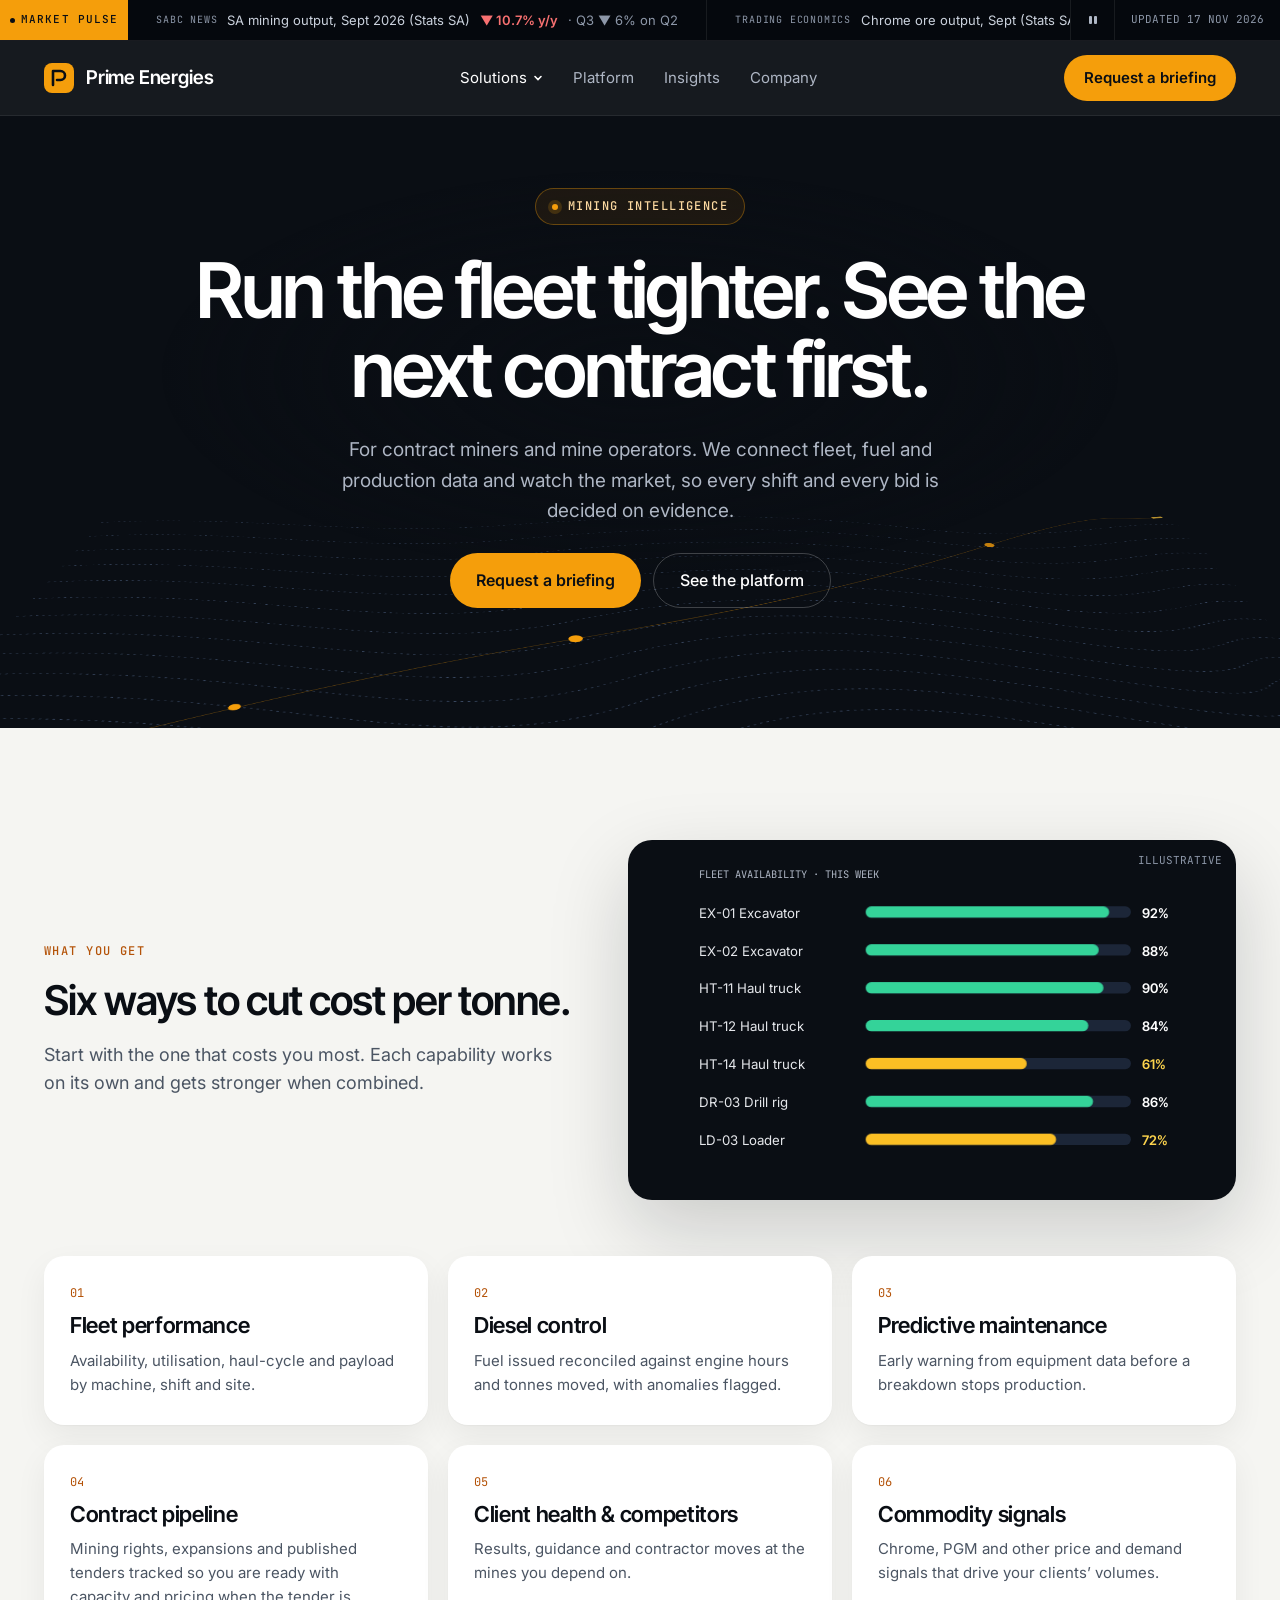
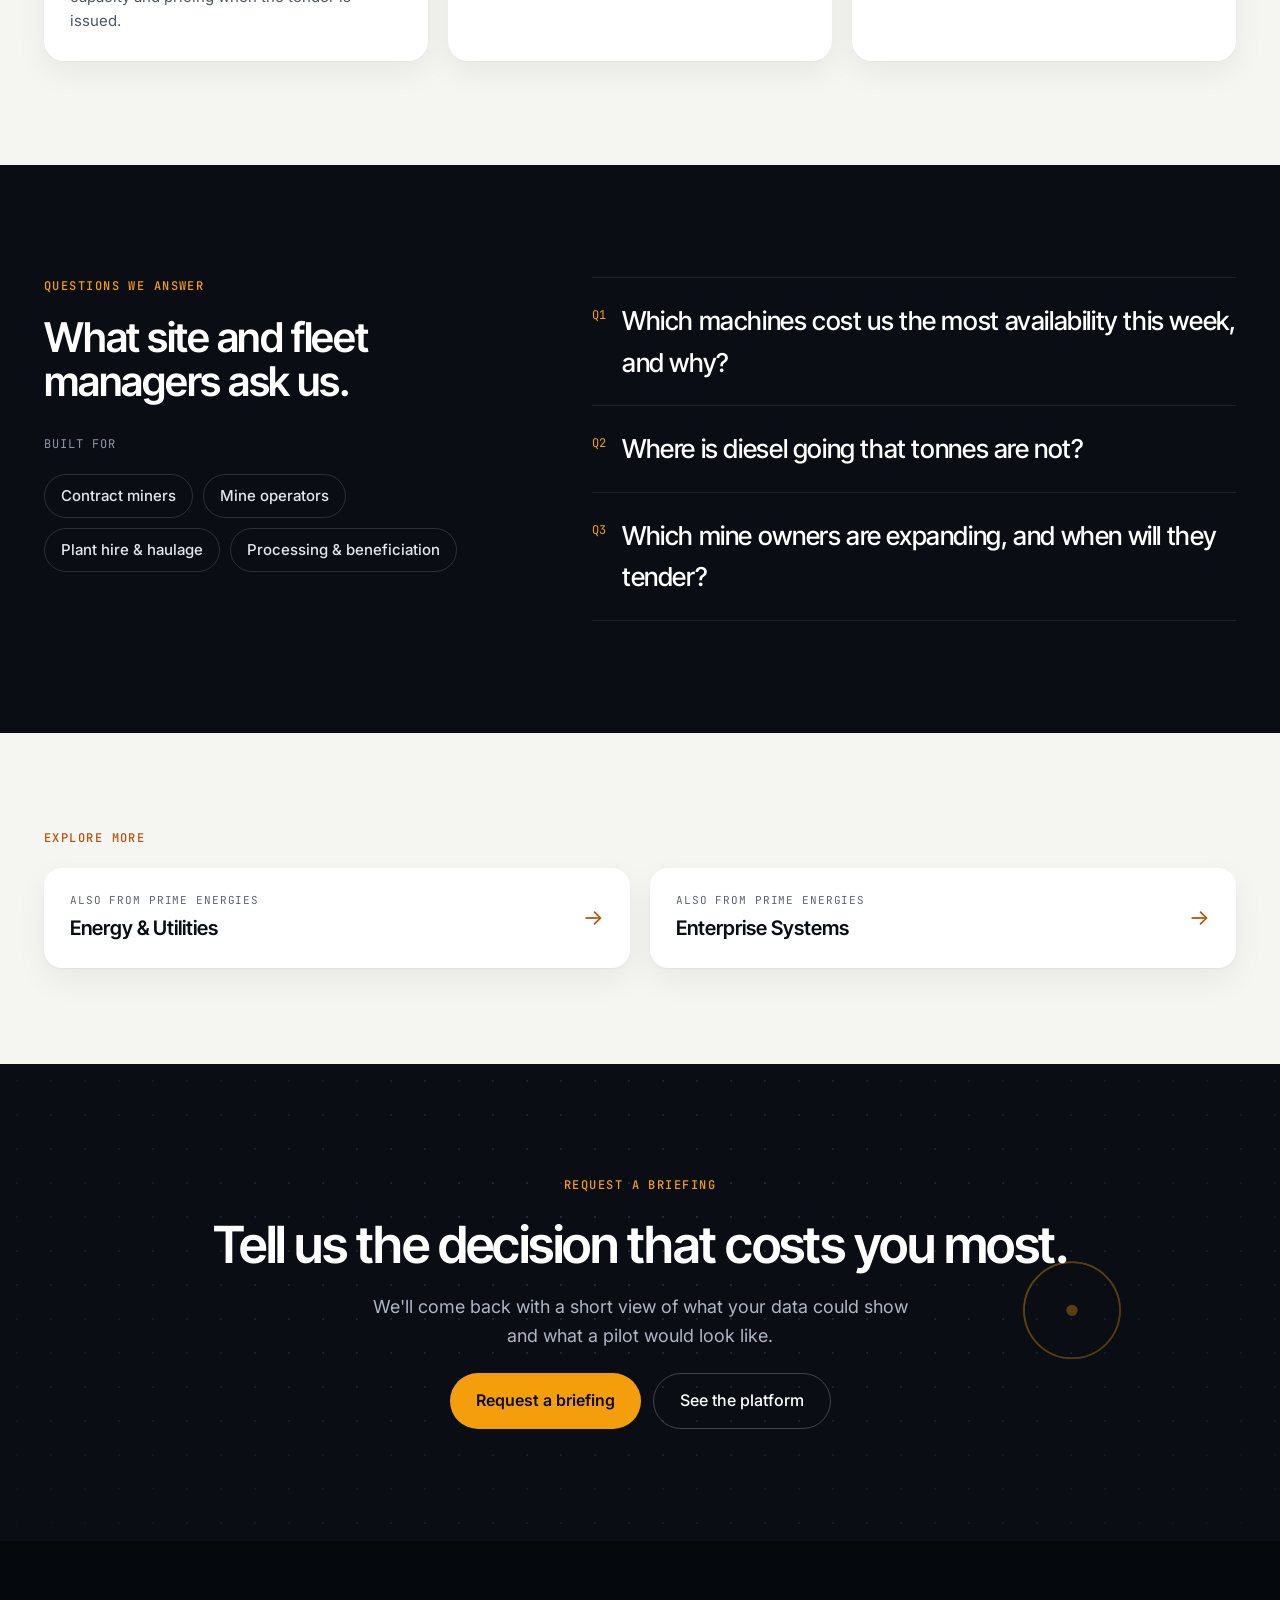
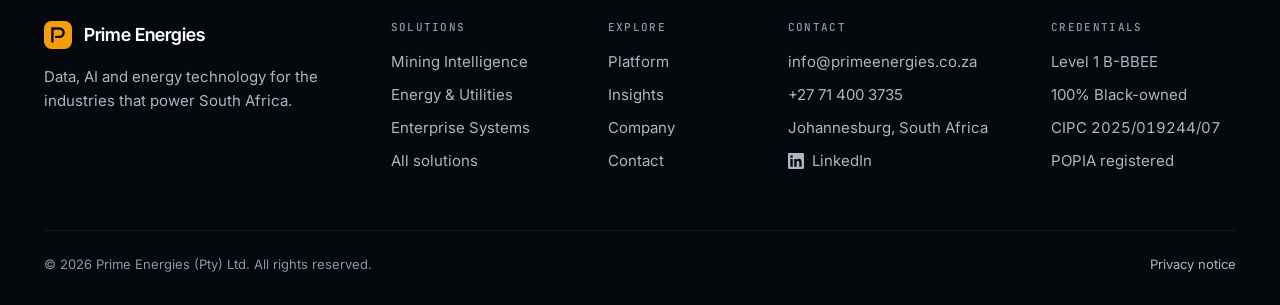
<file: mining-intelligence.html>
<!doctype html>
<html lang="en">
<head>
<meta charset="utf-8">
<meta name="viewport" content="width=device-width, initial-scale=1">
<meta name="format-detection" content="telephone=no, date=no, address=no, email=no">
<title>Mining Intelligence | Prime Energies</title>
<meta name="description" content="Mining Intelligence: fleet performance, diesel control, predictive maintenance and contract pipeline intelligence for contract miners and mine operators.">
<meta property="og:title" content="Mining Intelligence | Prime Energies">
<meta property="og:description" content="Mining Intelligence: fleet performance, diesel control, predictive maintenance and contract pipeline intelligence for contract miners and mine operators.">
<meta property="og:type" content="website">
<meta name="theme-color" content="#0A0E14">
<link rel="canonical" href="https://primeenergies.co.za/mining-intelligence.html">
<meta property="og:url" content="https://primeenergies.co.za/mining-intelligence.html">
<meta property="og:site_name" content="Prime Energies">
<meta property="og:image" content="https://primeenergies.co.za/assets/og-image.png">
<meta property="og:image:width" content="1200">
<meta property="og:image:height" content="630">
<meta name="twitter:card" content="summary_large_image">
<link rel="icon" href="favicon.ico" sizes="48x48">
<link rel="icon" href="assets/favicon-96.png" type="image/png" sizes="96x96">
<link rel="icon" href="assets/favicon-192.png" type="image/png" sizes="192x192">
<link rel="icon" href="assets/icon.svg" type="image/svg+xml">
<link rel="apple-touch-icon" href="assets/apple-touch-icon.png">

<noscript><style>.pe-menu-btn{display:none!important}.pe-hide-sm{display:flex!important;flex-wrap:wrap}</style></noscript>
<link rel="preconnect" href="https://fonts.googleapis.com">
<link rel="preconnect" href="https://fonts.gstatic.com" crossorigin="anonymous">
<link href="https://fonts.googleapis.com/css2?family=Inter+Tight:wght@500;600;700&amp;family=Inter:wght@400;500;600&amp;family=JetBrains+Mono:wght@400;500&amp;display=swap" rel="stylesheet">
<link rel="stylesheet" href="assets/site.css?v=202611172248">
</head>
<body>
<div style="min-height: 100vh; background-color: #F5F5F2; color: #0A0E14; font-family: Inter, system-ui, sans-serif; font-size: 16px; line-height: 1.6; overflow-x: clip">
<a class="pe-skip" href="#main">Skip to content</a><div class="pe-top" style="position: sticky; top: 0; z-index: 50"><div class="pe-ticker" role="region" aria-label="Mining market pulse" style="position: relative; z-index: 6; display: flex; align-items: stretch; background-color: #05080D; border-bottom: 1px solid rgba(255,255,255,.08); overflow: hidden">
<a href="insights.html" class="pe-pulse-tag" aria-label="Market Pulse: all news" style="flex-shrink: 0; display: flex; align-items: center; gap: 6px; padding: 0 10px; background-color: #F59E0B; color: #0A0E14; font-family: 'JetBrains Mono', monospace; font-size: 11px; font-weight: 500; letter-spacing: .1em; z-index: 2">
<span class="pe-live" style="width: 5px; height: 5px; border-radius: 50%; background-color: #0A0E14; display: inline-block"></span><span class="pe-hide-sm">MARKET PULSE</span><span class="pe-show-sm">PULSE</span></a>
<div style="flex: 1 1 auto; min-width: 0; overflow: hidden"><div class="pe-belt"><div style="display: flex; align-items: center; white-space: nowrap"><a href="https://www.sabcnews.com/sabcnews/sa-mining-production-plunges-by-10-7-year-on-year-in-september/" target="_blank" rel="noopener" class="pe-tick" style="display: inline-flex; align-items: center; gap: 10px; padding: 0 28px; border-right: 1px solid rgba(255,255,255,.08); font-size: 13px; min-height: 40px"><span style="font-family: 'JetBrains Mono', monospace; font-size: 10px; letter-spacing: .08em; color: #8D97A8">SABC NEWS</span><span>SA mining output, Sept 2026 (Stats SA)</span><span style="font-weight: 600; color: #F87171">▼ 10.7% y/y</span> <span style="color: #8D97A8">· Q3 ▼ 6% on Q2</span></a><a href="https://tradingeconomics.com/south-africa/mining-production" target="_blank" rel="noopener" class="pe-tick" style="display: inline-flex; align-items: center; gap: 10px; padding: 0 28px; border-right: 1px solid rgba(255,255,255,.08); font-size: 13px; min-height: 40px"><span style="font-family: 'JetBrains Mono', monospace; font-size: 10px; letter-spacing: .08em; color: #8D97A8">TRADING ECONOMICS</span><span>Chrome ore output, Sept (Stats SA)</span><span style="font-weight: 600; color: #34D399">▲ 13.1% y/y</span> <span style="color: #8D97A8">· Manganese ▲ 12.8%</span></a><a href="https://news.metal.com/newscontent/YYYMZWUZQALMFIA4WNA7RKLA23WEX3Q63YMIAIQ-south-africa-september-mining-output-falls-107-yoy-iron-ore-down-237" target="_blank" rel="noopener" class="pe-tick" style="display: inline-flex; align-items: center; gap: 10px; padding: 0 28px; border-right: 1px solid rgba(255,255,255,.08); font-size: 13px; min-height: 40px"><span style="font-family: 'JetBrains Mono', monospace; font-size: 10px; letter-spacing: .08em; color: #8D97A8">SMM</span><span>Iron ore output, Sept (Stats SA)</span><span style="font-weight: 600; color: #F87171">▼ 23.7% y/y</span> <span style="color: #8D97A8">· Diamonds ▼ 63.1%</span></a><a href="https://dfa.co.za/news/2026-11-16-iron-ore-and-diamond-output-slump-as-annual-mining-costs-rise/" target="_blank" rel="noopener" class="pe-tick" style="display: inline-flex; align-items: center; gap: 10px; padding: 0 28px; border-right: 1px solid rgba(255,255,255,.08); font-size: 13px; min-height: 40px"><span style="font-family: 'JetBrains Mono', monospace; font-size: 10px; letter-spacing: .08em; color: #8D97A8">DFA</span><span>Mining input cost inflation (Minerals Council)</span><span style="font-weight: 600; color: #FCD34D">▲ 4.9% y/y</span></a><a href="https://news.metal.com/newscontent/104191931-smm-chromium-daily-review-low-trading-activity-market-under-pressure" target="_blank" rel="noopener" class="pe-tick" style="display: inline-flex; align-items: center; gap: 10px; padding: 0 28px; border-right: 1px solid rgba(255,255,255,.08); font-size: 13px; min-height: 40px"><span style="font-family: 'JetBrains Mono', monospace; font-size: 10px; letter-spacing: .08em; color: #8D97A8">SMM</span><span>SA 40–42% chrome fines, CIF China</span><span style="font-weight: 600; color: #93C5FD">$255/t</span> <span style="color: #8D97A8">· Flat · 2 Nov</span></a><a href="https://www.miningweekly.com/article/merafe-ferrochrome-hits-61-000-t-year-to-date-mark-as-smelter-ramp-up-proceeds-2026-11-03" target="_blank" rel="noopener" class="pe-tick" style="display: inline-flex; align-items: center; gap: 10px; padding: 0 28px; border-right: 1px solid rgba(255,255,255,.08); font-size: 13px; min-height: 40px"><span style="font-family: 'JetBrains Mono', monospace; font-size: 10px; letter-spacing: .08em; color: #8D97A8">MINING WEEKLY</span><span>Merafe ferrochrome, 9 months</span><span style="font-weight: 600; color: #F87171">61,000 t</span> <span style="color: #8D97A8">· ▼ 46% y/y · smelters restarting</span></a><a href="https://www.sanews.gov.za/node/85531" target="_blank" rel="noopener" class="pe-tick" style="display: inline-flex; align-items: center; gap: 10px; padding: 0 28px; border-right: 1px solid rgba(255,255,255,.08); font-size: 13px; min-height: 40px"><span style="font-family: 'JetBrains Mono', monospace; font-size: 10px; letter-spacing: .08em; color: #8D97A8">SANEWS</span><span>Eskom days without load shedding</span><span style="font-weight: 600; color: #34D399">540+</span> <span style="color: #8D97A8">· 9 Nov</span></a><a href="https://www.miningmx.com/news/2026-11-11-why-south-africa-s-platinum-miners-are-piling-into-chrome/" target="_blank" rel="noopener" class="pe-tick" style="display: inline-flex; align-items: center; gap: 10px; padding: 0 28px; border-right: 1px solid rgba(255,255,255,.08); font-size: 13px; min-height: 40px"><span style="font-family: 'JetBrains Mono', monospace; font-size: 10px; letter-spacing: .08em; color: #8D97A8">MININGMX</span><span>PGM miners piling into chrome</span><span style="font-weight: 600; color: #93C5FD">11 Nov</span></a></div><div aria-hidden="true" style="display: flex; align-items: center; white-space: nowrap"><a href="https://www.sabcnews.com/sabcnews/sa-mining-production-plunges-by-10-7-year-on-year-in-september/" tabindex="-1" target="_blank" rel="noopener" class="pe-tick" style="display: inline-flex; align-items: center; gap: 10px; padding: 0 28px; border-right: 1px solid rgba(255,255,255,.08); font-size: 13px; min-height: 40px"><span style="font-family: 'JetBrains Mono', monospace; font-size: 10px; letter-spacing: .08em; color: #8D97A8">SABC NEWS</span><span>SA mining output, Sept 2026 (Stats SA)</span><span style="font-weight: 600; color: #F87171">▼ 10.7% y/y</span> <span style="color: #8D97A8">· Q3 ▼ 6% on Q2</span></a><a href="https://tradingeconomics.com/south-africa/mining-production" tabindex="-1" target="_blank" rel="noopener" class="pe-tick" style="display: inline-flex; align-items: center; gap: 10px; padding: 0 28px; border-right: 1px solid rgba(255,255,255,.08); font-size: 13px; min-height: 40px"><span style="font-family: 'JetBrains Mono', monospace; font-size: 10px; letter-spacing: .08em; color: #8D97A8">TRADING ECONOMICS</span><span>Chrome ore output, Sept (Stats SA)</span><span style="font-weight: 600; color: #34D399">▲ 13.1% y/y</span> <span style="color: #8D97A8">· Manganese ▲ 12.8%</span></a><a href="https://news.metal.com/newscontent/YYYMZWUZQALMFIA4WNA7RKLA23WEX3Q63YMIAIQ-south-africa-september-mining-output-falls-107-yoy-iron-ore-down-237" tabindex="-1" target="_blank" rel="noopener" class="pe-tick" style="display: inline-flex; align-items: center; gap: 10px; padding: 0 28px; border-right: 1px solid rgba(255,255,255,.08); font-size: 13px; min-height: 40px"><span style="font-family: 'JetBrains Mono', monospace; font-size: 10px; letter-spacing: .08em; color: #8D97A8">SMM</span><span>Iron ore output, Sept (Stats SA)</span><span style="font-weight: 600; color: #F87171">▼ 23.7% y/y</span> <span style="color: #8D97A8">· Diamonds ▼ 63.1%</span></a><a href="https://dfa.co.za/news/2026-11-16-iron-ore-and-diamond-output-slump-as-annual-mining-costs-rise/" tabindex="-1" target="_blank" rel="noopener" class="pe-tick" style="display: inline-flex; align-items: center; gap: 10px; padding: 0 28px; border-right: 1px solid rgba(255,255,255,.08); font-size: 13px; min-height: 40px"><span style="font-family: 'JetBrains Mono', monospace; font-size: 10px; letter-spacing: .08em; color: #8D97A8">DFA</span><span>Mining input cost inflation (Minerals Council)</span><span style="font-weight: 600; color: #FCD34D">▲ 4.9% y/y</span></a><a href="https://news.metal.com/newscontent/104191931-smm-chromium-daily-review-low-trading-activity-market-under-pressure" tabindex="-1" target="_blank" rel="noopener" class="pe-tick" style="display: inline-flex; align-items: center; gap: 10px; padding: 0 28px; border-right: 1px solid rgba(255,255,255,.08); font-size: 13px; min-height: 40px"><span style="font-family: 'JetBrains Mono', monospace; font-size: 10px; letter-spacing: .08em; color: #8D97A8">SMM</span><span>SA 40–42% chrome fines, CIF China</span><span style="font-weight: 600; color: #93C5FD">$255/t</span> <span style="color: #8D97A8">· Flat · 2 Nov</span></a><a href="https://www.miningweekly.com/article/merafe-ferrochrome-hits-61-000-t-year-to-date-mark-as-smelter-ramp-up-proceeds-2026-11-03" tabindex="-1" target="_blank" rel="noopener" class="pe-tick" style="display: inline-flex; align-items: center; gap: 10px; padding: 0 28px; border-right: 1px solid rgba(255,255,255,.08); font-size: 13px; min-height: 40px"><span style="font-family: 'JetBrains Mono', monospace; font-size: 10px; letter-spacing: .08em; color: #8D97A8">MINING WEEKLY</span><span>Merafe ferrochrome, 9 months</span><span style="font-weight: 600; color: #F87171">61,000 t</span> <span style="color: #8D97A8">· ▼ 46% y/y · smelters restarting</span></a><a href="https://www.sanews.gov.za/node/85531" tabindex="-1" target="_blank" rel="noopener" class="pe-tick" style="display: inline-flex; align-items: center; gap: 10px; padding: 0 28px; border-right: 1px solid rgba(255,255,255,.08); font-size: 13px; min-height: 40px"><span style="font-family: 'JetBrains Mono', monospace; font-size: 10px; letter-spacing: .08em; color: #8D97A8">SANEWS</span><span>Eskom days without load shedding</span><span style="font-weight: 600; color: #34D399">540+</span> <span style="color: #8D97A8">· 9 Nov</span></a><a href="https://www.miningmx.com/news/2026-11-11-why-south-africa-s-platinum-miners-are-piling-into-chrome/" tabindex="-1" target="_blank" rel="noopener" class="pe-tick" style="display: inline-flex; align-items: center; gap: 10px; padding: 0 28px; border-right: 1px solid rgba(255,255,255,.08); font-size: 13px; min-height: 40px"><span style="font-family: 'JetBrains Mono', monospace; font-size: 10px; letter-spacing: .08em; color: #8D97A8">MININGMX</span><span>PGM miners piling into chrome</span><span style="font-weight: 600; color: #93C5FD">11 Nov</span></a></div></div></div>
<button type="button" class="pe-tick-pause" aria-pressed="false" aria-label="Pause news ticker" style="flex-shrink: 0; width: 44px; min-height: 34px; display: flex; align-items: center; justify-content: center; background-color: #05080D; border: none; border-left: 1px solid rgba(255,255,255,.08); color: #AEB6C4; cursor: pointer; z-index: 2"><svg width="12" height="12" viewBox="0 0 12 12" aria-hidden="true"><rect x="2" y="2" width="3" height="8" rx="1" fill="currentColor"></rect><rect x="7" y="2" width="3" height="8" rx="1" fill="currentColor"></rect></svg></button>
<div class="pe-hide-sm" style="flex-shrink: 0; display: flex; align-items: center; padding: 0 16px; font-family: 'JetBrains Mono', monospace; font-size: 11px; color: #8D97A8; border-left: 1px solid rgba(255,255,255,.08); background-color: #05080D; z-index: 2">UPDATED 17 NOV 2026</div>
</div>
<!--/ticker--><header class="pe-header" style="position: relative; z-index: 50; background-color: rgba(10,14,20,.95); -webkit-backdrop-filter: blur(14px); backdrop-filter: blur(14px); border-bottom: 1px solid rgba(255,255,255,.07)">
<nav aria-label="Main" style="max-width: 1240px; margin: 0 auto; padding: 14px 24px; display: flex; align-items: center; justify-content: space-between; gap: 24px; flex-wrap: wrap">
<a href="index.html" style="display: flex; align-items: center; gap: 12px; color: #FFFFFF">
<svg width="30" height="30" viewBox="0 0 30 30" aria-hidden="true"><rect width="30" height="30" rx="8" fill="#F59E0B"></rect><path d="M9 22V8h7.5a4.5 4.5 0 0 1 0 9H13" fill="none" stroke="#0A0E14" stroke-width="2.6" stroke-linecap="round" stroke-linejoin="round"></path></svg>
<span style="font-family: 'Inter Tight', sans-serif; font-weight: 600; font-size: 19px; letter-spacing: -.01em">Prime Energies</span>
</a>
<div class="pe-hide-sm" style="display: flex; align-items: center; gap: 30px; font-size: 15px"><div class="pe-dd"><a href="solutions.html" aria-current="page" class="pe-navlink" style="color: #FFFFFF; display: inline-flex; align-items: center; gap: 6px; min-height: 44px">Solutions<svg width="10" height="10" viewBox="0 0 10 10" aria-hidden="true"><path d="M2 3.5l3 3 3-3" fill="none" stroke="currentColor" stroke-width="1.6" stroke-linecap="round"></path></svg></a><div class="pe-dd-menu"><a href="mining-intelligence.html"><span>Mining Intelligence</span><small>Fleet, diesel and contract intelligence</small></a><a href="energy-utilities.html"><span>Energy &amp; Utilities</span><small>Smart metering and energy analytics</small></a><a href="enterprise-systems.html"><span>Enterprise Systems</span><small>Monitoring, integration and support</small></a><a href="solutions.html" class="pe-dd-all">All solutions</a></div></div><a href="platform.html" class="pe-navlink" style="color: #AEB6C4">Platform</a><a href="insights.html" class="pe-navlink" style="color: #AEB6C4">Insights</a><a href="company.html" class="pe-navlink" style="color: #AEB6C4">Company</a></div>
<button type="button" class="pe-menu-btn" aria-expanded="false" aria-controls="pe-mobile-menu"><span class="pe-burger" aria-hidden="true"><i></i><i></i><i></i></span>Menu</button><a href="contact.html" class="pe-btn" style="background-color: #F59E0B; color: #0A0E14; font-weight: 600; font-size: 15px; padding: 11px 20px; border-radius: 999px; min-height: 44px; display: inline-flex; align-items: center">Request a briefing</a>
</nav>
<nav id="pe-mobile-menu" class="pe-mobile-menu" aria-label="Mobile" hidden><a class="pe-mm-link" href="index.html">Home<svg width="16" height="16" viewBox="0 0 16 16" aria-hidden="true"><path d="M6 3l5 5-5 5" fill="none" stroke="currentColor" stroke-width="1.8" stroke-linecap="round" stroke-linejoin="round"></path></svg></a><a class="pe-mm-link" href="solutions.html" aria-current="page">Solutions<svg width="16" height="16" viewBox="0 0 16 16" aria-hidden="true"><path d="M6 3l5 5-5 5" fill="none" stroke="currentColor" stroke-width="1.8" stroke-linecap="round" stroke-linejoin="round"></path></svg></a><div class="pe-mm-sub"><a href="mining-intelligence.html">Mining Intelligence</a><a href="energy-utilities.html">Energy &amp; Utilities</a><a href="enterprise-systems.html">Enterprise Systems</a></div><a class="pe-mm-link" href="platform.html">Platform<svg width="16" height="16" viewBox="0 0 16 16" aria-hidden="true"><path d="M6 3l5 5-5 5" fill="none" stroke="currentColor" stroke-width="1.8" stroke-linecap="round" stroke-linejoin="round"></path></svg></a><a class="pe-mm-link" href="insights.html">Insights<svg width="16" height="16" viewBox="0 0 16 16" aria-hidden="true"><path d="M6 3l5 5-5 5" fill="none" stroke="currentColor" stroke-width="1.8" stroke-linecap="round" stroke-linejoin="round"></path></svg></a><a class="pe-mm-link" href="company.html">Company<svg width="16" height="16" viewBox="0 0 16 16" aria-hidden="true"><path d="M6 3l5 5-5 5" fill="none" stroke="currentColor" stroke-width="1.8" stroke-linecap="round" stroke-linejoin="round"></path></svg></a><a class="pe-mm-link" href="contact.html">Contact<svg width="16" height="16" viewBox="0 0 16 16" aria-hidden="true"><path d="M6 3l5 5-5 5" fill="none" stroke="currentColor" stroke-width="1.8" stroke-linecap="round" stroke-linejoin="round"></path></svg></a><a class="pe-mm-cta" href="contact.html">Request a briefing</a><div class="pe-mm-foot"><a href="mailto:info@primeenergies.co.za">info@primeenergies.co.za</a><a href="tel:+27714003735">+27 71 400 3735</a></div></nav>
</header>
</div><main id="main" tabindex="-1" style="outline: none"><section style="position: relative; background-color: #0A0E14; color: #F3F4F6; overflow: hidden">
<div aria-hidden="true" style="position: absolute; inset: 0; overflow: hidden; pointer-events: none"><div class="pe-kb" style="position: absolute; left: -10%; right: -10%; bottom: -8%; height: 80%; perspective: 900px; -webkit-mask-image: linear-gradient(to top, #000 35%, transparent 95%); mask-image: linear-gradient(to top, #000 35%, transparent 95%)">
<svg viewBox="0 0 1600 700" preserveAspectRatio="none" style="width: 100%; height: 100%; transform: rotateX(56deg); transform-origin: 50% 100%">
<g class="pe-terrain" stroke="#3B4A63" stroke-width="1.3"><path d="M0 40 C 200 10, 380 90, 600 50 S 1000 0, 1200 60 S 1500 30, 1600 50"></path><path d="M0 90 C 220 60, 400 150, 620 100 S 1020 50, 1220 110 S 1500 80, 1600 100"></path><path d="M0 140 C 240 110, 420 210, 640 150 S 1040 100, 1240 160 S 1500 130, 1600 150"></path><path d="M0 190 C 260 160, 440 270, 660 200 S 1060 150, 1260 210 S 1500 180, 1600 200"></path><path d="M0 240 C 280 210, 460 330, 680 250 S 1080 200, 1280 260 S 1500 230, 1600 250"></path><path d="M0 290 C 300 260, 480 390, 700 300 S 1100 250, 1300 310 S 1500 280, 1600 300"></path><path d="M0 340 C 320 310, 500 450, 720 350 S 1120 300, 1320 360 S 1500 330, 1600 350"></path><path d="M0 390 C 340 360, 520 510, 740 400 S 1140 350, 1340 410 S 1500 380, 1600 400"></path><path d="M0 440 C 360 410, 540 570, 760 450 S 1160 400, 1360 460 S 1500 430, 1600 450"></path><path d="M0 490 C 380 460, 560 630, 780 500 S 1180 450, 1380 510 S 1500 480, 1600 500"></path><path d="M0 540 C 400 510, 580 690, 800 550 S 1200 500, 1400 560 S 1500 530, 1600 550"></path><path d="M0 590 C 420 560, 600 750, 820 600 S 1220 550, 1420 610 S 1500 580, 1600 600"></path><path d="M0 640 C 440 610, 620 810, 840 650 S 1240 600, 1440 660 S 1500 630, 1600 650"></path></g>
<path class="pe-route" d="M120 680 C 340 560, 520 470, 720 400 S 1080 260, 1300 120 S 1500 40, 1580 20" fill="none" stroke="#F59E0B" stroke-width="5" stroke-linecap="round"></path>
<path class="pe-route2" d="M120 680 C 340 560, 520 470, 720 400 S 1080 260, 1300 120 S 1500 40, 1580 20" fill="none" stroke="#FCD34D" stroke-width="4" stroke-linecap="round"></path>
<path d="M120 680 C 340 560, 520 470, 720 400 S 1080 260, 1300 120 S 1500 40, 1580 20" fill="none" stroke="#F59E0B" stroke-width="1.2" opacity=".35"></path>
<circle cx="720" cy="400" r="9" fill="#F59E0B" class="pe-live"></circle>
<circle cx="1300" cy="120" r="7" fill="#F59E0B" class="pe-live" style="animation-delay: .6s"></circle>
<circle cx="340" cy="562" r="7" fill="#F59E0B" class="pe-live" style="animation-delay: 1.2s"></circle>
</svg></div></div><div aria-hidden="true" style="position: absolute; inset: 0; pointer-events: none; z-index: 1; background: radial-gradient(ellipse 52% 46% at 50% 42%, rgba(10,14,20,.86), rgba(10,14,20,0) 72%)"></div>
<div class="pe-in" style="position: relative; z-index: 2; max-width: 1240px; margin: 0 auto; padding: 72px 24px 120px; display: flex; flex-direction: column; align-items: center; text-align: center; gap: 26px">
<span class="pe-pill"><span class="pe-live pe-pill-dot"></span>Mining Intelligence</span>
<h1 style="margin: 0; max-width: 980px; font-family: 'Inter Tight', sans-serif; font-weight: 600; font-size: clamp(42px, 6vw, 84px); line-height: 1.03; letter-spacing: -.035em; color: #FFFFFF">Run the fleet tighter. See the next contract first.</h1>
<p style="margin: 0; max-width: 660px; font-size: 19px; color: #AEB6C4">For contract miners and mine operators. We connect fleet, fuel and production data and watch the market, so every shift and every bid is decided on evidence.</p>
<div style="display: flex; flex-wrap: wrap; gap: 12px; justify-content: center"><a href="contact.html" class="pe-btn" style="background-color: #F59E0B; color: #0A0E14; font-weight: 600; padding: 14px 26px; border-radius: 999px; min-height: 50px; display: inline-flex; align-items: center">Request a briefing</a><a href="platform.html" class="pe-ghost" style="border: 1px solid rgba(255,255,255,.22); color: #FFFFFF; font-weight: 500; padding: 14px 26px; border-radius: 999px; min-height: 50px; display: inline-flex; align-items: center">See the platform</a></div>
</div>
</section>
<section style="max-width: 1240px; margin: 0 auto; padding: 112px 24px 104px; display: flex; flex-wrap: wrap; gap: 56px; align-items: center"><div class="pe-in" style="flex: 1 1 400px; min-width: 0; display: flex; flex-direction: column; gap: 18px"><span style="font-family: 'JetBrains Mono', monospace; font-size: 12px; font-weight: 500; letter-spacing: .12em; text-transform: uppercase; color: #B45309">What you get</span><h2 style="margin: 0; font-family: 'Inter Tight', sans-serif; font-weight: 600; font-size: clamp(30px, 3.2vw, 44px); line-height: 1.06; letter-spacing: -.03em">Six ways to cut cost per tonne.</h2><p style="margin: 0; color: #4B5563; font-size: 18px">Start with the one that costs you most. Each capability works on its own and gets stronger when combined.</p></div><div class="pe-in pe-d2" style="flex: 1 1 480px; min-width: 0; background-color: #0A0E14; border-radius: 24px; overflow: hidden; position: relative; min-height: 360px; box-shadow: 0 30px 80px rgba(10,14,20,.18)"><svg viewBox="0 0 560 380" role="img" aria-label="Illustrative fleet availability board with two machines flagged" style="position: absolute; inset: 0; width: 100%; height: 100%">
<text class="pe-micro" x="34" y="40" font-family="JetBrains Mono, monospace" font-size="11" fill="#AEB6C4">FLEET AVAILABILITY · THIS WEEK</text><text x="34" y="82" font-family="Inter, sans-serif" font-size="14" fill="#E5E7EB">EX-01 Excavator</text><rect x="210" y="70" width="280" height="12" rx="6" fill="#1C2638"></rect><rect x="210" y="70" width="257" height="12" rx="6" fill="#34D399" class="pe-bar-x" style="animation-delay: 0.00s"></rect><text x="502" y="82" font-family="Inter Tight, sans-serif" font-size="14" font-weight="600" fill="#FFFFFF">92%</text><text x="34" y="122" font-family="Inter, sans-serif" font-size="14" fill="#E5E7EB">EX-02 Excavator</text><rect x="210" y="110" width="280" height="12" rx="6" fill="#1C2638"></rect><rect x="210" y="110" width="246" height="12" rx="6" fill="#34D399" class="pe-bar-x" style="animation-delay: 0.08s"></rect><text x="502" y="122" font-family="Inter Tight, sans-serif" font-size="14" font-weight="600" fill="#FFFFFF">88%</text><text x="34" y="162" font-family="Inter, sans-serif" font-size="14" fill="#E5E7EB">HT-11 Haul truck</text><rect x="210" y="150" width="280" height="12" rx="6" fill="#1C2638"></rect><rect x="210" y="150" width="251" height="12" rx="6" fill="#34D399" class="pe-bar-x" style="animation-delay: 0.16s"></rect><text x="502" y="162" font-family="Inter Tight, sans-serif" font-size="14" font-weight="600" fill="#FFFFFF">90%</text><text x="34" y="202" font-family="Inter, sans-serif" font-size="14" fill="#E5E7EB">HT-12 Haul truck</text><rect x="210" y="190" width="280" height="12" rx="6" fill="#1C2638"></rect><rect x="210" y="190" width="235" height="12" rx="6" fill="#34D399" class="pe-bar-x" style="animation-delay: 0.24s"></rect><text x="502" y="202" font-family="Inter Tight, sans-serif" font-size="14" font-weight="600" fill="#FFFFFF">84%</text><text x="34" y="242" font-family="Inter, sans-serif" font-size="14" fill="#E5E7EB">HT-14 Haul truck</text><rect x="210" y="230" width="280" height="12" rx="6" fill="#1C2638"></rect><rect x="210" y="230" width="170" height="12" rx="6" fill="#FBBF24" class="pe-bar-x" style="animation-delay: 0.32s"></rect><text x="502" y="242" font-family="Inter Tight, sans-serif" font-size="14" font-weight="600" fill="#FCD34D">61%</text><text x="34" y="282" font-family="Inter, sans-serif" font-size="14" fill="#E5E7EB">DR-03 Drill rig</text><rect x="210" y="270" width="280" height="12" rx="6" fill="#1C2638"></rect><rect x="210" y="270" width="240" height="12" rx="6" fill="#34D399" class="pe-bar-x" style="animation-delay: 0.40s"></rect><text x="502" y="282" font-family="Inter Tight, sans-serif" font-size="14" font-weight="600" fill="#FFFFFF">86%</text><text x="34" y="322" font-family="Inter, sans-serif" font-size="14" fill="#E5E7EB">LD-03 Loader</text><rect x="210" y="310" width="280" height="12" rx="6" fill="#1C2638"></rect><rect x="210" y="310" width="201" height="12" rx="6" fill="#FBBF24" class="pe-bar-x" style="animation-delay: 0.48s"></rect><text x="502" y="322" font-family="Inter Tight, sans-serif" font-size="14" font-weight="600" fill="#FCD34D">72%</text>
</svg><span style="position: absolute; right: 14px; top: 12px; font-family: 'JetBrains Mono', monospace; font-size: 11px; color: #8D97A8">ILLUSTRATIVE</span></div><div style="flex: 1 1 100%; min-width: 0"><div class="pe-cap3" style="display: grid; grid-template-columns: repeat(auto-fit, minmax(260px, 1fr)); gap: 20px"><div class="pe-card pe-in pe-d1" style="background-color: #FFFFFF; border-radius: 20px; padding: 28px 26px; display: flex; flex-direction: column; gap: 10px; box-shadow: 0 1px 2px rgba(10,14,20,.04), 0 12px 32px rgba(10,14,20,.06)"><span style="font-family: 'JetBrains Mono', monospace; font-size: 12px; color: #B45309">01</span><h3 style="margin: 0; font-family: 'Inter Tight', sans-serif; font-size: 22px; font-weight: 600; letter-spacing: -.015em">Fleet performance</h3><p style="margin: 0; color: #4B5563; font-size: 15px">Availability, utilisation, haul-cycle and payload by machine, shift and site.</p></div><div class="pe-card pe-in pe-d2" style="background-color: #FFFFFF; border-radius: 20px; padding: 28px 26px; display: flex; flex-direction: column; gap: 10px; box-shadow: 0 1px 2px rgba(10,14,20,.04), 0 12px 32px rgba(10,14,20,.06)"><span style="font-family: 'JetBrains Mono', monospace; font-size: 12px; color: #B45309">02</span><h3 style="margin: 0; font-family: 'Inter Tight', sans-serif; font-size: 22px; font-weight: 600; letter-spacing: -.015em">Diesel control</h3><p style="margin: 0; color: #4B5563; font-size: 15px">Fuel issued reconciled against engine hours and tonnes moved, with anomalies flagged.</p></div><div class="pe-card pe-in pe-d3" style="background-color: #FFFFFF; border-radius: 20px; padding: 28px 26px; display: flex; flex-direction: column; gap: 10px; box-shadow: 0 1px 2px rgba(10,14,20,.04), 0 12px 32px rgba(10,14,20,.06)"><span style="font-family: 'JetBrains Mono', monospace; font-size: 12px; color: #B45309">03</span><h3 style="margin: 0; font-family: 'Inter Tight', sans-serif; font-size: 22px; font-weight: 600; letter-spacing: -.015em">Predictive maintenance</h3><p style="margin: 0; color: #4B5563; font-size: 15px">Early warning from equipment data before a breakdown stops production.</p></div><div class="pe-card pe-in pe-d4" style="background-color: #FFFFFF; border-radius: 20px; padding: 28px 26px; display: flex; flex-direction: column; gap: 10px; box-shadow: 0 1px 2px rgba(10,14,20,.04), 0 12px 32px rgba(10,14,20,.06)"><span style="font-family: 'JetBrains Mono', monospace; font-size: 12px; color: #B45309">04</span><h3 style="margin: 0; font-family: 'Inter Tight', sans-serif; font-size: 22px; font-weight: 600; letter-spacing: -.015em">Contract pipeline</h3><p style="margin: 0; color: #4B5563; font-size: 15px">Mining rights, expansions and published tenders tracked so you are ready with capacity and pricing when the tender is issued.</p></div><div class="pe-card pe-in pe-d1" style="background-color: #FFFFFF; border-radius: 20px; padding: 28px 26px; display: flex; flex-direction: column; gap: 10px; box-shadow: 0 1px 2px rgba(10,14,20,.04), 0 12px 32px rgba(10,14,20,.06)"><span style="font-family: 'JetBrains Mono', monospace; font-size: 12px; color: #B45309">05</span><h3 style="margin: 0; font-family: 'Inter Tight', sans-serif; font-size: 22px; font-weight: 600; letter-spacing: -.015em">Client health &amp; competitors</h3><p style="margin: 0; color: #4B5563; font-size: 15px">Results, guidance and contractor moves at the mines you depend on.</p></div><div class="pe-card pe-in pe-d2" style="background-color: #FFFFFF; border-radius: 20px; padding: 28px 26px; display: flex; flex-direction: column; gap: 10px; box-shadow: 0 1px 2px rgba(10,14,20,.04), 0 12px 32px rgba(10,14,20,.06)"><span style="font-family: 'JetBrains Mono', monospace; font-size: 12px; color: #B45309">06</span><h3 style="margin: 0; font-family: 'Inter Tight', sans-serif; font-size: 22px; font-weight: 600; letter-spacing: -.015em">Commodity signals</h3><p style="margin: 0; color: #4B5563; font-size: 15px">Chrome, PGM and other price and demand signals that drive your clients’ volumes.</p></div></div></div></section><section style="background-color: #0A0E14; color: #F3F4F6"><div style="max-width: 1240px; margin: 0 auto; padding: 112px 24px; display: flex; flex-wrap: wrap; gap: 64px"><div style="flex: 1 1 360px; min-width: 0; display: flex; flex-direction: column; gap: 20px"><span style="font-family: 'JetBrains Mono', monospace; font-size: 12px; font-weight: 500; letter-spacing: .12em; text-transform: uppercase; color: #F59E0B">Questions we answer</span><h2 style="margin: 0; font-family: 'Inter Tight', sans-serif; font-weight: 600; font-size: clamp(30px, 3.2vw, 44px); line-height: 1.06; letter-spacing: -.03em; color: #FFFFFF">What site and fleet managers ask us.</h2><span style="font-family: 'JetBrains Mono', monospace; font-size: 12px; letter-spacing: .08em; color: #8D97A8; margin-top: 12px">BUILT FOR</span><div style="display: flex; flex-wrap: wrap; gap: 10px"><span style="font-size: 15px; font-weight: 500; color: #E5E7EB; border: 1px solid rgba(255,255,255,.14); border-radius: 999px; padding: 9px 16px">Contract miners</span><span style="font-size: 15px; font-weight: 500; color: #E5E7EB; border: 1px solid rgba(255,255,255,.14); border-radius: 999px; padding: 9px 16px">Mine operators</span><span style="font-size: 15px; font-weight: 500; color: #E5E7EB; border: 1px solid rgba(255,255,255,.14); border-radius: 999px; padding: 9px 16px">Plant hire &amp; haulage</span><span style="font-size: 15px; font-weight: 500; color: #E5E7EB; border: 1px solid rgba(255,255,255,.14); border-radius: 999px; padding: 9px 16px">Processing &amp; beneficiation</span></div></div><div style="flex: 1 1 520px; min-width: 0; border-top: 1px solid rgba(255,255,255,.08)"><div class="pe-in pe-d1" style="display: flex; gap: 16px; align-items: flex-start; padding: 22px 0; border-bottom: 1px solid rgba(255,255,255,.08)"><span style="font-family: 'JetBrains Mono', monospace; font-size: 12px; color: #F59E0B; padding-top: 6px">Q1</span><span style="font-family: 'Inter Tight', sans-serif; font-size: clamp(20px, 2.2vw, 26px); font-weight: 500; letter-spacing: -.015em; color: #FFFFFF">Which machines cost us the most availability this week, and why?</span></div><div class="pe-in pe-d2" style="display: flex; gap: 16px; align-items: flex-start; padding: 22px 0; border-bottom: 1px solid rgba(255,255,255,.08)"><span style="font-family: 'JetBrains Mono', monospace; font-size: 12px; color: #F59E0B; padding-top: 6px">Q2</span><span style="font-family: 'Inter Tight', sans-serif; font-size: clamp(20px, 2.2vw, 26px); font-weight: 500; letter-spacing: -.015em; color: #FFFFFF">Where is diesel going that tonnes are not?</span></div><div class="pe-in pe-d3" style="display: flex; gap: 16px; align-items: flex-start; padding: 22px 0; border-bottom: 1px solid rgba(255,255,255,.08)"><span style="font-family: 'JetBrains Mono', monospace; font-size: 12px; color: #F59E0B; padding-top: 6px">Q3</span><span style="font-family: 'Inter Tight', sans-serif; font-size: clamp(20px, 2.2vw, 26px); font-weight: 500; letter-spacing: -.015em; color: #FFFFFF">Which mine owners are expanding, and when will they tender?</span></div></div></div></section><section style="max-width: 1240px; margin: 0 auto; padding: 96px 24px; display: flex; flex-direction: column; gap: 20px"><span style="font-family: 'JetBrains Mono', monospace; font-size: 12px; font-weight: 500; letter-spacing: .12em; text-transform: uppercase; color: #B45309">Explore more</span><div style="display: flex; flex-wrap: wrap; gap: 20px"><a href="energy-utilities.html" class="pe-card" style="flex: 1 1 280px; min-width: 0; color: #0A0E14; background-color: #FFFFFF; border-radius: 18px; padding: 24px 26px; display: flex; justify-content: space-between; align-items: center; gap: 16px; box-shadow: 0 1px 2px rgba(10,14,20,.04), 0 12px 32px rgba(10,14,20,.06)"><span style="display: flex; flex-direction: column; gap: 2px"><span style="font-family: 'JetBrains Mono', monospace; font-size: 11px; letter-spacing: .08em; color: #5B6472">ALSO FROM PRIME ENERGIES</span><span style="font-family: 'Inter Tight', sans-serif; font-size: 20px; font-weight: 600">Energy &amp; Utilities</span></span><span aria-hidden="true" style="color: #B45309; font-size: 22px">→</span></a><a href="enterprise-systems.html" class="pe-card" style="flex: 1 1 280px; min-width: 0; color: #0A0E14; background-color: #FFFFFF; border-radius: 18px; padding: 24px 26px; display: flex; justify-content: space-between; align-items: center; gap: 16px; box-shadow: 0 1px 2px rgba(10,14,20,.04), 0 12px 32px rgba(10,14,20,.06)"><span style="display: flex; flex-direction: column; gap: 2px"><span style="font-family: 'JetBrains Mono', monospace; font-size: 11px; letter-spacing: .08em; color: #5B6472">ALSO FROM PRIME ENERGIES</span><span style="font-family: 'Inter Tight', sans-serif; font-size: 20px; font-weight: 600">Enterprise Systems</span></span><span aria-hidden="true" style="color: #B45309; font-size: 22px">→</span></a></div></section><section style="position: relative; background-color: #0A0E14; color: #F3F4F6; overflow: hidden">
<div aria-hidden="true" style="position: absolute; inset: 0; overflow: hidden; pointer-events: none"><div class="pe-dots" style="position: absolute; inset: 0; background-image: radial-gradient(#243149 1.3px, transparent 1.5px); background-size: 34px 34px; opacity: .8"></div><div class="pe-hide-sm" style="position: absolute; inset: 0; opacity: .55"><svg viewBox="0 0 1600 700" preserveAspectRatio="xMidYMid slice" style="width: 100%; height: 100%"><circle cx="1340" cy="360" r="60" fill="none" stroke="#F59E0B" stroke-width="2" class="pe-ping"></circle><circle cx="1340" cy="360" r="60" fill="none" stroke="#F59E0B" stroke-width="2" class="pe-ping" style="animation-delay: -1.8s"></circle><circle cx="1340" cy="360" r="7" fill="#F59E0B"></circle></svg></div></div><div aria-hidden="true" style="position: absolute; inset: 0; pointer-events: none; background: radial-gradient(ellipse at 50% 40%, rgba(10,14,20,0) 0%, rgba(10,14,20,.55) 70%, rgba(10,14,20,.95) 100%); z-index: 1"></div>
<div style="position: relative; z-index: 2; max-width: 1240px; margin: 0 auto; padding: 112px 24px; display: flex; flex-direction: column; align-items: center; text-align: center; gap: 22px">
<span style="font-family: 'JetBrains Mono', monospace; font-size: 12px; font-weight: 500; letter-spacing: .12em; text-transform: uppercase; color: #F59E0B">Request a briefing</span><h2 style="margin: 0; font-family: 'Inter Tight', sans-serif; font-weight: 600; font-size: clamp(34px, 4vw, 56px); line-height: 1.06; letter-spacing: -.03em; color: #FFFFFF">Tell us the decision that costs you most.</h2>
<p style="margin: 0; max-width: 560px; color: #AEB6C4; font-size: 18px">We'll come back with a short view of what your data could show and what a pilot would look like.</p>
<div style="display: flex; flex-wrap: wrap; gap: 12px; justify-content: center"><a href="contact.html" class="pe-btn" style="background-color: #F59E0B; color: #0A0E14; font-weight: 600; padding: 14px 26px; border-radius: 999px; min-height: 50px; display: inline-flex; align-items: center">Request a briefing</a><a href="platform.html" class="pe-ghost" style="border: 1px solid rgba(255,255,255,.22); color: #FFFFFF; font-weight: 500; padding: 14px 26px; border-radius: 999px; min-height: 50px; display: inline-flex; align-items: center">See the platform</a></div>
</div>
</section>
</main><footer style="background-color: #05080D; color: #AEB6C4">
<div style="max-width: 1240px; margin: 0 auto; padding: 80px 24px 32px; display: flex; flex-direction: column; gap: 56px">
<div class="pe-fgrid">
<div class="pe-fbrand" style="display: flex; flex-direction: column; gap: 16px; max-width: 320px">
<a href="index.html" aria-label="Prime Energies home" style="display: inline-flex; align-items: center; gap: 12px; text-decoration: none; align-self: flex-start"><svg width="28" height="28" viewBox="0 0 30 30" aria-hidden="true"><rect width="30" height="30" rx="8" fill="#F59E0B"></rect><path d="M9 22V8h7.5a4.5 4.5 0 0 1 0 9H13" fill="none" stroke="#0A0E14" stroke-width="2.6" stroke-linecap="round" stroke-linejoin="round"></path></svg><span style="font-family: 'Inter Tight', sans-serif; font-weight: 600; font-size: 18px; color: #FFFFFF">Prime Energies</span></a>
<p style="margin: 0; font-size: 15px; line-height: 1.55">Data, AI and energy technology for the industries that power South Africa.</p>
</div>
<nav aria-label="Solutions" class=""><h2 class="pe-fh" style="font-family: 'JetBrains Mono', monospace">SOLUTIONS</h2><ul class="pe-flist"><li><a href="mining-intelligence.html">Mining Intelligence</a></li><li><a href="energy-utilities.html">Energy &amp; Utilities</a></li><li><a href="enterprise-systems.html">Enterprise Systems</a></li><li><a href="solutions.html">All solutions</a></li></ul></nav><nav aria-label="Explore" class=""><h2 class="pe-fh" style="font-family: 'JetBrains Mono', monospace">EXPLORE</h2><ul class="pe-flist"><li><a href="platform.html">Platform</a></li><li><a href="insights.html">Insights</a></li><li><a href="company.html">Company</a></li><li><a href="contact.html">Contact</a></li></ul></nav><div class="pe-fwide"><h2 class="pe-fh" style="font-family: 'JetBrains Mono', monospace">CONTACT</h2><ul class="pe-flist"><li><a href="mailto:info@primeenergies.co.za">info@primeenergies.co.za</a></li><li><a href="tel:+27714003735">+27 71 400 3735</a></li><li><span>Johannesburg, South Africa</span></li><li><a href="https://www.linkedin.com/company/prime-energies-za/" target="_blank" rel="noopener" style="display: inline-flex; align-items: center; gap: 8px"><svg width="16" height="16" viewBox="0 0 24 24" aria-hidden="true" fill="currentColor"><path d="M20.45 20.45h-3.55v-5.57c0-1.33-.03-3.04-1.85-3.04-1.86 0-2.14 1.45-2.14 2.94v5.67H9.35V9h3.41v1.56h.05c.48-.9 1.64-1.85 3.37-1.85 3.6 0 4.27 2.37 4.27 5.46v6.28zM5.34 7.43a2.06 2.06 0 1 1 0-4.12 2.06 2.06 0 0 1 0 4.12zM7.12 20.45H3.56V9h3.56v11.45zM22.22 0H1.77C.79 0 0 .77 0 1.73v20.54C0 23.23.79 24 1.77 24h20.45c.98 0 1.78-.77 1.78-1.73V1.73C24 .77 23.2 0 22.22 0z"/></svg>LinkedIn<span class="pe-sr" style="position:absolute;width:1px;height:1px;overflow:hidden;clip:rect(0 0 0 0)"> (opens in a new tab)</span></a></li></ul></div><div class="pe-fwide"><h2 class="pe-fh" style="font-family: 'JetBrains Mono', monospace">CREDENTIALS</h2><ul class="pe-flist"><li><span>Level 1 B-BBEE</span></li><li><span>100% Black-owned</span></li><li><span style="font-variant-numeric: tabular-nums">CIPC 2025/019244/07</span></li><li><span>POPIA registered</span></li></ul></div>
</div>
<div class="pe-fbar">
<span>&#169; 2026 Prime Energies (Pty) Ltd. All rights reserved.</span><a href="privacy.html">Privacy notice</a>
</div>
</div>
</footer>
</div>
<script src="assets/site.js?v=202611172248"></script>
</body>
</html>
</file>
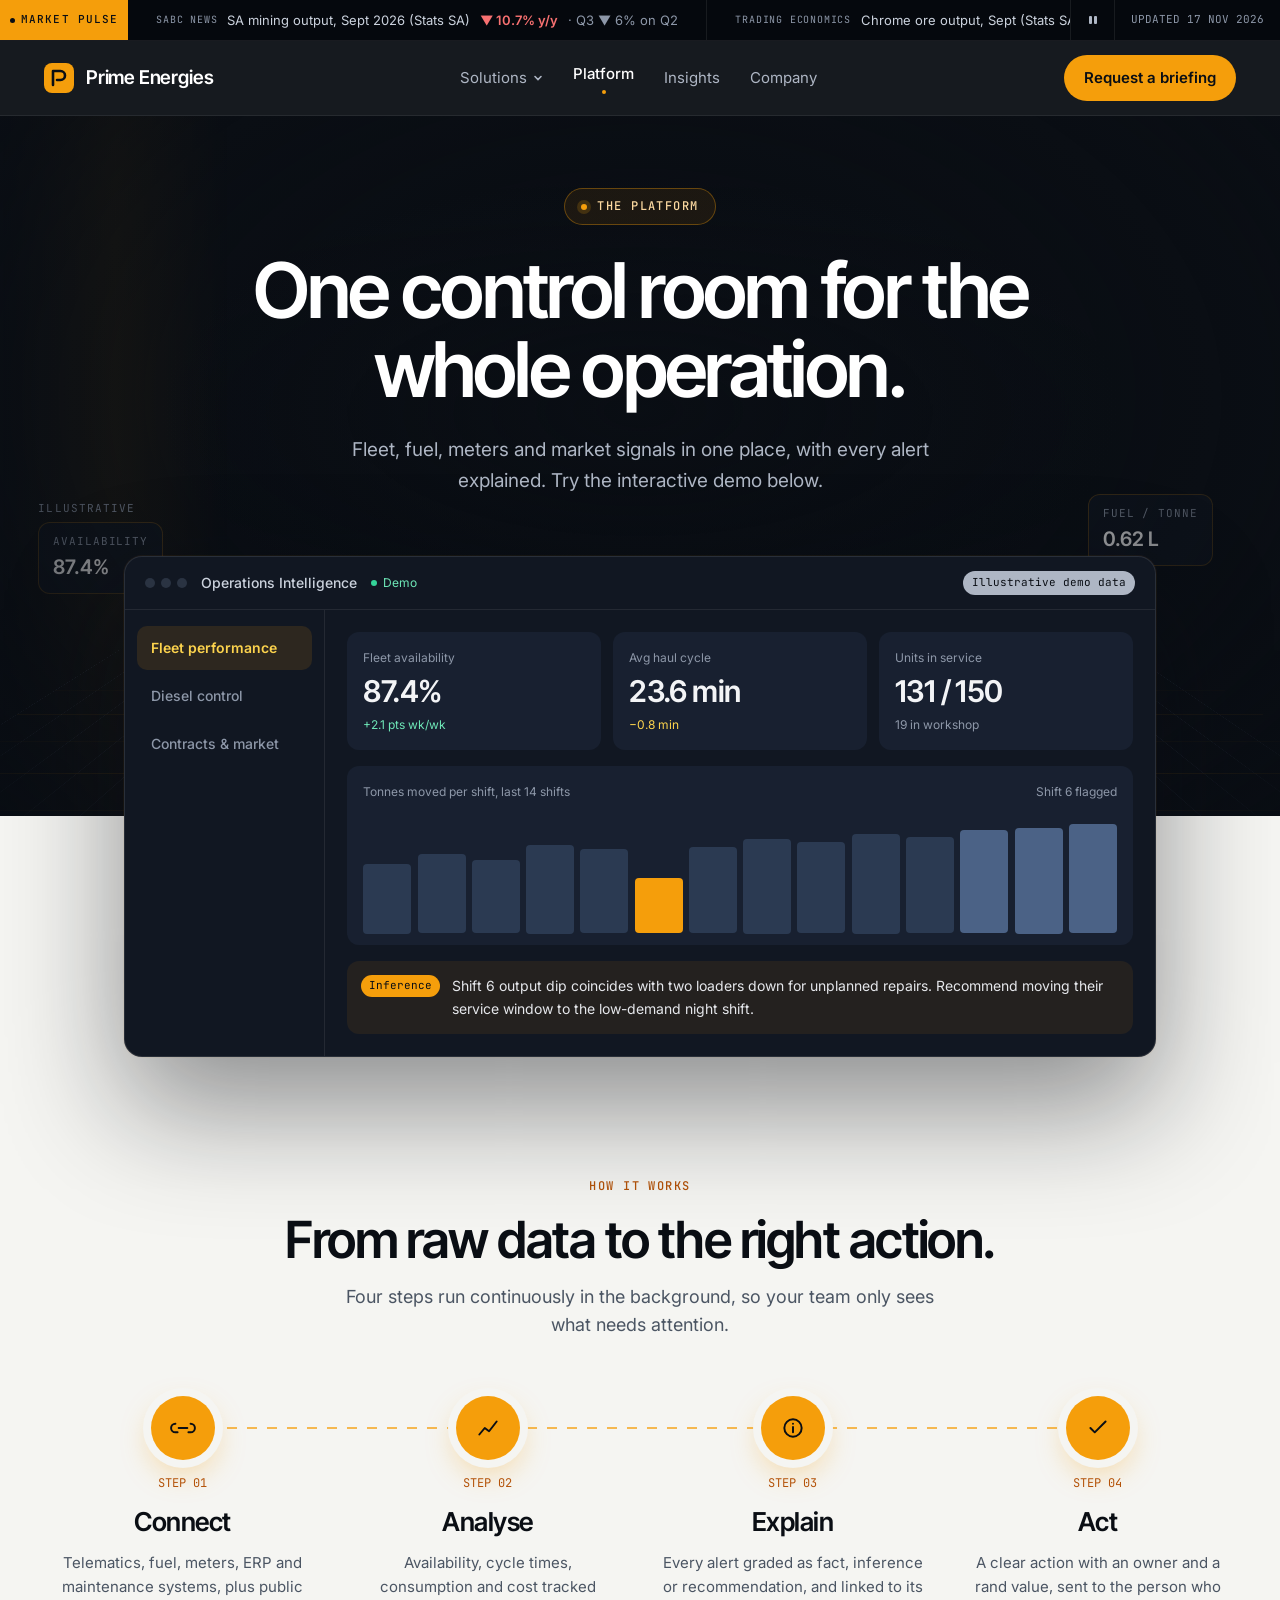
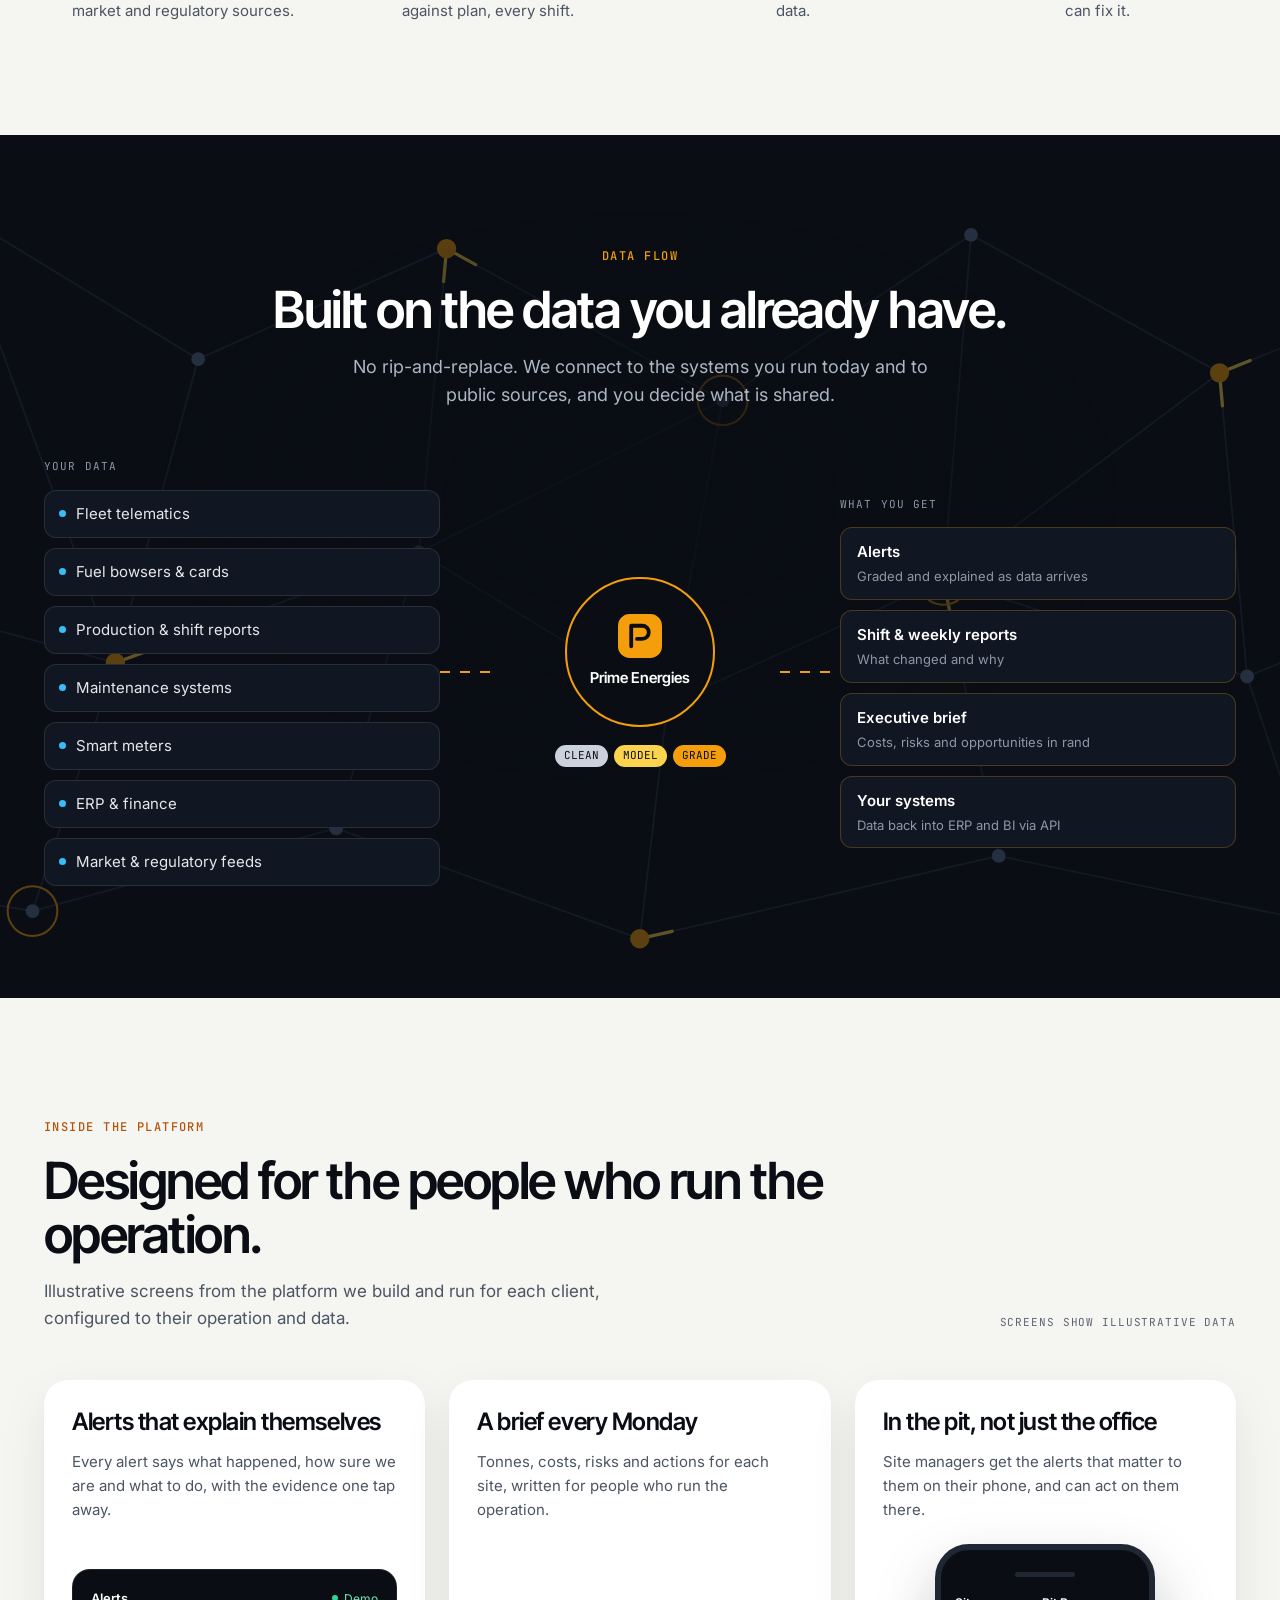
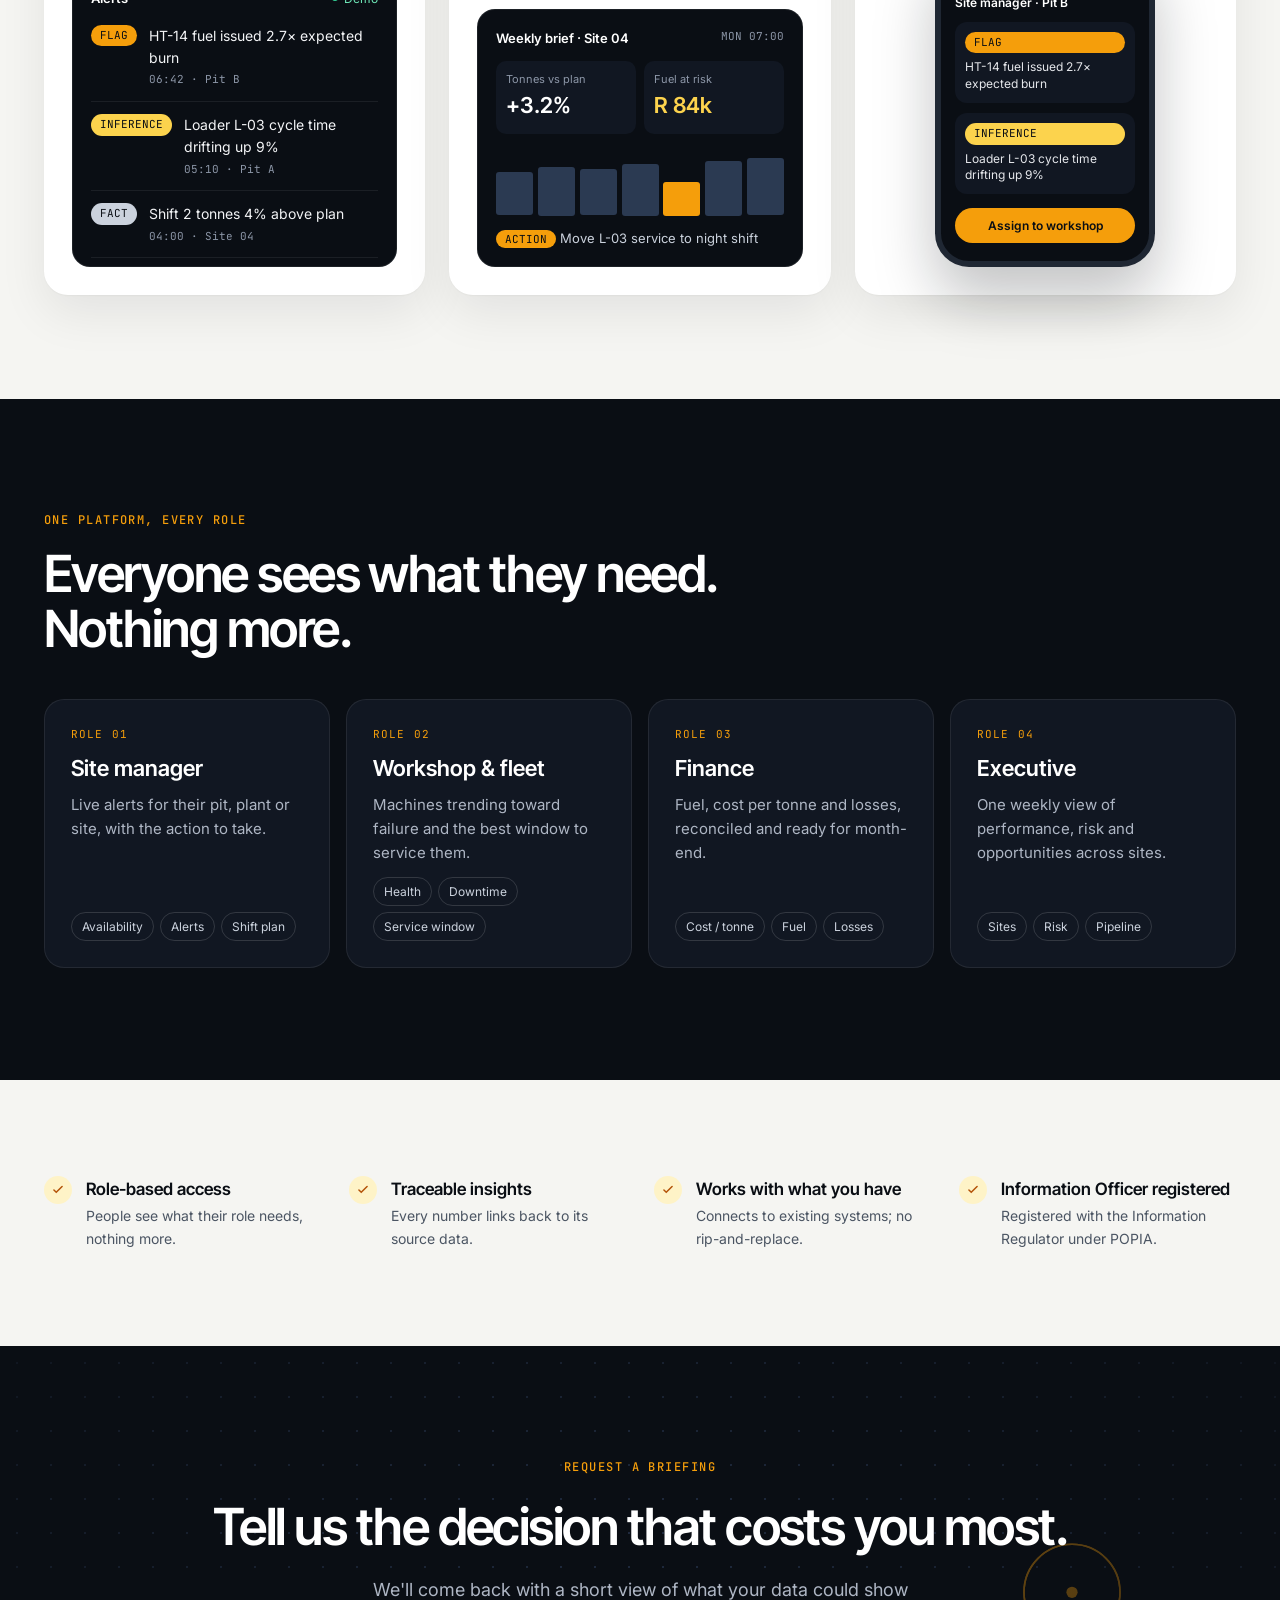
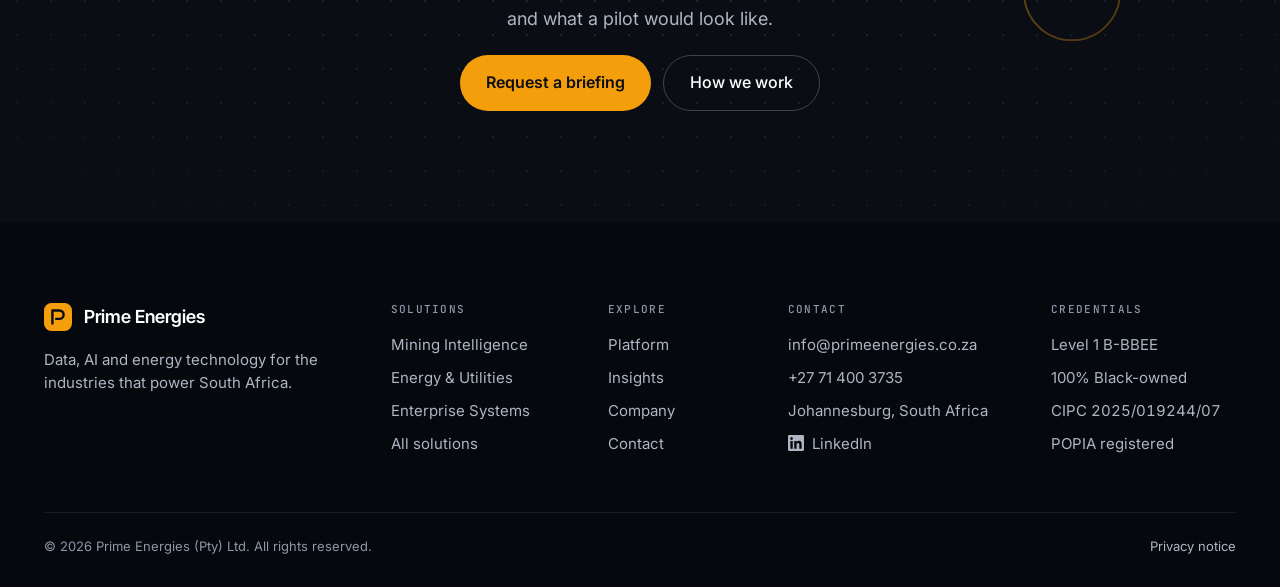
<file: platform.html>
<!doctype html>
<html lang="en">
<head>
<meta charset="utf-8">
<meta name="viewport" content="width=device-width, initial-scale=1">
<meta name="format-detection" content="telephone=no, date=no, address=no, email=no">
<title>Platform | Prime Energies</title>
<meta name="description" content="One control room for fleet, fuel, meters and market signals, with every alert explained.">
<meta property="og:title" content="Platform | Prime Energies">
<meta property="og:description" content="One control room for fleet, fuel, meters and market signals, with every alert explained.">
<meta property="og:type" content="website">
<meta name="theme-color" content="#0A0E14">
<link rel="canonical" href="https://primeenergies.co.za/platform.html">
<meta property="og:url" content="https://primeenergies.co.za/platform.html">
<meta property="og:site_name" content="Prime Energies">
<meta property="og:image" content="https://primeenergies.co.za/assets/og-image.png">
<meta property="og:image:width" content="1200">
<meta property="og:image:height" content="630">
<meta name="twitter:card" content="summary_large_image">
<link rel="icon" href="favicon.ico" sizes="48x48">
<link rel="icon" href="assets/favicon-96.png" type="image/png" sizes="96x96">
<link rel="icon" href="assets/favicon-192.png" type="image/png" sizes="192x192">
<link rel="icon" href="assets/icon.svg" type="image/svg+xml">
<link rel="apple-touch-icon" href="assets/apple-touch-icon.png">

<noscript><style>.pe-menu-btn{display:none!important}.pe-hide-sm{display:flex!important;flex-wrap:wrap}</style></noscript>
<link rel="preconnect" href="https://fonts.googleapis.com">
<link rel="preconnect" href="https://fonts.gstatic.com" crossorigin="anonymous">
<link href="https://fonts.googleapis.com/css2?family=Inter+Tight:wght@500;600;700&amp;family=Inter:wght@400;500;600&amp;family=JetBrains+Mono:wght@400;500&amp;display=swap" rel="stylesheet">
<link rel="stylesheet" href="assets/site.css?v=202611172248">
</head>
<body>
<div style="min-height: 100vh; background-color: #F5F5F2; color: #0A0E14; font-family: Inter, system-ui, sans-serif; font-size: 16px; line-height: 1.6; overflow-x: clip">
<a class="pe-skip" href="#main">Skip to content</a><div class="pe-top" style="position: sticky; top: 0; z-index: 50"><div class="pe-ticker" role="region" aria-label="Mining market pulse" style="position: relative; z-index: 6; display: flex; align-items: stretch; background-color: #05080D; border-bottom: 1px solid rgba(255,255,255,.08); overflow: hidden">
<a href="insights.html" class="pe-pulse-tag" aria-label="Market Pulse: all news" style="flex-shrink: 0; display: flex; align-items: center; gap: 6px; padding: 0 10px; background-color: #F59E0B; color: #0A0E14; font-family: 'JetBrains Mono', monospace; font-size: 11px; font-weight: 500; letter-spacing: .1em; z-index: 2">
<span class="pe-live" style="width: 5px; height: 5px; border-radius: 50%; background-color: #0A0E14; display: inline-block"></span><span class="pe-hide-sm">MARKET PULSE</span><span class="pe-show-sm">PULSE</span></a>
<div style="flex: 1 1 auto; min-width: 0; overflow: hidden"><div class="pe-belt"><div style="display: flex; align-items: center; white-space: nowrap"><a href="https://www.sabcnews.com/sabcnews/sa-mining-production-plunges-by-10-7-year-on-year-in-september/" target="_blank" rel="noopener" class="pe-tick" style="display: inline-flex; align-items: center; gap: 10px; padding: 0 28px; border-right: 1px solid rgba(255,255,255,.08); font-size: 13px; min-height: 40px"><span style="font-family: 'JetBrains Mono', monospace; font-size: 10px; letter-spacing: .08em; color: #8D97A8">SABC NEWS</span><span>SA mining output, Sept 2026 (Stats SA)</span><span style="font-weight: 600; color: #F87171">▼ 10.7% y/y</span> <span style="color: #8D97A8">· Q3 ▼ 6% on Q2</span></a><a href="https://tradingeconomics.com/south-africa/mining-production" target="_blank" rel="noopener" class="pe-tick" style="display: inline-flex; align-items: center; gap: 10px; padding: 0 28px; border-right: 1px solid rgba(255,255,255,.08); font-size: 13px; min-height: 40px"><span style="font-family: 'JetBrains Mono', monospace; font-size: 10px; letter-spacing: .08em; color: #8D97A8">TRADING ECONOMICS</span><span>Chrome ore output, Sept (Stats SA)</span><span style="font-weight: 600; color: #34D399">▲ 13.1% y/y</span> <span style="color: #8D97A8">· Manganese ▲ 12.8%</span></a><a href="https://news.metal.com/newscontent/YYYMZWUZQALMFIA4WNA7RKLA23WEX3Q63YMIAIQ-south-africa-september-mining-output-falls-107-yoy-iron-ore-down-237" target="_blank" rel="noopener" class="pe-tick" style="display: inline-flex; align-items: center; gap: 10px; padding: 0 28px; border-right: 1px solid rgba(255,255,255,.08); font-size: 13px; min-height: 40px"><span style="font-family: 'JetBrains Mono', monospace; font-size: 10px; letter-spacing: .08em; color: #8D97A8">SMM</span><span>Iron ore output, Sept (Stats SA)</span><span style="font-weight: 600; color: #F87171">▼ 23.7% y/y</span> <span style="color: #8D97A8">· Diamonds ▼ 63.1%</span></a><a href="https://dfa.co.za/news/2026-11-16-iron-ore-and-diamond-output-slump-as-annual-mining-costs-rise/" target="_blank" rel="noopener" class="pe-tick" style="display: inline-flex; align-items: center; gap: 10px; padding: 0 28px; border-right: 1px solid rgba(255,255,255,.08); font-size: 13px; min-height: 40px"><span style="font-family: 'JetBrains Mono', monospace; font-size: 10px; letter-spacing: .08em; color: #8D97A8">DFA</span><span>Mining input cost inflation (Minerals Council)</span><span style="font-weight: 600; color: #FCD34D">▲ 4.9% y/y</span></a><a href="https://news.metal.com/newscontent/104191931-smm-chromium-daily-review-low-trading-activity-market-under-pressure" target="_blank" rel="noopener" class="pe-tick" style="display: inline-flex; align-items: center; gap: 10px; padding: 0 28px; border-right: 1px solid rgba(255,255,255,.08); font-size: 13px; min-height: 40px"><span style="font-family: 'JetBrains Mono', monospace; font-size: 10px; letter-spacing: .08em; color: #8D97A8">SMM</span><span>SA 40–42% chrome fines, CIF China</span><span style="font-weight: 600; color: #93C5FD">$255/t</span> <span style="color: #8D97A8">· Flat · 2 Nov</span></a><a href="https://www.miningweekly.com/article/merafe-ferrochrome-hits-61-000-t-year-to-date-mark-as-smelter-ramp-up-proceeds-2026-11-03" target="_blank" rel="noopener" class="pe-tick" style="display: inline-flex; align-items: center; gap: 10px; padding: 0 28px; border-right: 1px solid rgba(255,255,255,.08); font-size: 13px; min-height: 40px"><span style="font-family: 'JetBrains Mono', monospace; font-size: 10px; letter-spacing: .08em; color: #8D97A8">MINING WEEKLY</span><span>Merafe ferrochrome, 9 months</span><span style="font-weight: 600; color: #F87171">61,000 t</span> <span style="color: #8D97A8">· ▼ 46% y/y · smelters restarting</span></a><a href="https://www.sanews.gov.za/node/85531" target="_blank" rel="noopener" class="pe-tick" style="display: inline-flex; align-items: center; gap: 10px; padding: 0 28px; border-right: 1px solid rgba(255,255,255,.08); font-size: 13px; min-height: 40px"><span style="font-family: 'JetBrains Mono', monospace; font-size: 10px; letter-spacing: .08em; color: #8D97A8">SANEWS</span><span>Eskom days without load shedding</span><span style="font-weight: 600; color: #34D399">540+</span> <span style="color: #8D97A8">· 9 Nov</span></a><a href="https://www.miningmx.com/news/2026-11-11-why-south-africa-s-platinum-miners-are-piling-into-chrome/" target="_blank" rel="noopener" class="pe-tick" style="display: inline-flex; align-items: center; gap: 10px; padding: 0 28px; border-right: 1px solid rgba(255,255,255,.08); font-size: 13px; min-height: 40px"><span style="font-family: 'JetBrains Mono', monospace; font-size: 10px; letter-spacing: .08em; color: #8D97A8">MININGMX</span><span>PGM miners piling into chrome</span><span style="font-weight: 600; color: #93C5FD">11 Nov</span></a></div><div aria-hidden="true" style="display: flex; align-items: center; white-space: nowrap"><a href="https://www.sabcnews.com/sabcnews/sa-mining-production-plunges-by-10-7-year-on-year-in-september/" tabindex="-1" target="_blank" rel="noopener" class="pe-tick" style="display: inline-flex; align-items: center; gap: 10px; padding: 0 28px; border-right: 1px solid rgba(255,255,255,.08); font-size: 13px; min-height: 40px"><span style="font-family: 'JetBrains Mono', monospace; font-size: 10px; letter-spacing: .08em; color: #8D97A8">SABC NEWS</span><span>SA mining output, Sept 2026 (Stats SA)</span><span style="font-weight: 600; color: #F87171">▼ 10.7% y/y</span> <span style="color: #8D97A8">· Q3 ▼ 6% on Q2</span></a><a href="https://tradingeconomics.com/south-africa/mining-production" tabindex="-1" target="_blank" rel="noopener" class="pe-tick" style="display: inline-flex; align-items: center; gap: 10px; padding: 0 28px; border-right: 1px solid rgba(255,255,255,.08); font-size: 13px; min-height: 40px"><span style="font-family: 'JetBrains Mono', monospace; font-size: 10px; letter-spacing: .08em; color: #8D97A8">TRADING ECONOMICS</span><span>Chrome ore output, Sept (Stats SA)</span><span style="font-weight: 600; color: #34D399">▲ 13.1% y/y</span> <span style="color: #8D97A8">· Manganese ▲ 12.8%</span></a><a href="https://news.metal.com/newscontent/YYYMZWUZQALMFIA4WNA7RKLA23WEX3Q63YMIAIQ-south-africa-september-mining-output-falls-107-yoy-iron-ore-down-237" tabindex="-1" target="_blank" rel="noopener" class="pe-tick" style="display: inline-flex; align-items: center; gap: 10px; padding: 0 28px; border-right: 1px solid rgba(255,255,255,.08); font-size: 13px; min-height: 40px"><span style="font-family: 'JetBrains Mono', monospace; font-size: 10px; letter-spacing: .08em; color: #8D97A8">SMM</span><span>Iron ore output, Sept (Stats SA)</span><span style="font-weight: 600; color: #F87171">▼ 23.7% y/y</span> <span style="color: #8D97A8">· Diamonds ▼ 63.1%</span></a><a href="https://dfa.co.za/news/2026-11-16-iron-ore-and-diamond-output-slump-as-annual-mining-costs-rise/" tabindex="-1" target="_blank" rel="noopener" class="pe-tick" style="display: inline-flex; align-items: center; gap: 10px; padding: 0 28px; border-right: 1px solid rgba(255,255,255,.08); font-size: 13px; min-height: 40px"><span style="font-family: 'JetBrains Mono', monospace; font-size: 10px; letter-spacing: .08em; color: #8D97A8">DFA</span><span>Mining input cost inflation (Minerals Council)</span><span style="font-weight: 600; color: #FCD34D">▲ 4.9% y/y</span></a><a href="https://news.metal.com/newscontent/104191931-smm-chromium-daily-review-low-trading-activity-market-under-pressure" tabindex="-1" target="_blank" rel="noopener" class="pe-tick" style="display: inline-flex; align-items: center; gap: 10px; padding: 0 28px; border-right: 1px solid rgba(255,255,255,.08); font-size: 13px; min-height: 40px"><span style="font-family: 'JetBrains Mono', monospace; font-size: 10px; letter-spacing: .08em; color: #8D97A8">SMM</span><span>SA 40–42% chrome fines, CIF China</span><span style="font-weight: 600; color: #93C5FD">$255/t</span> <span style="color: #8D97A8">· Flat · 2 Nov</span></a><a href="https://www.miningweekly.com/article/merafe-ferrochrome-hits-61-000-t-year-to-date-mark-as-smelter-ramp-up-proceeds-2026-11-03" tabindex="-1" target="_blank" rel="noopener" class="pe-tick" style="display: inline-flex; align-items: center; gap: 10px; padding: 0 28px; border-right: 1px solid rgba(255,255,255,.08); font-size: 13px; min-height: 40px"><span style="font-family: 'JetBrains Mono', monospace; font-size: 10px; letter-spacing: .08em; color: #8D97A8">MINING WEEKLY</span><span>Merafe ferrochrome, 9 months</span><span style="font-weight: 600; color: #F87171">61,000 t</span> <span style="color: #8D97A8">· ▼ 46% y/y · smelters restarting</span></a><a href="https://www.sanews.gov.za/node/85531" tabindex="-1" target="_blank" rel="noopener" class="pe-tick" style="display: inline-flex; align-items: center; gap: 10px; padding: 0 28px; border-right: 1px solid rgba(255,255,255,.08); font-size: 13px; min-height: 40px"><span style="font-family: 'JetBrains Mono', monospace; font-size: 10px; letter-spacing: .08em; color: #8D97A8">SANEWS</span><span>Eskom days without load shedding</span><span style="font-weight: 600; color: #34D399">540+</span> <span style="color: #8D97A8">· 9 Nov</span></a><a href="https://www.miningmx.com/news/2026-11-11-why-south-africa-s-platinum-miners-are-piling-into-chrome/" tabindex="-1" target="_blank" rel="noopener" class="pe-tick" style="display: inline-flex; align-items: center; gap: 10px; padding: 0 28px; border-right: 1px solid rgba(255,255,255,.08); font-size: 13px; min-height: 40px"><span style="font-family: 'JetBrains Mono', monospace; font-size: 10px; letter-spacing: .08em; color: #8D97A8">MININGMX</span><span>PGM miners piling into chrome</span><span style="font-weight: 600; color: #93C5FD">11 Nov</span></a></div></div></div>
<button type="button" class="pe-tick-pause" aria-pressed="false" aria-label="Pause news ticker" style="flex-shrink: 0; width: 44px; min-height: 34px; display: flex; align-items: center; justify-content: center; background-color: #05080D; border: none; border-left: 1px solid rgba(255,255,255,.08); color: #AEB6C4; cursor: pointer; z-index: 2"><svg width="12" height="12" viewBox="0 0 12 12" aria-hidden="true"><rect x="2" y="2" width="3" height="8" rx="1" fill="currentColor"></rect><rect x="7" y="2" width="3" height="8" rx="1" fill="currentColor"></rect></svg></button>
<div class="pe-hide-sm" style="flex-shrink: 0; display: flex; align-items: center; padding: 0 16px; font-family: 'JetBrains Mono', monospace; font-size: 11px; color: #8D97A8; border-left: 1px solid rgba(255,255,255,.08); background-color: #05080D; z-index: 2">UPDATED 17 NOV 2026</div>
</div>
<!--/ticker--><header class="pe-header" style="position: relative; z-index: 50; background-color: rgba(10,14,20,.95); -webkit-backdrop-filter: blur(14px); backdrop-filter: blur(14px); border-bottom: 1px solid rgba(255,255,255,.07)">
<nav aria-label="Main" style="max-width: 1240px; margin: 0 auto; padding: 14px 24px; display: flex; align-items: center; justify-content: space-between; gap: 24px; flex-wrap: wrap">
<a href="index.html" style="display: flex; align-items: center; gap: 12px; color: #FFFFFF">
<svg width="30" height="30" viewBox="0 0 30 30" aria-hidden="true"><rect width="30" height="30" rx="8" fill="#F59E0B"></rect><path d="M9 22V8h7.5a4.5 4.5 0 0 1 0 9H13" fill="none" stroke="#0A0E14" stroke-width="2.6" stroke-linecap="round" stroke-linejoin="round"></path></svg>
<span style="font-family: 'Inter Tight', sans-serif; font-weight: 600; font-size: 19px; letter-spacing: -.01em">Prime Energies</span>
</a>
<div class="pe-hide-sm" style="display: flex; align-items: center; gap: 30px; font-size: 15px"><div class="pe-dd"><a href="solutions.html" class="pe-navlink" style="color: #AEB6C4; display: inline-flex; align-items: center; gap: 6px; min-height: 44px">Solutions<svg width="10" height="10" viewBox="0 0 10 10" aria-hidden="true"><path d="M2 3.5l3 3 3-3" fill="none" stroke="currentColor" stroke-width="1.6" stroke-linecap="round"></path></svg></a><div class="pe-dd-menu"><a href="mining-intelligence.html"><span>Mining Intelligence</span><small>Fleet, diesel and contract intelligence</small></a><a href="energy-utilities.html"><span>Energy &amp; Utilities</span><small>Smart metering and energy analytics</small></a><a href="enterprise-systems.html"><span>Enterprise Systems</span><small>Monitoring, integration and support</small></a><a href="solutions.html" class="pe-dd-all">All solutions</a></div></div><a href="platform.html" aria-current="page" style="color: #FFFFFF; font-weight: 500; display: inline-flex; flex-direction: column; align-items: center; gap: 4px">Platform<span aria-hidden="true" style="width: 4px; height: 4px; border-radius: 50%; background-color: #F59E0B; display: block"></span></a><a href="insights.html" class="pe-navlink" style="color: #AEB6C4">Insights</a><a href="company.html" class="pe-navlink" style="color: #AEB6C4">Company</a></div>
<button type="button" class="pe-menu-btn" aria-expanded="false" aria-controls="pe-mobile-menu"><span class="pe-burger" aria-hidden="true"><i></i><i></i><i></i></span>Menu</button><a href="contact.html" class="pe-btn" style="background-color: #F59E0B; color: #0A0E14; font-weight: 600; font-size: 15px; padding: 11px 20px; border-radius: 999px; min-height: 44px; display: inline-flex; align-items: center">Request a briefing</a>
</nav>
<nav id="pe-mobile-menu" class="pe-mobile-menu" aria-label="Mobile" hidden><a class="pe-mm-link" href="index.html">Home<svg width="16" height="16" viewBox="0 0 16 16" aria-hidden="true"><path d="M6 3l5 5-5 5" fill="none" stroke="currentColor" stroke-width="1.8" stroke-linecap="round" stroke-linejoin="round"></path></svg></a><a class="pe-mm-link" href="solutions.html">Solutions<svg width="16" height="16" viewBox="0 0 16 16" aria-hidden="true"><path d="M6 3l5 5-5 5" fill="none" stroke="currentColor" stroke-width="1.8" stroke-linecap="round" stroke-linejoin="round"></path></svg></a><div class="pe-mm-sub"><a href="mining-intelligence.html">Mining Intelligence</a><a href="energy-utilities.html">Energy &amp; Utilities</a><a href="enterprise-systems.html">Enterprise Systems</a></div><a class="pe-mm-link" href="platform.html" aria-current="page">Platform<svg width="16" height="16" viewBox="0 0 16 16" aria-hidden="true"><path d="M6 3l5 5-5 5" fill="none" stroke="currentColor" stroke-width="1.8" stroke-linecap="round" stroke-linejoin="round"></path></svg></a><a class="pe-mm-link" href="insights.html">Insights<svg width="16" height="16" viewBox="0 0 16 16" aria-hidden="true"><path d="M6 3l5 5-5 5" fill="none" stroke="currentColor" stroke-width="1.8" stroke-linecap="round" stroke-linejoin="round"></path></svg></a><a class="pe-mm-link" href="company.html">Company<svg width="16" height="16" viewBox="0 0 16 16" aria-hidden="true"><path d="M6 3l5 5-5 5" fill="none" stroke="currentColor" stroke-width="1.8" stroke-linecap="round" stroke-linejoin="round"></path></svg></a><a class="pe-mm-link" href="contact.html">Contact<svg width="16" height="16" viewBox="0 0 16 16" aria-hidden="true"><path d="M6 3l5 5-5 5" fill="none" stroke="currentColor" stroke-width="1.8" stroke-linecap="round" stroke-linejoin="round"></path></svg></a><a class="pe-mm-cta" href="contact.html">Request a briefing</a><div class="pe-mm-foot"><a href="mailto:info@primeenergies.co.za">info@primeenergies.co.za</a><a href="tel:+27714003735">+27 71 400 3735</a></div></nav>
</header>
</div><main id="main" tabindex="-1" style="outline: none"><section style="position: relative; background-color: #0A0E14; color: #F3F4F6; overflow: hidden">
<div aria-hidden="true" style="position: absolute; inset: 0; overflow: hidden; pointer-events: none">
<div style="position: absolute; left: -20%; right: -20%; bottom: -10%; height: 70%; perspective: 600px; -webkit-mask-image: linear-gradient(to top, #000 30%, transparent 92%); mask-image: linear-gradient(to top, #000 30%, transparent 92%)">
<div class="pe-floor" style="width: 100%; height: 100%; transform: rotateX(62deg); transform-origin: 50% 100%; background-image: linear-gradient(rgba(245,158,11,.35) 1px, transparent 1px), linear-gradient(90deg, rgba(91,110,143,.45) 1px, transparent 1px); background-size: 64px 64px"></div>
</div>
<div class="pe-beam" style="position: absolute; top: 0; bottom: 0; width: 18%; background: linear-gradient(90deg, rgba(245,158,11,0), rgba(245,158,11,.07), rgba(245,158,11,0))"></div>
<div class="pe-chips-note" style="position: absolute; left: 3%; top: calc(58% - 22px); font-family: 'JetBrains Mono', monospace; font-size: 11px; letter-spacing: .1em; color: #8D97A8">ILLUSTRATIVE</div><div class="pe-chip pe-chip-wide" style="position: absolute; left: 3%; top: 58%; background-color: rgba(17,23,34,.85); border: 1px solid rgba(245,158,11,.25); border-radius: 12px; padding: 10px 14px; animation-delay: -0s"><div style="font-family: 'JetBrains Mono', monospace; font-size: 11px; letter-spacing: .08em; color: #8D97A8">AVAILABILITY</div><div style="font-family: 'Inter Tight', sans-serif; font-size: 20px; font-weight: 600; color: #FFFFFF; white-space: nowrap">87.4%</div></div><div class="pe-chip pe-chip-wide" style="position: absolute; left: 85%; top: 54%; background-color: rgba(17,23,34,.85); border: 1px solid rgba(245,158,11,.25); border-radius: 12px; padding: 10px 14px; animation-delay: -1s"><div style="font-family: 'JetBrains Mono', monospace; font-size: 11px; letter-spacing: .08em; color: #8D97A8">FUEL / TONNE</div><div style="font-family: 'Inter Tight', sans-serif; font-size: 20px; font-weight: 600; color: #FFFFFF; white-space: nowrap">0.62 L</div></div></div><div aria-hidden="true" style="position: absolute; inset: 0; pointer-events: none; background: radial-gradient(ellipse at 50% 40%, rgba(10,14,20,0) 0%, rgba(10,14,20,.55) 70%, rgba(10,14,20,.95) 100%); z-index: 1"></div><div aria-hidden="true" style="position: absolute; inset: 0; pointer-events: none; z-index: 1; background: radial-gradient(ellipse 52% 46% at 50% 42%, rgba(10,14,20,.86), rgba(10,14,20,0) 72%)"></div>
<div class="pe-in" style="position: relative; z-index: 2; max-width: 1240px; margin: 0 auto; padding: 72px 24px 320px; display: flex; flex-direction: column; align-items: center; text-align: center; gap: 26px">
<span class="pe-pill"><span class="pe-live pe-pill-dot"></span>The platform</span>
<h1 style="margin: 0; max-width: 980px; font-family: 'Inter Tight', sans-serif; font-weight: 600; font-size: clamp(42px, 6vw, 84px); line-height: 1.03; letter-spacing: -.035em; color: #FFFFFF">One control room for the whole operation.</h1>
<p style="margin: 0; max-width: 660px; font-size: 19px; color: #AEB6C4">Fleet, fuel, meters and market signals in one place, with every alert explained. Try the interactive demo below.</p>

</div>
</section>
<!-- ================= FLOATING PLATFORM CONSOLE ================= -->
<section id="platform" data-console aria-label="Platform preview" style="position: relative; z-index: 3; max-width: 1080px; margin: -260px auto 0; padding: 0 24px">
<div class="pe-float" style="background-color: #111722; color: #F3F4F6; border: 1px solid rgba(255,255,255,.1); border-radius: 18px; overflow: hidden; box-shadow: 0 50px 120px rgba(10,14,20,.45), 0 0 0 1px rgba(245,158,11,.06)">
<div style="display: flex; align-items: center; justify-content: space-between; gap: 12px; padding: 14px 20px; border-bottom: 1px solid rgba(255,255,255,.08); flex-wrap: wrap">
<div style="display: flex; align-items: center; gap: 14px">
<div aria-hidden="true" style="display: flex; gap: 6px"><span style="width: 10px; height: 10px; border-radius: 50%; background-color: #2A3342; display: block"></span><span style="width: 10px; height: 10px; border-radius: 50%; background-color: #2A3342; display: block"></span><span style="width: 10px; height: 10px; border-radius: 50%; background-color: #2A3342; display: block"></span></div>
<span style="font-size: 14px; font-weight: 500; color: #CBD2DD">Operations Intelligence</span>
<span style="display: inline-flex; align-items: center; gap: 6px; font-size: 12px; color: #6EE7B7"><span class="pe-live" style="width: 6px; height: 6px; border-radius: 50%; background-color: #34D399; display: inline-block"></span>Demo</span>
</div>
<span style="font-family: 'JetBrains Mono', monospace; font-size: 11px; color: #0A0E14; background-color: #AEB6C4; padding: 3px 9px; border-radius: 999px">Illustrative demo data</span>
</div>

<div style="display: flex; flex-wrap: wrap">
<!-- side tabs -->
<div role="group" aria-label="Console view" style="flex: 1 1 200px; max-width: 240px; min-width: 0; padding: 16px 12px; border-right: 1px solid rgba(255,255,255,.08); display: flex; flex-direction: column; gap: 4px">
<button type="button" class="pe-tabbtn" data-tab="fleet" aria-controls="pe-panel-fleet" aria-pressed="true">Fleet performance</button><button type="button" class="pe-tabbtn" data-tab="diesel" aria-controls="pe-panel-diesel" aria-pressed="false">Diesel control</button><button type="button" class="pe-tabbtn" data-tab="market" aria-controls="pe-panel-market" aria-pressed="false">Contracts &amp; market</button>
</div>

<div style="flex: 999 1 520px; min-width: 0; padding: 22px; min-height: 380px">
<div data-panel="fleet" id="pe-panel-fleet" aria-live="polite">
<div style="display: flex; flex-direction: column; gap: 16px">
<div style="display: grid; grid-template-columns: repeat(3, minmax(0, 1fr)); gap: 12px">
<div style="background-color: #182030; border-radius: 12px; padding: 16px"><div style="font-size: 12px; color: #8D97A8">Fleet availability</div><div style="font-family: 'Inter Tight', sans-serif; font-size: 30px; font-weight: 600; letter-spacing: -.02em">87.4%</div><div style="font-size: 12px; color: #6EE7B7">+2.1 pts wk/wk</div></div>
<div style="background-color: #182030; border-radius: 12px; padding: 16px"><div style="font-size: 12px; color: #8D97A8">Avg haul cycle</div><div style="font-family: 'Inter Tight', sans-serif; font-size: 30px; font-weight: 600; letter-spacing: -.02em">23.6 min</div><div style="font-size: 12px; color: #FCD34D">−0.8 min</div></div>
<div style="background-color: #182030; border-radius: 12px; padding: 16px"><div style="font-size: 12px; color: #8D97A8">Units in service</div><div style="font-family: 'Inter Tight', sans-serif; font-size: 30px; font-weight: 600; letter-spacing: -.02em">131 / 150</div><div style="font-size: 12px; color: #8D97A8">19 in workshop</div></div>
</div>
<div style="background-color: #182030; border-radius: 12px; padding: 16px 16px 12px">
<div style="display: flex; justify-content: space-between; font-size: 12px; color: #8D97A8"><span>Tonnes moved per shift, last 14 shifts</span><span>Shift 6 flagged</span></div>
<div aria-hidden="true" style="display: flex; align-items: flex-end; gap: 6px; height: 120px; margin-top: 12px">
<div class="pe-bar" style="flex: 1; height: 58%; background-color: #2B3A52; border-radius: 4px; animation-delay: .05s"></div>
<div class="pe-bar" style="flex: 1; height: 66%; background-color: #2B3A52; border-radius: 4px; animation-delay: .1s"></div>
<div class="pe-bar" style="flex: 1; height: 61%; background-color: #2B3A52; border-radius: 4px; animation-delay: .15s"></div>
<div class="pe-bar" style="flex: 1; height: 74%; background-color: #2B3A52; border-radius: 4px; animation-delay: .2s"></div>
<div class="pe-bar" style="flex: 1; height: 70%; background-color: #2B3A52; border-radius: 4px; animation-delay: .25s"></div>
<div class="pe-bar" style="flex: 1; height: 46%; background-color: #F59E0B; border-radius: 4px; animation-delay: .3s"></div>
<div class="pe-bar" style="flex: 1; height: 72%; background-color: #2B3A52; border-radius: 4px; animation-delay: .35s"></div>
<div class="pe-bar" style="flex: 1; height: 79%; background-color: #2B3A52; border-radius: 4px; animation-delay: .4s"></div>
<div class="pe-bar" style="flex: 1; height: 76%; background-color: #2B3A52; border-radius: 4px; animation-delay: .45s"></div>
<div class="pe-bar" style="flex: 1; height: 83%; background-color: #2B3A52; border-radius: 4px; animation-delay: .5s"></div>
<div class="pe-bar" style="flex: 1; height: 80%; background-color: #2B3A52; border-radius: 4px; animation-delay: .55s"></div>
<div class="pe-bar" style="flex: 1; height: 86%; background-color: #4B6286; border-radius: 4px; animation-delay: .6s"></div>
<div class="pe-bar" style="flex: 1; height: 88%; background-color: #4B6286; border-radius: 4px; animation-delay: .65s"></div>
<div class="pe-bar" style="flex: 1; height: 91%; background-color: #4B6286; border-radius: 4px; animation-delay: .7s"></div>
</div>
</div>
<div style="display: flex; gap: 12px; align-items: flex-start; font-size: 14px; color: #E5E7EB; background-color: rgba(245,158,11,.08); border-radius: 12px; padding: 14px">
<span style="font-family: 'JetBrains Mono', monospace; font-size: 11px; color: #0A0E14; background-color: #F59E0B; padding: 2px 8px; border-radius: 999px; white-space: nowrap">Inference</span>
<span>Shift 6 output dip coincides with two loaders down for unplanned repairs. Recommend moving their service window to the low-demand night shift.</span>
</div>
</div>
</div>

<div data-panel="diesel" id="pe-panel-diesel" aria-live="polite" hidden>
<div style="display: flex; flex-direction: column; gap: 16px">
<div style="display: grid; grid-template-columns: repeat(3, minmax(0, 1fr)); gap: 12px">
<div style="background-color: #182030; border-radius: 12px; padding: 16px"><div style="font-size: 12px; color: #8D97A8">Litres per tonne</div><div style="font-family: 'Inter Tight', sans-serif; font-size: 30px; font-weight: 600; letter-spacing: -.02em">0.62</div><div style="font-size: 12px; color: #6EE7B7">−4% vs plan</div></div>
<div style="background-color: #182030; border-radius: 12px; padding: 16px"><div style="font-size: 12px; color: #8D97A8">Idle burn today</div><div style="font-family: 'Inter Tight', sans-serif; font-size: 30px; font-weight: 600; letter-spacing: -.02em">1,840 L</div><div style="font-size: 12px; color: #FCD34D">Above baseline</div></div>
<div style="background-color: #182030; border-radius: 12px; padding: 16px"><div style="font-size: 12px; color: #8D97A8">Open anomalies</div><div style="font-family: 'Inter Tight', sans-serif; font-size: 30px; font-weight: 600; letter-spacing: -.02em">3</div><div style="font-size: 12px; color: #8D97A8">2 need review</div></div>
</div>
<div style="background-color: #182030; border-radius: 12px; padding: 16px">
<div style="display: flex; justify-content: space-between; font-size: 12px; color: #8D97A8"><span>Fuel issued vs expected burn</span><span>Unit HT-14</span></div>
<svg viewBox="0 0 520 120" role="img" aria-label="Demo chart: fuel issued tracks expected burn until a spike on day 9" style="width: 100%; height: 120px; margin-top: 8px">
<polyline class="pe-spark" points="0,90 40,86 80,88 120,82 160,84 200,80 240,83 280,78 320,30 360,79 400,76 440,78 480,74 520,72" fill="none" stroke="#F59E0B" stroke-width="2.5" stroke-linejoin="round"></polyline>
<polyline points="0,92 40,89 80,90 120,86 160,87 200,84 240,85 280,82 320,81 360,80 400,79 440,78 480,77 520,75" fill="none" stroke="#6B7A93" stroke-width="1.5" stroke-dasharray="4 5"></polyline>
<circle cx="320" cy="30" r="7" fill="none" stroke="#F59E0B" stroke-width="2" class="pe-live"></circle>
</svg>
</div>
<div style="display: flex; gap: 12px; align-items: flex-start; font-size: 14px; color: #E5E7EB; background-color: rgba(245,158,11,.08); border-radius: 12px; padding: 14px">
<span style="font-family: 'JetBrains Mono', monospace; font-size: 11px; color: #0A0E14; background-color: #F59E0B; padding: 2px 8px; border-radius: 999px; white-space: nowrap">Flag</span>
<span>Day 9: 410 L issued to HT-14 against roughly 150 L of expected burn. Check the bowser log and fuel-card record before the next reconciliation.</span>
</div>
</div>
</div>

<div data-panel="market" id="pe-panel-market" aria-live="polite" hidden>
<div style="display: flex; flex-direction: column; gap: 10px">
<div style="font-size: 12px; color: #8D97A8">Signals relevant to your contracts, sourced and graded</div>
<div style="display: flex; gap: 14px; align-items: flex-start; background-color: #182030; border-radius: 12px; padding: 14px 16px"><span style="font-family: 'JetBrains Mono', monospace; font-size: 11px; color: #0A0E14; background-color: #CBD2DD; padding: 2px 8px; border-radius: 999px; min-width: 92px; text-align: center">Fact</span><div style="display: flex; flex-direction: column"><span style="font-size: 15px">New mining-right notice published in your operating region</span><span style="font-size: 12px; color: #8D97A8">Source: regulator notice · linked</span></div></div>
<div style="display: flex; gap: 14px; align-items: flex-start; background-color: #182030; border-radius: 12px; padding: 14px 16px"><span style="font-family: 'JetBrains Mono', monospace; font-size: 11px; color: #0A0E14; background-color: #CBD2DD; padding: 2px 8px; border-radius: 999px; min-width: 92px; text-align: center">Fact</span><div style="display: flex; flex-direction: column"><span style="font-size: 15px">Client results: production guidance revised for next half-year</span><span style="font-size: 12px; color: #8D97A8">Source: company announcement · linked</span></div></div>
<div style="display: flex; gap: 14px; align-items: flex-start; background-color: #182030; border-radius: 12px; padding: 14px 16px"><span style="font-family: 'JetBrains Mono', monospace; font-size: 11px; color: #0A0E14; background-color: #FCD34D; padding: 2px 8px; border-radius: 999px; min-width: 92px; text-align: center">Inference</span><div style="display: flex; flex-direction: column"><span style="font-size: 15px">Higher guidance implies more opencast volume, likely a contract scope increase</span><span style="font-size: 12px; color: #8D97A8">Based on the two facts above</span></div></div>
<div style="display: flex; gap: 14px; align-items: flex-start; background-color: #182030; border-radius: 12px; padding: 14px 16px"><span style="font-family: 'JetBrains Mono', monospace; font-size: 11px; color: #0A0E14; background-color: #F59E0B; padding: 2px 8px; border-radius: 999px; min-width: 92px; text-align: center">Action</span><div style="display: flex; flex-direction: column"><span style="font-size: 15px">Prepare a capacity proposal before the client issues its next tender</span><span style="font-size: 12px; color: #8D97A8">Owner: business development</span></div></div>
</div>
</div>
</div>
</div>
</div>
</section>

<section style="max-width: 1240px; margin: 0 auto; padding: 120px 24px 112px; display: flex; flex-direction: column; gap: 56px"><div style="display: flex; flex-direction: column; align-items: center; text-align: center; gap: 16px"><span style="font-family: 'JetBrains Mono', monospace; font-size: 12px; font-weight: 500; letter-spacing: .12em; text-transform: uppercase; color: #B45309">How it works</span><h2 style="margin: 0; font-family: 'Inter Tight', sans-serif; font-weight: 600; font-size: clamp(34px, 4vw, 56px); line-height: 1.06; letter-spacing: -.03em">From raw data to the right action.</h2><p style="margin: 0; max-width: 620px; color: #4B5563; font-size: 18px">Four steps run continuously in the background, so your team only sees what needs attention.</p></div><div style="position: relative"><div class="pe-flow pe-flow-h" aria-hidden="true" style="position: absolute; left: 12%; right: 12%; top: 31px; height: 2px; opacity: .7"></div><div class="pe-pipe" style="position: relative; display: grid; grid-template-columns: repeat(4, minmax(0, 1fr)); gap: 28px"><div class="pe-in pe-d1" style="display: flex; flex-direction: column; align-items: center; text-align: center; gap: 14px"><div style="width: 64px; height: 64px; border-radius: 50%; background-color: #F59E0B; display: flex; align-items: center; justify-content: center; box-shadow: 0 0 0 8px #F5F5F2, 0 12px 30px rgba(245,158,11,.35)"><svg width="26" height="26" viewBox="0 0 24 24" aria-hidden="true"><path d="M8 12h8M5 8a4 4 0 0 0 0 8h2M19 8a4 4 0 0 1 0 8h-2" fill="none" stroke="#0A0E14" stroke-width="1.8" stroke-linecap="round"></path></svg></div><span style="font-family: 'JetBrains Mono', monospace; font-size: 12px; color: #B45309">STEP 01</span><h3 style="margin: 0; font-family: 'Inter Tight', sans-serif; font-size: 26px; font-weight: 600; letter-spacing: -.02em">Connect</h3><p style="margin: 0; color: #4B5563; font-size: 15px; max-width: 260px">Telematics, fuel, meters, ERP and maintenance systems, plus public market and regulatory sources.</p></div><div class="pe-in pe-d2" style="display: flex; flex-direction: column; align-items: center; text-align: center; gap: 14px"><div style="width: 64px; height: 64px; border-radius: 50%; background-color: #F59E0B; display: flex; align-items: center; justify-content: center; box-shadow: 0 0 0 8px #F5F5F2, 0 12px 30px rgba(245,158,11,.35)"><svg width="26" height="26" viewBox="0 0 24 24" aria-hidden="true"><path d="M4 18l5-6 4 3 7-9" fill="none" stroke="#0A0E14" stroke-width="1.8" stroke-linecap="round" stroke-linejoin="round"></path></svg></div><span style="font-family: 'JetBrains Mono', monospace; font-size: 12px; color: #B45309">STEP 02</span><h3 style="margin: 0; font-family: 'Inter Tight', sans-serif; font-size: 26px; font-weight: 600; letter-spacing: -.02em">Analyse</h3><p style="margin: 0; color: #4B5563; font-size: 15px; max-width: 260px">Availability, cycle times, consumption and cost tracked against plan, every shift.</p></div><div class="pe-in pe-d3" style="display: flex; flex-direction: column; align-items: center; text-align: center; gap: 14px"><div style="width: 64px; height: 64px; border-radius: 50%; background-color: #F59E0B; display: flex; align-items: center; justify-content: center; box-shadow: 0 0 0 8px #F5F5F2, 0 12px 30px rgba(245,158,11,.35)"><svg width="26" height="26" viewBox="0 0 24 24" aria-hidden="true"><circle cx="12" cy="12" r="8" fill="none" stroke="#0A0E14" stroke-width="1.8"></circle><path d="M12 11v5M12 8v.01" stroke="#0A0E14" stroke-width="1.8" stroke-linecap="round"></path></svg></div><span style="font-family: 'JetBrains Mono', monospace; font-size: 12px; color: #B45309">STEP 03</span><h3 style="margin: 0; font-family: 'Inter Tight', sans-serif; font-size: 26px; font-weight: 600; letter-spacing: -.02em">Explain</h3><p style="margin: 0; color: #4B5563; font-size: 15px; max-width: 260px">Every alert graded as fact, inference or recommendation, and linked to its data.</p></div><div class="pe-in pe-d4" style="display: flex; flex-direction: column; align-items: center; text-align: center; gap: 14px"><div style="width: 64px; height: 64px; border-radius: 50%; background-color: #F59E0B; display: flex; align-items: center; justify-content: center; box-shadow: 0 0 0 8px #F5F5F2, 0 12px 30px rgba(245,158,11,.35)"><svg width="26" height="26" viewBox="0 0 24 24" aria-hidden="true"><path d="M5 12l4 4 10-10" fill="none" stroke="#0A0E14" stroke-width="1.8" stroke-linecap="round" stroke-linejoin="round"></path></svg></div><span style="font-family: 'JetBrains Mono', monospace; font-size: 12px; color: #B45309">STEP 04</span><h3 style="margin: 0; font-family: 'Inter Tight', sans-serif; font-size: 26px; font-weight: 600; letter-spacing: -.02em">Act</h3><p style="margin: 0; color: #4B5563; font-size: 15px; max-width: 260px">A clear action with an owner and a rand value, sent to the person who can fix it.</p></div></div></div></section><section style="position: relative; background-color: #0A0E14; color: #F3F4F6; overflow: hidden"><div aria-hidden="true" style="position: absolute; inset: 0; overflow: hidden; pointer-events: none"><div class="pe-kb" style="position: absolute; inset: -6%; opacity: .35">
<svg viewBox="0 0 1600 700" preserveAspectRatio="xMidYMid slice" style="width: 100%; height: 100%">
<g stroke="#26324A" stroke-width="1.2"><line x1="120" y1="140" x2="300" y2="90"></line><line x1="300" y1="90" x2="480" y2="200"></line><line x1="480" y1="200" x2="660" y2="120"></line><line x1="660" y1="120" x2="860" y2="230"></line><line x1="860" y1="230" x2="1040" y2="110"></line><line x1="1040" y1="110" x2="1220" y2="210"></line><line x1="1220" y1="210" x2="1420" y2="130"></line><line x1="120" y1="140" x2="200" y2="360"></line><line x1="480" y1="200" x2="420" y2="420"></line><line x1="660" y1="120" x2="640" y2="340"></line><line x1="860" y1="230" x2="820" y2="450"></line><line x1="1040" y1="110" x2="1020" y2="360"></line><line x1="1220" y1="210" x2="1240" y2="430"></line><line x1="1420" y1="130" x2="1460" y2="340"></line><line x1="200" y1="360" x2="420" y2="420"></line><line x1="420" y1="420" x2="640" y2="340"></line><line x1="640" y1="340" x2="820" y2="450"></line><line x1="820" y1="450" x2="1020" y2="360"></line><line x1="1020" y1="360" x2="1240" y2="430"></line><line x1="1240" y1="430" x2="1460" y2="340"></line><line x1="200" y1="360" x2="120" y2="560"></line><line x1="420" y1="420" x2="360" y2="600"></line><line x1="640" y1="340" x2="580" y2="540"></line><line x1="820" y1="450" x2="800" y2="620"></line><line x1="1020" y1="360" x2="1060" y2="560"></line><line x1="1240" y1="430" x2="1300" y2="610"></line><line x1="1460" y1="340" x2="1500" y2="540"></line><line x1="120" y1="560" x2="360" y2="600"></line><line x1="360" y1="600" x2="580" y2="540"></line><line x1="580" y1="540" x2="800" y2="620"></line><line x1="800" y1="620" x2="1060" y2="560"></line><line x1="1060" y1="560" x2="1300" y2="610"></line><line x1="1300" y1="610" x2="1500" y2="540"></line><line x1="300" y1="90" x2="420" y2="420"></line><line x1="860" y1="230" x2="640" y2="340"></line><line x1="1220" y1="210" x2="1020" y2="360"></line></g>
<g stroke="#FCD34D" stroke-width="2.4" stroke-linecap="round"><line x1="120" y1="140" x2="300" y2="90" class="pe-pulse-line" style="animation-delay: -0.0s; animation-duration: 3.0s"></line><line x1="660" y1="120" x2="860" y2="230" class="pe-pulse-line" style="animation-delay: -1.1s; animation-duration: 6.0s"></line><line x1="1220" y1="210" x2="1420" y2="130" class="pe-pulse-line" style="animation-delay: -2.2s; animation-duration: 5.0s"></line><line x1="660" y1="120" x2="640" y2="340" class="pe-pulse-line" style="animation-delay: -3.3s; animation-duration: 4.0s"></line><line x1="1220" y1="210" x2="1240" y2="430" class="pe-pulse-line" style="animation-delay: -4.4s; animation-duration: 3.0s"></line><line x1="420" y1="420" x2="640" y2="340" class="pe-pulse-line" style="animation-delay: -0.5s; animation-duration: 6.0s"></line><line x1="1020" y1="360" x2="1240" y2="430" class="pe-pulse-line" style="animation-delay: -1.7s; animation-duration: 5.0s"></line><line x1="420" y1="420" x2="360" y2="600" class="pe-pulse-line" style="animation-delay: -2.8s; animation-duration: 4.0s"></line><line x1="1020" y1="360" x2="1060" y2="560" class="pe-pulse-line" style="animation-delay: -3.9s; animation-duration: 3.0s"></line><line x1="120" y1="560" x2="360" y2="600" class="pe-pulse-line" style="animation-delay: -5.0s; animation-duration: 6.0s"></line><line x1="800" y1="620" x2="1060" y2="560" class="pe-pulse-line" style="animation-delay: -1.1s; animation-duration: 5.0s"></line><line x1="300" y1="90" x2="420" y2="420" class="pe-pulse-line" style="animation-delay: -2.2s; animation-duration: 4.0s"></line></g>
<circle cx="120" cy="140" r="18" fill="none" stroke="#F59E0B" stroke-width="1.5" class="pe-ping" style="animation-delay: -0.0s"></circle><circle cx="120" cy="140" r="7" fill="#F59E0B" class="pe-live" style="animation-delay: -0.0s"></circle><circle cx="300" cy="90" r="5" fill="#5B6E8F" class="pe-live" style="animation-delay: -0.3s"></circle><circle cx="480" cy="200" r="5" fill="#5B6E8F" class="pe-live" style="animation-delay: -0.6s"></circle><circle cx="660" cy="120" r="7" fill="#F59E0B" class="pe-live" style="animation-delay: -0.9s"></circle><circle cx="860" cy="230" r="18" fill="none" stroke="#F59E0B" stroke-width="1.5" class="pe-ping" style="animation-delay: -1.6s"></circle><circle cx="860" cy="230" r="5" fill="#5B6E8F" class="pe-live" style="animation-delay: -1.2s"></circle><circle cx="1040" cy="110" r="5" fill="#5B6E8F" class="pe-live" style="animation-delay: -1.5s"></circle><circle cx="1220" cy="210" r="7" fill="#F59E0B" class="pe-live" style="animation-delay: -1.8s"></circle><circle cx="1420" cy="130" r="5" fill="#5B6E8F" class="pe-live" style="animation-delay: -2.1s"></circle><circle cx="200" cy="360" r="18" fill="none" stroke="#F59E0B" stroke-width="1.5" class="pe-ping" style="animation-delay: -3.2s"></circle><circle cx="200" cy="360" r="5" fill="#5B6E8F" class="pe-live" style="animation-delay: -2.4s"></circle><circle cx="420" cy="420" r="7" fill="#F59E0B" class="pe-live" style="animation-delay: -2.7s"></circle><circle cx="640" cy="340" r="5" fill="#5B6E8F" class="pe-live" style="animation-delay: -3.0s"></circle><circle cx="820" cy="450" r="5" fill="#5B6E8F" class="pe-live" style="animation-delay: -3.3s"></circle><circle cx="1020" cy="360" r="18" fill="none" stroke="#F59E0B" stroke-width="1.5" class="pe-ping" style="animation-delay: -4.8s"></circle><circle cx="1020" cy="360" r="7" fill="#F59E0B" class="pe-live" style="animation-delay: -3.6s"></circle><circle cx="1240" cy="430" r="5" fill="#5B6E8F" class="pe-live" style="animation-delay: -3.9s"></circle><circle cx="1460" cy="340" r="5" fill="#5B6E8F" class="pe-live" style="animation-delay: -4.2s"></circle><circle cx="120" cy="560" r="7" fill="#F59E0B" class="pe-live" style="animation-delay: -4.5s"></circle><circle cx="360" cy="600" r="18" fill="none" stroke="#F59E0B" stroke-width="1.5" class="pe-ping" style="animation-delay: -6.4s"></circle><circle cx="360" cy="600" r="5" fill="#5B6E8F" class="pe-live" style="animation-delay: -4.8s"></circle><circle cx="580" cy="540" r="5" fill="#5B6E8F" class="pe-live" style="animation-delay: -5.1s"></circle><circle cx="800" cy="620" r="7" fill="#F59E0B" class="pe-live" style="animation-delay: -5.4s"></circle><circle cx="1060" cy="560" r="5" fill="#5B6E8F" class="pe-live" style="animation-delay: -5.7s"></circle><circle cx="1300" cy="610" r="18" fill="none" stroke="#F59E0B" stroke-width="1.5" class="pe-ping" style="animation-delay: -8.0s"></circle><circle cx="1300" cy="610" r="5" fill="#5B6E8F" class="pe-live" style="animation-delay: -6.0s"></circle><circle cx="1500" cy="540" r="7" fill="#F59E0B" class="pe-live" style="animation-delay: -6.3s"></circle>
</svg></div></div><div aria-hidden="true" style="position: absolute; inset: 0; pointer-events: none; z-index: 1; background: radial-gradient(ellipse 52% 46% at 50% 42%, rgba(10,14,20,.86), rgba(10,14,20,0) 72%)"></div><div style="position: relative; z-index: 2; max-width: 1240px; margin: 0 auto; padding: 112px 24px; display: flex; flex-direction: column; gap: 48px"><div style="display: flex; flex-direction: column; align-items: center; text-align: center; gap: 16px"><span style="font-family: 'JetBrains Mono', monospace; font-size: 12px; font-weight: 500; letter-spacing: .12em; text-transform: uppercase; color: #F59E0B">Data flow</span><h2 style="margin: 0; font-family: 'Inter Tight', sans-serif; font-weight: 600; font-size: clamp(34px, 4vw, 56px); line-height: 1.06; letter-spacing: -.03em; color: #FFFFFF">Built on the data you already have.</h2><p style="margin: 0; max-width: 620px; color: #AEB6C4; font-size: 18px">No rip-and-replace. We connect to the systems you run today and to public sources, and you decide what is shared.</p></div><div class="pe-flowwrap" style="display: flex; flex-wrap: wrap; align-items: stretch; justify-content: center; gap: 0"><div style="flex: 1 1 260px; min-width: 0; display: flex; flex-direction: column; gap: 10px"><span style="font-family: 'JetBrains Mono', monospace; font-size: 11px; letter-spacing: .1em; color: #8D97A8; margin-bottom: 4px">YOUR DATA</span><div class="pe-in pe-d1" style="display: flex; align-items: center; gap: 10px; background-color: #111722; border: 1px solid rgba(255,255,255,.1); border-radius: 12px; padding: 11px 14px; font-size: 15px; color: #E5E7EB"><span class="pe-live" style="width: 7px; height: 7px; border-radius: 50%; background-color: #38BDF8; flex-shrink: 0; animation-delay: -0.0s"></span>Fleet telematics</div><div class="pe-in pe-d2" style="display: flex; align-items: center; gap: 10px; background-color: #111722; border: 1px solid rgba(255,255,255,.1); border-radius: 12px; padding: 11px 14px; font-size: 15px; color: #E5E7EB"><span class="pe-live" style="width: 7px; height: 7px; border-radius: 50%; background-color: #38BDF8; flex-shrink: 0; animation-delay: -0.3s"></span>Fuel bowsers &amp; cards</div><div class="pe-in pe-d3" style="display: flex; align-items: center; gap: 10px; background-color: #111722; border: 1px solid rgba(255,255,255,.1); border-radius: 12px; padding: 11px 14px; font-size: 15px; color: #E5E7EB"><span class="pe-live" style="width: 7px; height: 7px; border-radius: 50%; background-color: #38BDF8; flex-shrink: 0; animation-delay: -0.6s"></span>Production &amp; shift reports</div><div class="pe-in pe-d4" style="display: flex; align-items: center; gap: 10px; background-color: #111722; border: 1px solid rgba(255,255,255,.1); border-radius: 12px; padding: 11px 14px; font-size: 15px; color: #E5E7EB"><span class="pe-live" style="width: 7px; height: 7px; border-radius: 50%; background-color: #38BDF8; flex-shrink: 0; animation-delay: -0.9s"></span>Maintenance systems</div><div class="pe-in pe-d1" style="display: flex; align-items: center; gap: 10px; background-color: #111722; border: 1px solid rgba(255,255,255,.1); border-radius: 12px; padding: 11px 14px; font-size: 15px; color: #E5E7EB"><span class="pe-live" style="width: 7px; height: 7px; border-radius: 50%; background-color: #38BDF8; flex-shrink: 0; animation-delay: -1.2s"></span>Smart meters</div><div class="pe-in pe-d2" style="display: flex; align-items: center; gap: 10px; background-color: #111722; border: 1px solid rgba(255,255,255,.1); border-radius: 12px; padding: 11px 14px; font-size: 15px; color: #E5E7EB"><span class="pe-live" style="width: 7px; height: 7px; border-radius: 50%; background-color: #38BDF8; flex-shrink: 0; animation-delay: -1.5s"></span>ERP &amp; finance</div><div class="pe-in pe-d3" style="display: flex; align-items: center; gap: 10px; background-color: #111722; border: 1px solid rgba(255,255,255,.1); border-radius: 12px; padding: 11px 14px; font-size: 15px; color: #E5E7EB"><span class="pe-live" style="width: 7px; height: 7px; border-radius: 50%; background-color: #38BDF8; flex-shrink: 0; animation-delay: -1.8s"></span>Market &amp; regulatory feeds</div></div><div class="pe-flow pe-flow-h" aria-hidden="true" style="flex: 0 1 60px; min-width: 30px; height: 2px; align-self: center"></div><div class="pe-flowy pe-flow-v" aria-hidden="true" style="width: 2px; height: 36px; margin: 0 auto"></div><div style="flex: 0 1 280px; min-width: 0; display: flex; flex-direction: column; align-items: center; justify-content: center; gap: 18px; padding: 24px 0"><div class="pe-hub" style="width: 150px; height: 150px; border-radius: 50%; background-color: #0A0E14; border: 2px solid #F59E0B; display: flex; flex-direction: column; align-items: center; justify-content: center; gap: 8px"><svg width="44" height="44" viewBox="0 0 30 30" aria-hidden="true"><rect width="30" height="30" rx="8" fill="#F59E0B"></rect><path d="M9 22V8h7.5a4.5 4.5 0 0 1 0 9H13" fill="none" stroke="#0A0E14" stroke-width="2.6" stroke-linecap="round" stroke-linejoin="round"></path></svg><span style="font-family: 'Inter Tight', sans-serif; font-size: 15px; font-weight: 600; color: #FFFFFF">Prime Energies</span></div><div style="display: flex; flex-wrap: wrap; justify-content: center; gap: 6px"><span style="font-family: 'JetBrains Mono', monospace; font-size: 11px; color: #0A0E14; background-color: #CBD2DD; padding: 2px 9px; border-radius: 999px; white-space: nowrap">CLEAN</span><span style="font-family: 'JetBrains Mono', monospace; font-size: 11px; color: #0A0E14; background-color: #FCD34D; padding: 2px 9px; border-radius: 999px; white-space: nowrap">MODEL</span><span style="font-family: 'JetBrains Mono', monospace; font-size: 11px; color: #0A0E14; background-color: #F59E0B; padding: 2px 9px; border-radius: 999px; white-space: nowrap">GRADE</span></div></div><div class="pe-flow pe-flow-h" aria-hidden="true" style="flex: 0 1 60px; min-width: 30px; height: 2px; align-self: center"></div><div class="pe-flowy pe-flow-v" aria-hidden="true" style="width: 2px; height: 36px; margin: 0 auto"></div><div style="flex: 1 1 260px; min-width: 0; display: flex; flex-direction: column; gap: 10px; justify-content: center"><span style="font-family: 'JetBrains Mono', monospace; font-size: 11px; letter-spacing: .1em; color: #8D97A8; margin-bottom: 4px">WHAT YOU GET</span><div class="pe-in pe-d1" style="display: flex; flex-direction: column; gap: 2px; background-color: #111722; border: 1px solid rgba(245,158,11,.25); border-radius: 12px; padding: 12px 16px"><span style="font-size: 15px; font-weight: 600; color: #FFFFFF">Alerts</span><span style="font-size: 13px; color: #8D97A8">Graded and explained as data arrives</span></div><div class="pe-in pe-d2" style="display: flex; flex-direction: column; gap: 2px; background-color: #111722; border: 1px solid rgba(245,158,11,.25); border-radius: 12px; padding: 12px 16px"><span style="font-size: 15px; font-weight: 600; color: #FFFFFF">Shift &amp; weekly reports</span><span style="font-size: 13px; color: #8D97A8">What changed and why</span></div><div class="pe-in pe-d3" style="display: flex; flex-direction: column; gap: 2px; background-color: #111722; border: 1px solid rgba(245,158,11,.25); border-radius: 12px; padding: 12px 16px"><span style="font-size: 15px; font-weight: 600; color: #FFFFFF">Executive brief</span><span style="font-size: 13px; color: #8D97A8">Costs, risks and opportunities in rand</span></div><div class="pe-in pe-d4" style="display: flex; flex-direction: column; gap: 2px; background-color: #111722; border: 1px solid rgba(245,158,11,.25); border-radius: 12px; padding: 12px 16px"><span style="font-size: 15px; font-weight: 600; color: #FFFFFF">Your systems</span><span style="font-size: 13px; color: #8D97A8">Data back into ERP and BI via API</span></div></div></div></div></section><section style="max-width: 1240px; margin: 0 auto; padding: 120px 24px 104px; display: flex; flex-direction: column; gap: 48px"><div style="display: flex; flex-wrap: wrap; gap: 24px; justify-content: space-between; align-items: flex-end"><div style="flex: 1 1 520px; min-width: 0; display: flex; flex-direction: column; gap: 16px"><span style="font-family: 'JetBrains Mono', monospace; font-size: 12px; font-weight: 500; letter-spacing: .12em; text-transform: uppercase; color: #B45309">Inside the platform</span><h2 style="margin: 0; font-family: 'Inter Tight', sans-serif; font-weight: 600; font-size: clamp(34px, 4vw, 56px); line-height: 1.06; letter-spacing: -.03em">Designed for the people who run the operation.</h2><p style="margin: 0; color: #4B5563; font-size: 17px; max-width: 620px">Illustrative screens from the platform we build and run for each client, configured to their operation and data.</p></div><span style="font-family: 'JetBrains Mono', monospace; font-size: 11px; letter-spacing: .08em; color: #5B6472">SCREENS SHOW ILLUSTRATIVE DATA</span></div><div style="display: grid; grid-template-columns: repeat(auto-fit, minmax(300px, 1fr)); gap: 24px"><div class="pe-card pe-in pe-d1" style="background-color: #FFFFFF; border-radius: 24px; box-shadow: 0 1px 2px rgba(10,14,20,.04), 0 18px 48px rgba(10,14,20,.08); padding: 28px; display: flex; flex-direction: column; gap: 14px"><h3 style="margin: 0; font-family: 'Inter Tight', sans-serif; font-size: 24px; font-weight: 600; letter-spacing: -.02em">Alerts that explain themselves</h3><p style="margin: 0 0 8px; color: #4B5563; font-size: 15px">Every alert says what happened, how sure we are and what to do, with the evidence one tap away.</p><div style="margin-top: auto"><div style="background-color: #0A0E14; border-radius: 18px; padding: 18px 18px 8px; border: 1px solid rgba(255,255,255,.08)"><div style="display: flex; justify-content: space-between; align-items: center; margin-bottom: 4px"><span style="font-size: 13px; font-weight: 600; color: #FFFFFF">Alerts</span><span style="display: inline-flex; align-items: center; gap: 6px; font-size: 12px; color: #6EE7B7"><span class="pe-live" style="width: 6px; height: 6px; border-radius: 50%; background-color: #34D399; display: inline-block"></span>Demo</span></div><div style="display: flex; gap: 12px; align-items: flex-start; padding: 12px 0; border-bottom: 1px solid rgba(255,255,255,.07)"><span style="font-family: 'JetBrains Mono', monospace; font-size: 11px; color: #0A0E14; background-color: #F59E0B; padding: 2px 9px; border-radius: 999px; white-space: nowrap">FLAG</span><div style="display: flex; flex-direction: column; gap: 2px; min-width: 0"><span style="font-size: 14px; color: #F3F4F6">HT-14 fuel issued 2.7× expected burn</span><span style="font-family: 'JetBrains Mono', monospace; font-size: 11px; color: #8D97A8">06:42 · Pit B</span></div></div><div style="display: flex; gap: 12px; align-items: flex-start; padding: 12px 0; border-bottom: 1px solid rgba(255,255,255,.07)"><span style="font-family: 'JetBrains Mono', monospace; font-size: 11px; color: #0A0E14; background-color: #FCD34D; padding: 2px 9px; border-radius: 999px; white-space: nowrap">INFERENCE</span><div style="display: flex; flex-direction: column; gap: 2px; min-width: 0"><span style="font-size: 14px; color: #F3F4F6">Loader L-03 cycle time drifting up 9%</span><span style="font-family: 'JetBrains Mono', monospace; font-size: 11px; color: #8D97A8">05:10 · Pit A</span></div></div><div style="display: flex; gap: 12px; align-items: flex-start; padding: 12px 0; border-bottom: 1px solid rgba(255,255,255,.07)"><span style="font-family: 'JetBrains Mono', monospace; font-size: 11px; color: #0A0E14; background-color: #CBD2DD; padding: 2px 9px; border-radius: 999px; white-space: nowrap">FACT</span><div style="display: flex; flex-direction: column; gap: 2px; min-width: 0"><span style="font-size: 14px; color: #F3F4F6">Shift 2 tonnes 4% above plan</span><span style="font-family: 'JetBrains Mono', monospace; font-size: 11px; color: #8D97A8">04:00 · Site 04</span></div></div></div></div></div><div class="pe-card pe-in pe-d2" style="background-color: #FFFFFF; border-radius: 24px; box-shadow: 0 1px 2px rgba(10,14,20,.04), 0 18px 48px rgba(10,14,20,.08); padding: 28px; display: flex; flex-direction: column; gap: 14px"><h3 style="margin: 0; font-family: 'Inter Tight', sans-serif; font-size: 24px; font-weight: 600; letter-spacing: -.02em">A brief every Monday</h3><p style="margin: 0 0 8px; color: #4B5563; font-size: 15px">Tonnes, costs, risks and actions for each site, written for people who run the operation.</p><div style="margin-top: auto"><div style="background-color: #0A0E14; border-radius: 18px; padding: 18px; border: 1px solid rgba(255,255,255,.08); display: flex; flex-direction: column; gap: 12px"><div style="display: flex; justify-content: space-between"><span style="font-size: 13px; font-weight: 600; color: #FFFFFF">Weekly brief · Site 04</span><span style="font-family: 'JetBrains Mono', monospace; font-size: 11px; color: #8D97A8">MON 07:00</span></div><div style="display: grid; grid-template-columns: repeat(2, minmax(0, 1fr)); gap: 8px"><div style="background-color: #111722; border-radius: 10px; padding: 10px"><div style="font-size: 11px; color: #8D97A8">Tonnes vs plan</div><div style="font-family: 'Inter Tight', sans-serif; font-size: 22px; font-weight: 600; color: #FFFFFF">+3.2%</div></div><div style="background-color: #111722; border-radius: 10px; padding: 10px"><div style="font-size: 11px; color: #8D97A8">Fuel at risk</div><div style="font-family: 'Inter Tight', sans-serif; font-size: 22px; font-weight: 600; color: #FCD34D">R 84k</div></div></div><div aria-hidden="true" style="display: flex; align-items: flex-end; gap: 5px; height: 70px"><div class="pe-bar" style="flex: 1; height: 62%; background-color: #2B3A52; border-radius: 3px; animation-delay: 0.00s"></div><div class="pe-bar" style="flex: 1; height: 70%; background-color: #2B3A52; border-radius: 3px; animation-delay: 0.06s"></div><div class="pe-bar" style="flex: 1; height: 66%; background-color: #2B3A52; border-radius: 3px; animation-delay: 0.12s"></div><div class="pe-bar" style="flex: 1; height: 74%; background-color: #2B3A52; border-radius: 3px; animation-delay: 0.18s"></div><div class="pe-bar" style="flex: 1; height: 48%; background-color: #F59E0B; border-radius: 3px; animation-delay: 0.24s"></div><div class="pe-bar" style="flex: 1; height: 78%; background-color: #2B3A52; border-radius: 3px; animation-delay: 0.30s"></div><div class="pe-bar" style="flex: 1; height: 82%; background-color: #2B3A52; border-radius: 3px; animation-delay: 0.36s"></div></div><div style="font-size: 13px; color: #CBD2DD"><span style="font-family: 'JetBrains Mono', monospace; font-size: 11px; color: #0A0E14; background-color: #F59E0B; padding: 2px 9px; border-radius: 999px; white-space: nowrap">ACTION</span> Move L-03 service to night shift</div></div></div></div><div class="pe-card pe-in pe-d3" style="background-color: #FFFFFF; border-radius: 24px; box-shadow: 0 1px 2px rgba(10,14,20,.04), 0 18px 48px rgba(10,14,20,.08); padding: 28px; display: flex; flex-direction: column; gap: 14px"><h3 style="margin: 0; font-family: 'Inter Tight', sans-serif; font-size: 24px; font-weight: 600; letter-spacing: -.02em">In the pit, not just the office</h3><p style="margin: 0 0 8px; color: #4B5563; font-size: 15px">Site managers get the alerts that matter to them on their phone, and can act on them there.</p><div style="margin-top: auto"><div style="display: flex; justify-content: center"><div style="width: 220px; border-radius: 34px; background-color: #0A0E14; border: 6px solid #1F2733; padding: 22px 14px 18px; display: flex; flex-direction: column; gap: 10px; box-shadow: 0 30px 60px rgba(10,14,20,.25)"><div aria-hidden="true" style="width: 60px; height: 5px; border-radius: 999px; background-color: #1F2733; margin: 0 auto 6px"></div><span style="font-size: 12px; font-weight: 600; color: #FFFFFF">Site manager · Pit B</span><div style="background-color: #111722; border-radius: 12px; padding: 10px; display: flex; flex-direction: column; gap: 6px"><span style="font-family: 'JetBrains Mono', monospace; font-size: 11px; color: #0A0E14; background-color: #F59E0B; padding: 2px 9px; border-radius: 999px; white-space: nowrap">FLAG</span><span style="font-size: 12px; color: #E5E7EB; line-height: 1.4">HT-14 fuel issued 2.7× expected burn</span></div><div style="background-color: #111722; border-radius: 12px; padding: 10px; display: flex; flex-direction: column; gap: 6px"><span style="font-family: 'JetBrains Mono', monospace; font-size: 11px; color: #0A0E14; background-color: #FCD34D; padding: 2px 9px; border-radius: 999px; white-space: nowrap">INFERENCE</span><span style="font-size: 12px; color: #E5E7EB; line-height: 1.4">Loader L-03 cycle time drifting up 9%</span></div><div style="margin-top: 4px; border-radius: 999px; background-color: #F59E0B; color: #0A0E14; font-size: 12px; font-weight: 600; text-align: center; padding: 8px">Assign to workshop</div></div></div></div></div></div></section><section style="background-color: #0A0E14; color: #F3F4F6"><div style="max-width: 1240px; margin: 0 auto; padding: 112px 24px; display: flex; flex-direction: column; gap: 44px"><div style="display: flex; flex-direction: column; gap: 16px; max-width: 760px"><span style="font-family: 'JetBrains Mono', monospace; font-size: 12px; font-weight: 500; letter-spacing: .12em; text-transform: uppercase; color: #F59E0B">One platform, every role</span><h2 style="margin: 0; font-family: 'Inter Tight', sans-serif; font-weight: 600; font-size: clamp(34px, 4vw, 56px); line-height: 1.06; letter-spacing: -.03em; color: #FFFFFF">Everyone sees what they need. Nothing more.</h2></div><div style="display: grid; grid-template-columns: repeat(auto-fit, minmax(250px, 1fr)); gap: 16px"><div class="pe-in pe-d1" style="background-color: #111722; border: 1px solid rgba(255,255,255,.08); border-radius: 20px; padding: 26px; display: flex; flex-direction: column; gap: 12px"><span style="font-family: 'JetBrains Mono', monospace; font-size: 11px; letter-spacing: .1em; color: #F59E0B">ROLE 01</span><h3 style="margin: 0; font-family: 'Inter Tight', sans-serif; font-size: 22px; font-weight: 600; color: #FFFFFF">Site manager</h3><p style="margin: 0; color: #AEB6C4; font-size: 15px">Live alerts for their pit, plant or site, with the action to take.</p><div style="display: flex; flex-wrap: wrap; gap: 6px; margin-top: auto"><span style="font-size: 12px; color: #CBD2DD; border: 1px solid rgba(255,255,255,.14); border-radius: 999px; padding: 4px 10px">Availability</span><span style="font-size: 12px; color: #CBD2DD; border: 1px solid rgba(255,255,255,.14); border-radius: 999px; padding: 4px 10px">Alerts</span><span style="font-size: 12px; color: #CBD2DD; border: 1px solid rgba(255,255,255,.14); border-radius: 999px; padding: 4px 10px">Shift plan</span></div></div><div class="pe-in pe-d2" style="background-color: #111722; border: 1px solid rgba(255,255,255,.08); border-radius: 20px; padding: 26px; display: flex; flex-direction: column; gap: 12px"><span style="font-family: 'JetBrains Mono', monospace; font-size: 11px; letter-spacing: .1em; color: #F59E0B">ROLE 02</span><h3 style="margin: 0; font-family: 'Inter Tight', sans-serif; font-size: 22px; font-weight: 600; color: #FFFFFF">Workshop &amp; fleet</h3><p style="margin: 0; color: #AEB6C4; font-size: 15px">Machines trending toward failure and the best window to service them.</p><div style="display: flex; flex-wrap: wrap; gap: 6px; margin-top: auto"><span style="font-size: 12px; color: #CBD2DD; border: 1px solid rgba(255,255,255,.14); border-radius: 999px; padding: 4px 10px">Health</span><span style="font-size: 12px; color: #CBD2DD; border: 1px solid rgba(255,255,255,.14); border-radius: 999px; padding: 4px 10px">Downtime</span><span style="font-size: 12px; color: #CBD2DD; border: 1px solid rgba(255,255,255,.14); border-radius: 999px; padding: 4px 10px">Service window</span></div></div><div class="pe-in pe-d3" style="background-color: #111722; border: 1px solid rgba(255,255,255,.08); border-radius: 20px; padding: 26px; display: flex; flex-direction: column; gap: 12px"><span style="font-family: 'JetBrains Mono', monospace; font-size: 11px; letter-spacing: .1em; color: #F59E0B">ROLE 03</span><h3 style="margin: 0; font-family: 'Inter Tight', sans-serif; font-size: 22px; font-weight: 600; color: #FFFFFF">Finance</h3><p style="margin: 0; color: #AEB6C4; font-size: 15px">Fuel, cost per tonne and losses, reconciled and ready for month-end.</p><div style="display: flex; flex-wrap: wrap; gap: 6px; margin-top: auto"><span style="font-size: 12px; color: #CBD2DD; border: 1px solid rgba(255,255,255,.14); border-radius: 999px; padding: 4px 10px">Cost / tonne</span><span style="font-size: 12px; color: #CBD2DD; border: 1px solid rgba(255,255,255,.14); border-radius: 999px; padding: 4px 10px">Fuel</span><span style="font-size: 12px; color: #CBD2DD; border: 1px solid rgba(255,255,255,.14); border-radius: 999px; padding: 4px 10px">Losses</span></div></div><div class="pe-in pe-d4" style="background-color: #111722; border: 1px solid rgba(255,255,255,.08); border-radius: 20px; padding: 26px; display: flex; flex-direction: column; gap: 12px"><span style="font-family: 'JetBrains Mono', monospace; font-size: 11px; letter-spacing: .1em; color: #F59E0B">ROLE 04</span><h3 style="margin: 0; font-family: 'Inter Tight', sans-serif; font-size: 22px; font-weight: 600; color: #FFFFFF">Executive</h3><p style="margin: 0; color: #AEB6C4; font-size: 15px">One weekly view of performance, risk and opportunities across sites.</p><div style="display: flex; flex-wrap: wrap; gap: 6px; margin-top: auto"><span style="font-size: 12px; color: #CBD2DD; border: 1px solid rgba(255,255,255,.14); border-radius: 999px; padding: 4px 10px">Sites</span><span style="font-size: 12px; color: #CBD2DD; border: 1px solid rgba(255,255,255,.14); border-radius: 999px; padding: 4px 10px">Risk</span><span style="font-size: 12px; color: #CBD2DD; border: 1px solid rgba(255,255,255,.14); border-radius: 999px; padding: 4px 10px">Pipeline</span></div></div></div></div></section><section style="max-width: 1240px; margin: 0 auto; padding: 96px 24px"><div style="display: grid; grid-template-columns: repeat(auto-fit, minmax(220px, 1fr)); gap: 28px"><div style="display: flex; gap: 14px; align-items: flex-start"><span aria-hidden="true" style="width: 28px; height: 28px; border-radius: 50%; background-color: #FEF3C7; display: flex; align-items: center; justify-content: center; flex-shrink: 0"><svg width="14" height="14" viewBox="0 0 24 24"><path d="M5 12l4 4 10-10" fill="none" stroke="#B45309" stroke-width="2.6" stroke-linecap="round" stroke-linejoin="round"></path></svg></span><div style="display: flex; flex-direction: column; gap: 2px"><span style="font-family: 'Inter Tight', sans-serif; font-size: 17px; font-weight: 600">Role-based access</span><span style="color: #4B5563; font-size: 14px">People see what their role needs, nothing more.</span></div></div><div style="display: flex; gap: 14px; align-items: flex-start"><span aria-hidden="true" style="width: 28px; height: 28px; border-radius: 50%; background-color: #FEF3C7; display: flex; align-items: center; justify-content: center; flex-shrink: 0"><svg width="14" height="14" viewBox="0 0 24 24"><path d="M5 12l4 4 10-10" fill="none" stroke="#B45309" stroke-width="2.6" stroke-linecap="round" stroke-linejoin="round"></path></svg></span><div style="display: flex; flex-direction: column; gap: 2px"><span style="font-family: 'Inter Tight', sans-serif; font-size: 17px; font-weight: 600">Traceable insights</span><span style="color: #4B5563; font-size: 14px">Every number links back to its source data.</span></div></div><div style="display: flex; gap: 14px; align-items: flex-start"><span aria-hidden="true" style="width: 28px; height: 28px; border-radius: 50%; background-color: #FEF3C7; display: flex; align-items: center; justify-content: center; flex-shrink: 0"><svg width="14" height="14" viewBox="0 0 24 24"><path d="M5 12l4 4 10-10" fill="none" stroke="#B45309" stroke-width="2.6" stroke-linecap="round" stroke-linejoin="round"></path></svg></span><div style="display: flex; flex-direction: column; gap: 2px"><span style="font-family: 'Inter Tight', sans-serif; font-size: 17px; font-weight: 600">Works with what you have</span><span style="color: #4B5563; font-size: 14px">Connects to existing systems; no rip-and-replace.</span></div></div><div style="display: flex; gap: 14px; align-items: flex-start"><span aria-hidden="true" style="width: 28px; height: 28px; border-radius: 50%; background-color: #FEF3C7; display: flex; align-items: center; justify-content: center; flex-shrink: 0"><svg width="14" height="14" viewBox="0 0 24 24"><path d="M5 12l4 4 10-10" fill="none" stroke="#B45309" stroke-width="2.6" stroke-linecap="round" stroke-linejoin="round"></path></svg></span><div style="display: flex; flex-direction: column; gap: 2px"><span style="font-family: 'Inter Tight', sans-serif; font-size: 17px; font-weight: 600">Information Officer registered</span><span style="color: #4B5563; font-size: 14px">Registered with the Information Regulator under POPIA.</span></div></div></div></section><section style="position: relative; background-color: #0A0E14; color: #F3F4F6; overflow: hidden">
<div aria-hidden="true" style="position: absolute; inset: 0; overflow: hidden; pointer-events: none"><div class="pe-dots" style="position: absolute; inset: 0; background-image: radial-gradient(#243149 1.3px, transparent 1.5px); background-size: 34px 34px; opacity: .8"></div><div class="pe-hide-sm" style="position: absolute; inset: 0; opacity: .55"><svg viewBox="0 0 1600 700" preserveAspectRatio="xMidYMid slice" style="width: 100%; height: 100%"><circle cx="1340" cy="360" r="60" fill="none" stroke="#F59E0B" stroke-width="2" class="pe-ping"></circle><circle cx="1340" cy="360" r="60" fill="none" stroke="#F59E0B" stroke-width="2" class="pe-ping" style="animation-delay: -1.8s"></circle><circle cx="1340" cy="360" r="7" fill="#F59E0B"></circle></svg></div></div><div aria-hidden="true" style="position: absolute; inset: 0; pointer-events: none; background: radial-gradient(ellipse at 50% 40%, rgba(10,14,20,0) 0%, rgba(10,14,20,.55) 70%, rgba(10,14,20,.95) 100%); z-index: 1"></div>
<div style="position: relative; z-index: 2; max-width: 1240px; margin: 0 auto; padding: 112px 24px; display: flex; flex-direction: column; align-items: center; text-align: center; gap: 22px">
<span style="font-family: 'JetBrains Mono', monospace; font-size: 12px; font-weight: 500; letter-spacing: .12em; text-transform: uppercase; color: #F59E0B">Request a briefing</span><h2 style="margin: 0; font-family: 'Inter Tight', sans-serif; font-weight: 600; font-size: clamp(34px, 4vw, 56px); line-height: 1.06; letter-spacing: -.03em; color: #FFFFFF">Tell us the decision that costs you most.</h2>
<p style="margin: 0; max-width: 560px; color: #AEB6C4; font-size: 18px">We'll come back with a short view of what your data could show and what a pilot would look like.</p>
<div style="display: flex; flex-wrap: wrap; gap: 12px; justify-content: center"><a href="contact.html" class="pe-btn" style="background-color: #F59E0B; color: #0A0E14; font-weight: 600; padding: 14px 26px; border-radius: 999px; min-height: 50px; display: inline-flex; align-items: center">Request a briefing</a><a href="company.html" class="pe-ghost" style="border: 1px solid rgba(255,255,255,.22); color: #FFFFFF; font-weight: 500; padding: 14px 26px; border-radius: 999px; min-height: 50px; display: inline-flex; align-items: center">How we work</a></div>
</div>
</section>
</main><footer style="background-color: #05080D; color: #AEB6C4">
<div style="max-width: 1240px; margin: 0 auto; padding: 80px 24px 32px; display: flex; flex-direction: column; gap: 56px">
<div class="pe-fgrid">
<div class="pe-fbrand" style="display: flex; flex-direction: column; gap: 16px; max-width: 320px">
<a href="index.html" aria-label="Prime Energies home" style="display: inline-flex; align-items: center; gap: 12px; text-decoration: none; align-self: flex-start"><svg width="28" height="28" viewBox="0 0 30 30" aria-hidden="true"><rect width="30" height="30" rx="8" fill="#F59E0B"></rect><path d="M9 22V8h7.5a4.5 4.5 0 0 1 0 9H13" fill="none" stroke="#0A0E14" stroke-width="2.6" stroke-linecap="round" stroke-linejoin="round"></path></svg><span style="font-family: 'Inter Tight', sans-serif; font-weight: 600; font-size: 18px; color: #FFFFFF">Prime Energies</span></a>
<p style="margin: 0; font-size: 15px; line-height: 1.55">Data, AI and energy technology for the industries that power South Africa.</p>
</div>
<nav aria-label="Solutions" class=""><h2 class="pe-fh" style="font-family: 'JetBrains Mono', monospace">SOLUTIONS</h2><ul class="pe-flist"><li><a href="mining-intelligence.html">Mining Intelligence</a></li><li><a href="energy-utilities.html">Energy &amp; Utilities</a></li><li><a href="enterprise-systems.html">Enterprise Systems</a></li><li><a href="solutions.html">All solutions</a></li></ul></nav><nav aria-label="Explore" class=""><h2 class="pe-fh" style="font-family: 'JetBrains Mono', monospace">EXPLORE</h2><ul class="pe-flist"><li><a href="platform.html">Platform</a></li><li><a href="insights.html">Insights</a></li><li><a href="company.html">Company</a></li><li><a href="contact.html">Contact</a></li></ul></nav><div class="pe-fwide"><h2 class="pe-fh" style="font-family: 'JetBrains Mono', monospace">CONTACT</h2><ul class="pe-flist"><li><a href="mailto:info@primeenergies.co.za">info@primeenergies.co.za</a></li><li><a href="tel:+27714003735">+27 71 400 3735</a></li><li><span>Johannesburg, South Africa</span></li><li><a href="https://www.linkedin.com/company/prime-energies-za/" target="_blank" rel="noopener" style="display: inline-flex; align-items: center; gap: 8px"><svg width="16" height="16" viewBox="0 0 24 24" aria-hidden="true" fill="currentColor"><path d="M20.45 20.45h-3.55v-5.57c0-1.33-.03-3.04-1.85-3.04-1.86 0-2.14 1.45-2.14 2.94v5.67H9.35V9h3.41v1.56h.05c.48-.9 1.64-1.85 3.37-1.85 3.6 0 4.27 2.37 4.27 5.46v6.28zM5.34 7.43a2.06 2.06 0 1 1 0-4.12 2.06 2.06 0 0 1 0 4.12zM7.12 20.45H3.56V9h3.56v11.45zM22.22 0H1.77C.79 0 0 .77 0 1.73v20.54C0 23.23.79 24 1.77 24h20.45c.98 0 1.78-.77 1.78-1.73V1.73C24 .77 23.2 0 22.22 0z"/></svg>LinkedIn<span class="pe-sr" style="position:absolute;width:1px;height:1px;overflow:hidden;clip:rect(0 0 0 0)"> (opens in a new tab)</span></a></li></ul></div><div class="pe-fwide"><h2 class="pe-fh" style="font-family: 'JetBrains Mono', monospace">CREDENTIALS</h2><ul class="pe-flist"><li><span>Level 1 B-BBEE</span></li><li><span>100% Black-owned</span></li><li><span style="font-variant-numeric: tabular-nums">CIPC 2025/019244/07</span></li><li><span>POPIA registered</span></li></ul></div>
</div>
<div class="pe-fbar">
<span>&#169; 2026 Prime Energies (Pty) Ltd. All rights reserved.</span><a href="privacy.html">Privacy notice</a>
</div>
</div>
</footer>
</div>
<script src="assets/site.js?v=202611172248"></script>
</body>
</html>
</file>
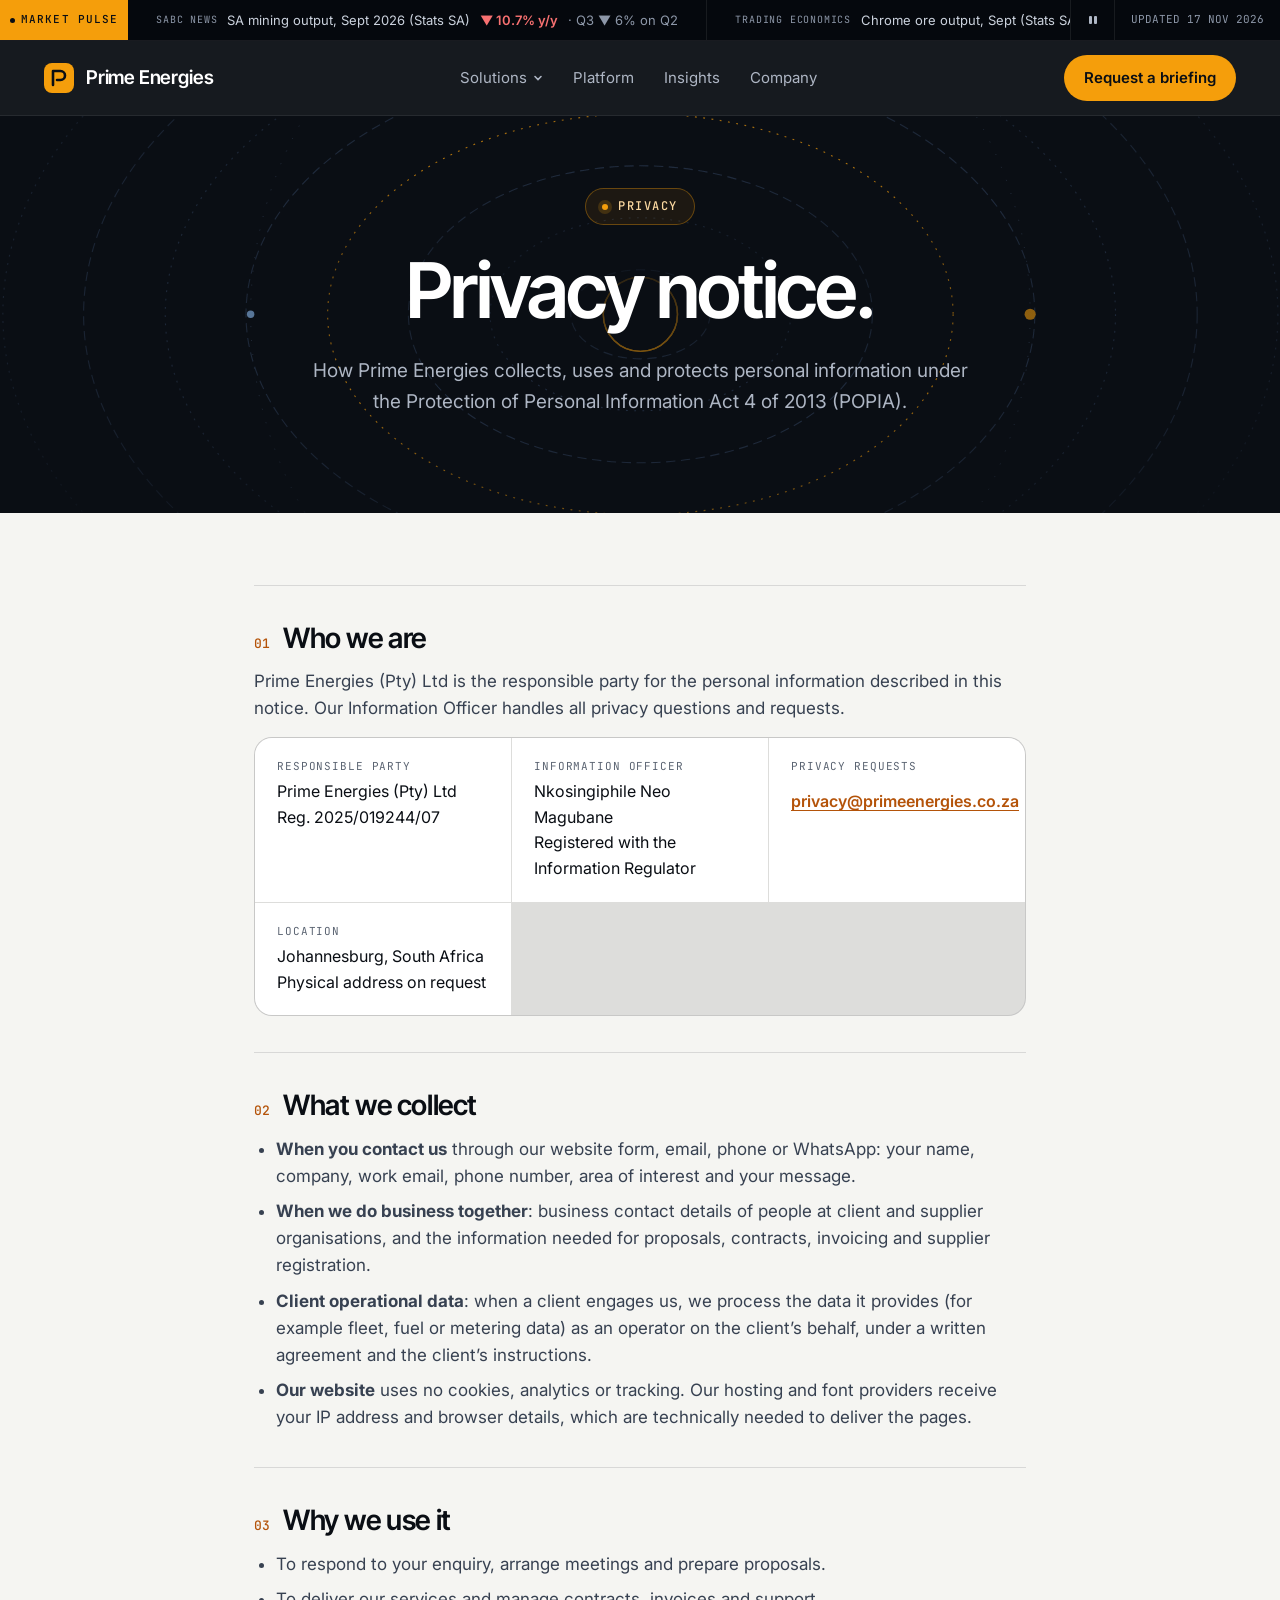
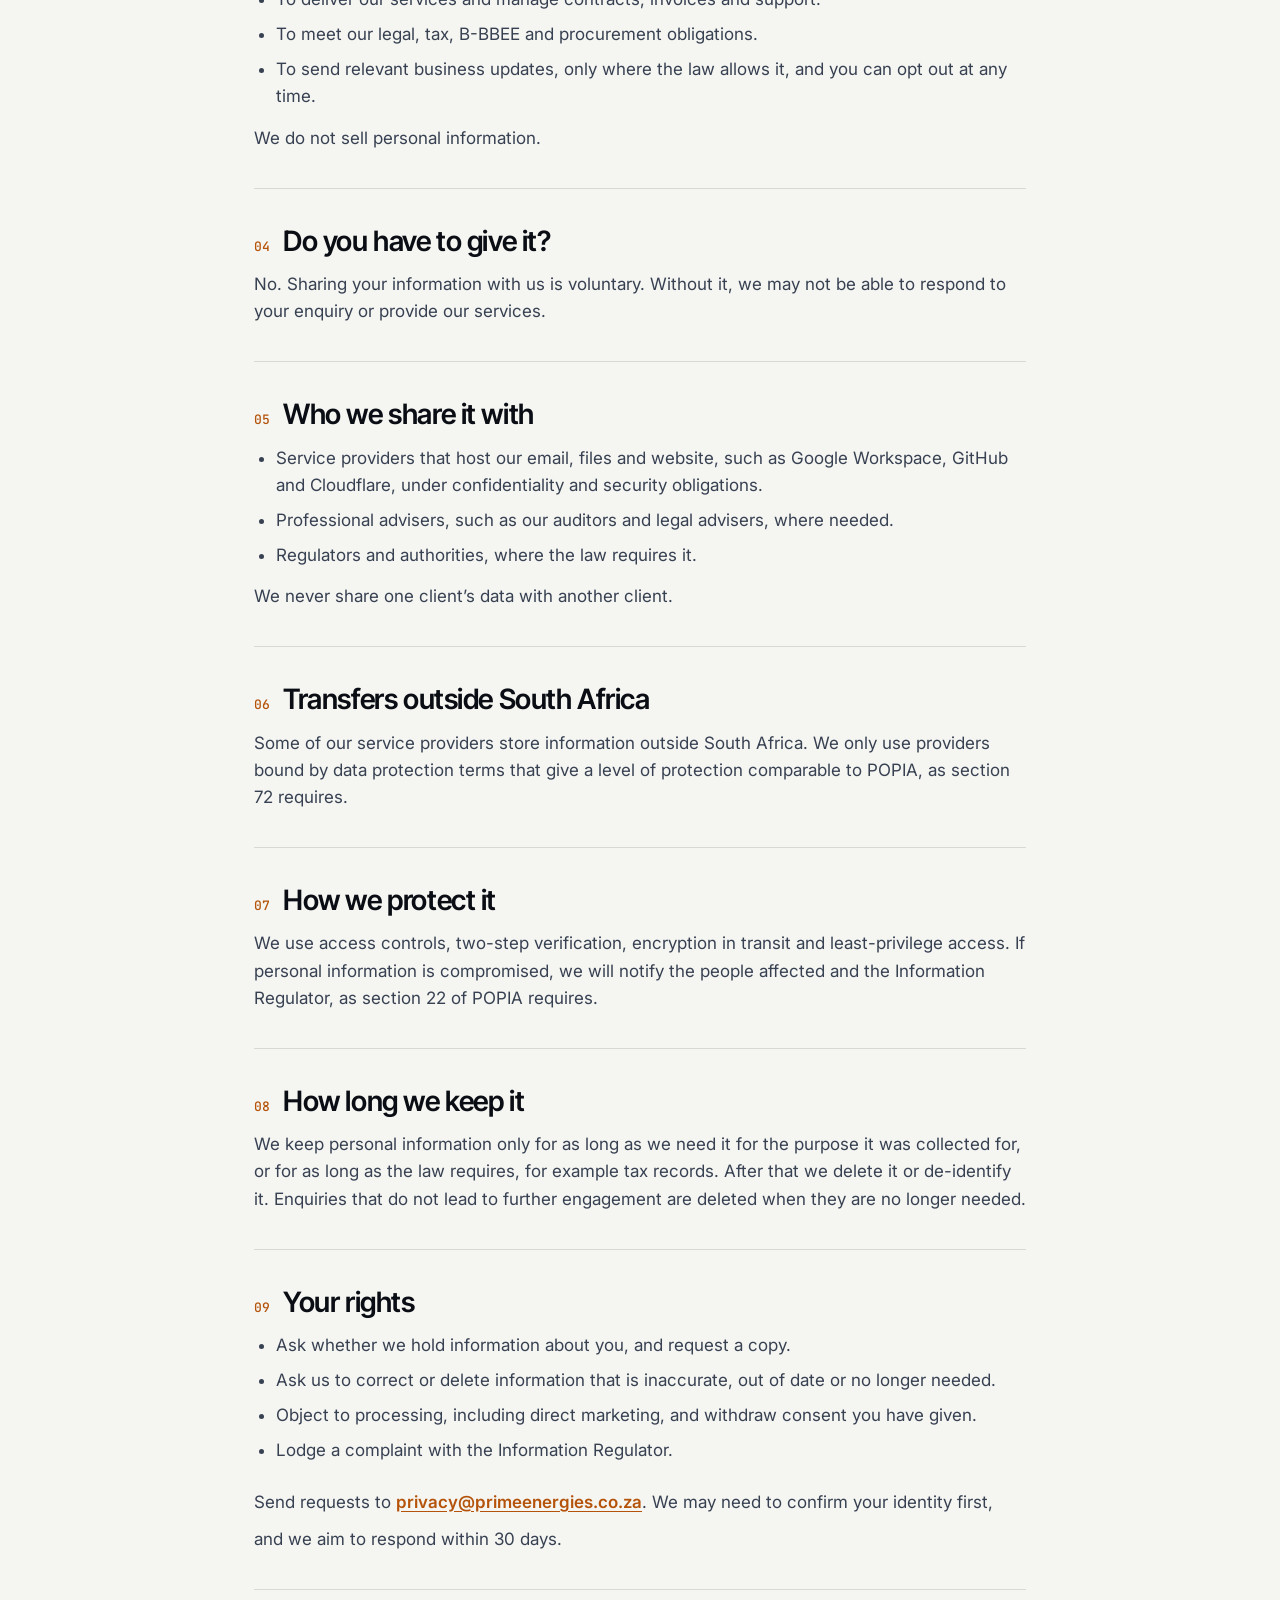
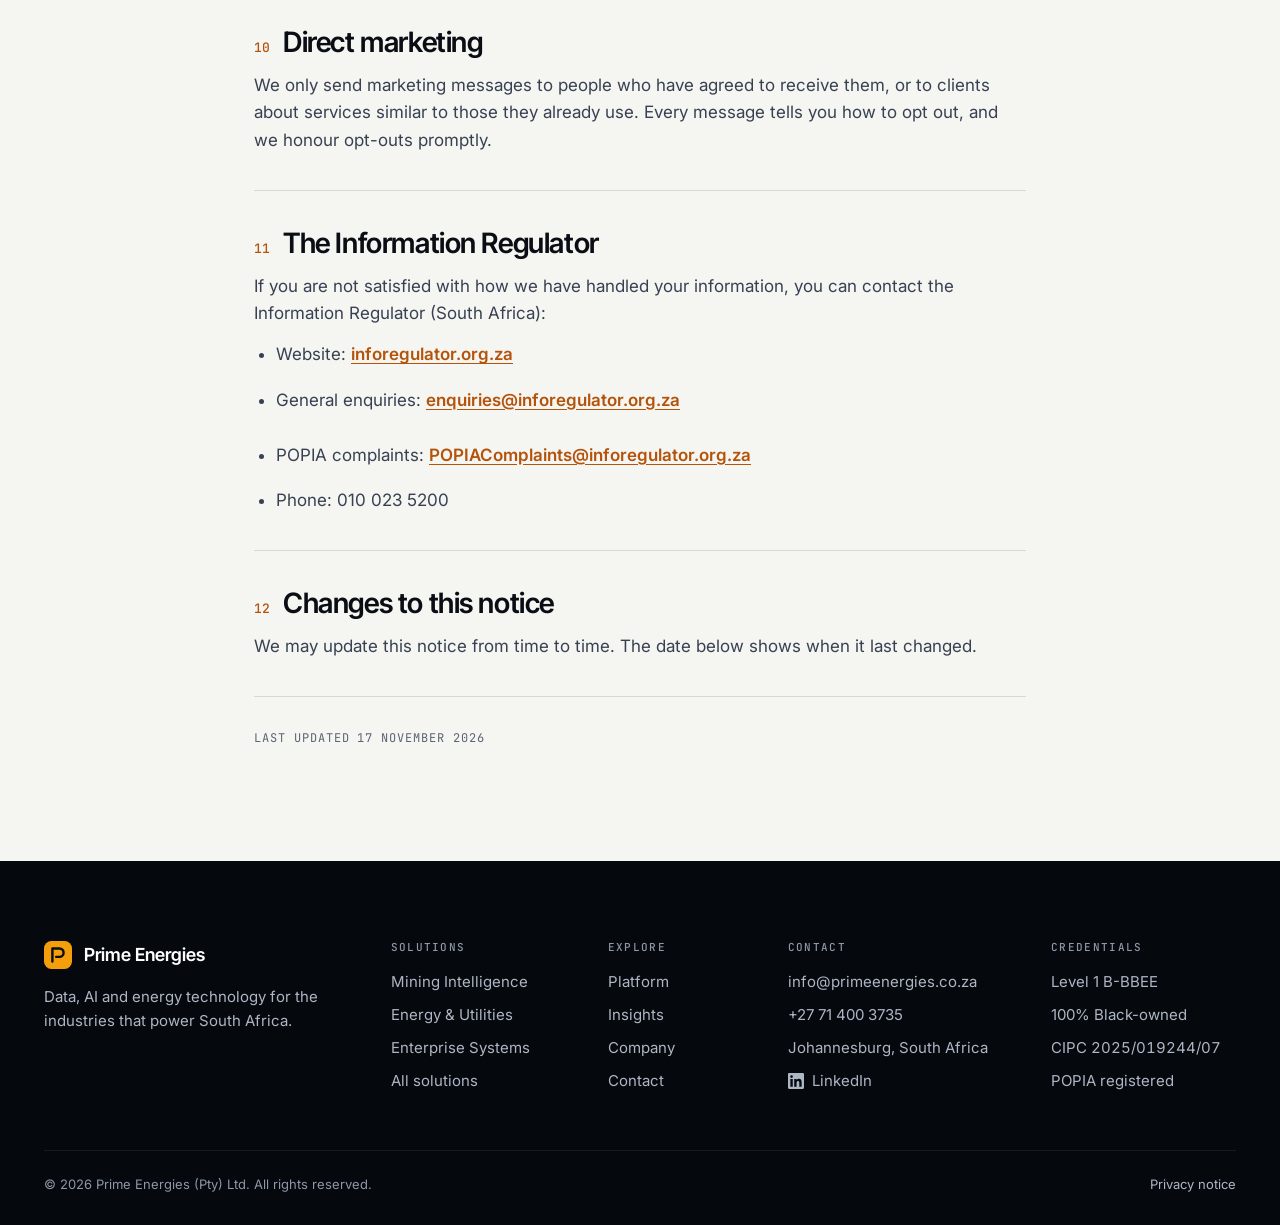
<file: privacy.html>
<!doctype html>
<html lang="en">
<head>
<meta charset="utf-8">
<meta name="viewport" content="width=device-width, initial-scale=1">
<meta name="format-detection" content="telephone=no, date=no, address=no, email=no">
<title>Privacy notice | Prime Energies</title>
<meta name="description" content="Privacy notice: how Prime Energies collects, uses and protects personal information under POPIA, and how to exercise your rights.">
<meta property="og:title" content="Privacy notice | Prime Energies">
<meta property="og:description" content="Privacy notice: how Prime Energies collects, uses and protects personal information under POPIA, and how to exercise your rights.">
<meta property="og:type" content="website">
<meta name="theme-color" content="#0A0E14">
<link rel="canonical" href="https://primeenergies.co.za/privacy.html">
<meta property="og:url" content="https://primeenergies.co.za/privacy.html">
<meta property="og:site_name" content="Prime Energies">
<meta property="og:image" content="https://primeenergies.co.za/assets/og-image.png">
<meta property="og:image:width" content="1200">
<meta property="og:image:height" content="630">
<meta name="twitter:card" content="summary_large_image">
<link rel="icon" href="favicon.ico" sizes="48x48">
<link rel="icon" href="assets/favicon-96.png" type="image/png" sizes="96x96">
<link rel="icon" href="assets/favicon-192.png" type="image/png" sizes="192x192">
<link rel="icon" href="assets/icon.svg" type="image/svg+xml">
<link rel="apple-touch-icon" href="assets/apple-touch-icon.png">

<noscript><style>.pe-menu-btn{display:none!important}.pe-hide-sm{display:flex!important;flex-wrap:wrap}</style></noscript>
<link rel="preconnect" href="https://fonts.googleapis.com">
<link rel="preconnect" href="https://fonts.gstatic.com" crossorigin="anonymous">
<link href="https://fonts.googleapis.com/css2?family=Inter+Tight:wght@500;600;700&amp;family=Inter:wght@400;500;600&amp;family=JetBrains+Mono:wght@400;500&amp;display=swap" rel="stylesheet">
<link rel="stylesheet" href="assets/site.css?v=202611172248">
</head>
<body>
<div style="min-height: 100vh; background-color: #F5F5F2; color: #0A0E14; font-family: Inter, system-ui, sans-serif; font-size: 16px; line-height: 1.6; overflow-x: clip">
<a class="pe-skip" href="#main">Skip to content</a><div class="pe-top" style="position: sticky; top: 0; z-index: 50"><div class="pe-ticker" role="region" aria-label="Mining market pulse" style="position: relative; z-index: 6; display: flex; align-items: stretch; background-color: #05080D; border-bottom: 1px solid rgba(255,255,255,.08); overflow: hidden">
<a href="insights.html" class="pe-pulse-tag" aria-label="Market Pulse: all news" style="flex-shrink: 0; display: flex; align-items: center; gap: 6px; padding: 0 10px; background-color: #F59E0B; color: #0A0E14; font-family: 'JetBrains Mono', monospace; font-size: 11px; font-weight: 500; letter-spacing: .1em; z-index: 2">
<span class="pe-live" style="width: 5px; height: 5px; border-radius: 50%; background-color: #0A0E14; display: inline-block"></span><span class="pe-hide-sm">MARKET PULSE</span><span class="pe-show-sm">PULSE</span></a>
<div style="flex: 1 1 auto; min-width: 0; overflow: hidden"><div class="pe-belt"><div style="display: flex; align-items: center; white-space: nowrap"><a href="https://www.sabcnews.com/sabcnews/sa-mining-production-plunges-by-10-7-year-on-year-in-september/" target="_blank" rel="noopener" class="pe-tick" style="display: inline-flex; align-items: center; gap: 10px; padding: 0 28px; border-right: 1px solid rgba(255,255,255,.08); font-size: 13px; min-height: 40px"><span style="font-family: 'JetBrains Mono', monospace; font-size: 10px; letter-spacing: .08em; color: #8D97A8">SABC NEWS</span><span>SA mining output, Sept 2026 (Stats SA)</span><span style="font-weight: 600; color: #F87171">▼ 10.7% y/y</span> <span style="color: #8D97A8">· Q3 ▼ 6% on Q2</span></a><a href="https://tradingeconomics.com/south-africa/mining-production" target="_blank" rel="noopener" class="pe-tick" style="display: inline-flex; align-items: center; gap: 10px; padding: 0 28px; border-right: 1px solid rgba(255,255,255,.08); font-size: 13px; min-height: 40px"><span style="font-family: 'JetBrains Mono', monospace; font-size: 10px; letter-spacing: .08em; color: #8D97A8">TRADING ECONOMICS</span><span>Chrome ore output, Sept (Stats SA)</span><span style="font-weight: 600; color: #34D399">▲ 13.1% y/y</span> <span style="color: #8D97A8">· Manganese ▲ 12.8%</span></a><a href="https://news.metal.com/newscontent/YYYMZWUZQALMFIA4WNA7RKLA23WEX3Q63YMIAIQ-south-africa-september-mining-output-falls-107-yoy-iron-ore-down-237" target="_blank" rel="noopener" class="pe-tick" style="display: inline-flex; align-items: center; gap: 10px; padding: 0 28px; border-right: 1px solid rgba(255,255,255,.08); font-size: 13px; min-height: 40px"><span style="font-family: 'JetBrains Mono', monospace; font-size: 10px; letter-spacing: .08em; color: #8D97A8">SMM</span><span>Iron ore output, Sept (Stats SA)</span><span style="font-weight: 600; color: #F87171">▼ 23.7% y/y</span> <span style="color: #8D97A8">· Diamonds ▼ 63.1%</span></a><a href="https://dfa.co.za/news/2026-11-16-iron-ore-and-diamond-output-slump-as-annual-mining-costs-rise/" target="_blank" rel="noopener" class="pe-tick" style="display: inline-flex; align-items: center; gap: 10px; padding: 0 28px; border-right: 1px solid rgba(255,255,255,.08); font-size: 13px; min-height: 40px"><span style="font-family: 'JetBrains Mono', monospace; font-size: 10px; letter-spacing: .08em; color: #8D97A8">DFA</span><span>Mining input cost inflation (Minerals Council)</span><span style="font-weight: 600; color: #FCD34D">▲ 4.9% y/y</span></a><a href="https://news.metal.com/newscontent/104191931-smm-chromium-daily-review-low-trading-activity-market-under-pressure" target="_blank" rel="noopener" class="pe-tick" style="display: inline-flex; align-items: center; gap: 10px; padding: 0 28px; border-right: 1px solid rgba(255,255,255,.08); font-size: 13px; min-height: 40px"><span style="font-family: 'JetBrains Mono', monospace; font-size: 10px; letter-spacing: .08em; color: #8D97A8">SMM</span><span>SA 40–42% chrome fines, CIF China</span><span style="font-weight: 600; color: #93C5FD">$255/t</span> <span style="color: #8D97A8">· Flat · 2 Nov</span></a><a href="https://www.miningweekly.com/article/merafe-ferrochrome-hits-61-000-t-year-to-date-mark-as-smelter-ramp-up-proceeds-2026-11-03" target="_blank" rel="noopener" class="pe-tick" style="display: inline-flex; align-items: center; gap: 10px; padding: 0 28px; border-right: 1px solid rgba(255,255,255,.08); font-size: 13px; min-height: 40px"><span style="font-family: 'JetBrains Mono', monospace; font-size: 10px; letter-spacing: .08em; color: #8D97A8">MINING WEEKLY</span><span>Merafe ferrochrome, 9 months</span><span style="font-weight: 600; color: #F87171">61,000 t</span> <span style="color: #8D97A8">· ▼ 46% y/y · smelters restarting</span></a><a href="https://www.sanews.gov.za/node/85531" target="_blank" rel="noopener" class="pe-tick" style="display: inline-flex; align-items: center; gap: 10px; padding: 0 28px; border-right: 1px solid rgba(255,255,255,.08); font-size: 13px; min-height: 40px"><span style="font-family: 'JetBrains Mono', monospace; font-size: 10px; letter-spacing: .08em; color: #8D97A8">SANEWS</span><span>Eskom days without load shedding</span><span style="font-weight: 600; color: #34D399">540+</span> <span style="color: #8D97A8">· 9 Nov</span></a><a href="https://www.miningmx.com/news/2026-11-11-why-south-africa-s-platinum-miners-are-piling-into-chrome/" target="_blank" rel="noopener" class="pe-tick" style="display: inline-flex; align-items: center; gap: 10px; padding: 0 28px; border-right: 1px solid rgba(255,255,255,.08); font-size: 13px; min-height: 40px"><span style="font-family: 'JetBrains Mono', monospace; font-size: 10px; letter-spacing: .08em; color: #8D97A8">MININGMX</span><span>PGM miners piling into chrome</span><span style="font-weight: 600; color: #93C5FD">11 Nov</span></a></div><div aria-hidden="true" style="display: flex; align-items: center; white-space: nowrap"><a href="https://www.sabcnews.com/sabcnews/sa-mining-production-plunges-by-10-7-year-on-year-in-september/" tabindex="-1" target="_blank" rel="noopener" class="pe-tick" style="display: inline-flex; align-items: center; gap: 10px; padding: 0 28px; border-right: 1px solid rgba(255,255,255,.08); font-size: 13px; min-height: 40px"><span style="font-family: 'JetBrains Mono', monospace; font-size: 10px; letter-spacing: .08em; color: #8D97A8">SABC NEWS</span><span>SA mining output, Sept 2026 (Stats SA)</span><span style="font-weight: 600; color: #F87171">▼ 10.7% y/y</span> <span style="color: #8D97A8">· Q3 ▼ 6% on Q2</span></a><a href="https://tradingeconomics.com/south-africa/mining-production" tabindex="-1" target="_blank" rel="noopener" class="pe-tick" style="display: inline-flex; align-items: center; gap: 10px; padding: 0 28px; border-right: 1px solid rgba(255,255,255,.08); font-size: 13px; min-height: 40px"><span style="font-family: 'JetBrains Mono', monospace; font-size: 10px; letter-spacing: .08em; color: #8D97A8">TRADING ECONOMICS</span><span>Chrome ore output, Sept (Stats SA)</span><span style="font-weight: 600; color: #34D399">▲ 13.1% y/y</span> <span style="color: #8D97A8">· Manganese ▲ 12.8%</span></a><a href="https://news.metal.com/newscontent/YYYMZWUZQALMFIA4WNA7RKLA23WEX3Q63YMIAIQ-south-africa-september-mining-output-falls-107-yoy-iron-ore-down-237" tabindex="-1" target="_blank" rel="noopener" class="pe-tick" style="display: inline-flex; align-items: center; gap: 10px; padding: 0 28px; border-right: 1px solid rgba(255,255,255,.08); font-size: 13px; min-height: 40px"><span style="font-family: 'JetBrains Mono', monospace; font-size: 10px; letter-spacing: .08em; color: #8D97A8">SMM</span><span>Iron ore output, Sept (Stats SA)</span><span style="font-weight: 600; color: #F87171">▼ 23.7% y/y</span> <span style="color: #8D97A8">· Diamonds ▼ 63.1%</span></a><a href="https://dfa.co.za/news/2026-11-16-iron-ore-and-diamond-output-slump-as-annual-mining-costs-rise/" tabindex="-1" target="_blank" rel="noopener" class="pe-tick" style="display: inline-flex; align-items: center; gap: 10px; padding: 0 28px; border-right: 1px solid rgba(255,255,255,.08); font-size: 13px; min-height: 40px"><span style="font-family: 'JetBrains Mono', monospace; font-size: 10px; letter-spacing: .08em; color: #8D97A8">DFA</span><span>Mining input cost inflation (Minerals Council)</span><span style="font-weight: 600; color: #FCD34D">▲ 4.9% y/y</span></a><a href="https://news.metal.com/newscontent/104191931-smm-chromium-daily-review-low-trading-activity-market-under-pressure" tabindex="-1" target="_blank" rel="noopener" class="pe-tick" style="display: inline-flex; align-items: center; gap: 10px; padding: 0 28px; border-right: 1px solid rgba(255,255,255,.08); font-size: 13px; min-height: 40px"><span style="font-family: 'JetBrains Mono', monospace; font-size: 10px; letter-spacing: .08em; color: #8D97A8">SMM</span><span>SA 40–42% chrome fines, CIF China</span><span style="font-weight: 600; color: #93C5FD">$255/t</span> <span style="color: #8D97A8">· Flat · 2 Nov</span></a><a href="https://www.miningweekly.com/article/merafe-ferrochrome-hits-61-000-t-year-to-date-mark-as-smelter-ramp-up-proceeds-2026-11-03" tabindex="-1" target="_blank" rel="noopener" class="pe-tick" style="display: inline-flex; align-items: center; gap: 10px; padding: 0 28px; border-right: 1px solid rgba(255,255,255,.08); font-size: 13px; min-height: 40px"><span style="font-family: 'JetBrains Mono', monospace; font-size: 10px; letter-spacing: .08em; color: #8D97A8">MINING WEEKLY</span><span>Merafe ferrochrome, 9 months</span><span style="font-weight: 600; color: #F87171">61,000 t</span> <span style="color: #8D97A8">· ▼ 46% y/y · smelters restarting</span></a><a href="https://www.sanews.gov.za/node/85531" tabindex="-1" target="_blank" rel="noopener" class="pe-tick" style="display: inline-flex; align-items: center; gap: 10px; padding: 0 28px; border-right: 1px solid rgba(255,255,255,.08); font-size: 13px; min-height: 40px"><span style="font-family: 'JetBrains Mono', monospace; font-size: 10px; letter-spacing: .08em; color: #8D97A8">SANEWS</span><span>Eskom days without load shedding</span><span style="font-weight: 600; color: #34D399">540+</span> <span style="color: #8D97A8">· 9 Nov</span></a><a href="https://www.miningmx.com/news/2026-11-11-why-south-africa-s-platinum-miners-are-piling-into-chrome/" tabindex="-1" target="_blank" rel="noopener" class="pe-tick" style="display: inline-flex; align-items: center; gap: 10px; padding: 0 28px; border-right: 1px solid rgba(255,255,255,.08); font-size: 13px; min-height: 40px"><span style="font-family: 'JetBrains Mono', monospace; font-size: 10px; letter-spacing: .08em; color: #8D97A8">MININGMX</span><span>PGM miners piling into chrome</span><span style="font-weight: 600; color: #93C5FD">11 Nov</span></a></div></div></div>
<button type="button" class="pe-tick-pause" aria-pressed="false" aria-label="Pause news ticker" style="flex-shrink: 0; width: 44px; min-height: 34px; display: flex; align-items: center; justify-content: center; background-color: #05080D; border: none; border-left: 1px solid rgba(255,255,255,.08); color: #AEB6C4; cursor: pointer; z-index: 2"><svg width="12" height="12" viewBox="0 0 12 12" aria-hidden="true"><rect x="2" y="2" width="3" height="8" rx="1" fill="currentColor"></rect><rect x="7" y="2" width="3" height="8" rx="1" fill="currentColor"></rect></svg></button>
<div class="pe-hide-sm" style="flex-shrink: 0; display: flex; align-items: center; padding: 0 16px; font-family: 'JetBrains Mono', monospace; font-size: 11px; color: #8D97A8; border-left: 1px solid rgba(255,255,255,.08); background-color: #05080D; z-index: 2">UPDATED 17 NOV 2026</div>
</div>
<!--/ticker--><header class="pe-header" style="position: relative; z-index: 50; background-color: rgba(10,14,20,.95); -webkit-backdrop-filter: blur(14px); backdrop-filter: blur(14px); border-bottom: 1px solid rgba(255,255,255,.07)">
<nav aria-label="Main" style="max-width: 1240px; margin: 0 auto; padding: 14px 24px; display: flex; align-items: center; justify-content: space-between; gap: 24px; flex-wrap: wrap">
<a href="index.html" style="display: flex; align-items: center; gap: 12px; color: #FFFFFF">
<svg width="30" height="30" viewBox="0 0 30 30" aria-hidden="true"><rect width="30" height="30" rx="8" fill="#F59E0B"></rect><path d="M9 22V8h7.5a4.5 4.5 0 0 1 0 9H13" fill="none" stroke="#0A0E14" stroke-width="2.6" stroke-linecap="round" stroke-linejoin="round"></path></svg>
<span style="font-family: 'Inter Tight', sans-serif; font-weight: 600; font-size: 19px; letter-spacing: -.01em">Prime Energies</span>
</a>
<div class="pe-hide-sm" style="display: flex; align-items: center; gap: 30px; font-size: 15px"><div class="pe-dd"><a href="solutions.html" class="pe-navlink" style="color: #AEB6C4; display: inline-flex; align-items: center; gap: 6px; min-height: 44px">Solutions<svg width="10" height="10" viewBox="0 0 10 10" aria-hidden="true"><path d="M2 3.5l3 3 3-3" fill="none" stroke="currentColor" stroke-width="1.6" stroke-linecap="round"></path></svg></a><div class="pe-dd-menu"><a href="mining-intelligence.html"><span>Mining Intelligence</span><small>Fleet, diesel and contract intelligence</small></a><a href="energy-utilities.html"><span>Energy &amp; Utilities</span><small>Smart metering and energy analytics</small></a><a href="enterprise-systems.html"><span>Enterprise Systems</span><small>Monitoring, integration and support</small></a><a href="solutions.html" class="pe-dd-all">All solutions</a></div></div><a href="platform.html" class="pe-navlink" style="color: #AEB6C4">Platform</a><a href="insights.html" class="pe-navlink" style="color: #AEB6C4">Insights</a><a href="company.html" class="pe-navlink" style="color: #AEB6C4">Company</a></div>
<button type="button" class="pe-menu-btn" aria-expanded="false" aria-controls="pe-mobile-menu"><span class="pe-burger" aria-hidden="true"><i></i><i></i><i></i></span>Menu</button><a href="contact.html" class="pe-btn" style="background-color: #F59E0B; color: #0A0E14; font-weight: 600; font-size: 15px; padding: 11px 20px; border-radius: 999px; min-height: 44px; display: inline-flex; align-items: center">Request a briefing</a>
</nav>
<nav id="pe-mobile-menu" class="pe-mobile-menu" aria-label="Mobile" hidden><a class="pe-mm-link" href="index.html">Home<svg width="16" height="16" viewBox="0 0 16 16" aria-hidden="true"><path d="M6 3l5 5-5 5" fill="none" stroke="currentColor" stroke-width="1.8" stroke-linecap="round" stroke-linejoin="round"></path></svg></a><a class="pe-mm-link" href="solutions.html">Solutions<svg width="16" height="16" viewBox="0 0 16 16" aria-hidden="true"><path d="M6 3l5 5-5 5" fill="none" stroke="currentColor" stroke-width="1.8" stroke-linecap="round" stroke-linejoin="round"></path></svg></a><div class="pe-mm-sub"><a href="mining-intelligence.html">Mining Intelligence</a><a href="energy-utilities.html">Energy &amp; Utilities</a><a href="enterprise-systems.html">Enterprise Systems</a></div><a class="pe-mm-link" href="platform.html">Platform<svg width="16" height="16" viewBox="0 0 16 16" aria-hidden="true"><path d="M6 3l5 5-5 5" fill="none" stroke="currentColor" stroke-width="1.8" stroke-linecap="round" stroke-linejoin="round"></path></svg></a><a class="pe-mm-link" href="insights.html">Insights<svg width="16" height="16" viewBox="0 0 16 16" aria-hidden="true"><path d="M6 3l5 5-5 5" fill="none" stroke="currentColor" stroke-width="1.8" stroke-linecap="round" stroke-linejoin="round"></path></svg></a><a class="pe-mm-link" href="company.html">Company<svg width="16" height="16" viewBox="0 0 16 16" aria-hidden="true"><path d="M6 3l5 5-5 5" fill="none" stroke="currentColor" stroke-width="1.8" stroke-linecap="round" stroke-linejoin="round"></path></svg></a><a class="pe-mm-link" href="contact.html">Contact<svg width="16" height="16" viewBox="0 0 16 16" aria-hidden="true"><path d="M6 3l5 5-5 5" fill="none" stroke="currentColor" stroke-width="1.8" stroke-linecap="round" stroke-linejoin="round"></path></svg></a><a class="pe-mm-cta" href="contact.html">Request a briefing</a><div class="pe-mm-foot"><a href="mailto:info@primeenergies.co.za">info@primeenergies.co.za</a><a href="tel:+27714003735">+27 71 400 3735</a></div></nav>
</header>
</div><main id="main" tabindex="-1" style="outline: none"><section style="position: relative; background-color: #0A0E14; color: #F3F4F6; overflow: hidden">
<div aria-hidden="true" style="position: absolute; inset: 0; overflow: hidden; pointer-events: none"><div class="pe-kb" style="position: absolute; inset: -8%">
<svg viewBox="0 0 1600 760" preserveAspectRatio="xMidYMid slice" style="width: 100%; height: 100%">
<g class="pe-spin"><ellipse cx="800" cy="380" rx="75" ry="48" fill="none" stroke="#2B3A52" stroke-width="1.2" stroke-dasharray="10 6"></ellipse><ellipse cx="800" cy="380" rx="162" ry="104" fill="none" stroke="#2B3A52" stroke-width="1.2" stroke-dasharray="2 7"></ellipse><ellipse cx="800" cy="380" rx="250" ry="160" fill="none" stroke="#2B3A52" stroke-width="1.2" stroke-dasharray="10 6"></ellipse><ellipse cx="800" cy="380" rx="337" ry="216" fill="none" stroke="#F59E0B" stroke-width="1.2" stroke-dasharray="2 7"></ellipse><ellipse cx="800" cy="380" rx="425" ry="272" fill="none" stroke="#2B3A52" stroke-width="1.2" stroke-dasharray="10 6"></ellipse><ellipse cx="800" cy="380" rx="512" ry="328" fill="none" stroke="#2B3A52" stroke-width="1.2" stroke-dasharray="2 7"></ellipse><ellipse cx="800" cy="380" rx="600" ry="384" fill="none" stroke="#2B3A52" stroke-width="1.2" stroke-dasharray="10 6"></ellipse><ellipse cx="800" cy="380" rx="687" ry="440" fill="none" stroke="#2B3A52" stroke-width="1.2" stroke-dasharray="2 7"></ellipse><ellipse cx="800" cy="380" rx="775" ry="496" fill="none" stroke="#2B3A52" stroke-width="1.2" stroke-dasharray="10 6"></ellipse><ellipse cx="800" cy="380" rx="862" ry="552" fill="none" stroke="#2B3A52" stroke-width="1.2" stroke-dasharray="2 7"></ellipse></g>
<g class="pe-spinr"><circle cx="800" cy="380" r="420" fill="none" stroke="#3B4A63" stroke-width="1" stroke-dasharray="1 14"></circle><circle cx="1220" cy="380" r="6" fill="#F59E0B"></circle><circle cx="380" cy="380" r="4" fill="#93C5FD"></circle></g>
<circle cx="800" cy="380" r="40" fill="none" stroke="#F59E0B" stroke-width="1.5" class="pe-ping"></circle>
<circle cx="800" cy="380" r="40" fill="none" stroke="#F59E0B" stroke-width="1.5" class="pe-ping" style="animation-delay: -1.8s"></circle>
</svg></div></div><div aria-hidden="true" style="position: absolute; inset: 0; pointer-events: none; background: radial-gradient(ellipse at 50% 40%, rgba(10,14,20,0) 0%, rgba(10,14,20,.55) 70%, rgba(10,14,20,.95) 100%); z-index: 1"></div><div aria-hidden="true" style="position: absolute; inset: 0; pointer-events: none; z-index: 1; background: radial-gradient(ellipse 52% 46% at 50% 42%, rgba(10,14,20,.86), rgba(10,14,20,0) 72%)"></div>
<div class="pe-in" style="position: relative; z-index: 2; max-width: 1240px; margin: 0 auto; padding: 72px 24px 96px; display: flex; flex-direction: column; align-items: center; text-align: center; gap: 26px">
<span class="pe-pill"><span class="pe-live pe-pill-dot"></span>Privacy</span>
<h1 style="margin: 0; max-width: 980px; font-family: 'Inter Tight', sans-serif; font-weight: 600; font-size: clamp(42px, 6vw, 84px); line-height: 1.03; letter-spacing: -.035em; color: #FFFFFF">Privacy notice.</h1>
<p style="margin: 0; max-width: 660px; font-size: 19px; color: #AEB6C4">How Prime Energies collects, uses and protects personal information under the Protection of Personal Information Act 4 of 2013 (POPIA).</p>

</div>
</section>
<section style="background-color: #F5F5F2"><div style="max-width: 820px; margin: 0 auto; padding: 72px 24px 112px; display: flex; flex-direction: column"><section style="display: flex; flex-direction: column; gap: 14px; padding: 36px 0; border-top: 1px solid rgba(10,14,20,.12)"><h2 style="margin: 0; font-family: 'Inter Tight', sans-serif; font-weight: 600; font-size: clamp(22px, 2.2vw, 28px); letter-spacing: -.015em; display: flex; gap: 14px; align-items: baseline"><span style="font-family: 'JetBrains Mono', monospace; font-size: 13px; font-weight: 500; color: #B45309">01</span>Who we are</h2><p style="margin: 0; color: #374151; font-size: 17px">Prime Energies (Pty) Ltd is the responsible party for the personal information described in this notice. Our Information Officer handles all privacy questions and requests.</p><div style="display: grid; grid-template-columns: repeat(auto-fit, minmax(220px, 1fr)); gap: 1px; background-color: rgba(10,14,20,.1); border-radius: 18px; overflow: hidden; border: 1px solid rgba(10,14,20,.1)"><div style="background-color: #FFFFFF; padding: 20px 22px; display: flex; flex-direction: column; gap: 4px"><span style="font-family: 'JetBrains Mono', monospace; font-size: 11px; letter-spacing: .08em; color: #5B6472">RESPONSIBLE PARTY</span><span style="font-size: 16px; color: #0A0E14">Prime Energies (Pty) Ltd<br>Reg. 2025/019244/07</span></div><div style="background-color: #FFFFFF; padding: 20px 22px; display: flex; flex-direction: column; gap: 4px"><span style="font-family: 'JetBrains Mono', monospace; font-size: 11px; letter-spacing: .08em; color: #5B6472">INFORMATION OFFICER</span><span style="font-size: 16px; color: #0A0E14">Nkosingiphile Neo Magubane<br>Registered with the Information Regulator</span></div><div style="background-color: #FFFFFF; padding: 20px 22px; display: flex; flex-direction: column; gap: 4px"><span style="font-family: 'JetBrains Mono', monospace; font-size: 11px; letter-spacing: .08em; color: #5B6472">PRIVACY REQUESTS</span><span style="font-size: 16px; color: #0A0E14"><a href="mailto:privacy@primeenergies.co.za" style="color: #B45309; font-weight: 600; text-decoration: underline; text-underline-offset: 3px">privacy@primeenergies.co.za</a></span></div><div style="background-color: #FFFFFF; padding: 20px 22px; display: flex; flex-direction: column; gap: 4px"><span style="font-family: 'JetBrains Mono', monospace; font-size: 11px; letter-spacing: .08em; color: #5B6472">LOCATION</span><span style="font-size: 16px; color: #0A0E14">Johannesburg, South Africa<br>Physical address on request</span></div></div></section><section style="display: flex; flex-direction: column; gap: 14px; padding: 36px 0; border-top: 1px solid rgba(10,14,20,.12)"><h2 style="margin: 0; font-family: 'Inter Tight', sans-serif; font-weight: 600; font-size: clamp(22px, 2.2vw, 28px); letter-spacing: -.015em; display: flex; gap: 14px; align-items: baseline"><span style="font-family: 'JetBrains Mono', monospace; font-size: 13px; font-weight: 500; color: #B45309">02</span>What we collect</h2><ul style="margin: 0; padding-left: 22px; color: #374151; font-size: 17px; display: flex; flex-direction: column; gap: 8px"><li><strong>When you contact us</strong> through our website form, email, phone or WhatsApp: your name, company, work email, phone number, area of interest and your message.</li><li><strong>When we do business together</strong>: business contact details of people at client and supplier organisations, and the information needed for proposals, contracts, invoicing and supplier registration.</li><li><strong>Client operational data</strong>: when a client engages us, we process the data it provides (for example fleet, fuel or metering data) as an operator on the client&#8217;s behalf, under a written agreement and the client&#8217;s instructions.</li><li><strong>Our website</strong> uses no cookies, analytics or tracking. Our hosting and font providers receive your IP address and browser details, which are technically needed to deliver the pages.</li></ul></section><section style="display: flex; flex-direction: column; gap: 14px; padding: 36px 0; border-top: 1px solid rgba(10,14,20,.12)"><h2 style="margin: 0; font-family: 'Inter Tight', sans-serif; font-weight: 600; font-size: clamp(22px, 2.2vw, 28px); letter-spacing: -.015em; display: flex; gap: 14px; align-items: baseline"><span style="font-family: 'JetBrains Mono', monospace; font-size: 13px; font-weight: 500; color: #B45309">03</span>Why we use it</h2><ul style="margin: 0; padding-left: 22px; color: #374151; font-size: 17px; display: flex; flex-direction: column; gap: 8px"><li>To respond to your enquiry, arrange meetings and prepare proposals.</li><li>To deliver our services and manage contracts, invoices and support.</li><li>To meet our legal, tax, B-BBEE and procurement obligations.</li><li>To send relevant business updates, only where the law allows it, and you can opt out at any time.</li></ul><p style="margin: 0; color: #374151; font-size: 17px">We do not sell personal information.</p></section><section style="display: flex; flex-direction: column; gap: 14px; padding: 36px 0; border-top: 1px solid rgba(10,14,20,.12)"><h2 style="margin: 0; font-family: 'Inter Tight', sans-serif; font-weight: 600; font-size: clamp(22px, 2.2vw, 28px); letter-spacing: -.015em; display: flex; gap: 14px; align-items: baseline"><span style="font-family: 'JetBrains Mono', monospace; font-size: 13px; font-weight: 500; color: #B45309">04</span>Do you have to give it?</h2><p style="margin: 0; color: #374151; font-size: 17px">No. Sharing your information with us is voluntary. Without it, we may not be able to respond to your enquiry or provide our services.</p></section><section style="display: flex; flex-direction: column; gap: 14px; padding: 36px 0; border-top: 1px solid rgba(10,14,20,.12)"><h2 style="margin: 0; font-family: 'Inter Tight', sans-serif; font-weight: 600; font-size: clamp(22px, 2.2vw, 28px); letter-spacing: -.015em; display: flex; gap: 14px; align-items: baseline"><span style="font-family: 'JetBrains Mono', monospace; font-size: 13px; font-weight: 500; color: #B45309">05</span>Who we share it with</h2><ul style="margin: 0; padding-left: 22px; color: #374151; font-size: 17px; display: flex; flex-direction: column; gap: 8px"><li>Service providers that host our email, files and website, such as Google Workspace, GitHub and Cloudflare, under confidentiality and security obligations.</li><li>Professional advisers, such as our auditors and legal advisers, where needed.</li><li>Regulators and authorities, where the law requires it.</li></ul><p style="margin: 0; color: #374151; font-size: 17px">We never share one client&#8217;s data with another client.</p></section><section style="display: flex; flex-direction: column; gap: 14px; padding: 36px 0; border-top: 1px solid rgba(10,14,20,.12)"><h2 style="margin: 0; font-family: 'Inter Tight', sans-serif; font-weight: 600; font-size: clamp(22px, 2.2vw, 28px); letter-spacing: -.015em; display: flex; gap: 14px; align-items: baseline"><span style="font-family: 'JetBrains Mono', monospace; font-size: 13px; font-weight: 500; color: #B45309">06</span>Transfers outside South Africa</h2><p style="margin: 0; color: #374151; font-size: 17px">Some of our service providers store information outside South Africa. We only use providers bound by data protection terms that give a level of protection comparable to POPIA, as section 72 requires.</p></section><section style="display: flex; flex-direction: column; gap: 14px; padding: 36px 0; border-top: 1px solid rgba(10,14,20,.12)"><h2 style="margin: 0; font-family: 'Inter Tight', sans-serif; font-weight: 600; font-size: clamp(22px, 2.2vw, 28px); letter-spacing: -.015em; display: flex; gap: 14px; align-items: baseline"><span style="font-family: 'JetBrains Mono', monospace; font-size: 13px; font-weight: 500; color: #B45309">07</span>How we protect it</h2><p style="margin: 0; color: #374151; font-size: 17px">We use access controls, two-step verification, encryption in transit and least-privilege access. If personal information is compromised, we will notify the people affected and the Information Regulator, as section 22 of POPIA requires.</p></section><section style="display: flex; flex-direction: column; gap: 14px; padding: 36px 0; border-top: 1px solid rgba(10,14,20,.12)"><h2 style="margin: 0; font-family: 'Inter Tight', sans-serif; font-weight: 600; font-size: clamp(22px, 2.2vw, 28px); letter-spacing: -.015em; display: flex; gap: 14px; align-items: baseline"><span style="font-family: 'JetBrains Mono', monospace; font-size: 13px; font-weight: 500; color: #B45309">08</span>How long we keep it</h2><p style="margin: 0; color: #374151; font-size: 17px">We keep personal information only for as long as we need it for the purpose it was collected for, or for as long as the law requires, for example tax records. After that we delete it or de-identify it. Enquiries that do not lead to further engagement are deleted when they are no longer needed.</p></section><section style="display: flex; flex-direction: column; gap: 14px; padding: 36px 0; border-top: 1px solid rgba(10,14,20,.12)"><h2 style="margin: 0; font-family: 'Inter Tight', sans-serif; font-weight: 600; font-size: clamp(22px, 2.2vw, 28px); letter-spacing: -.015em; display: flex; gap: 14px; align-items: baseline"><span style="font-family: 'JetBrains Mono', monospace; font-size: 13px; font-weight: 500; color: #B45309">09</span>Your rights</h2><ul style="margin: 0; padding-left: 22px; color: #374151; font-size: 17px; display: flex; flex-direction: column; gap: 8px"><li>Ask whether we hold information about you, and request a copy.</li><li>Ask us to correct or delete information that is inaccurate, out of date or no longer needed.</li><li>Object to processing, including direct marketing, and withdraw consent you have given.</li><li>Lodge a complaint with the Information Regulator.</li></ul><p style="margin: 0; color: #374151; font-size: 17px">Send requests to <a href="mailto:privacy@primeenergies.co.za" style="color: #B45309; font-weight: 600; text-decoration: underline; text-underline-offset: 3px">privacy@primeenergies.co.za</a>. We may need to confirm your identity first, and we aim to respond within 30 days.</p></section><section style="display: flex; flex-direction: column; gap: 14px; padding: 36px 0; border-top: 1px solid rgba(10,14,20,.12)"><h2 style="margin: 0; font-family: 'Inter Tight', sans-serif; font-weight: 600; font-size: clamp(22px, 2.2vw, 28px); letter-spacing: -.015em; display: flex; gap: 14px; align-items: baseline"><span style="font-family: 'JetBrains Mono', monospace; font-size: 13px; font-weight: 500; color: #B45309">10</span>Direct marketing</h2><p style="margin: 0; color: #374151; font-size: 17px">We only send marketing messages to people who have agreed to receive them, or to clients about services similar to those they already use. Every message tells you how to opt out, and we honour opt-outs promptly.</p></section><section style="display: flex; flex-direction: column; gap: 14px; padding: 36px 0; border-top: 1px solid rgba(10,14,20,.12)"><h2 style="margin: 0; font-family: 'Inter Tight', sans-serif; font-weight: 600; font-size: clamp(22px, 2.2vw, 28px); letter-spacing: -.015em; display: flex; gap: 14px; align-items: baseline"><span style="font-family: 'JetBrains Mono', monospace; font-size: 13px; font-weight: 500; color: #B45309">11</span>The Information Regulator</h2><p style="margin: 0; color: #374151; font-size: 17px">If you are not satisfied with how we have handled your information, you can contact the Information Regulator (South Africa):</p><ul style="margin: 0; padding-left: 22px; color: #374151; font-size: 17px; display: flex; flex-direction: column; gap: 8px"><li>Website: <a href="https://inforegulator.org.za" style="color: #B45309; font-weight: 600; text-decoration: underline; text-underline-offset: 3px">inforegulator.org.za</a></li><li>General enquiries: <a href="mailto:enquiries@inforegulator.org.za" style="color: #B45309; font-weight: 600; text-decoration: underline; text-underline-offset: 3px">enquiries@inforegulator.org.za</a></li><li>POPIA complaints: <a href="mailto:POPIAComplaints@inforegulator.org.za" style="color: #B45309; font-weight: 600; text-decoration: underline; text-underline-offset: 3px">POPIAComplaints@inforegulator.org.za</a></li><li>Phone: 010 023 5200</li></ul></section><section style="display: flex; flex-direction: column; gap: 14px; padding: 36px 0; border-top: 1px solid rgba(10,14,20,.12)"><h2 style="margin: 0; font-family: 'Inter Tight', sans-serif; font-weight: 600; font-size: clamp(22px, 2.2vw, 28px); letter-spacing: -.015em; display: flex; gap: 14px; align-items: baseline"><span style="font-family: 'JetBrains Mono', monospace; font-size: 13px; font-weight: 500; color: #B45309">12</span>Changes to this notice</h2><p style="margin: 0; color: #374151; font-size: 17px">We may update this notice from time to time. The date below shows when it last changed.</p></section><p style="margin: 0; padding-top: 32px; border-top: 1px solid rgba(10,14,20,.12); font-family: 'JetBrains Mono', monospace; font-size: 12px; letter-spacing: .08em; color: #5B6472">LAST UPDATED 17 NOVEMBER 2026</p></div></section></main><footer style="background-color: #05080D; color: #AEB6C4">
<div style="max-width: 1240px; margin: 0 auto; padding: 80px 24px 32px; display: flex; flex-direction: column; gap: 56px">
<div class="pe-fgrid">
<div class="pe-fbrand" style="display: flex; flex-direction: column; gap: 16px; max-width: 320px">
<a href="index.html" aria-label="Prime Energies home" style="display: inline-flex; align-items: center; gap: 12px; text-decoration: none; align-self: flex-start"><svg width="28" height="28" viewBox="0 0 30 30" aria-hidden="true"><rect width="30" height="30" rx="8" fill="#F59E0B"></rect><path d="M9 22V8h7.5a4.5 4.5 0 0 1 0 9H13" fill="none" stroke="#0A0E14" stroke-width="2.6" stroke-linecap="round" stroke-linejoin="round"></path></svg><span style="font-family: 'Inter Tight', sans-serif; font-weight: 600; font-size: 18px; color: #FFFFFF">Prime Energies</span></a>
<p style="margin: 0; font-size: 15px; line-height: 1.55">Data, AI and energy technology for the industries that power South Africa.</p>
</div>
<nav aria-label="Solutions" class=""><h2 class="pe-fh" style="font-family: 'JetBrains Mono', monospace">SOLUTIONS</h2><ul class="pe-flist"><li><a href="mining-intelligence.html">Mining Intelligence</a></li><li><a href="energy-utilities.html">Energy &amp; Utilities</a></li><li><a href="enterprise-systems.html">Enterprise Systems</a></li><li><a href="solutions.html">All solutions</a></li></ul></nav><nav aria-label="Explore" class=""><h2 class="pe-fh" style="font-family: 'JetBrains Mono', monospace">EXPLORE</h2><ul class="pe-flist"><li><a href="platform.html">Platform</a></li><li><a href="insights.html">Insights</a></li><li><a href="company.html">Company</a></li><li><a href="contact.html">Contact</a></li></ul></nav><div class="pe-fwide"><h2 class="pe-fh" style="font-family: 'JetBrains Mono', monospace">CONTACT</h2><ul class="pe-flist"><li><a href="mailto:info@primeenergies.co.za">info@primeenergies.co.za</a></li><li><a href="tel:+27714003735">+27 71 400 3735</a></li><li><span>Johannesburg, South Africa</span></li><li><a href="https://www.linkedin.com/company/prime-energies-za/" target="_blank" rel="noopener" style="display: inline-flex; align-items: center; gap: 8px"><svg width="16" height="16" viewBox="0 0 24 24" aria-hidden="true" fill="currentColor"><path d="M20.45 20.45h-3.55v-5.57c0-1.33-.03-3.04-1.85-3.04-1.86 0-2.14 1.45-2.14 2.94v5.67H9.35V9h3.41v1.56h.05c.48-.9 1.64-1.85 3.37-1.85 3.6 0 4.27 2.37 4.27 5.46v6.28zM5.34 7.43a2.06 2.06 0 1 1 0-4.12 2.06 2.06 0 0 1 0 4.12zM7.12 20.45H3.56V9h3.56v11.45zM22.22 0H1.77C.79 0 0 .77 0 1.73v20.54C0 23.23.79 24 1.77 24h20.45c.98 0 1.78-.77 1.78-1.73V1.73C24 .77 23.2 0 22.22 0z"/></svg>LinkedIn<span class="pe-sr" style="position:absolute;width:1px;height:1px;overflow:hidden;clip:rect(0 0 0 0)"> (opens in a new tab)</span></a></li></ul></div><div class="pe-fwide"><h2 class="pe-fh" style="font-family: 'JetBrains Mono', monospace">CREDENTIALS</h2><ul class="pe-flist"><li><span>Level 1 B-BBEE</span></li><li><span>100% Black-owned</span></li><li><span style="font-variant-numeric: tabular-nums">CIPC 2025/019244/07</span></li><li><span>POPIA registered</span></li></ul></div>
</div>
<div class="pe-fbar">
<span>&#169; 2026 Prime Energies (Pty) Ltd. All rights reserved.</span><a href="privacy.html">Privacy notice</a>
</div>
</div>
</footer>
</div>
<script src="assets/site.js?v=202611172248"></script>
</body>
</html>
</file>
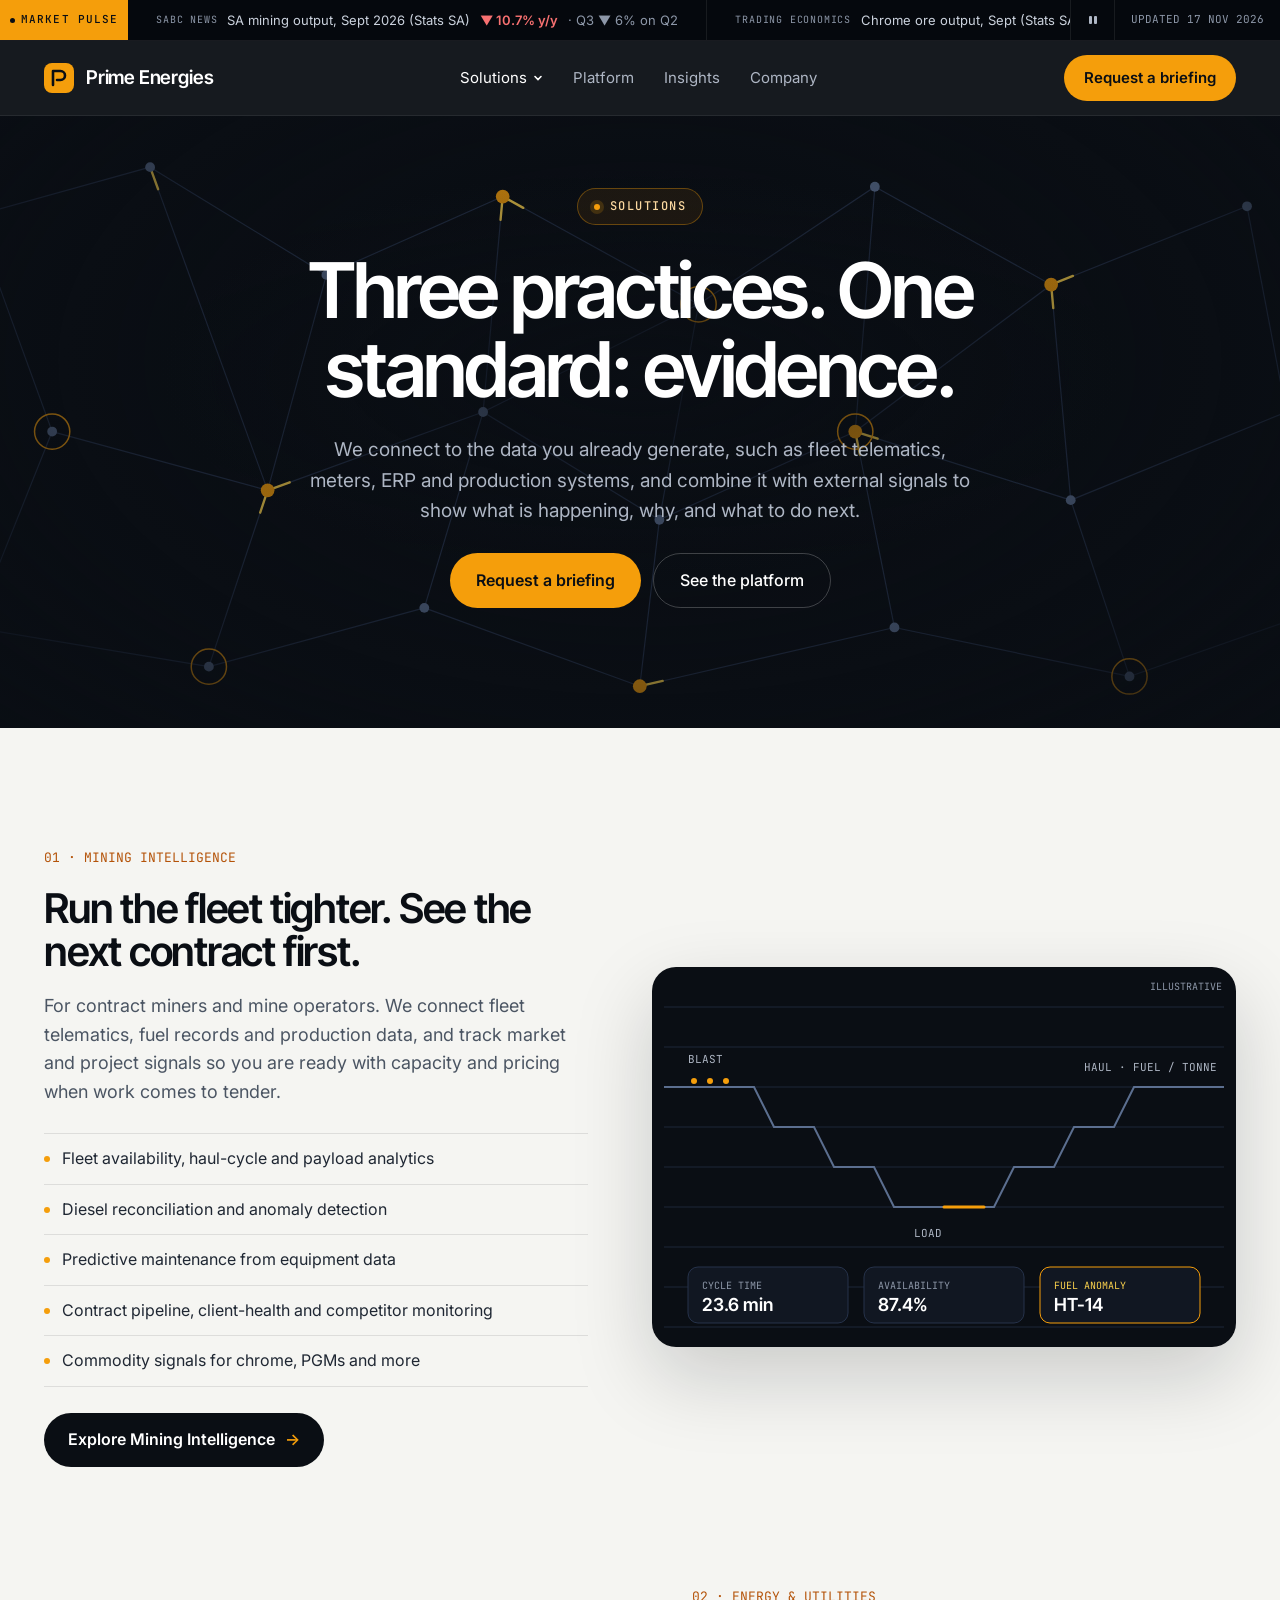
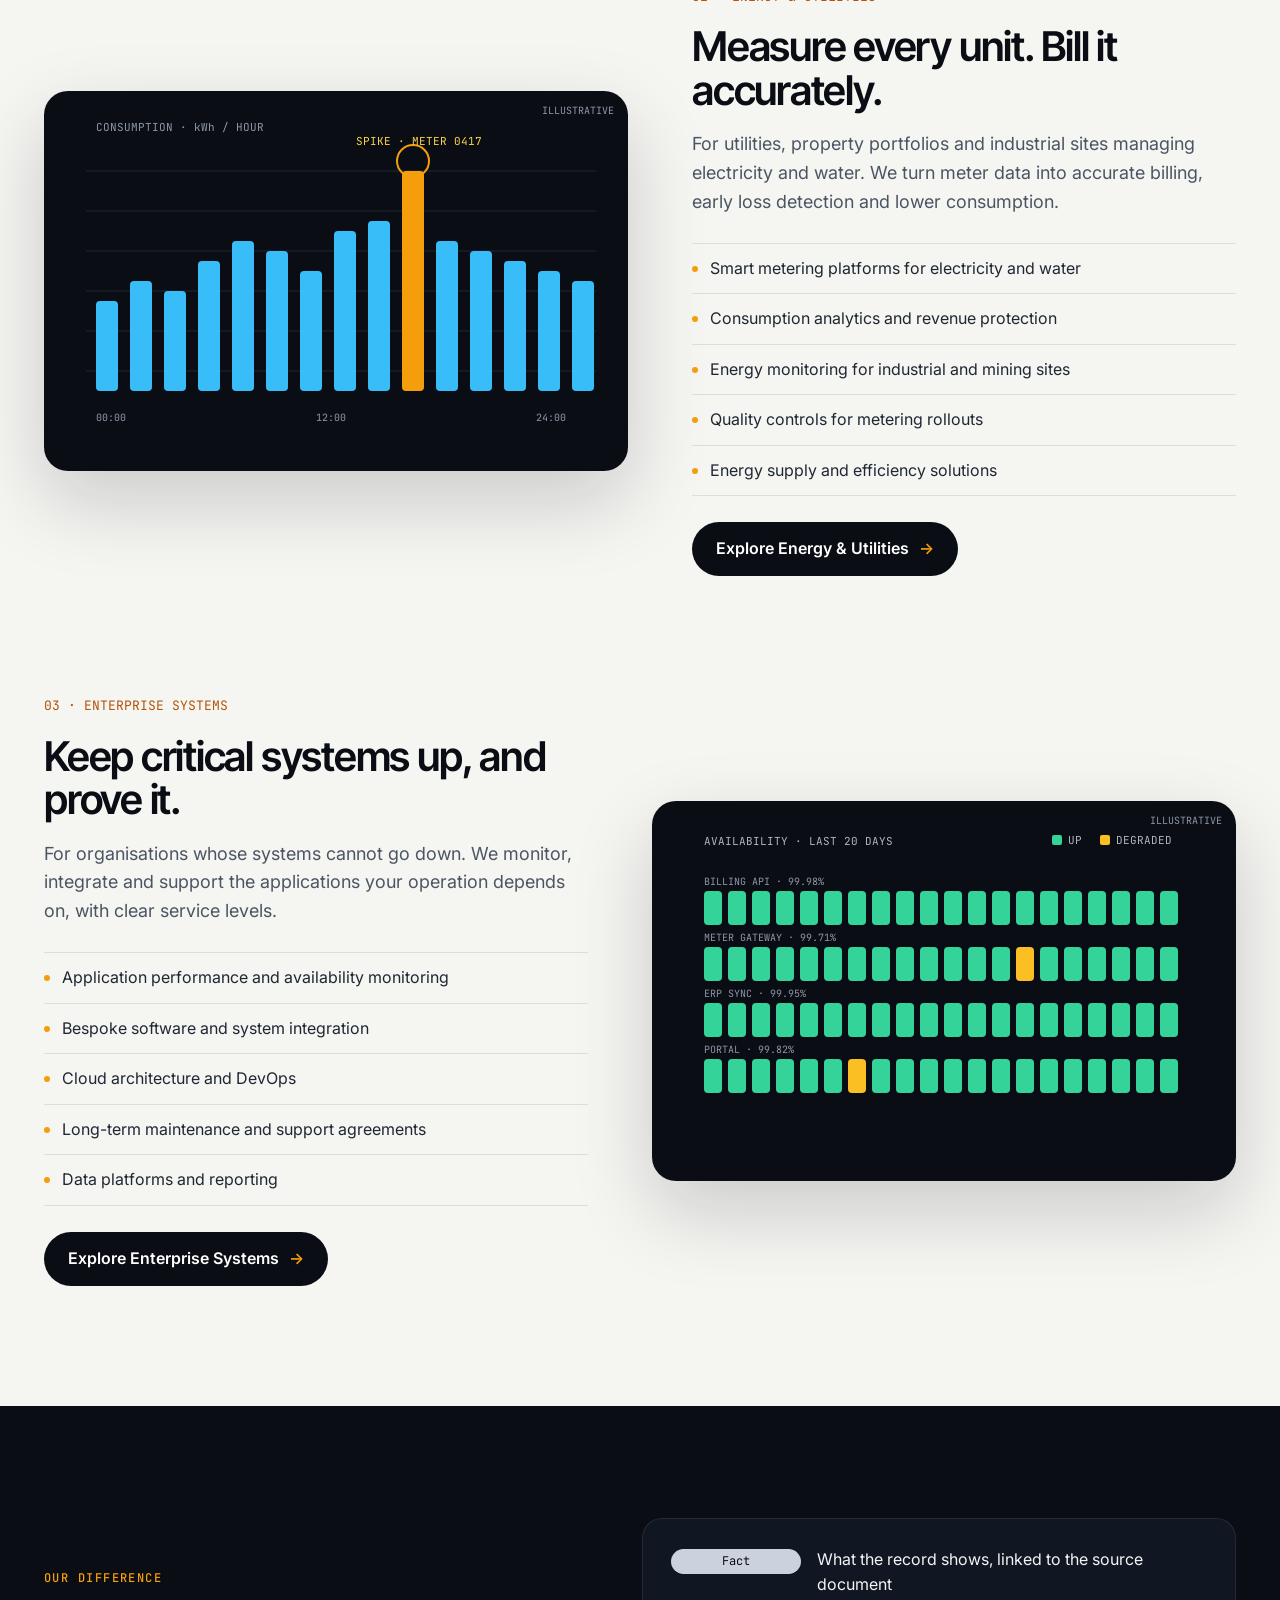
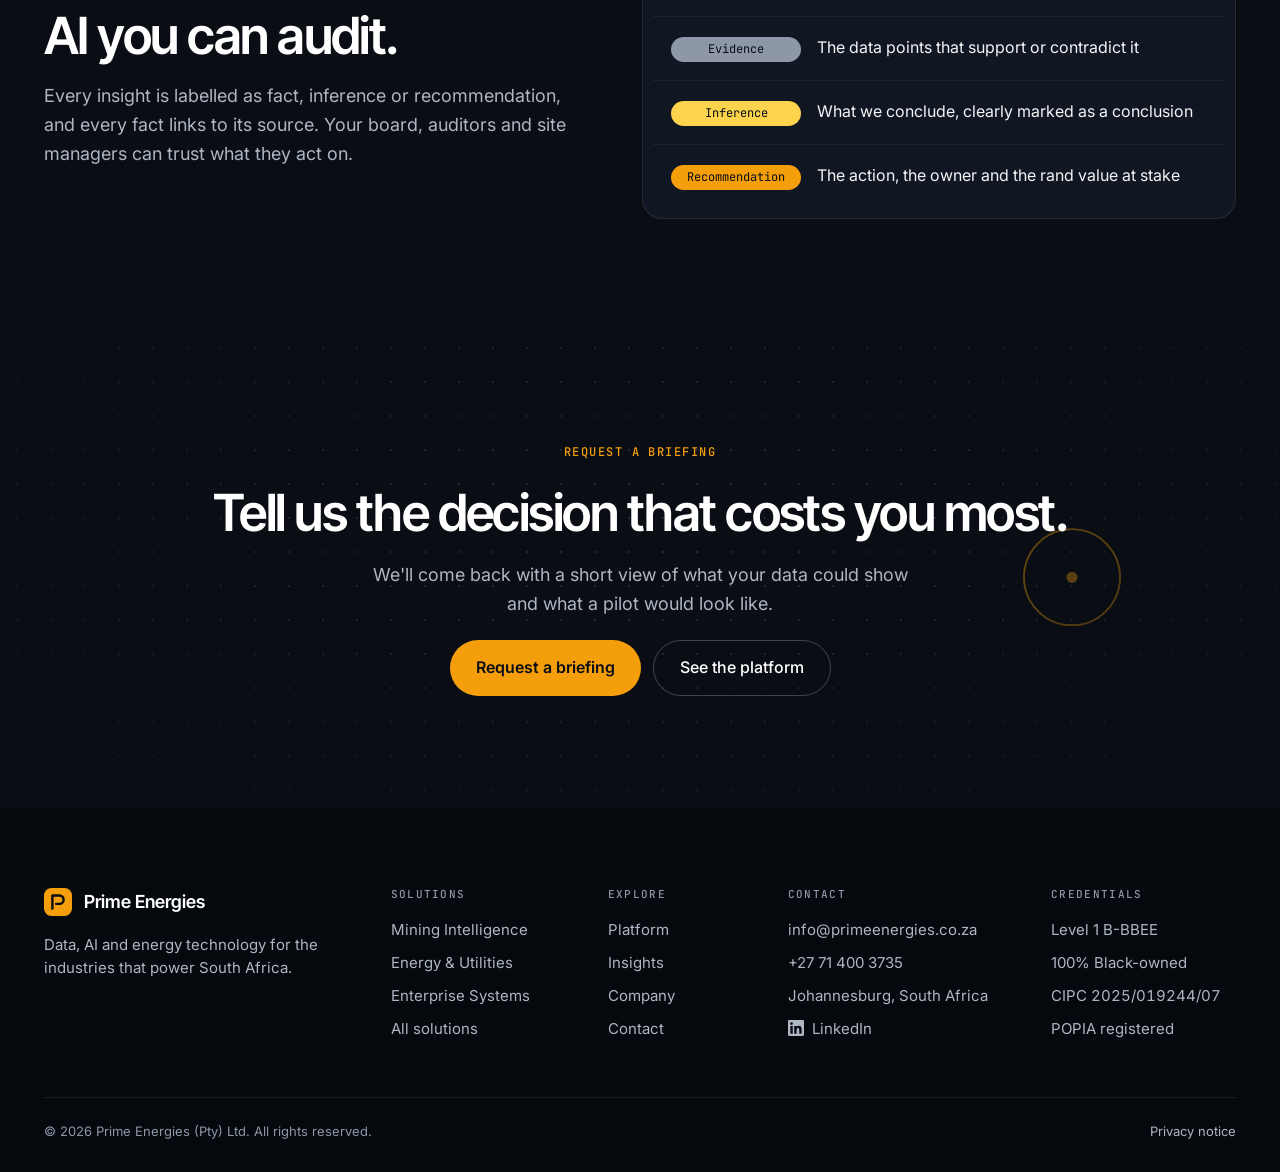
<file: solutions.html>
<!doctype html>
<html lang="en">
<head>
<meta charset="utf-8">
<meta name="viewport" content="width=device-width, initial-scale=1">
<meta name="format-detection" content="telephone=no, date=no, address=no, email=no">
<title>Solutions | Prime Energies</title>
<meta name="description" content="Mining intelligence, energy and utilities technology, and enterprise systems monitoring from Prime Energies.">
<meta property="og:title" content="Solutions | Prime Energies">
<meta property="og:description" content="Mining intelligence, energy and utilities technology, and enterprise systems monitoring from Prime Energies.">
<meta property="og:type" content="website">
<meta name="theme-color" content="#0A0E14">
<link rel="canonical" href="https://primeenergies.co.za/solutions.html">
<meta property="og:url" content="https://primeenergies.co.za/solutions.html">
<meta property="og:site_name" content="Prime Energies">
<meta property="og:image" content="https://primeenergies.co.za/assets/og-image.png">
<meta property="og:image:width" content="1200">
<meta property="og:image:height" content="630">
<meta name="twitter:card" content="summary_large_image">
<link rel="icon" href="favicon.ico" sizes="48x48">
<link rel="icon" href="assets/favicon-96.png" type="image/png" sizes="96x96">
<link rel="icon" href="assets/favicon-192.png" type="image/png" sizes="192x192">
<link rel="icon" href="assets/icon.svg" type="image/svg+xml">
<link rel="apple-touch-icon" href="assets/apple-touch-icon.png">

<noscript><style>.pe-menu-btn{display:none!important}.pe-hide-sm{display:flex!important;flex-wrap:wrap}</style></noscript>
<link rel="preconnect" href="https://fonts.googleapis.com">
<link rel="preconnect" href="https://fonts.gstatic.com" crossorigin="anonymous">
<link href="https://fonts.googleapis.com/css2?family=Inter+Tight:wght@500;600;700&amp;family=Inter:wght@400;500;600&amp;family=JetBrains+Mono:wght@400;500&amp;display=swap" rel="stylesheet">
<link rel="stylesheet" href="assets/site.css?v=202611172248">
</head>
<body>
<div style="min-height: 100vh; background-color: #F5F5F2; color: #0A0E14; font-family: Inter, system-ui, sans-serif; font-size: 16px; line-height: 1.6; overflow-x: clip">
<a class="pe-skip" href="#main">Skip to content</a><div class="pe-top" style="position: sticky; top: 0; z-index: 50"><div class="pe-ticker" role="region" aria-label="Mining market pulse" style="position: relative; z-index: 6; display: flex; align-items: stretch; background-color: #05080D; border-bottom: 1px solid rgba(255,255,255,.08); overflow: hidden">
<a href="insights.html" class="pe-pulse-tag" aria-label="Market Pulse: all news" style="flex-shrink: 0; display: flex; align-items: center; gap: 6px; padding: 0 10px; background-color: #F59E0B; color: #0A0E14; font-family: 'JetBrains Mono', monospace; font-size: 11px; font-weight: 500; letter-spacing: .1em; z-index: 2">
<span class="pe-live" style="width: 5px; height: 5px; border-radius: 50%; background-color: #0A0E14; display: inline-block"></span><span class="pe-hide-sm">MARKET PULSE</span><span class="pe-show-sm">PULSE</span></a>
<div style="flex: 1 1 auto; min-width: 0; overflow: hidden"><div class="pe-belt"><div style="display: flex; align-items: center; white-space: nowrap"><a href="https://www.sabcnews.com/sabcnews/sa-mining-production-plunges-by-10-7-year-on-year-in-september/" target="_blank" rel="noopener" class="pe-tick" style="display: inline-flex; align-items: center; gap: 10px; padding: 0 28px; border-right: 1px solid rgba(255,255,255,.08); font-size: 13px; min-height: 40px"><span style="font-family: 'JetBrains Mono', monospace; font-size: 10px; letter-spacing: .08em; color: #8D97A8">SABC NEWS</span><span>SA mining output, Sept 2026 (Stats SA)</span><span style="font-weight: 600; color: #F87171">▼ 10.7% y/y</span> <span style="color: #8D97A8">· Q3 ▼ 6% on Q2</span></a><a href="https://tradingeconomics.com/south-africa/mining-production" target="_blank" rel="noopener" class="pe-tick" style="display: inline-flex; align-items: center; gap: 10px; padding: 0 28px; border-right: 1px solid rgba(255,255,255,.08); font-size: 13px; min-height: 40px"><span style="font-family: 'JetBrains Mono', monospace; font-size: 10px; letter-spacing: .08em; color: #8D97A8">TRADING ECONOMICS</span><span>Chrome ore output, Sept (Stats SA)</span><span style="font-weight: 600; color: #34D399">▲ 13.1% y/y</span> <span style="color: #8D97A8">· Manganese ▲ 12.8%</span></a><a href="https://news.metal.com/newscontent/YYYMZWUZQALMFIA4WNA7RKLA23WEX3Q63YMIAIQ-south-africa-september-mining-output-falls-107-yoy-iron-ore-down-237" target="_blank" rel="noopener" class="pe-tick" style="display: inline-flex; align-items: center; gap: 10px; padding: 0 28px; border-right: 1px solid rgba(255,255,255,.08); font-size: 13px; min-height: 40px"><span style="font-family: 'JetBrains Mono', monospace; font-size: 10px; letter-spacing: .08em; color: #8D97A8">SMM</span><span>Iron ore output, Sept (Stats SA)</span><span style="font-weight: 600; color: #F87171">▼ 23.7% y/y</span> <span style="color: #8D97A8">· Diamonds ▼ 63.1%</span></a><a href="https://dfa.co.za/news/2026-11-16-iron-ore-and-diamond-output-slump-as-annual-mining-costs-rise/" target="_blank" rel="noopener" class="pe-tick" style="display: inline-flex; align-items: center; gap: 10px; padding: 0 28px; border-right: 1px solid rgba(255,255,255,.08); font-size: 13px; min-height: 40px"><span style="font-family: 'JetBrains Mono', monospace; font-size: 10px; letter-spacing: .08em; color: #8D97A8">DFA</span><span>Mining input cost inflation (Minerals Council)</span><span style="font-weight: 600; color: #FCD34D">▲ 4.9% y/y</span></a><a href="https://news.metal.com/newscontent/104191931-smm-chromium-daily-review-low-trading-activity-market-under-pressure" target="_blank" rel="noopener" class="pe-tick" style="display: inline-flex; align-items: center; gap: 10px; padding: 0 28px; border-right: 1px solid rgba(255,255,255,.08); font-size: 13px; min-height: 40px"><span style="font-family: 'JetBrains Mono', monospace; font-size: 10px; letter-spacing: .08em; color: #8D97A8">SMM</span><span>SA 40–42% chrome fines, CIF China</span><span style="font-weight: 600; color: #93C5FD">$255/t</span> <span style="color: #8D97A8">· Flat · 2 Nov</span></a><a href="https://www.miningweekly.com/article/merafe-ferrochrome-hits-61-000-t-year-to-date-mark-as-smelter-ramp-up-proceeds-2026-11-03" target="_blank" rel="noopener" class="pe-tick" style="display: inline-flex; align-items: center; gap: 10px; padding: 0 28px; border-right: 1px solid rgba(255,255,255,.08); font-size: 13px; min-height: 40px"><span style="font-family: 'JetBrains Mono', monospace; font-size: 10px; letter-spacing: .08em; color: #8D97A8">MINING WEEKLY</span><span>Merafe ferrochrome, 9 months</span><span style="font-weight: 600; color: #F87171">61,000 t</span> <span style="color: #8D97A8">· ▼ 46% y/y · smelters restarting</span></a><a href="https://www.sanews.gov.za/node/85531" target="_blank" rel="noopener" class="pe-tick" style="display: inline-flex; align-items: center; gap: 10px; padding: 0 28px; border-right: 1px solid rgba(255,255,255,.08); font-size: 13px; min-height: 40px"><span style="font-family: 'JetBrains Mono', monospace; font-size: 10px; letter-spacing: .08em; color: #8D97A8">SANEWS</span><span>Eskom days without load shedding</span><span style="font-weight: 600; color: #34D399">540+</span> <span style="color: #8D97A8">· 9 Nov</span></a><a href="https://www.miningmx.com/news/2026-11-11-why-south-africa-s-platinum-miners-are-piling-into-chrome/" target="_blank" rel="noopener" class="pe-tick" style="display: inline-flex; align-items: center; gap: 10px; padding: 0 28px; border-right: 1px solid rgba(255,255,255,.08); font-size: 13px; min-height: 40px"><span style="font-family: 'JetBrains Mono', monospace; font-size: 10px; letter-spacing: .08em; color: #8D97A8">MININGMX</span><span>PGM miners piling into chrome</span><span style="font-weight: 600; color: #93C5FD">11 Nov</span></a></div><div aria-hidden="true" style="display: flex; align-items: center; white-space: nowrap"><a href="https://www.sabcnews.com/sabcnews/sa-mining-production-plunges-by-10-7-year-on-year-in-september/" tabindex="-1" target="_blank" rel="noopener" class="pe-tick" style="display: inline-flex; align-items: center; gap: 10px; padding: 0 28px; border-right: 1px solid rgba(255,255,255,.08); font-size: 13px; min-height: 40px"><span style="font-family: 'JetBrains Mono', monospace; font-size: 10px; letter-spacing: .08em; color: #8D97A8">SABC NEWS</span><span>SA mining output, Sept 2026 (Stats SA)</span><span style="font-weight: 600; color: #F87171">▼ 10.7% y/y</span> <span style="color: #8D97A8">· Q3 ▼ 6% on Q2</span></a><a href="https://tradingeconomics.com/south-africa/mining-production" tabindex="-1" target="_blank" rel="noopener" class="pe-tick" style="display: inline-flex; align-items: center; gap: 10px; padding: 0 28px; border-right: 1px solid rgba(255,255,255,.08); font-size: 13px; min-height: 40px"><span style="font-family: 'JetBrains Mono', monospace; font-size: 10px; letter-spacing: .08em; color: #8D97A8">TRADING ECONOMICS</span><span>Chrome ore output, Sept (Stats SA)</span><span style="font-weight: 600; color: #34D399">▲ 13.1% y/y</span> <span style="color: #8D97A8">· Manganese ▲ 12.8%</span></a><a href="https://news.metal.com/newscontent/YYYMZWUZQALMFIA4WNA7RKLA23WEX3Q63YMIAIQ-south-africa-september-mining-output-falls-107-yoy-iron-ore-down-237" tabindex="-1" target="_blank" rel="noopener" class="pe-tick" style="display: inline-flex; align-items: center; gap: 10px; padding: 0 28px; border-right: 1px solid rgba(255,255,255,.08); font-size: 13px; min-height: 40px"><span style="font-family: 'JetBrains Mono', monospace; font-size: 10px; letter-spacing: .08em; color: #8D97A8">SMM</span><span>Iron ore output, Sept (Stats SA)</span><span style="font-weight: 600; color: #F87171">▼ 23.7% y/y</span> <span style="color: #8D97A8">· Diamonds ▼ 63.1%</span></a><a href="https://dfa.co.za/news/2026-11-16-iron-ore-and-diamond-output-slump-as-annual-mining-costs-rise/" tabindex="-1" target="_blank" rel="noopener" class="pe-tick" style="display: inline-flex; align-items: center; gap: 10px; padding: 0 28px; border-right: 1px solid rgba(255,255,255,.08); font-size: 13px; min-height: 40px"><span style="font-family: 'JetBrains Mono', monospace; font-size: 10px; letter-spacing: .08em; color: #8D97A8">DFA</span><span>Mining input cost inflation (Minerals Council)</span><span style="font-weight: 600; color: #FCD34D">▲ 4.9% y/y</span></a><a href="https://news.metal.com/newscontent/104191931-smm-chromium-daily-review-low-trading-activity-market-under-pressure" tabindex="-1" target="_blank" rel="noopener" class="pe-tick" style="display: inline-flex; align-items: center; gap: 10px; padding: 0 28px; border-right: 1px solid rgba(255,255,255,.08); font-size: 13px; min-height: 40px"><span style="font-family: 'JetBrains Mono', monospace; font-size: 10px; letter-spacing: .08em; color: #8D97A8">SMM</span><span>SA 40–42% chrome fines, CIF China</span><span style="font-weight: 600; color: #93C5FD">$255/t</span> <span style="color: #8D97A8">· Flat · 2 Nov</span></a><a href="https://www.miningweekly.com/article/merafe-ferrochrome-hits-61-000-t-year-to-date-mark-as-smelter-ramp-up-proceeds-2026-11-03" tabindex="-1" target="_blank" rel="noopener" class="pe-tick" style="display: inline-flex; align-items: center; gap: 10px; padding: 0 28px; border-right: 1px solid rgba(255,255,255,.08); font-size: 13px; min-height: 40px"><span style="font-family: 'JetBrains Mono', monospace; font-size: 10px; letter-spacing: .08em; color: #8D97A8">MINING WEEKLY</span><span>Merafe ferrochrome, 9 months</span><span style="font-weight: 600; color: #F87171">61,000 t</span> <span style="color: #8D97A8">· ▼ 46% y/y · smelters restarting</span></a><a href="https://www.sanews.gov.za/node/85531" tabindex="-1" target="_blank" rel="noopener" class="pe-tick" style="display: inline-flex; align-items: center; gap: 10px; padding: 0 28px; border-right: 1px solid rgba(255,255,255,.08); font-size: 13px; min-height: 40px"><span style="font-family: 'JetBrains Mono', monospace; font-size: 10px; letter-spacing: .08em; color: #8D97A8">SANEWS</span><span>Eskom days without load shedding</span><span style="font-weight: 600; color: #34D399">540+</span> <span style="color: #8D97A8">· 9 Nov</span></a><a href="https://www.miningmx.com/news/2026-11-11-why-south-africa-s-platinum-miners-are-piling-into-chrome/" tabindex="-1" target="_blank" rel="noopener" class="pe-tick" style="display: inline-flex; align-items: center; gap: 10px; padding: 0 28px; border-right: 1px solid rgba(255,255,255,.08); font-size: 13px; min-height: 40px"><span style="font-family: 'JetBrains Mono', monospace; font-size: 10px; letter-spacing: .08em; color: #8D97A8">MININGMX</span><span>PGM miners piling into chrome</span><span style="font-weight: 600; color: #93C5FD">11 Nov</span></a></div></div></div>
<button type="button" class="pe-tick-pause" aria-pressed="false" aria-label="Pause news ticker" style="flex-shrink: 0; width: 44px; min-height: 34px; display: flex; align-items: center; justify-content: center; background-color: #05080D; border: none; border-left: 1px solid rgba(255,255,255,.08); color: #AEB6C4; cursor: pointer; z-index: 2"><svg width="12" height="12" viewBox="0 0 12 12" aria-hidden="true"><rect x="2" y="2" width="3" height="8" rx="1" fill="currentColor"></rect><rect x="7" y="2" width="3" height="8" rx="1" fill="currentColor"></rect></svg></button>
<div class="pe-hide-sm" style="flex-shrink: 0; display: flex; align-items: center; padding: 0 16px; font-family: 'JetBrains Mono', monospace; font-size: 11px; color: #8D97A8; border-left: 1px solid rgba(255,255,255,.08); background-color: #05080D; z-index: 2">UPDATED 17 NOV 2026</div>
</div>
<!--/ticker--><header class="pe-header" style="position: relative; z-index: 50; background-color: rgba(10,14,20,.95); -webkit-backdrop-filter: blur(14px); backdrop-filter: blur(14px); border-bottom: 1px solid rgba(255,255,255,.07)">
<nav aria-label="Main" style="max-width: 1240px; margin: 0 auto; padding: 14px 24px; display: flex; align-items: center; justify-content: space-between; gap: 24px; flex-wrap: wrap">
<a href="index.html" style="display: flex; align-items: center; gap: 12px; color: #FFFFFF">
<svg width="30" height="30" viewBox="0 0 30 30" aria-hidden="true"><rect width="30" height="30" rx="8" fill="#F59E0B"></rect><path d="M9 22V8h7.5a4.5 4.5 0 0 1 0 9H13" fill="none" stroke="#0A0E14" stroke-width="2.6" stroke-linecap="round" stroke-linejoin="round"></path></svg>
<span style="font-family: 'Inter Tight', sans-serif; font-weight: 600; font-size: 19px; letter-spacing: -.01em">Prime Energies</span>
</a>
<div class="pe-hide-sm" style="display: flex; align-items: center; gap: 30px; font-size: 15px"><div class="pe-dd"><a href="solutions.html" aria-current="page" class="pe-navlink" style="color: #FFFFFF; display: inline-flex; align-items: center; gap: 6px; min-height: 44px">Solutions<svg width="10" height="10" viewBox="0 0 10 10" aria-hidden="true"><path d="M2 3.5l3 3 3-3" fill="none" stroke="currentColor" stroke-width="1.6" stroke-linecap="round"></path></svg></a><div class="pe-dd-menu"><a href="mining-intelligence.html"><span>Mining Intelligence</span><small>Fleet, diesel and contract intelligence</small></a><a href="energy-utilities.html"><span>Energy &amp; Utilities</span><small>Smart metering and energy analytics</small></a><a href="enterprise-systems.html"><span>Enterprise Systems</span><small>Monitoring, integration and support</small></a><a href="solutions.html" class="pe-dd-all">All solutions</a></div></div><a href="platform.html" class="pe-navlink" style="color: #AEB6C4">Platform</a><a href="insights.html" class="pe-navlink" style="color: #AEB6C4">Insights</a><a href="company.html" class="pe-navlink" style="color: #AEB6C4">Company</a></div>
<button type="button" class="pe-menu-btn" aria-expanded="false" aria-controls="pe-mobile-menu"><span class="pe-burger" aria-hidden="true"><i></i><i></i><i></i></span>Menu</button><a href="contact.html" class="pe-btn" style="background-color: #F59E0B; color: #0A0E14; font-weight: 600; font-size: 15px; padding: 11px 20px; border-radius: 999px; min-height: 44px; display: inline-flex; align-items: center">Request a briefing</a>
</nav>
<nav id="pe-mobile-menu" class="pe-mobile-menu" aria-label="Mobile" hidden><a class="pe-mm-link" href="index.html">Home<svg width="16" height="16" viewBox="0 0 16 16" aria-hidden="true"><path d="M6 3l5 5-5 5" fill="none" stroke="currentColor" stroke-width="1.8" stroke-linecap="round" stroke-linejoin="round"></path></svg></a><a class="pe-mm-link" href="solutions.html" aria-current="page">Solutions<svg width="16" height="16" viewBox="0 0 16 16" aria-hidden="true"><path d="M6 3l5 5-5 5" fill="none" stroke="currentColor" stroke-width="1.8" stroke-linecap="round" stroke-linejoin="round"></path></svg></a><div class="pe-mm-sub"><a href="mining-intelligence.html">Mining Intelligence</a><a href="energy-utilities.html">Energy &amp; Utilities</a><a href="enterprise-systems.html">Enterprise Systems</a></div><a class="pe-mm-link" href="platform.html">Platform<svg width="16" height="16" viewBox="0 0 16 16" aria-hidden="true"><path d="M6 3l5 5-5 5" fill="none" stroke="currentColor" stroke-width="1.8" stroke-linecap="round" stroke-linejoin="round"></path></svg></a><a class="pe-mm-link" href="insights.html">Insights<svg width="16" height="16" viewBox="0 0 16 16" aria-hidden="true"><path d="M6 3l5 5-5 5" fill="none" stroke="currentColor" stroke-width="1.8" stroke-linecap="round" stroke-linejoin="round"></path></svg></a><a class="pe-mm-link" href="company.html">Company<svg width="16" height="16" viewBox="0 0 16 16" aria-hidden="true"><path d="M6 3l5 5-5 5" fill="none" stroke="currentColor" stroke-width="1.8" stroke-linecap="round" stroke-linejoin="round"></path></svg></a><a class="pe-mm-link" href="contact.html">Contact<svg width="16" height="16" viewBox="0 0 16 16" aria-hidden="true"><path d="M6 3l5 5-5 5" fill="none" stroke="currentColor" stroke-width="1.8" stroke-linecap="round" stroke-linejoin="round"></path></svg></a><a class="pe-mm-cta" href="contact.html">Request a briefing</a><div class="pe-mm-foot"><a href="mailto:info@primeenergies.co.za">info@primeenergies.co.za</a><a href="tel:+27714003735">+27 71 400 3735</a></div></nav>
</header>
</div><main id="main" tabindex="-1" style="outline: none"><section style="position: relative; background-color: #0A0E14; color: #F3F4F6; overflow: hidden">
<div aria-hidden="true" style="position: absolute; inset: 0; overflow: hidden; pointer-events: none"><div class="pe-kb" style="position: absolute; inset: -6%">
<svg viewBox="0 0 1600 700" preserveAspectRatio="xMidYMid slice" style="width: 100%; height: 100%">
<g stroke="#26324A" stroke-width="1.2"><line x1="120" y1="140" x2="300" y2="90"></line><line x1="300" y1="90" x2="480" y2="200"></line><line x1="480" y1="200" x2="660" y2="120"></line><line x1="660" y1="120" x2="860" y2="230"></line><line x1="860" y1="230" x2="1040" y2="110"></line><line x1="1040" y1="110" x2="1220" y2="210"></line><line x1="1220" y1="210" x2="1420" y2="130"></line><line x1="120" y1="140" x2="200" y2="360"></line><line x1="480" y1="200" x2="420" y2="420"></line><line x1="660" y1="120" x2="640" y2="340"></line><line x1="860" y1="230" x2="820" y2="450"></line><line x1="1040" y1="110" x2="1020" y2="360"></line><line x1="1220" y1="210" x2="1240" y2="430"></line><line x1="1420" y1="130" x2="1460" y2="340"></line><line x1="200" y1="360" x2="420" y2="420"></line><line x1="420" y1="420" x2="640" y2="340"></line><line x1="640" y1="340" x2="820" y2="450"></line><line x1="820" y1="450" x2="1020" y2="360"></line><line x1="1020" y1="360" x2="1240" y2="430"></line><line x1="1240" y1="430" x2="1460" y2="340"></line><line x1="200" y1="360" x2="120" y2="560"></line><line x1="420" y1="420" x2="360" y2="600"></line><line x1="640" y1="340" x2="580" y2="540"></line><line x1="820" y1="450" x2="800" y2="620"></line><line x1="1020" y1="360" x2="1060" y2="560"></line><line x1="1240" y1="430" x2="1300" y2="610"></line><line x1="1460" y1="340" x2="1500" y2="540"></line><line x1="120" y1="560" x2="360" y2="600"></line><line x1="360" y1="600" x2="580" y2="540"></line><line x1="580" y1="540" x2="800" y2="620"></line><line x1="800" y1="620" x2="1060" y2="560"></line><line x1="1060" y1="560" x2="1300" y2="610"></line><line x1="1300" y1="610" x2="1500" y2="540"></line><line x1="300" y1="90" x2="420" y2="420"></line><line x1="860" y1="230" x2="640" y2="340"></line><line x1="1220" y1="210" x2="1020" y2="360"></line></g>
<g stroke="#FCD34D" stroke-width="2.4" stroke-linecap="round"><line x1="120" y1="140" x2="300" y2="90" class="pe-pulse-line" style="animation-delay: -0.0s; animation-duration: 3.0s"></line><line x1="660" y1="120" x2="860" y2="230" class="pe-pulse-line" style="animation-delay: -1.1s; animation-duration: 6.0s"></line><line x1="1220" y1="210" x2="1420" y2="130" class="pe-pulse-line" style="animation-delay: -2.2s; animation-duration: 5.0s"></line><line x1="660" y1="120" x2="640" y2="340" class="pe-pulse-line" style="animation-delay: -3.3s; animation-duration: 4.0s"></line><line x1="1220" y1="210" x2="1240" y2="430" class="pe-pulse-line" style="animation-delay: -4.4s; animation-duration: 3.0s"></line><line x1="420" y1="420" x2="640" y2="340" class="pe-pulse-line" style="animation-delay: -0.5s; animation-duration: 6.0s"></line><line x1="1020" y1="360" x2="1240" y2="430" class="pe-pulse-line" style="animation-delay: -1.7s; animation-duration: 5.0s"></line><line x1="420" y1="420" x2="360" y2="600" class="pe-pulse-line" style="animation-delay: -2.8s; animation-duration: 4.0s"></line><line x1="1020" y1="360" x2="1060" y2="560" class="pe-pulse-line" style="animation-delay: -3.9s; animation-duration: 3.0s"></line><line x1="120" y1="560" x2="360" y2="600" class="pe-pulse-line" style="animation-delay: -5.0s; animation-duration: 6.0s"></line><line x1="800" y1="620" x2="1060" y2="560" class="pe-pulse-line" style="animation-delay: -1.1s; animation-duration: 5.0s"></line><line x1="300" y1="90" x2="420" y2="420" class="pe-pulse-line" style="animation-delay: -2.2s; animation-duration: 4.0s"></line></g>
<circle cx="120" cy="140" r="18" fill="none" stroke="#F59E0B" stroke-width="1.5" class="pe-ping" style="animation-delay: -0.0s"></circle><circle cx="120" cy="140" r="7" fill="#F59E0B" class="pe-live" style="animation-delay: -0.0s"></circle><circle cx="300" cy="90" r="5" fill="#5B6E8F" class="pe-live" style="animation-delay: -0.3s"></circle><circle cx="480" cy="200" r="5" fill="#5B6E8F" class="pe-live" style="animation-delay: -0.6s"></circle><circle cx="660" cy="120" r="7" fill="#F59E0B" class="pe-live" style="animation-delay: -0.9s"></circle><circle cx="860" cy="230" r="18" fill="none" stroke="#F59E0B" stroke-width="1.5" class="pe-ping" style="animation-delay: -1.6s"></circle><circle cx="860" cy="230" r="5" fill="#5B6E8F" class="pe-live" style="animation-delay: -1.2s"></circle><circle cx="1040" cy="110" r="5" fill="#5B6E8F" class="pe-live" style="animation-delay: -1.5s"></circle><circle cx="1220" cy="210" r="7" fill="#F59E0B" class="pe-live" style="animation-delay: -1.8s"></circle><circle cx="1420" cy="130" r="5" fill="#5B6E8F" class="pe-live" style="animation-delay: -2.1s"></circle><circle cx="200" cy="360" r="18" fill="none" stroke="#F59E0B" stroke-width="1.5" class="pe-ping" style="animation-delay: -3.2s"></circle><circle cx="200" cy="360" r="5" fill="#5B6E8F" class="pe-live" style="animation-delay: -2.4s"></circle><circle cx="420" cy="420" r="7" fill="#F59E0B" class="pe-live" style="animation-delay: -2.7s"></circle><circle cx="640" cy="340" r="5" fill="#5B6E8F" class="pe-live" style="animation-delay: -3.0s"></circle><circle cx="820" cy="450" r="5" fill="#5B6E8F" class="pe-live" style="animation-delay: -3.3s"></circle><circle cx="1020" cy="360" r="18" fill="none" stroke="#F59E0B" stroke-width="1.5" class="pe-ping" style="animation-delay: -4.8s"></circle><circle cx="1020" cy="360" r="7" fill="#F59E0B" class="pe-live" style="animation-delay: -3.6s"></circle><circle cx="1240" cy="430" r="5" fill="#5B6E8F" class="pe-live" style="animation-delay: -3.9s"></circle><circle cx="1460" cy="340" r="5" fill="#5B6E8F" class="pe-live" style="animation-delay: -4.2s"></circle><circle cx="120" cy="560" r="7" fill="#F59E0B" class="pe-live" style="animation-delay: -4.5s"></circle><circle cx="360" cy="600" r="18" fill="none" stroke="#F59E0B" stroke-width="1.5" class="pe-ping" style="animation-delay: -6.4s"></circle><circle cx="360" cy="600" r="5" fill="#5B6E8F" class="pe-live" style="animation-delay: -4.8s"></circle><circle cx="580" cy="540" r="5" fill="#5B6E8F" class="pe-live" style="animation-delay: -5.1s"></circle><circle cx="800" cy="620" r="7" fill="#F59E0B" class="pe-live" style="animation-delay: -5.4s"></circle><circle cx="1060" cy="560" r="5" fill="#5B6E8F" class="pe-live" style="animation-delay: -5.7s"></circle><circle cx="1300" cy="610" r="18" fill="none" stroke="#F59E0B" stroke-width="1.5" class="pe-ping" style="animation-delay: -8.0s"></circle><circle cx="1300" cy="610" r="5" fill="#5B6E8F" class="pe-live" style="animation-delay: -6.0s"></circle><circle cx="1500" cy="540" r="7" fill="#F59E0B" class="pe-live" style="animation-delay: -6.3s"></circle>
</svg></div></div><div aria-hidden="true" style="position: absolute; inset: 0; pointer-events: none; background: radial-gradient(ellipse at 50% 40%, rgba(10,14,20,0) 0%, rgba(10,14,20,.55) 70%, rgba(10,14,20,.95) 100%); z-index: 1"></div><div aria-hidden="true" style="position: absolute; inset: 0; pointer-events: none; z-index: 1; background: radial-gradient(ellipse 52% 46% at 50% 42%, rgba(10,14,20,.86), rgba(10,14,20,0) 72%)"></div>
<div class="pe-in" style="position: relative; z-index: 2; max-width: 1240px; margin: 0 auto; padding: 72px 24px 120px; display: flex; flex-direction: column; align-items: center; text-align: center; gap: 26px">
<span class="pe-pill"><span class="pe-live pe-pill-dot"></span>Solutions</span>
<h1 style="margin: 0; max-width: 980px; font-family: 'Inter Tight', sans-serif; font-weight: 600; font-size: clamp(42px, 6vw, 84px); line-height: 1.03; letter-spacing: -.035em; color: #FFFFFF">Three practices. One standard: evidence.</h1>
<p style="margin: 0; max-width: 660px; font-size: 19px; color: #AEB6C4">We connect to the data you already generate, such as fleet telematics, meters, ERP and production systems, and combine it with external signals to show what is happening, why, and what to do next.</p>
<div style="display: flex; flex-wrap: wrap; gap: 12px; justify-content: center"><a href="contact.html" class="pe-btn" style="background-color: #F59E0B; color: #0A0E14; font-weight: 600; padding: 14px 26px; border-radius: 999px; min-height: 50px; display: inline-flex; align-items: center">Request a briefing</a><a href="platform.html" class="pe-ghost" style="border: 1px solid rgba(255,255,255,.22); color: #FFFFFF; font-weight: 500; padding: 14px 26px; border-radius: 999px; min-height: 50px; display: inline-flex; align-items: center">See the platform</a></div>
</div>
</section>
<section style="max-width: 1240px; margin: 0 auto; padding: 120px 24px; display: flex; flex-direction: column; gap: 120px"><div style="display: flex; flex-wrap: wrap; gap: 64px; align-items: center"><div class="pe-in" style="flex: 1 1 420px; min-width: 0; display: flex; flex-direction: column; gap: 18px"><span style="font-family: 'JetBrains Mono', monospace; font-size: 13px; color: #B45309">01 · MINING INTELLIGENCE</span><h2 style="margin: 0; font-family: 'Inter Tight', sans-serif; font-weight: 600; font-size: clamp(30px, 3.2vw, 44px); line-height: 1.06; letter-spacing: -.03em">Run the fleet tighter. See the next contract first.</h2><p style="margin: 0; color: #4B5563; font-size: 18px">For contract miners and mine operators. We connect fleet telematics, fuel records and production data, and track market and project signals so you are ready with capacity and pricing when work comes to tender.</p><ul style="margin: 8px 0 0; padding: 0; list-style: none; font-size: 16px; color: #1F2733; border-top: 1px solid rgba(10,14,20,.1)"><li style="display: flex; gap: 12px; align-items: baseline; padding: 12px 0; border-bottom: 1px solid rgba(10,14,20,.1)"><span aria-hidden="true" style="width: 6px; height: 6px; border-radius: 50%; background-color: #F59E0B; flex-shrink: 0; transform: translateY(-2px)"></span>Fleet availability, haul-cycle and payload analytics</li><li style="display: flex; gap: 12px; align-items: baseline; padding: 12px 0; border-bottom: 1px solid rgba(10,14,20,.1)"><span aria-hidden="true" style="width: 6px; height: 6px; border-radius: 50%; background-color: #F59E0B; flex-shrink: 0; transform: translateY(-2px)"></span>Diesel reconciliation and anomaly detection</li><li style="display: flex; gap: 12px; align-items: baseline; padding: 12px 0; border-bottom: 1px solid rgba(10,14,20,.1)"><span aria-hidden="true" style="width: 6px; height: 6px; border-radius: 50%; background-color: #F59E0B; flex-shrink: 0; transform: translateY(-2px)"></span>Predictive maintenance from equipment data</li><li style="display: flex; gap: 12px; align-items: baseline; padding: 12px 0; border-bottom: 1px solid rgba(10,14,20,.1)"><span aria-hidden="true" style="width: 6px; height: 6px; border-radius: 50%; background-color: #F59E0B; flex-shrink: 0; transform: translateY(-2px)"></span>Contract pipeline, client-health and competitor monitoring</li><li style="display: flex; gap: 12px; align-items: baseline; padding: 12px 0; border-bottom: 1px solid rgba(10,14,20,.1)"><span aria-hidden="true" style="width: 6px; height: 6px; border-radius: 50%; background-color: #F59E0B; flex-shrink: 0; transform: translateY(-2px)"></span>Commodity signals for chrome, PGMs and more</li></ul><a href="mining-intelligence.html" class="pe-btn" style="align-self: flex-start; margin-top: 8px; background-color: #0A0E14; color: #FFFFFF; font-weight: 600; padding: 14px 24px; border-radius: 999px; min-height: 50px; display: inline-flex; align-items: center; gap: 10px">Explore Mining Intelligence<span aria-hidden="true" style="color: #F59E0B">→</span></a></div><div class="pe-in pe-d2" style="flex: 1 1 460px; min-width: 0; background-color: #0A0E14; border-radius: 24px; overflow: hidden; position: relative; min-height: 380px; box-shadow: 0 30px 80px rgba(10,14,20,.18)"><svg viewBox="0 0 560 380" role="img" aria-label="Animated illustration: a haul truck climbs out of an opencast pit while data points are captured" style="position: absolute; inset: 0; width: 100%; height: 100%">
<g stroke="#1C2638" stroke-width="1"><line x1="0" y1="40" x2="560" y2="40"></line><line x1="0" y1="80" x2="560" y2="80"></line><line x1="0" y1="120" x2="560" y2="120"></line><line x1="0" y1="160" x2="560" y2="160"></line><line x1="0" y1="200" x2="560" y2="200"></line><line x1="0" y1="240" x2="560" y2="240"></line><line x1="0" y1="280" x2="560" y2="280"></line><line x1="0" y1="320" x2="560" y2="320"></line><line x1="0" y1="360" x2="560" y2="360"></line></g>
<polyline points="0,120 90,120 110,160 150,160 170,200 210,200 230,240 330,240 350,200 390,200 410,160 450,160 470,120 560,120" fill="none" stroke="#5B6E8F" stroke-width="2"></polyline>
<path d="M280 240 L330 240 L350 200 L390 200 L410 160 L450 160 L470 120 L540 120" fill="none" stroke="#F59E0B" stroke-width="3" stroke-linecap="round" style="stroke-dasharray: 40 600; animation: pe-travel 5s linear infinite"></path>
<g fill="#F59E0B"><circle cx="30" cy="114" r="3" class="pe-live"></circle><circle cx="46" cy="114" r="3" class="pe-live" style="animation-delay: .3s"></circle><circle cx="62" cy="114" r="3" class="pe-live" style="animation-delay: .6s"></circle></g>
<g font-family="JetBrains Mono, monospace" font-size="11" fill="#AEB6C4">
<text x="24" y="96">BLAST</text><text x="250" y="270">LOAD</text><text x="420" y="104">HAUL · FUEL / TONNE</text></g>
<rect x="24" y="300" width="160" height="56" rx="10" fill="#111722" stroke="#26324A"></rect><text class="pe-micro" x="38" y="322" font-family="JetBrains Mono, monospace" font-size="10" fill="#8D97A8">CYCLE TIME</text><text x="38" y="344" font-family="Inter Tight, sans-serif" font-size="18" font-weight="600" fill="#FFFFFF">23.6 min</text>
<rect x="200" y="300" width="160" height="56" rx="10" fill="#111722" stroke="#26324A"></rect><text class="pe-micro" x="214" y="322" font-family="JetBrains Mono, monospace" font-size="10" fill="#8D97A8">AVAILABILITY</text><text x="214" y="344" font-family="Inter Tight, sans-serif" font-size="18" font-weight="600" fill="#FFFFFF">87.4%</text>
<rect x="376" y="300" width="160" height="56" rx="10" fill="#111722" stroke="#F59E0B"></rect><text class="pe-micro" x="390" y="322" font-family="JetBrains Mono, monospace" font-size="10" fill="#FCD34D">FUEL ANOMALY</text><text x="390" y="344" font-family="Inter Tight, sans-serif" font-size="18" font-weight="600" fill="#FFFFFF">HT-14</text>
</svg><span style="position: absolute; right: 14px; top: 12px; font-family: 'JetBrains Mono', monospace; font-size: 10px; color: #8D97A8">ILLUSTRATIVE</span></div></div><div style="display: flex; flex-wrap: wrap; gap: 64px; align-items: center"><div class="pe-in pe-d2" style="flex: 1 1 460px; min-width: 0; background-color: #0A0E14; border-radius: 24px; overflow: hidden; position: relative; min-height: 380px; box-shadow: 0 30px 80px rgba(10,14,20,.18)"><svg viewBox="0 0 560 380" role="img" aria-label="Animated illustration: smart meter readings stream in and an unusual spike is flagged" style="position: absolute; inset: 0; width: 100%; height: 100%">
<g stroke="#1C2638" stroke-width="1"><line x1="30" y1="80" x2="540" y2="80"></line><line x1="30" y1="120" x2="540" y2="120"></line><line x1="30" y1="160" x2="540" y2="160"></line><line x1="30" y1="200" x2="540" y2="200"></line><line x1="30" y1="240" x2="540" y2="240"></line><line x1="30" y1="280" x2="540" y2="280"></line></g>
<rect x="40" y="210" width="22" height="90" rx="4" fill="#38BDF8" class="pe-bar" style="animation-delay: 0.00s"></rect><rect x="74" y="190" width="22" height="110" rx="4" fill="#38BDF8" class="pe-bar" style="animation-delay: 0.05s"></rect><rect x="108" y="200" width="22" height="100" rx="4" fill="#38BDF8" class="pe-bar" style="animation-delay: 0.10s"></rect><rect x="142" y="170" width="22" height="130" rx="4" fill="#38BDF8" class="pe-bar" style="animation-delay: 0.15s"></rect><rect x="176" y="150" width="22" height="150" rx="4" fill="#38BDF8" class="pe-bar" style="animation-delay: 0.20s"></rect><rect x="210" y="160" width="22" height="140" rx="4" fill="#38BDF8" class="pe-bar" style="animation-delay: 0.25s"></rect><rect x="244" y="180" width="22" height="120" rx="4" fill="#38BDF8" class="pe-bar" style="animation-delay: 0.30s"></rect><rect x="278" y="140" width="22" height="160" rx="4" fill="#38BDF8" class="pe-bar" style="animation-delay: 0.35s"></rect><rect x="312" y="130" width="22" height="170" rx="4" fill="#38BDF8" class="pe-bar" style="animation-delay: 0.40s"></rect><rect x="346" y="80" width="22" height="220" rx="4" fill="#F59E0B" class="pe-bar" style="animation-delay: 0.45s"></rect><rect x="380" y="150" width="22" height="150" rx="4" fill="#38BDF8" class="pe-bar" style="animation-delay: 0.50s"></rect><rect x="414" y="160" width="22" height="140" rx="4" fill="#38BDF8" class="pe-bar" style="animation-delay: 0.55s"></rect><rect x="448" y="170" width="22" height="130" rx="4" fill="#38BDF8" class="pe-bar" style="animation-delay: 0.60s"></rect><rect x="482" y="180" width="22" height="120" rx="4" fill="#38BDF8" class="pe-bar" style="animation-delay: 0.65s"></rect><rect x="516" y="190" width="22" height="110" rx="4" fill="#38BDF8" class="pe-bar" style="animation-delay: 0.70s"></rect>
<circle cx="357" cy="70" r="16" fill="none" stroke="#F59E0B" stroke-width="2" class="pe-ping"></circle>
<text class="pe-micro" x="300" y="54" font-family="JetBrains Mono, monospace" font-size="11" fill="#FCD34D">SPIKE · METER 0417</text>
<text class="pe-micro" x="40" y="40" font-family="JetBrains Mono, monospace" font-size="11" fill="#8D97A8">CONSUMPTION · kWh / HOUR</text>
<g font-family="JetBrains Mono, monospace" font-size="10" fill="#8D97A8"><text x="40" y="330">00:00</text><text x="260" y="330">12:00</text><text x="480" y="330">24:00</text></g>
</svg><span style="position: absolute; right: 14px; top: 12px; font-family: 'JetBrains Mono', monospace; font-size: 10px; color: #8D97A8">ILLUSTRATIVE</span></div><div class="pe-in" style="flex: 1 1 420px; min-width: 0; display: flex; flex-direction: column; gap: 18px"><span style="font-family: 'JetBrains Mono', monospace; font-size: 13px; color: #B45309">02 · ENERGY &amp; UTILITIES</span><h2 style="margin: 0; font-family: 'Inter Tight', sans-serif; font-weight: 600; font-size: clamp(30px, 3.2vw, 44px); line-height: 1.06; letter-spacing: -.03em">Measure every unit. Bill it accurately.</h2><p style="margin: 0; color: #4B5563; font-size: 18px">For utilities, property portfolios and industrial sites managing electricity and water. We turn meter data into accurate billing, early loss detection and lower consumption.</p><ul style="margin: 8px 0 0; padding: 0; list-style: none; font-size: 16px; color: #1F2733; border-top: 1px solid rgba(10,14,20,.1)"><li style="display: flex; gap: 12px; align-items: baseline; padding: 12px 0; border-bottom: 1px solid rgba(10,14,20,.1)"><span aria-hidden="true" style="width: 6px; height: 6px; border-radius: 50%; background-color: #F59E0B; flex-shrink: 0; transform: translateY(-2px)"></span>Smart metering platforms for electricity and water</li><li style="display: flex; gap: 12px; align-items: baseline; padding: 12px 0; border-bottom: 1px solid rgba(10,14,20,.1)"><span aria-hidden="true" style="width: 6px; height: 6px; border-radius: 50%; background-color: #F59E0B; flex-shrink: 0; transform: translateY(-2px)"></span>Consumption analytics and revenue protection</li><li style="display: flex; gap: 12px; align-items: baseline; padding: 12px 0; border-bottom: 1px solid rgba(10,14,20,.1)"><span aria-hidden="true" style="width: 6px; height: 6px; border-radius: 50%; background-color: #F59E0B; flex-shrink: 0; transform: translateY(-2px)"></span>Energy monitoring for industrial and mining sites</li><li style="display: flex; gap: 12px; align-items: baseline; padding: 12px 0; border-bottom: 1px solid rgba(10,14,20,.1)"><span aria-hidden="true" style="width: 6px; height: 6px; border-radius: 50%; background-color: #F59E0B; flex-shrink: 0; transform: translateY(-2px)"></span>Quality controls for metering rollouts</li><li style="display: flex; gap: 12px; align-items: baseline; padding: 12px 0; border-bottom: 1px solid rgba(10,14,20,.1)"><span aria-hidden="true" style="width: 6px; height: 6px; border-radius: 50%; background-color: #F59E0B; flex-shrink: 0; transform: translateY(-2px)"></span>Energy supply and efficiency solutions</li></ul><a href="energy-utilities.html" class="pe-btn" style="align-self: flex-start; margin-top: 8px; background-color: #0A0E14; color: #FFFFFF; font-weight: 600; padding: 14px 24px; border-radius: 999px; min-height: 50px; display: inline-flex; align-items: center; gap: 10px">Explore Energy &amp; Utilities<span aria-hidden="true" style="color: #F59E0B">→</span></a></div></div><div style="display: flex; flex-wrap: wrap; gap: 64px; align-items: center"><div class="pe-in" style="flex: 1 1 420px; min-width: 0; display: flex; flex-direction: column; gap: 18px"><span style="font-family: 'JetBrains Mono', monospace; font-size: 13px; color: #B45309">03 · ENTERPRISE SYSTEMS</span><h2 style="margin: 0; font-family: 'Inter Tight', sans-serif; font-weight: 600; font-size: clamp(30px, 3.2vw, 44px); line-height: 1.06; letter-spacing: -.03em">Keep critical systems up, and prove it.</h2><p style="margin: 0; color: #4B5563; font-size: 18px">For organisations whose systems cannot go down. We monitor, integrate and support the applications your operation depends on, with clear service levels.</p><ul style="margin: 8px 0 0; padding: 0; list-style: none; font-size: 16px; color: #1F2733; border-top: 1px solid rgba(10,14,20,.1)"><li style="display: flex; gap: 12px; align-items: baseline; padding: 12px 0; border-bottom: 1px solid rgba(10,14,20,.1)"><span aria-hidden="true" style="width: 6px; height: 6px; border-radius: 50%; background-color: #F59E0B; flex-shrink: 0; transform: translateY(-2px)"></span>Application performance and availability monitoring</li><li style="display: flex; gap: 12px; align-items: baseline; padding: 12px 0; border-bottom: 1px solid rgba(10,14,20,.1)"><span aria-hidden="true" style="width: 6px; height: 6px; border-radius: 50%; background-color: #F59E0B; flex-shrink: 0; transform: translateY(-2px)"></span>Bespoke software and system integration</li><li style="display: flex; gap: 12px; align-items: baseline; padding: 12px 0; border-bottom: 1px solid rgba(10,14,20,.1)"><span aria-hidden="true" style="width: 6px; height: 6px; border-radius: 50%; background-color: #F59E0B; flex-shrink: 0; transform: translateY(-2px)"></span>Cloud architecture and DevOps</li><li style="display: flex; gap: 12px; align-items: baseline; padding: 12px 0; border-bottom: 1px solid rgba(10,14,20,.1)"><span aria-hidden="true" style="width: 6px; height: 6px; border-radius: 50%; background-color: #F59E0B; flex-shrink: 0; transform: translateY(-2px)"></span>Long-term maintenance and support agreements</li><li style="display: flex; gap: 12px; align-items: baseline; padding: 12px 0; border-bottom: 1px solid rgba(10,14,20,.1)"><span aria-hidden="true" style="width: 6px; height: 6px; border-radius: 50%; background-color: #F59E0B; flex-shrink: 0; transform: translateY(-2px)"></span>Data platforms and reporting</li></ul><a href="enterprise-systems.html" class="pe-btn" style="align-self: flex-start; margin-top: 8px; background-color: #0A0E14; color: #FFFFFF; font-weight: 600; padding: 14px 24px; border-radius: 999px; min-height: 50px; display: inline-flex; align-items: center; gap: 10px">Explore Enterprise Systems<span aria-hidden="true" style="color: #F59E0B">→</span></a></div><div class="pe-in pe-d2" style="flex: 1 1 460px; min-width: 0; background-color: #0A0E14; border-radius: 24px; overflow: hidden; position: relative; min-height: 380px; box-shadow: 0 30px 80px rgba(10,14,20,.18)"><svg viewBox="0 0 560 380" role="img" aria-label="Animated illustration: application uptime monitor with two incidents flagged" style="position: absolute; inset: 0; width: 100%; height: 100%">
<text class="pe-micro" x="40" y="44" font-family="JetBrains Mono, monospace" font-size="11" fill="#AEB6C4">AVAILABILITY · LAST 20 DAYS</text>
<rect x="388" y="34" width="10" height="10" rx="2" fill="#34D399"></rect><text class="pe-micro" x="404" y="43" font-family="JetBrains Mono, monospace" font-size="11" fill="#AEB6C4">UP</text>
<rect x="436" y="34" width="10" height="10" rx="2" fill="#FBBF24"></rect><text class="pe-micro" x="452" y="43" font-family="JetBrains Mono, monospace" font-size="11" fill="#AEB6C4">DEGRADED</text>
<text class="pe-micro" x="40" y="84" font-family="JetBrains Mono, monospace" font-size="10" fill="#8D97A8">BILLING API · 99.98%</text><text class="pe-micro" x="40" y="140" font-family="JetBrains Mono, monospace" font-size="10" fill="#8D97A8">METER GATEWAY · 99.71%</text><text class="pe-micro" x="40" y="196" font-family="JetBrains Mono, monospace" font-size="10" fill="#8D97A8">ERP SYNC · 99.95%</text><text class="pe-micro" x="40" y="252" font-family="JetBrains Mono, monospace" font-size="10" fill="#8D97A8">PORTAL · 99.82%</text><rect x="40" y="90" width="18" height="34" rx="4" fill="#34D399"></rect><rect x="64" y="90" width="18" height="34" rx="4" fill="#34D399"></rect><rect x="88" y="90" width="18" height="34" rx="4" fill="#34D399"></rect><rect x="112" y="90" width="18" height="34" rx="4" fill="#34D399"></rect><rect x="136" y="90" width="18" height="34" rx="4" fill="#34D399"></rect><rect x="160" y="90" width="18" height="34" rx="4" fill="#34D399"></rect><rect x="184" y="90" width="18" height="34" rx="4" fill="#34D399"></rect><rect x="208" y="90" width="18" height="34" rx="4" fill="#34D399"></rect><rect x="232" y="90" width="18" height="34" rx="4" fill="#34D399"></rect><rect x="256" y="90" width="18" height="34" rx="4" fill="#34D399"></rect><rect x="280" y="90" width="18" height="34" rx="4" fill="#34D399"></rect><rect x="304" y="90" width="18" height="34" rx="4" fill="#34D399"></rect><rect x="328" y="90" width="18" height="34" rx="4" fill="#34D399"></rect><rect x="352" y="90" width="18" height="34" rx="4" fill="#34D399"></rect><rect x="376" y="90" width="18" height="34" rx="4" fill="#34D399"></rect><rect x="400" y="90" width="18" height="34" rx="4" fill="#34D399"></rect><rect x="424" y="90" width="18" height="34" rx="4" fill="#34D399"></rect><rect x="448" y="90" width="18" height="34" rx="4" fill="#34D399"></rect><rect x="472" y="90" width="18" height="34" rx="4" fill="#34D399"></rect><rect x="496" y="90" width="18" height="34" rx="4" fill="#34D399"></rect><rect x="40" y="146" width="18" height="34" rx="4" fill="#34D399"></rect><rect x="64" y="146" width="18" height="34" rx="4" fill="#34D399"></rect><rect x="88" y="146" width="18" height="34" rx="4" fill="#34D399"></rect><rect x="112" y="146" width="18" height="34" rx="4" fill="#34D399"></rect><rect x="136" y="146" width="18" height="34" rx="4" fill="#34D399"></rect><rect x="160" y="146" width="18" height="34" rx="4" fill="#34D399"></rect><rect x="184" y="146" width="18" height="34" rx="4" fill="#34D399"></rect><rect x="208" y="146" width="18" height="34" rx="4" fill="#34D399"></rect><rect x="232" y="146" width="18" height="34" rx="4" fill="#34D399"></rect><rect x="256" y="146" width="18" height="34" rx="4" fill="#34D399"></rect><rect x="280" y="146" width="18" height="34" rx="4" fill="#34D399"></rect><rect x="304" y="146" width="18" height="34" rx="4" fill="#34D399"></rect><rect x="328" y="146" width="18" height="34" rx="4" fill="#34D399"></rect><rect x="352" y="146" width="18" height="34" rx="4" fill="#FBBF24" class="pe-live"></rect><rect x="376" y="146" width="18" height="34" rx="4" fill="#34D399"></rect><rect x="400" y="146" width="18" height="34" rx="4" fill="#34D399"></rect><rect x="424" y="146" width="18" height="34" rx="4" fill="#34D399"></rect><rect x="448" y="146" width="18" height="34" rx="4" fill="#34D399"></rect><rect x="472" y="146" width="18" height="34" rx="4" fill="#34D399"></rect><rect x="496" y="146" width="18" height="34" rx="4" fill="#34D399"></rect><rect x="40" y="202" width="18" height="34" rx="4" fill="#34D399"></rect><rect x="64" y="202" width="18" height="34" rx="4" fill="#34D399"></rect><rect x="88" y="202" width="18" height="34" rx="4" fill="#34D399"></rect><rect x="112" y="202" width="18" height="34" rx="4" fill="#34D399"></rect><rect x="136" y="202" width="18" height="34" rx="4" fill="#34D399"></rect><rect x="160" y="202" width="18" height="34" rx="4" fill="#34D399"></rect><rect x="184" y="202" width="18" height="34" rx="4" fill="#34D399"></rect><rect x="208" y="202" width="18" height="34" rx="4" fill="#34D399"></rect><rect x="232" y="202" width="18" height="34" rx="4" fill="#34D399"></rect><rect x="256" y="202" width="18" height="34" rx="4" fill="#34D399"></rect><rect x="280" y="202" width="18" height="34" rx="4" fill="#34D399"></rect><rect x="304" y="202" width="18" height="34" rx="4" fill="#34D399"></rect><rect x="328" y="202" width="18" height="34" rx="4" fill="#34D399"></rect><rect x="352" y="202" width="18" height="34" rx="4" fill="#34D399"></rect><rect x="376" y="202" width="18" height="34" rx="4" fill="#34D399"></rect><rect x="400" y="202" width="18" height="34" rx="4" fill="#34D399"></rect><rect x="424" y="202" width="18" height="34" rx="4" fill="#34D399"></rect><rect x="448" y="202" width="18" height="34" rx="4" fill="#34D399"></rect><rect x="472" y="202" width="18" height="34" rx="4" fill="#34D399"></rect><rect x="496" y="202" width="18" height="34" rx="4" fill="#34D399"></rect><rect x="40" y="258" width="18" height="34" rx="4" fill="#34D399"></rect><rect x="64" y="258" width="18" height="34" rx="4" fill="#34D399"></rect><rect x="88" y="258" width="18" height="34" rx="4" fill="#34D399"></rect><rect x="112" y="258" width="18" height="34" rx="4" fill="#34D399"></rect><rect x="136" y="258" width="18" height="34" rx="4" fill="#34D399"></rect><rect x="160" y="258" width="18" height="34" rx="4" fill="#34D399"></rect><rect x="184" y="258" width="18" height="34" rx="4" fill="#FBBF24" class="pe-live"></rect><rect x="208" y="258" width="18" height="34" rx="4" fill="#34D399"></rect><rect x="232" y="258" width="18" height="34" rx="4" fill="#34D399"></rect><rect x="256" y="258" width="18" height="34" rx="4" fill="#34D399"></rect><rect x="280" y="258" width="18" height="34" rx="4" fill="#34D399"></rect><rect x="304" y="258" width="18" height="34" rx="4" fill="#34D399"></rect><rect x="328" y="258" width="18" height="34" rx="4" fill="#34D399"></rect><rect x="352" y="258" width="18" height="34" rx="4" fill="#34D399"></rect><rect x="376" y="258" width="18" height="34" rx="4" fill="#34D399"></rect><rect x="400" y="258" width="18" height="34" rx="4" fill="#34D399"></rect><rect x="424" y="258" width="18" height="34" rx="4" fill="#34D399"></rect><rect x="448" y="258" width="18" height="34" rx="4" fill="#34D399"></rect><rect x="472" y="258" width="18" height="34" rx="4" fill="#34D399"></rect><rect x="496" y="258" width="18" height="34" rx="4" fill="#34D399"></rect>
</svg><span style="position: absolute; right: 14px; top: 12px; font-family: 'JetBrains Mono', monospace; font-size: 10px; color: #8D97A8">ILLUSTRATIVE</span></div></div></section><section style="background-color: #0A0E14; color: #F3F4F6">
<div style="max-width: 1240px; margin: 0 auto; padding: 112px 24px; display: flex; flex-wrap: wrap; gap: 64px; align-items: center">
<div style="flex: 1 1 440px; min-width: 0; display: flex; flex-direction: column; gap: 20px"><span style="font-family: 'JetBrains Mono', monospace; font-size: 12px; font-weight: 500; letter-spacing: .12em; text-transform: uppercase; color: #F59E0B">Our difference</span><h2 style="margin: 0; font-family: 'Inter Tight', sans-serif; font-weight: 600; font-size: clamp(34px, 4vw, 56px); line-height: 1.06; letter-spacing: -.03em; color: #FFFFFF">AI you can audit.</h2>
<p style="margin: 0; color: #AEB6C4; font-size: 18px">Every insight is labelled as fact, inference or recommendation, and every fact links to its source. Your board, auditors and site managers can trust what they act on.</p></div>
<div style="flex: 1 1 500px; min-width: 0; background-color: #111722; border: 1px solid rgba(255,255,255,.08); border-radius: 20px; padding: 10px"><div class="pe-in pe-d1" style="display: flex; gap: 16px; padding: 18px; align-items: baseline; border-bottom: 1px solid rgba(255,255,255,.06);"><span style="font-family: 'JetBrains Mono', monospace; font-size: 12px; color: #0A0E14; background-color: #CBD2DD; padding: 3px 10px; border-radius: 999px; min-width: 130px; text-align: center">Fact</span><span style="font-size: 16px">What the record shows, linked to the source document</span></div><div class="pe-in pe-d2" style="display: flex; gap: 16px; padding: 18px; align-items: baseline; border-bottom: 1px solid rgba(255,255,255,.06);"><span style="font-family: 'JetBrains Mono', monospace; font-size: 12px; color: #0A0E14; background-color: #8D97A8; padding: 3px 10px; border-radius: 999px; min-width: 130px; text-align: center">Evidence</span><span style="font-size: 16px">The data points that support or contradict it</span></div><div class="pe-in pe-d3" style="display: flex; gap: 16px; padding: 18px; align-items: baseline; border-bottom: 1px solid rgba(255,255,255,.06);"><span style="font-family: 'JetBrains Mono', monospace; font-size: 12px; color: #0A0E14; background-color: #FCD34D; padding: 3px 10px; border-radius: 999px; min-width: 130px; text-align: center">Inference</span><span style="font-size: 16px">What we conclude, clearly marked as a conclusion</span></div><div class="pe-in pe-d4" style="display: flex; gap: 16px; padding: 18px; align-items: baseline;"><span style="font-family: 'JetBrains Mono', monospace; font-size: 12px; color: #0A0E14; background-color: #F59E0B; padding: 3px 10px; border-radius: 999px; min-width: 130px; text-align: center">Recommendation</span><span style="font-size: 16px">The action, the owner and the rand value at stake</span></div></div>
</div></section>
<section style="position: relative; background-color: #0A0E14; color: #F3F4F6; overflow: hidden">
<div aria-hidden="true" style="position: absolute; inset: 0; overflow: hidden; pointer-events: none"><div class="pe-dots" style="position: absolute; inset: 0; background-image: radial-gradient(#243149 1.3px, transparent 1.5px); background-size: 34px 34px; opacity: .8"></div><div class="pe-hide-sm" style="position: absolute; inset: 0; opacity: .55"><svg viewBox="0 0 1600 700" preserveAspectRatio="xMidYMid slice" style="width: 100%; height: 100%"><circle cx="1340" cy="360" r="60" fill="none" stroke="#F59E0B" stroke-width="2" class="pe-ping"></circle><circle cx="1340" cy="360" r="60" fill="none" stroke="#F59E0B" stroke-width="2" class="pe-ping" style="animation-delay: -1.8s"></circle><circle cx="1340" cy="360" r="7" fill="#F59E0B"></circle></svg></div></div><div aria-hidden="true" style="position: absolute; inset: 0; pointer-events: none; background: radial-gradient(ellipse at 50% 40%, rgba(10,14,20,0) 0%, rgba(10,14,20,.55) 70%, rgba(10,14,20,.95) 100%); z-index: 1"></div>
<div style="position: relative; z-index: 2; max-width: 1240px; margin: 0 auto; padding: 112px 24px; display: flex; flex-direction: column; align-items: center; text-align: center; gap: 22px">
<span style="font-family: 'JetBrains Mono', monospace; font-size: 12px; font-weight: 500; letter-spacing: .12em; text-transform: uppercase; color: #F59E0B">Request a briefing</span><h2 style="margin: 0; font-family: 'Inter Tight', sans-serif; font-weight: 600; font-size: clamp(34px, 4vw, 56px); line-height: 1.06; letter-spacing: -.03em; color: #FFFFFF">Tell us the decision that costs you most.</h2>
<p style="margin: 0; max-width: 560px; color: #AEB6C4; font-size: 18px">We'll come back with a short view of what your data could show and what a pilot would look like.</p>
<div style="display: flex; flex-wrap: wrap; gap: 12px; justify-content: center"><a href="contact.html" class="pe-btn" style="background-color: #F59E0B; color: #0A0E14; font-weight: 600; padding: 14px 26px; border-radius: 999px; min-height: 50px; display: inline-flex; align-items: center">Request a briefing</a><a href="platform.html" class="pe-ghost" style="border: 1px solid rgba(255,255,255,.22); color: #FFFFFF; font-weight: 500; padding: 14px 26px; border-radius: 999px; min-height: 50px; display: inline-flex; align-items: center">See the platform</a></div>
</div>
</section>
</main><footer style="background-color: #05080D; color: #AEB6C4">
<div style="max-width: 1240px; margin: 0 auto; padding: 80px 24px 32px; display: flex; flex-direction: column; gap: 56px">
<div class="pe-fgrid">
<div class="pe-fbrand" style="display: flex; flex-direction: column; gap: 16px; max-width: 320px">
<a href="index.html" aria-label="Prime Energies home" style="display: inline-flex; align-items: center; gap: 12px; text-decoration: none; align-self: flex-start"><svg width="28" height="28" viewBox="0 0 30 30" aria-hidden="true"><rect width="30" height="30" rx="8" fill="#F59E0B"></rect><path d="M9 22V8h7.5a4.5 4.5 0 0 1 0 9H13" fill="none" stroke="#0A0E14" stroke-width="2.6" stroke-linecap="round" stroke-linejoin="round"></path></svg><span style="font-family: 'Inter Tight', sans-serif; font-weight: 600; font-size: 18px; color: #FFFFFF">Prime Energies</span></a>
<p style="margin: 0; font-size: 15px; line-height: 1.55">Data, AI and energy technology for the industries that power South Africa.</p>
</div>
<nav aria-label="Solutions" class=""><h2 class="pe-fh" style="font-family: 'JetBrains Mono', monospace">SOLUTIONS</h2><ul class="pe-flist"><li><a href="mining-intelligence.html">Mining Intelligence</a></li><li><a href="energy-utilities.html">Energy &amp; Utilities</a></li><li><a href="enterprise-systems.html">Enterprise Systems</a></li><li><a href="solutions.html">All solutions</a></li></ul></nav><nav aria-label="Explore" class=""><h2 class="pe-fh" style="font-family: 'JetBrains Mono', monospace">EXPLORE</h2><ul class="pe-flist"><li><a href="platform.html">Platform</a></li><li><a href="insights.html">Insights</a></li><li><a href="company.html">Company</a></li><li><a href="contact.html">Contact</a></li></ul></nav><div class="pe-fwide"><h2 class="pe-fh" style="font-family: 'JetBrains Mono', monospace">CONTACT</h2><ul class="pe-flist"><li><a href="mailto:info@primeenergies.co.za">info@primeenergies.co.za</a></li><li><a href="tel:+27714003735">+27 71 400 3735</a></li><li><span>Johannesburg, South Africa</span></li><li><a href="https://www.linkedin.com/company/prime-energies-za/" target="_blank" rel="noopener" style="display: inline-flex; align-items: center; gap: 8px"><svg width="16" height="16" viewBox="0 0 24 24" aria-hidden="true" fill="currentColor"><path d="M20.45 20.45h-3.55v-5.57c0-1.33-.03-3.04-1.85-3.04-1.86 0-2.14 1.45-2.14 2.94v5.67H9.35V9h3.41v1.56h.05c.48-.9 1.64-1.85 3.37-1.85 3.6 0 4.27 2.37 4.27 5.46v6.28zM5.34 7.43a2.06 2.06 0 1 1 0-4.12 2.06 2.06 0 0 1 0 4.12zM7.12 20.45H3.56V9h3.56v11.45zM22.22 0H1.77C.79 0 0 .77 0 1.73v20.54C0 23.23.79 24 1.77 24h20.45c.98 0 1.78-.77 1.78-1.73V1.73C24 .77 23.2 0 22.22 0z"/></svg>LinkedIn<span class="pe-sr" style="position:absolute;width:1px;height:1px;overflow:hidden;clip:rect(0 0 0 0)"> (opens in a new tab)</span></a></li></ul></div><div class="pe-fwide"><h2 class="pe-fh" style="font-family: 'JetBrains Mono', monospace">CREDENTIALS</h2><ul class="pe-flist"><li><span>Level 1 B-BBEE</span></li><li><span>100% Black-owned</span></li><li><span style="font-variant-numeric: tabular-nums">CIPC 2025/019244/07</span></li><li><span>POPIA registered</span></li></ul></div>
</div>
<div class="pe-fbar">
<span>&#169; 2026 Prime Energies (Pty) Ltd. All rights reserved.</span><a href="privacy.html">Privacy notice</a>
</div>
</div>
</footer>
</div>
<script src="assets/site.js?v=202611172248"></script>
</body>
</html>
</file>
<file: assets/site.css>
body{margin:0;background:#0A0E14;overflow-x:hidden}
a{color:#B45309;text-decoration:none}a:hover{color:#92400E}
*{box-sizing:border-box}
@keyframes pe-drift{from{stroke-dashoffset:0}to{stroke-dashoffset:-160}}
@keyframes pe-travel{from{stroke-dashoffset:1600}to{stroke-dashoffset:0}}
@keyframes pe-pulse{0%,100%{opacity:1}50%{opacity:.3}}
@keyframes pe-rise{from{transform:scaleY(.06)}to{transform:scaleY(1)}}
@keyframes pe-draw{from{stroke-dashoffset:700}to{stroke-dashoffset:0}}
@keyframes pe-float{0%,100%{transform:translateY(0)}50%{transform:translateY(-8px)}}
@keyframes pe-in{from{opacity:0;transform:translateY(16px)}to{opacity:1;transform:none}}
.pe-terrain path{fill:none;stroke-dasharray:3 5;animation:pe-drift 14s linear infinite}
.pe-route{stroke-dasharray:60 1540;animation:pe-travel 7s linear infinite}
.pe-route2{stroke-dasharray:40 1560;animation:pe-travel 9s linear infinite;animation-delay:-3s}
@keyframes pe-belt{from{transform:translateX(0)}to{transform:translateX(-50%)}}
.pe-belt{display:flex;width:max-content;animation:pe-belt 70s linear infinite}
.pe-ticker:hover .pe-belt{animation-play-state:paused}
.pe-tick{color:#CBD2DD}.pe-tick:hover{color:#FFFFFF}
.pe-live{animation:pe-pulse 1.8s ease-in-out infinite}
.pe-bar{transform-origin:bottom;animation:pe-rise 1.3s cubic-bezier(.2,.8,.2,1) both}
.pe-spark{stroke-dasharray:700;stroke-dashoffset:700;animation:pe-draw 2.2s ease-out forwards}
.pe-float{animation:pe-float 7s ease-in-out infinite}
.pe-in{animation:pe-in .9s ease-out both}
.pe-card{transition:transform .25s ease,box-shadow .25s ease}
.pe-card:hover{transform:translateY(-4px);box-shadow:0 2px 4px rgba(10,14,20,.04),0 24px 56px rgba(10,14,20,.12)!important}
.pe-btn{transition:background-color .2s ease}
.pe-btn:hover{background-color:#FFB454!important}
.pe-ghost{transition:background-color .2s ease}
.pe-ghost:hover{background-color:rgba(255,255,255,.08)!important}
.pe-tab:hover{color:#F3F4F6!important}
.pe-navlink{transition:color .2s ease}
.pe-navlink:hover{color:#FFFFFF!important}
input,select,textarea{font:inherit}
input:focus,select:focus,textarea:focus{outline:2px solid #F59E0B;outline-offset:1px}
button:focus-visible,a:focus-visible{outline:2px solid #F59E0B;outline-offset:3px}
@media (max-width:760px){.pe-hide-sm{display:none!important}}
@media (prefers-reduced-motion:reduce){*{animation:none!important;transition:none!important}.pe-spark{stroke-dashoffset:0}}

@keyframes pe-belt{from{transform:translateX(0)}to{transform:translateX(-50%)}}
@keyframes pe-kb{0%{transform:scale(1) translate(0,0)}100%{transform:scale(1.08) translate(-1.5%,1%)}}
@keyframes pe-spin{to{transform:rotate(360deg)}}
@keyframes pe-spinr{to{transform:rotate(-360deg)}}
@keyframes pe-floor{from{background-position:0 0}to{background-position:0 64px}}
@keyframes pe-ping{0%{transform:scale(.2);opacity:.9}100%{transform:scale(3.2);opacity:0}}
@keyframes pe-sweepx{from{transform:translateX(-30%)}to{transform:translateX(130%)}}
@keyframes pe-flow{from{background-position:0 0}to{background-position:40px 0}}
@keyframes pe-flowy{from{background-position:0 0}to{background-position:0 40px}}
@keyframes pe-glow{0%,100%{box-shadow:0 0 0 0 rgba(245,158,11,.35),0 0 60px rgba(245,158,11,.15)}50%{box-shadow:0 0 0 18px rgba(245,158,11,0),0 0 90px rgba(245,158,11,.3)}}
@keyframes pe-chip{0%,100%{transform:translateY(0)}50%{transform:translateY(-14px)}}
.pe-belt{display:flex;width:max-content;animation:pe-belt 80s linear infinite}
.pe-ticker:hover .pe-belt{animation-play-state:paused}
.pe-tick{color:#CBD2DD}.pe-tick:hover{color:#FFFFFF}
.pe-kb{animation:pe-kb 24s ease-in-out infinite alternate}
.pe-spin{transform-box:fill-box;transform-origin:center;animation:pe-spin 90s linear infinite}
.pe-spinr{transform-box:fill-box;transform-origin:center;animation:pe-spinr 120s linear infinite}
.pe-floor{animation:pe-floor 2.4s linear infinite}
.pe-ping{transform-box:fill-box;transform-origin:center;animation:pe-ping 3.6s ease-out infinite}
.pe-pulse-line{stroke-dasharray:24 400;animation:pe-travel 5s linear infinite}
.pe-chip{animation:pe-chip 6s ease-in-out infinite}
.pe-flow{background-image:repeating-linear-gradient(90deg,#F59E0B 0 10px,transparent 10px 20px);background-size:40px 2px;animation:pe-flow 1.2s linear infinite}
.pe-flowy{background-image:repeating-linear-gradient(180deg,#F59E0B 0 10px,transparent 10px 20px);background-size:2px 40px;animation:pe-flowy 1.2s linear infinite}
.pe-hub{animation:pe-glow 3s ease-in-out infinite}
.pe-flow-v{display:none}
@media (max-width:900px){.pe-flowwrap{flex-direction:column!important;flex-wrap:nowrap!important}.pe-flowwrap > div{flex:0 0 auto!important;width:100%}.pe-flowwrap > .pe-flow-v{width:2px!important;align-self:center!important;margin:6px 0!important}}
@media (max-width:900px){.pe-pipe{grid-template-columns:repeat(2,minmax(0,1fr))!important;row-gap:44px!important}}
@media (max-width:560px){.pe-pipe{grid-template-columns:1fr!important}}
@media (max-width:900px){.pe-flow-h{display:none!important}.pe-flow-v{display:block}}
.pe-beam{animation:pe-sweepx 7s linear infinite}
.pe-d1{animation-delay:.12s}.pe-d2{animation-delay:.24s}.pe-d3{animation-delay:.36s}.pe-d4{animation-delay:.48s}
.pe-newscard{transition:transform .25s ease,box-shadow .25s ease}
.pe-newscard:hover{transform:translateY(-4px);box-shadow:0 2px 4px rgba(10,14,20,.04),0 24px 56px rgba(10,14,20,.12)!important}
.pe-more{transition:gap .2s ease}.pe-more:hover{gap:12px!important}
@keyframes pe-in{from{opacity:.35;transform:translateY(14px)}to{opacity:1;transform:none}}
.pe-in{animation-duration:.7s}
.pe-pill{display:inline-flex;align-items:center;gap:10px;max-width:100%;white-space:nowrap;overflow:hidden;text-overflow:ellipsis;font-family:'JetBrains Mono',monospace;font-size:12px;font-weight:500;letter-spacing:.12em;text-transform:uppercase;color:#FCD9A0;border:1px solid rgba(245,158,11,.35);border-radius:999px;padding:8px 16px;background-color:rgba(245,158,11,.08)}
.pe-pill-dot{width:6px;height:6px;border-radius:50%;background-color:#F59E0B;flex-shrink:0;box-shadow:0 0 0 4px rgba(245,158,11,.18)}
@media (max-width:760px){.pe-ticker a{min-height:34px!important;padding:0 18px!important;font-size:12px!important}.pe-ticker > a.pe-pulse-tag{padding:0 8px!important;font-size:11px!important}}
.pe-show-sm{display:none}
@media (max-width:760px){.pe-show-sm{display:inline}}
html{scroll-padding-top:128px}
h1,h2,h3{line-height:1.15}
.pe-skip{position:absolute;left:-999px;top:0;z-index:200;background:#F59E0B;color:#0A0E14!important;padding:10px 16px;border-radius:8px;font-weight:600}
.pe-skip:focus{left:12px;top:12px}
a:focus-visible,button:focus-visible{outline:2px solid #0A0E14!important;outline-offset:2px;box-shadow:0 0 0 4px #F59E0B!important}
.pe-dd{position:relative}
.pe-dd-menu{position:absolute;left:50%;top:100%;transform:translateX(-50%);min-width:300px;background-color:#0D121C;border:1px solid rgba(255,255,255,.1);border-radius:16px;padding:8px;box-shadow:0 30px 80px rgba(0,0,0,.5);display:none;flex-direction:column;z-index:60}
.pe-dd-menu::before{content:"";position:absolute;left:0;right:0;top:-12px;height:12px}
.pe-dd:hover .pe-dd-menu,.pe-dd:focus-within .pe-dd-menu{display:flex}
.pe-dd-menu a{display:flex;flex-direction:column;gap:2px;padding:12px 14px;border-radius:10px;color:#F3F4F6}
.pe-dd-menu a:hover{background-color:rgba(255,255,255,.05);color:#FFFFFF}
.pe-dd-menu a span{font-family:'Inter Tight',sans-serif;font-weight:600;font-size:15px}
.pe-dd-menu small{font-size:13px;color:#8D97A8}
.pe-dd-menu .pe-dd-all{border-top:1px solid rgba(255,255,255,.08);border-radius:0 0 10px 10px;color:#F59E0B;font-weight:600;font-size:14px}
@media (min-width:1100px){.pe-cap3,.pe-news3{grid-template-columns:repeat(3,minmax(0,1fr))!important}}
@media (max-width:560px){.pe-micro{display:none}}
@media (max-width:1279px){.pe-chip-wide,.pe-chips-note{display:none!important}}
.pe-mm-foot a,main a[href^="mailto"],main a[href^="tel"]{display:inline-block;padding:10px 0}
.pe-fgrid{display:grid;gap:44px 32px;grid-template-columns:repeat(2,minmax(0,1fr))}
.pe-fbrand{grid-column:1/-1}
@media(max-width:559px){.pe-fwide{grid-column:1/-1}}
@media(min-width:1024px){.pe-fgrid{grid-template-columns:minmax(0,1.7fr) minmax(0,1fr) minmax(0,.8fr) minmax(0,1.25fr) minmax(0,1fr)}.pe-fbrand{grid-column:auto}}
.pe-fh{margin:0 0 18px;font-size:11px;font-weight:500;letter-spacing:.12em;color:#8D97A8}
.pe-flist{list-style:none;margin:0;padding:0;display:flex;flex-direction:column;gap:12px;font-size:15px;line-height:1.4;color:#AEB6C4}
.pe-flist a{display:inline-block;padding:4px 0;margin:-4px 0;color:#AEB6C4;text-decoration:none;transition:color .15s}
.pe-flist a:hover,.pe-fbar a:hover{color:#FFFFFF}
.pe-fbar{border-top:1px solid rgba(255,255,255,.08);padding-top:24px;display:flex;flex-wrap:wrap;align-items:center;justify-content:space-between;gap:12px 24px;font-size:13px;line-height:1.4;color:#8D97A8}
.pe-fbar a{display:inline-block;padding:4px 0;margin:-4px 0;color:#AEB6C4;text-decoration:none;transition:color .15s}
.pe-more{min-height:44px;align-items:center}
.pe-ticker:focus-within .pe-belt,.pe-ticker.is-paused .pe-belt{animation-play-state:paused}
.pe-tick-pause:hover,.pe-tick-pause[aria-pressed="true"]{color:#F59E0B!important}
.pe-paused,.pe-paused *{animation-play-state:paused!important}
@keyframes pe-growx{from{transform:scaleX(.05)}to{transform:scaleX(1)}}
.pe-bar-x{transform-box:fill-box;transform-origin:left center;animation:pe-growx 1.2s cubic-bezier(.2,.8,.2,1) both}
@media (prefers-reduced-motion:reduce){.pe-ticker > div{overflow-x:auto}}
@media (max-width:760px){.pe-pill{font-size:10.5px;letter-spacing:.1em;padding:7px 12px}}
@media (max-width:760px){
nav > a.pe-btn{display:none!important}
[aria-label="Console view"]{max-width:none!important;flex:1 1 100%!important;flex-direction:row!important;overflow-x:auto;border-right:none!important;border-bottom:1px solid rgba(255,255,255,.08);padding:10px!important}
[aria-label="Console view"] button{white-space:nowrap;flex-shrink:0}
#platform [style*="repeat(3, minmax(0, 1fr))"]{grid-template-columns:repeat(3,minmax(0,1fr))!important;gap:6px!important}
#platform [style*="repeat(3, minmax(0, 1fr))"] > div{padding:10px 8px!important}
#platform [style*="font-size: 30px"]{font-size:18px!important}
#platform [style*="height: 120px"]{height:80px!important}
#platform [style*="rgba(245,158,11,.08); border-radius: 12px; padding: 14px"]{display:none!important}
#platform [style*="min-height: 380px"]{min-height:0!important;padding:16px!important}
}

select{-webkit-appearance:none;-moz-appearance:none;appearance:none;font-size:16px!important;line-height:1.4;padding-right:48px!important;background-repeat:no-repeat;background-position:right 18px center;background-size:14px 14px;background-image:url("data:image/svg+xml,%3Csvg xmlns='http://www.w3.org/2000/svg' viewBox='0 0 14 14'%3E%3Cpath d='M3 5l4 4 4-4' fill='none' stroke='%23F59E0B' stroke-width='1.8' stroke-linecap='round' stroke-linejoin='round'/%3E%3C/svg%3E");cursor:pointer}
form input,form select{height:50px;box-sizing:border-box}
select:invalid{color:#8D97A8!important}
select option{color:#0A0E14;background-color:#FFFFFF}
.pe-tabbtn{text-align:left;background:none;border:none;border-radius:10px;color:#8D97A8;font-family:Inter,sans-serif;font-size:14px;font-weight:500;padding:11px 14px;min-height:44px;cursor:pointer}
.pe-tabbtn:hover{color:#F3F4F6}
.pe-tabbtn[aria-pressed="true"]{background-color:rgba(245,158,11,.12);color:#FCD34D;font-weight:600}
[hidden]{display:none!important}
.pe-menu-btn{display:none;align-items:center;gap:10px;background:rgba(255,255,255,.04);border:1px solid rgba(255,255,255,.18);color:#FFFFFF;border-radius:999px;padding:9px 16px 9px 14px;min-height:44px;font:500 15px Inter,sans-serif;cursor:pointer}
.pe-burger{position:relative;width:16px;height:12px;display:inline-block}
.pe-burger i{position:absolute;left:0;right:0;height:2px;border-radius:2px;background:#F59E0B;transition:transform .25s ease,opacity .2s ease,top .25s ease}
.pe-burger i:nth-child(1){top:0}.pe-burger i:nth-child(2){top:5px}.pe-burger i:nth-child(3){top:10px}
.pe-menu-btn[aria-expanded="true"] .pe-burger i:nth-child(1){top:5px;transform:rotate(45deg)}
.pe-menu-btn[aria-expanded="true"] .pe-burger i:nth-child(2){opacity:0}
.pe-menu-btn[aria-expanded="true"] .pe-burger i:nth-child(3){top:5px;transform:rotate(-45deg)}
@keyframes pe-drop{from{opacity:0;transform:translateY(-8px) scale(.98)}to{opacity:1;transform:none}}
.pe-mobile-menu{position:absolute;left:12px;right:12px;top:calc(100% + 8px);background-color:#0D121C;border:1px solid rgba(255,255,255,.1);border-radius:20px;padding:10px;box-shadow:0 30px 80px rgba(0,0,0,.55);animation:pe-drop .22s ease-out;display:flex;flex-direction:column}
.pe-mobile-menu .pe-mm-link{display:flex;align-items:center;justify-content:space-between;gap:12px;color:#E5E7EB;padding:15px 14px;border-radius:12px;font:500 17px 'Inter Tight',Inter,sans-serif;letter-spacing:-.01em}
.pe-mobile-menu .pe-mm-link + .pe-mm-link{border-top:1px solid rgba(255,255,255,.06)}
.pe-mobile-menu .pe-mm-link:hover{background-color:rgba(255,255,255,.05);color:#FFFFFF}
.pe-mobile-menu .pe-mm-link svg{opacity:.45}
.pe-mobile-menu .pe-mm-link[aria-current="page"]{background-color:rgba(245,158,11,.1);color:#FCD34D}
.pe-mobile-menu .pe-mm-link[aria-current="page"] svg{opacity:1}
.pe-mm-cta{margin:10px 4px 4px;display:flex;align-items:center;justify-content:center;min-height:50px;border-radius:999px;background-color:#F59E0B;color:#0A0E14!important;font:600 16px Inter,sans-serif}
.pe-mm-foot{display:flex;flex-direction:column;gap:2px;padding:10px 14px 6px;font-size:13px;color:#8D97A8}
.pe-mm-foot a{color:#AEB6C4}
.pe-mm-sub{padding:2px 0 6px 14px;display:flex;flex-direction:column}
.pe-mm-sub a{color:#AEB6C4;font:500 15px Inter,sans-serif;padding:11px 14px;border-radius:10px}
.pe-mm-sub a:hover{background-color:rgba(255,255,255,.05);color:#FFFFFF}
body.pe-menu-open::after{content:"";position:fixed;inset:0;background:rgba(5,8,13,.6);z-index:40}
@media (max-width:760px){.pe-menu-btn{display:inline-flex}}
</file>
